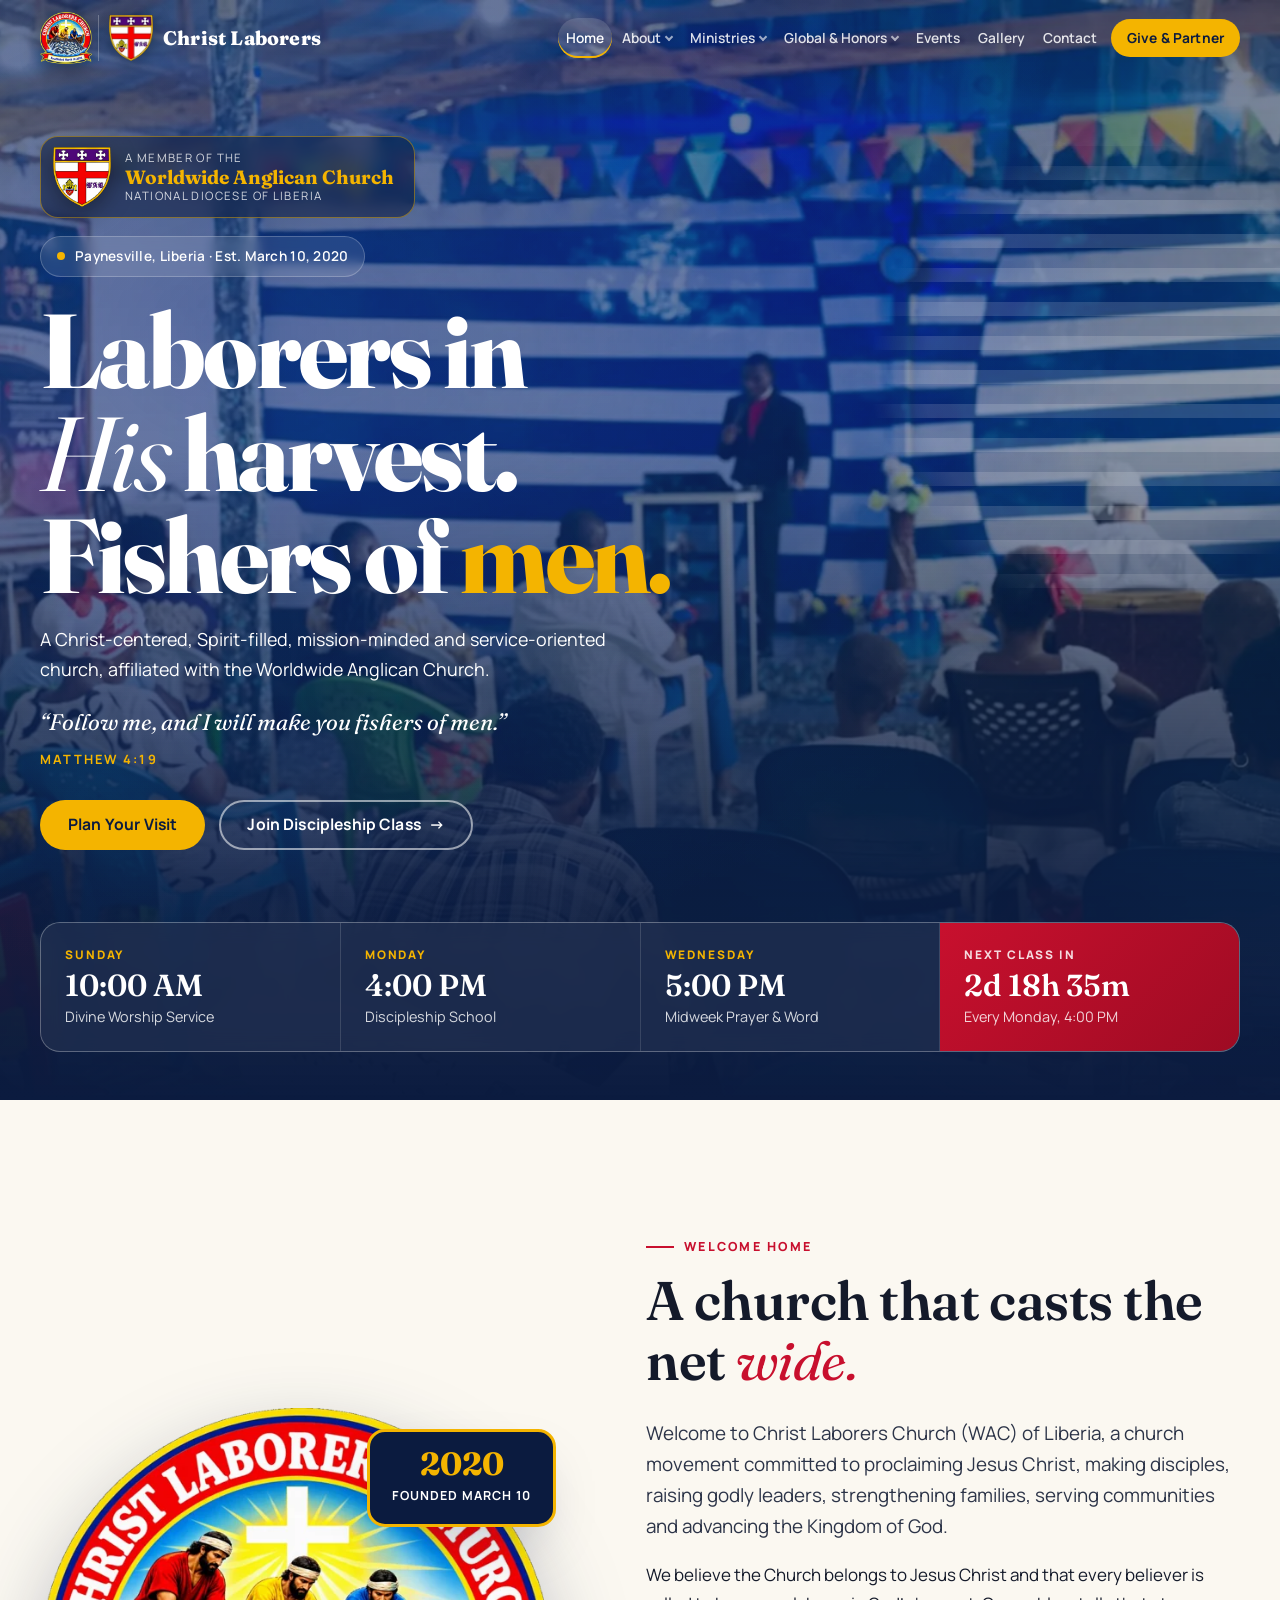
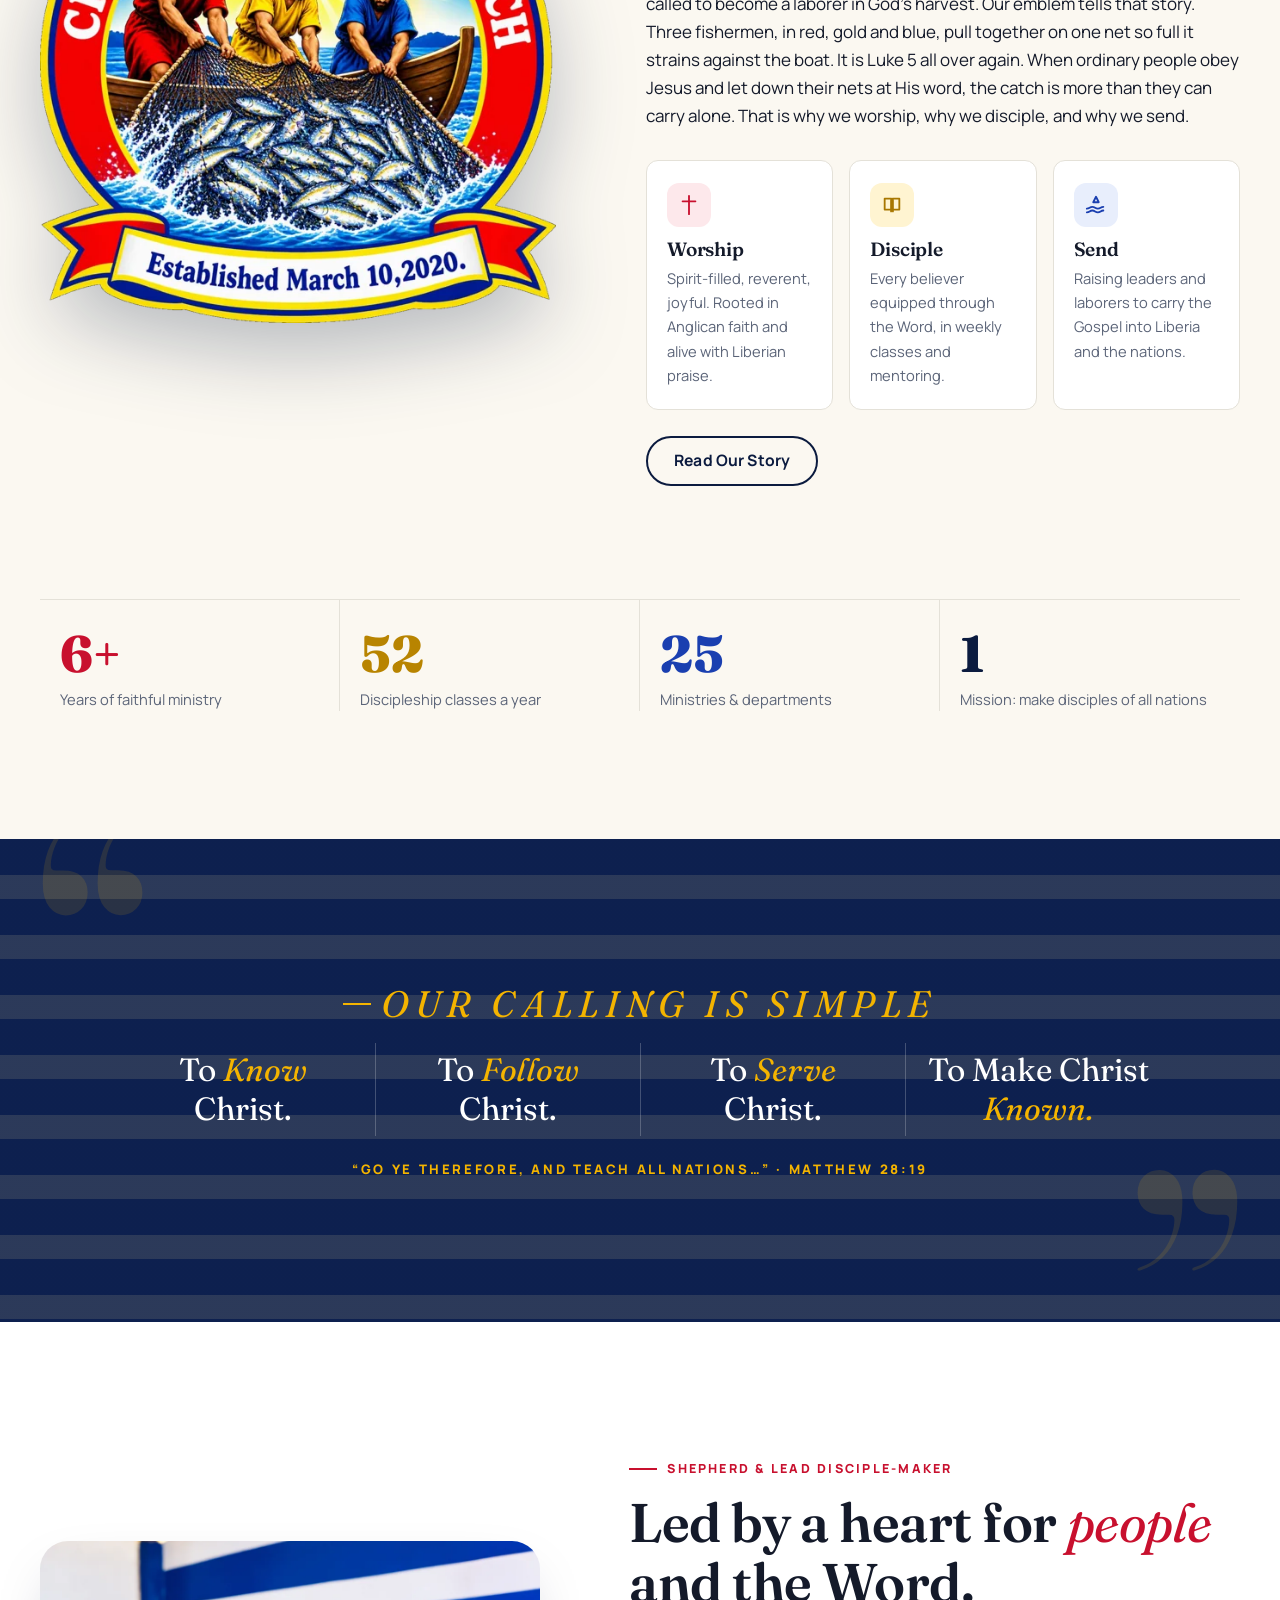
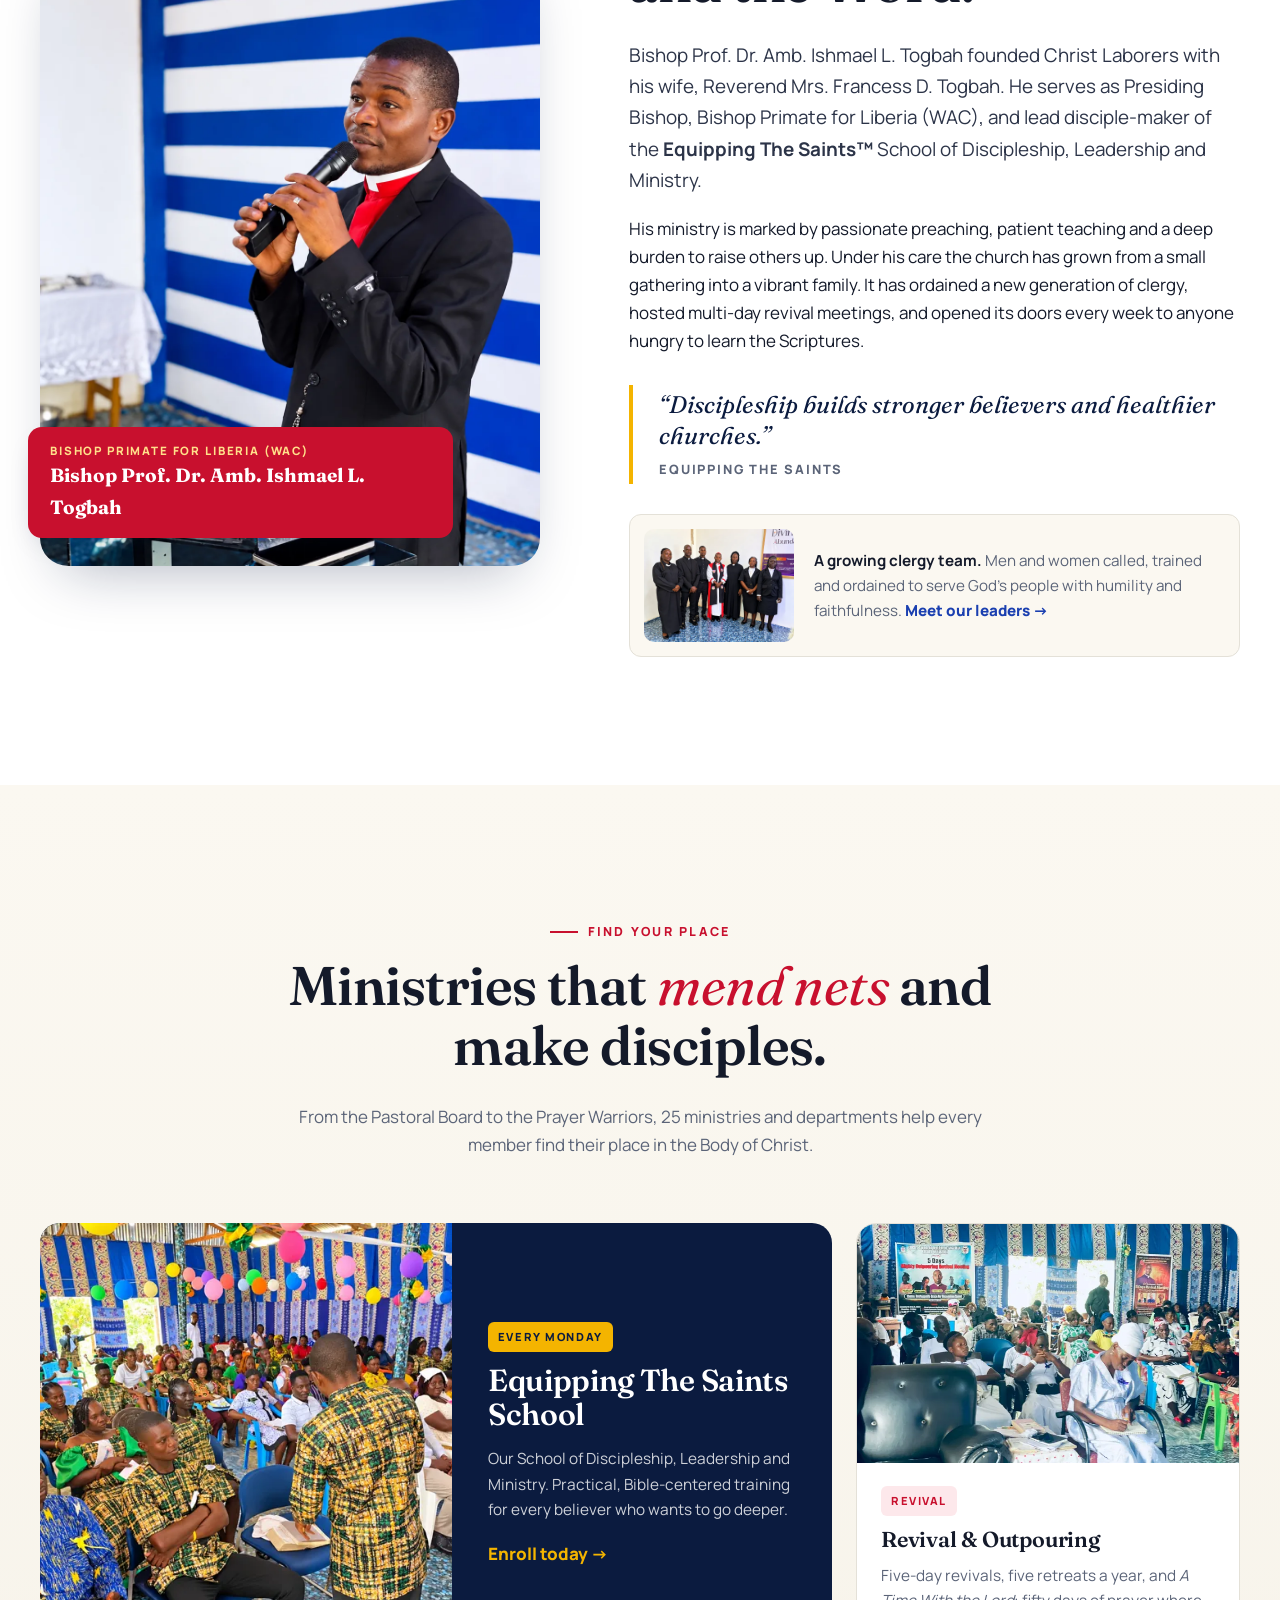
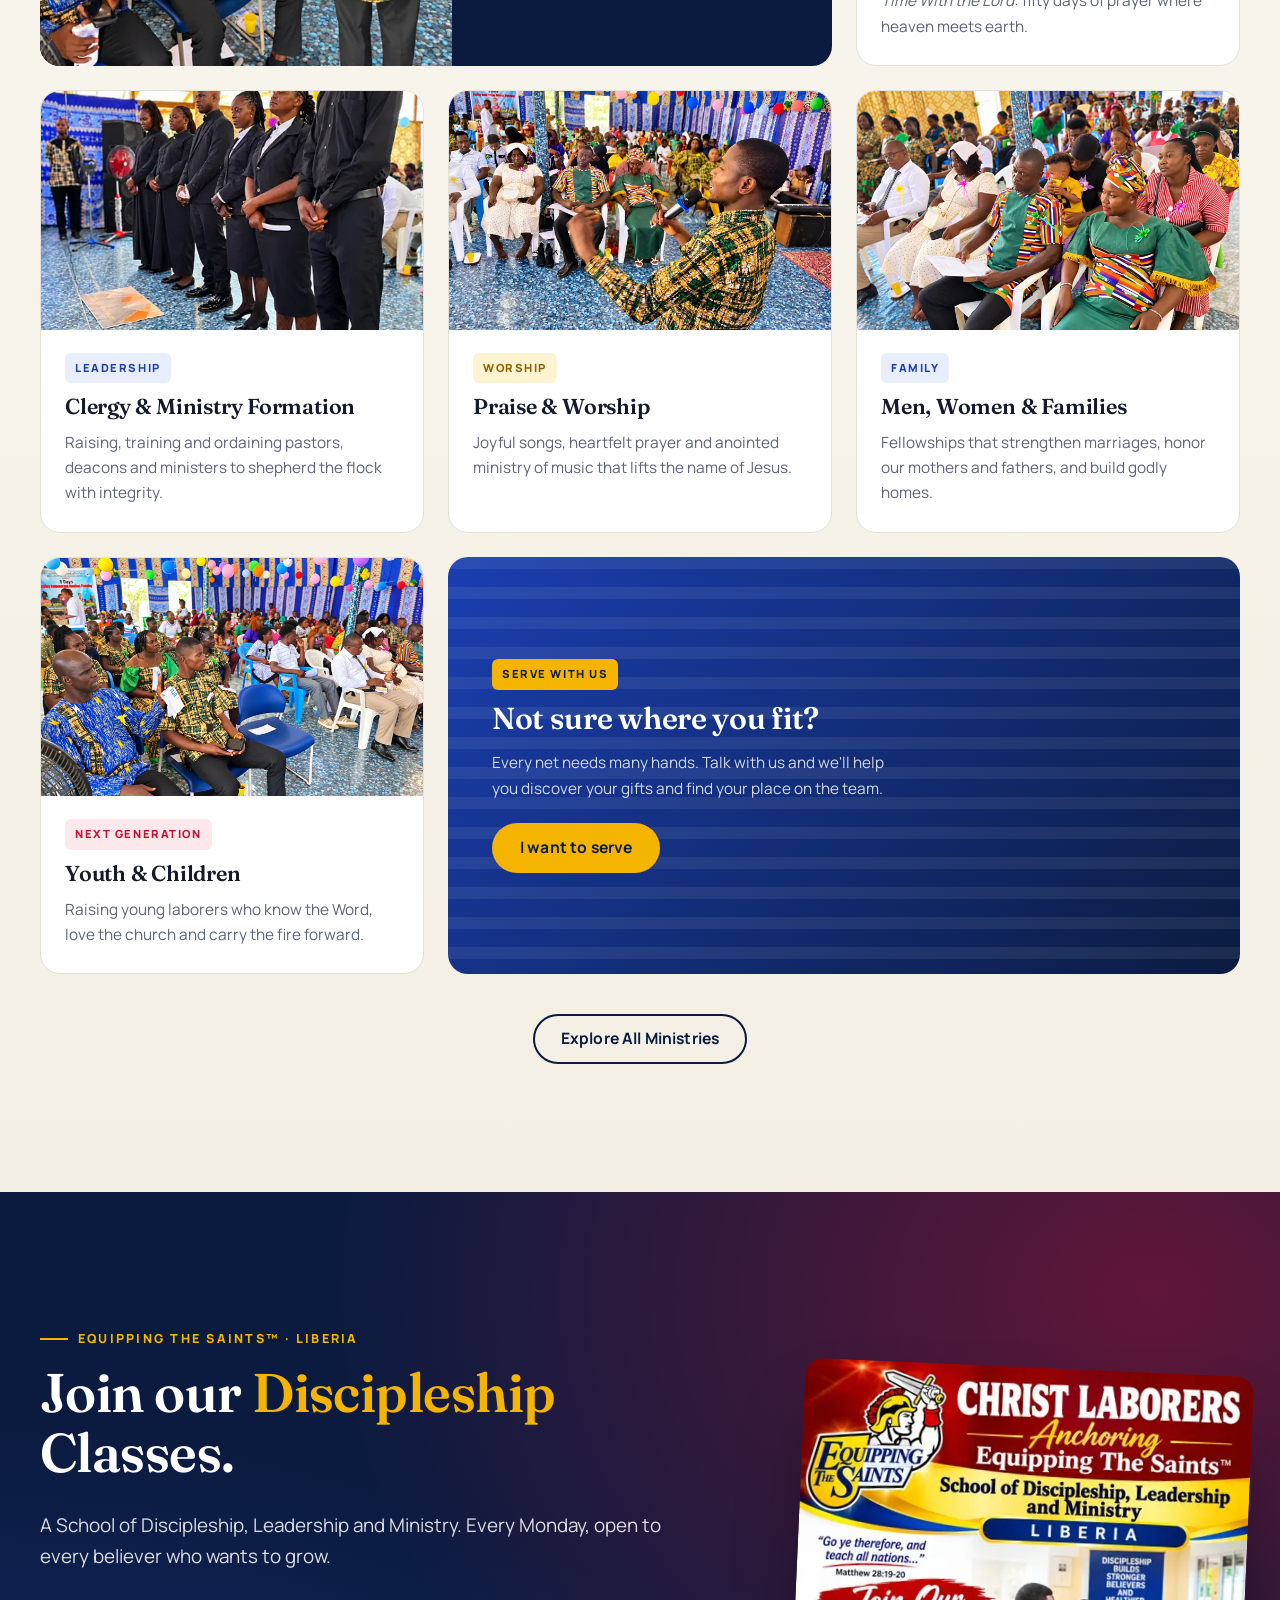
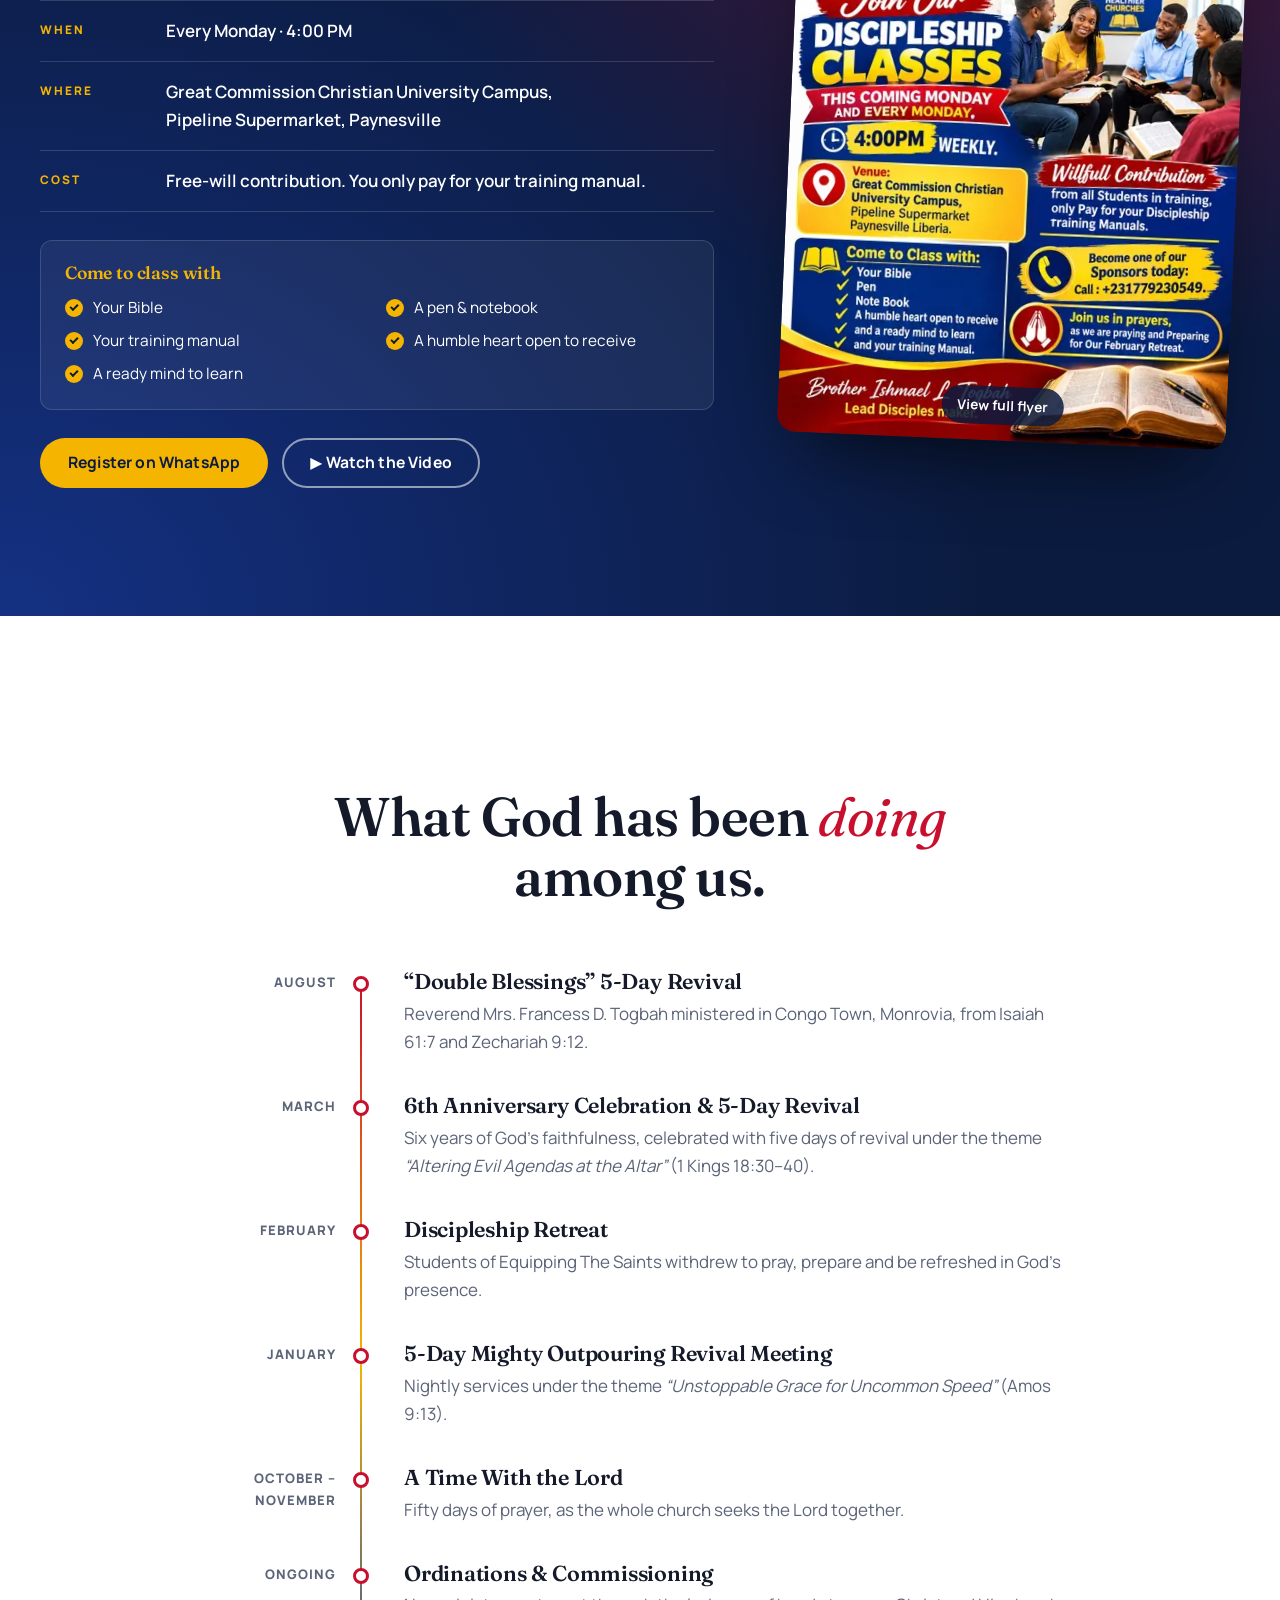
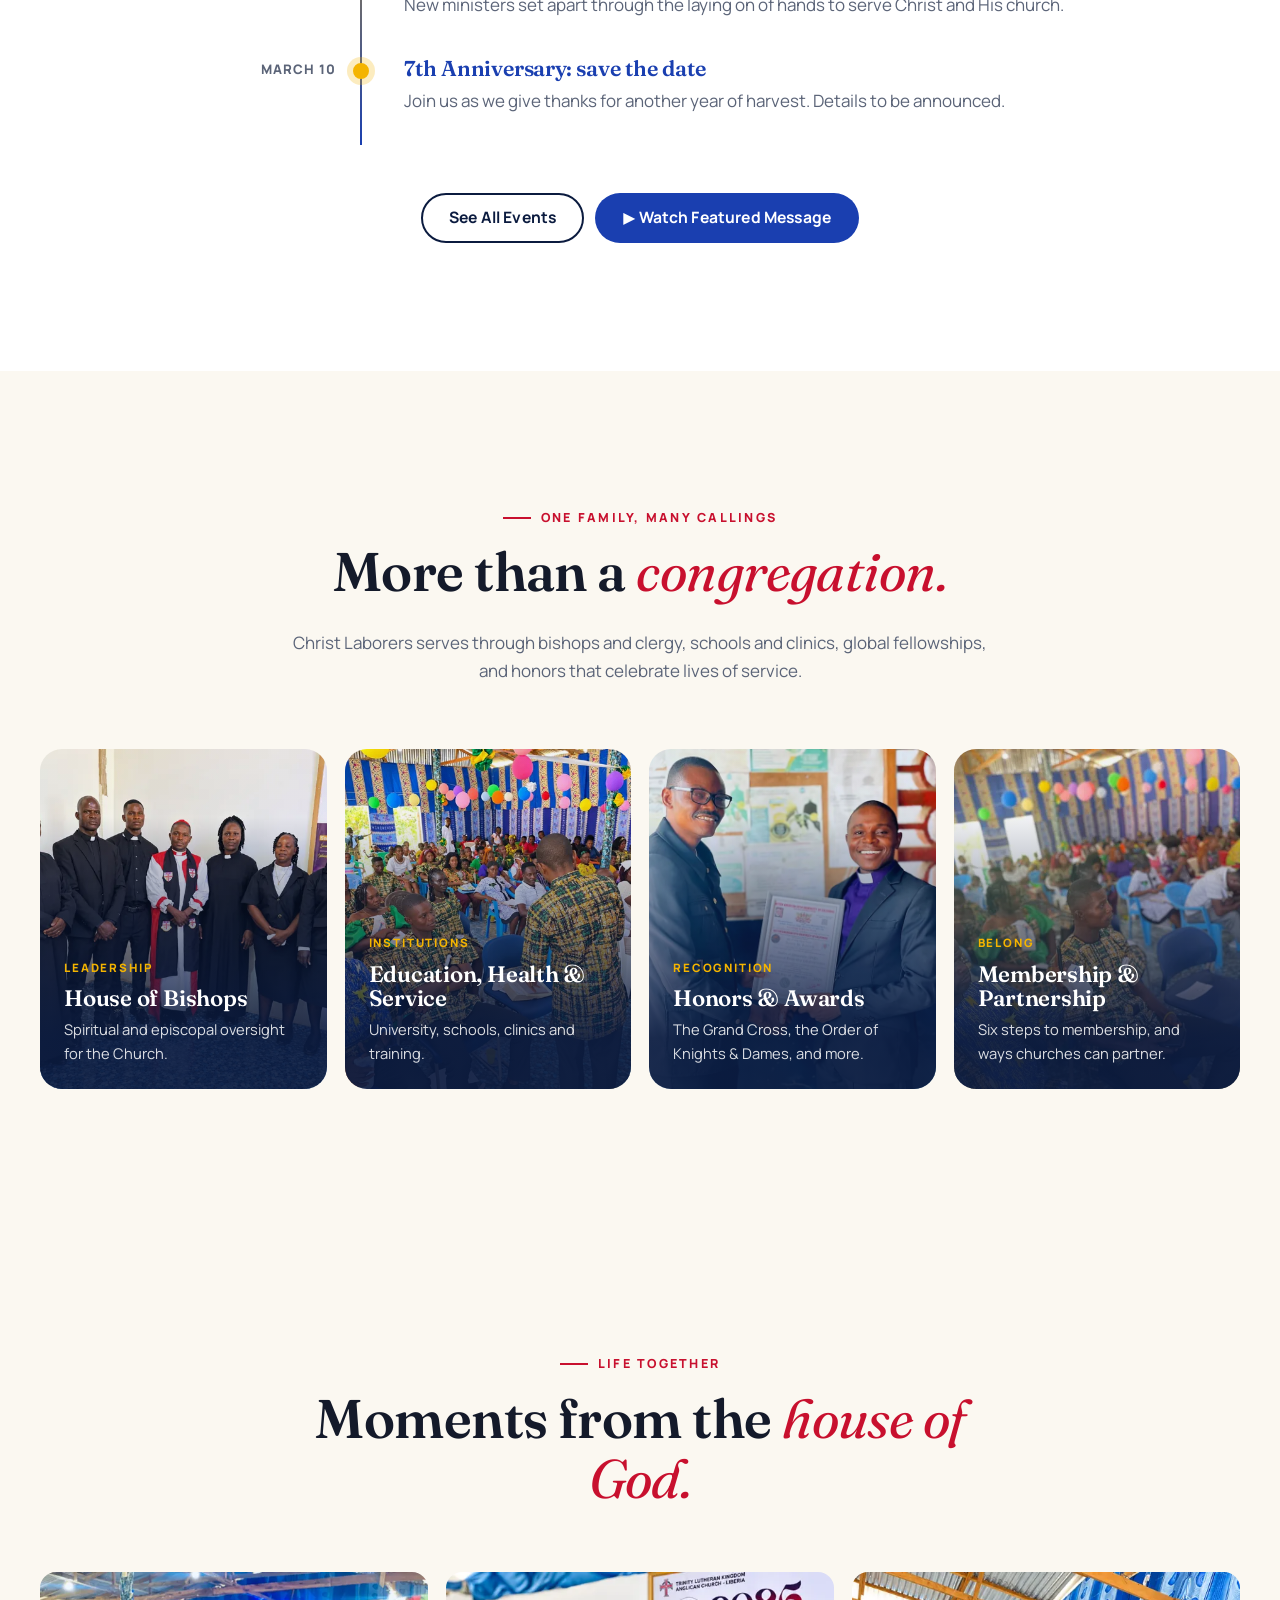
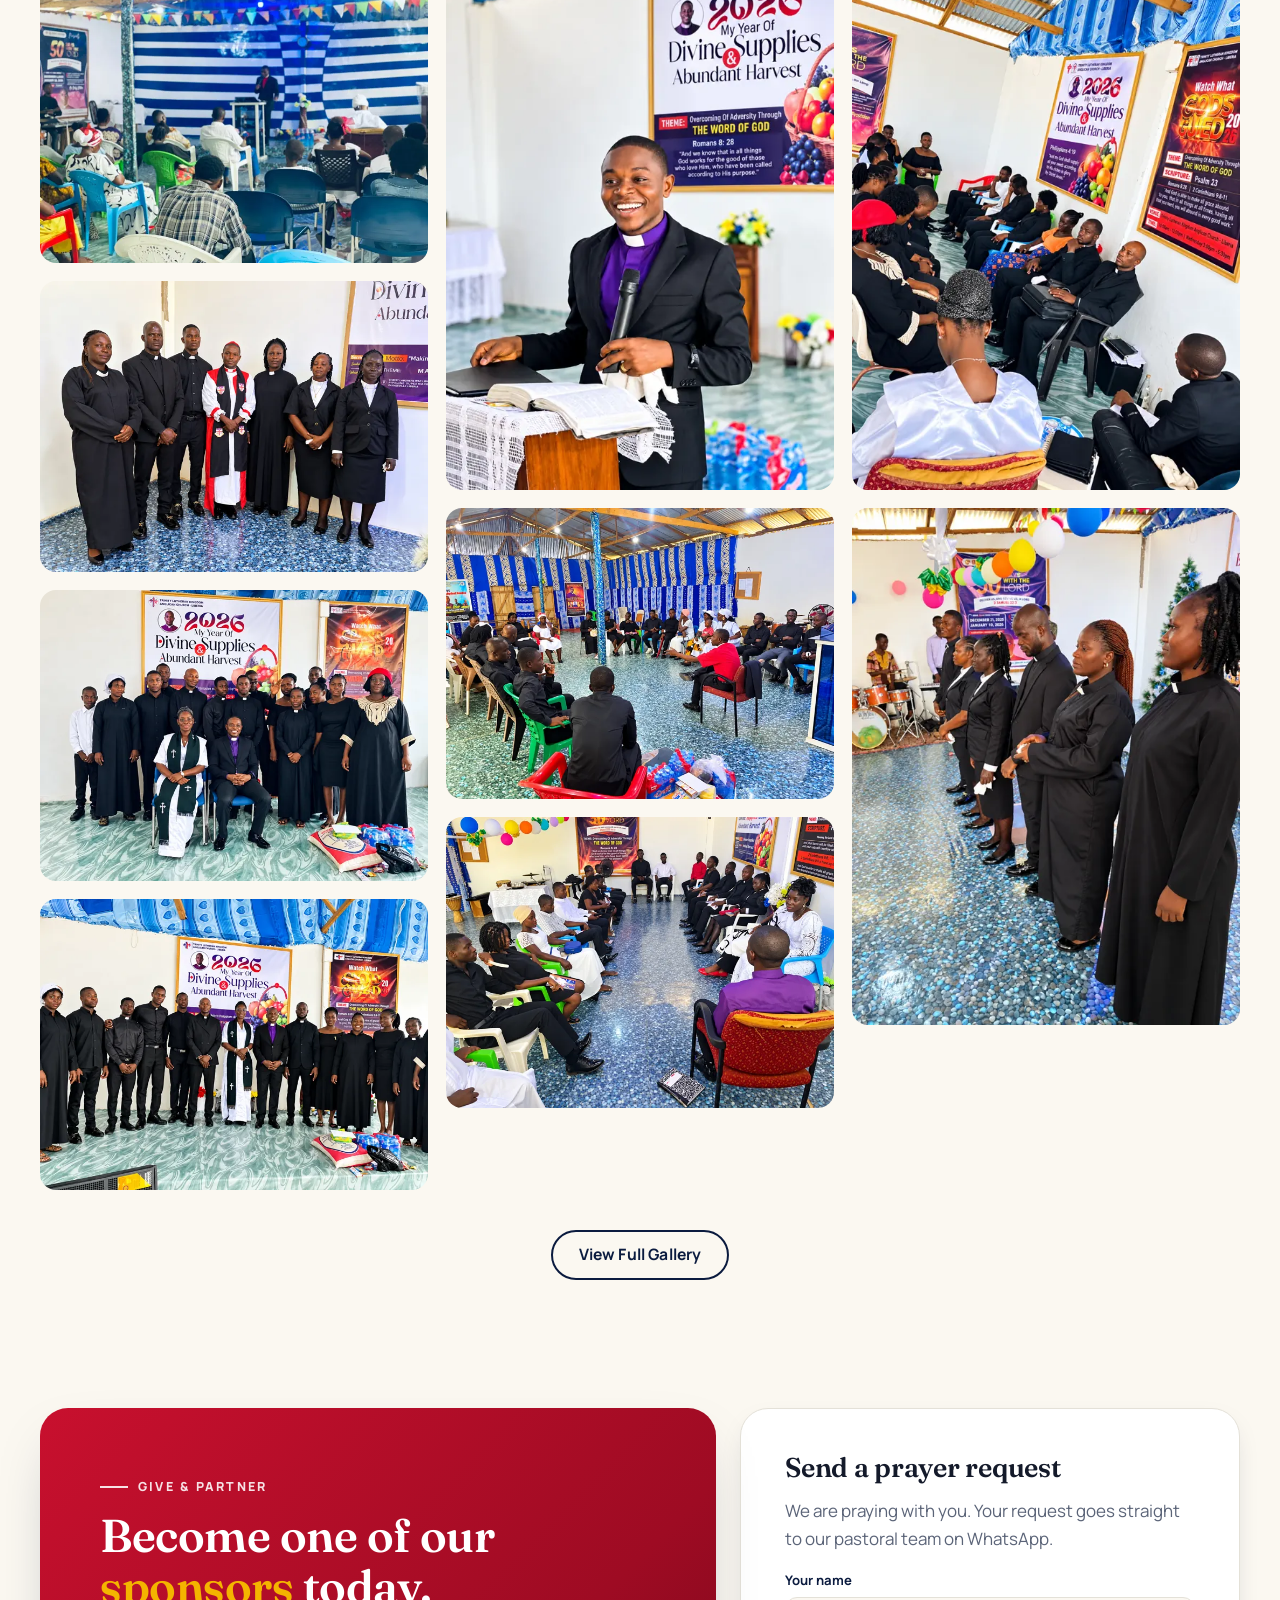
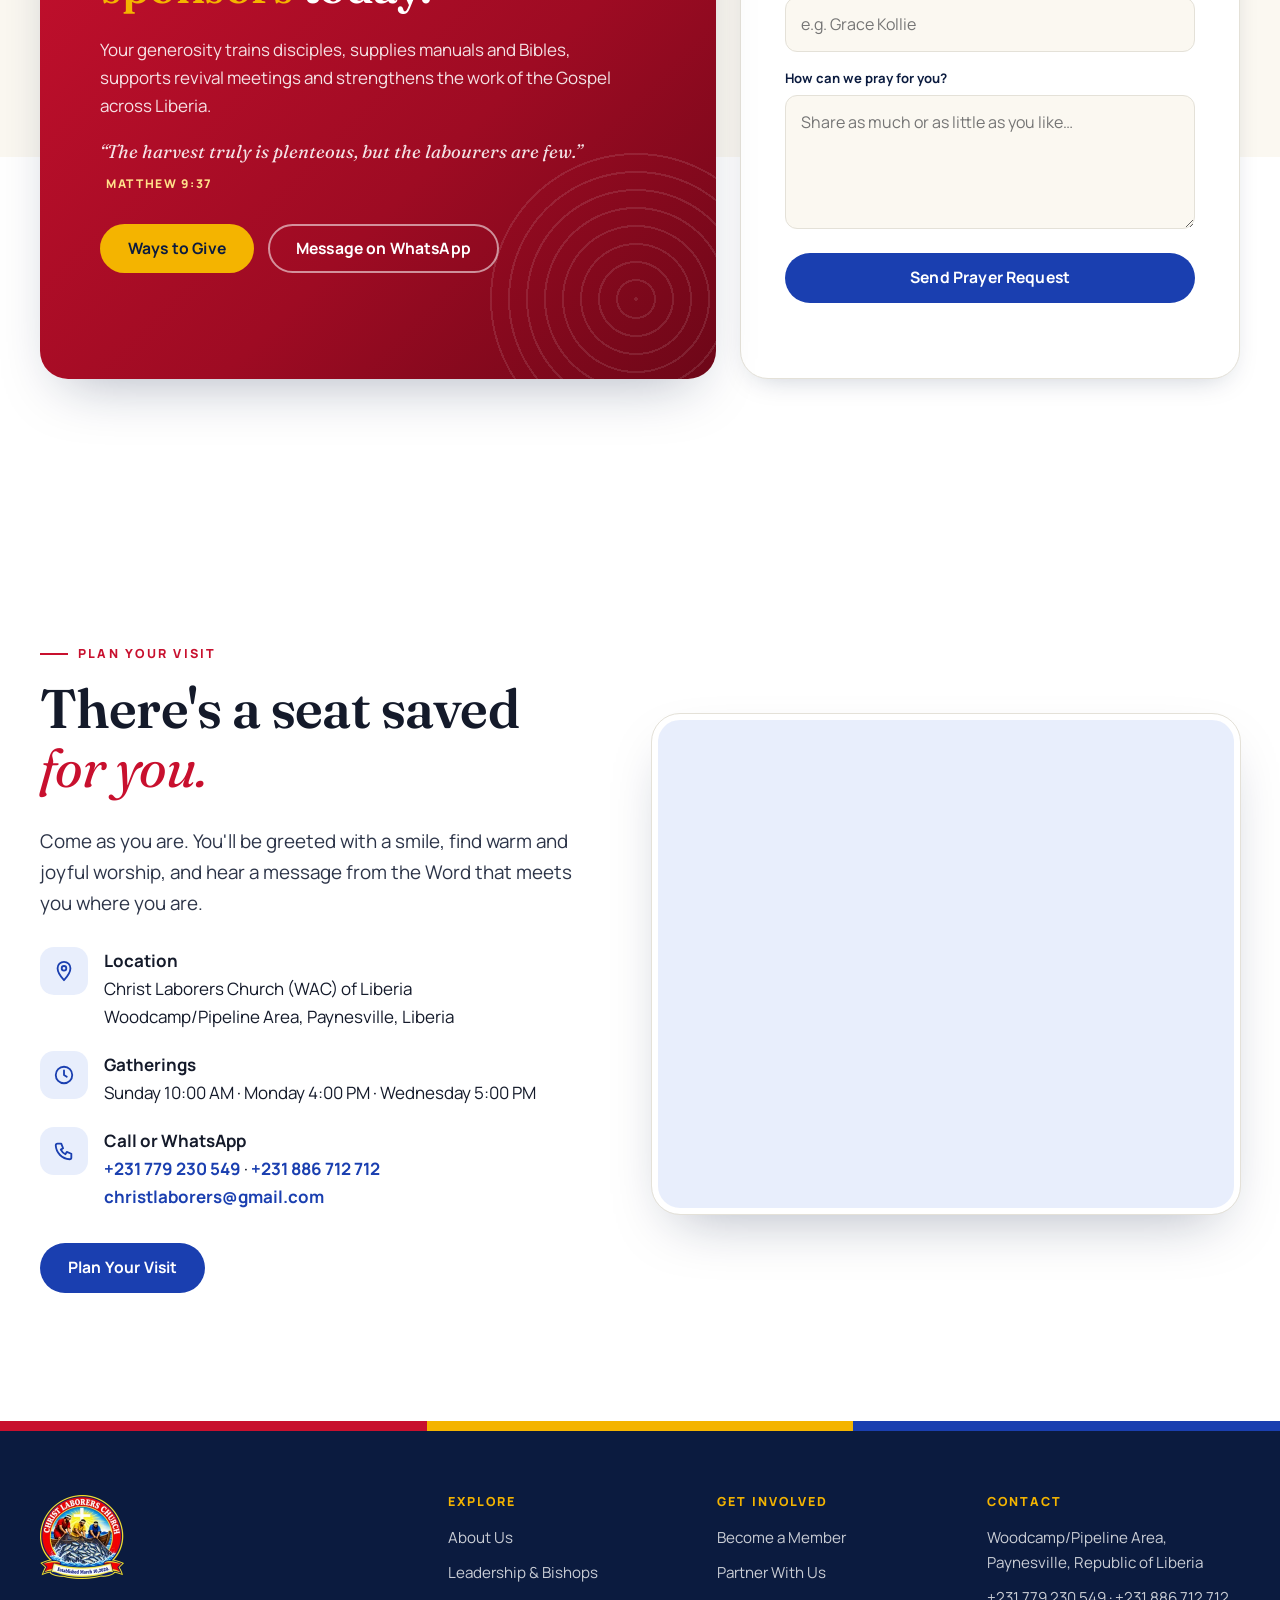
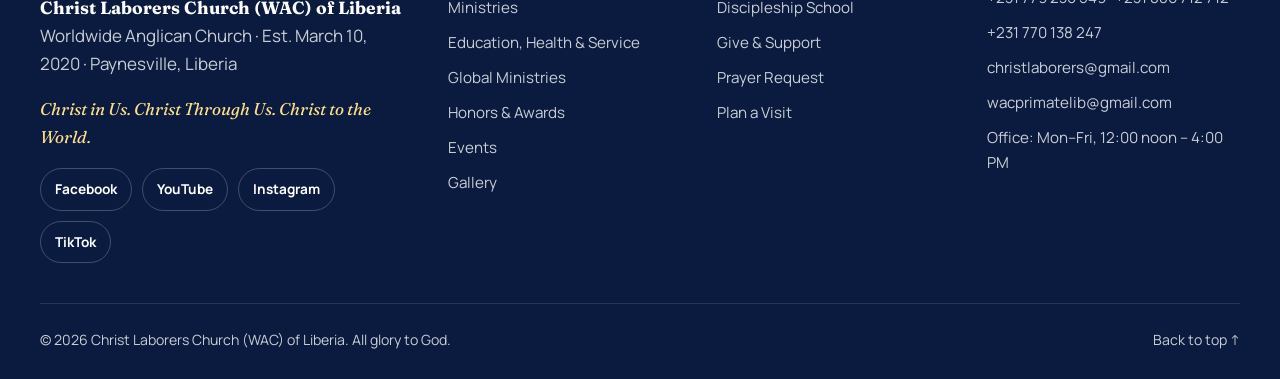
<file: index.html>
<!doctype html>
<html lang="en">
<head>
  <meta charset="utf-8">
  <meta name="viewport" content="width=device-width, initial-scale=1">
  <title>Christ Laborers Church | Paynesville, Liberia</title>
  <meta name="description" content="Christ Laborers Worldwide Anglican Church of Liberia in Paynesville. Sunday worship 10:00 AM, Equipping The Saints discipleship every Monday 4:00 PM. All are welcome.">
  <meta name="theme-color" content="#0b1b3f">
  <meta name="color-scheme" content="only light">
  <link rel="icon" type="image/png" href="assets/img/favicon.png">
  <link rel="apple-touch-icon" href="assets/img/logo-192.png">
  <meta property="og:type" content="website">
  <meta property="og:url" content="https://clwac-church.org/">
  <link rel="canonical" href="https://clwac-church.org/">
  <meta property="og:title" content="Christ Laborers Church | Paynesville, Liberia">
  <meta property="og:description" content="Fishers of men, laborers in the harvest. Join us for worship, discipleship and revival in Paynesville, Liberia.">
  <meta property="og:image" content="https://clwac-church.org/assets/img/og-image.jpg">
  <meta name="twitter:card" content="summary_large_image">
  <link rel="preconnect" href="https://fonts.googleapis.com">
  <link rel="preconnect" href="https://fonts.gstatic.com" crossorigin>
  <link href="https://fonts.googleapis.com/css2?family=Fraunces:ital,opsz,wght@0,9..144,400;0,9..144,600;0,9..144,800;1,9..144,400;1,9..144,600&family=Manrope:wght@400;500;600;700;800&display=swap" rel="stylesheet">
  <link rel="stylesheet" href="assets/css/styles.css?v=be0645e4">
  <script type="application/ld+json">
  {
    "@context": "https://schema.org",
    "@type": "Church",
    "name": "Christ Laborers Church (WAC) of Liberia",
    "alternateName": "Christ Laborers Worldwide Anglican Church of Liberia",
    "email": "christlaborers@gmail.com",
    "sameAs": ["https://www.instagram.com/christ_laborers/"],
    "foundingDate": "2020-03-10",
    "telephone": "+231779230549",
    "logo": "https://clwac-church.org/assets/img/logo.png",
    "url": "https://clwac-church.org/",
    "address": {
      "@type": "PostalAddress",
      "streetAddress": "Woodcamp/Pipeline Area",
      "addressLocality": "Paynesville",
      "addressCountry": "LR"
    }
  }
  </script>
</head>
<body>
  <a class="skip-link" href="#main">Skip to content</a>

  <!-- ============ HEADER (same on every page) ============ -->
  <header class="site-header" id="top">
    <div class="container header-inner">
      <a href="index.html" class="brand" aria-label="Christ Laborers Church (Worldwide Anglican Church) home">
        <img src="assets/img/logo-sm.webp" alt="" width="52" height="52">
        <img class="brand-shield" src="assets/img/wac-shield-sm.webp" alt="" width="50" height="52">
        <span class="brand-text">
          <strong>Christ Laborers</strong>
          <small>Worldwide Anglican Church</small>
        </span>
      </a>

      <nav class="nav" id="nav" aria-label="Main">
        <ul class="nav-links">
          <li class="nav-home"><a href="index.html" aria-current="page">Home</a></li>
          <li class="has-sub"><a href="about.html">About</a>
            <ul class="sub"><li><a href="about.html">About Us</a></li><li><a href="leadership.html">Leadership &amp; Bishops</a></li><li><a href="join.html">Membership &amp; Partnership</a></li></ul></li>
          <li class="has-sub"><a href="ministries.html">Ministries</a>
            <ul class="sub"><li><a href="ministries.html">Ministries &amp; Departments</a></li><li><a href="discipleship.html">Equipping The Saints School</a></li><li><a href="institutions.html">Education, Health &amp; Service</a></li></ul></li>
          <li class="has-sub"><a href="global.html">Global &amp; Honors</a>
            <ul class="sub"><li><a href="global.html">Global Ministries</a></li><li><a href="global.html#order">Order of Knights &amp; Dames</a></li><li><a href="global.html#honors">Honors &amp; Awards</a></li></ul></li>
          <li><a href="events.html">Events</a></li>
          <li><a href="gallery.html">Gallery</a></li>
          <li><a href="contact.html">Contact</a></li>
        </ul>
        <a href="give.html" class="btn btn-gold btn-sm nav-cta">Give &amp; Partner</a>
        <div class="nav-extra">
          <p>Sunday Worship 10:00 AM · Discipleship Mon 4:00 PM<br>Woodcamp/Pipeline Area, Paynesville</p>
          <div class="nav-extra-row">
            <a class="btn btn-ghost" href="tel:+231779230549">Call us</a>
            <a class="btn btn-ghost" href="https://wa.me/231779230549" target="_blank" rel="noopener">WhatsApp</a>
          </div>
        </div>
      </nav>

      <button class="nav-toggle" type="button" aria-controls="nav" aria-expanded="false" aria-label="Open menu">
        <span class="nt-label" aria-hidden="true"><span class="nt-open">Menu</span><span class="nt-close">Close</span></span>
        <span class="nt-icon" aria-hidden="true"><i></i><i></i><i></i></span>
      </button>
    </div>
  </header>

  <main id="main">

    <!-- ============ HERO ============ -->
    <section class="hero">
      <div class="hero-media" aria-hidden="true">
        <picture>
          <source media="(max-width: 720px)" srcset="assets/img/gallery/sanctuary-sermon-sm.webp">
          <img src="assets/img/gallery/sanctuary-sermon.webp" alt="" fetchpriority="high">
        </picture>
      </div>
      <div class="hero-stripes" aria-hidden="true"></div>

      <div class="container hero-content">
        <a class="wac-badge reveal" href="about.html">
          <img src="assets/img/wac-shield.webp" alt="Worldwide Anglican Church shield" width="72" height="75">
          <span><small>A member of the</small><strong>Worldwide Anglican Church</strong><small>National Diocese of Liberia</small></span>
        </a>
        <p class="eyebrow reveal"><span class="dot"></span> Paynesville, Liberia · Est. March 10, 2020</p>
        <h1 class="reveal">
          Laborers in <em>His</em> harvest.<br>
          Fishers of <span class="gold-text">men.</span>
        </h1>
        <p class="hero-tag reveal">A Christ-centered, Spirit-filled, mission-minded and service-oriented church, affiliated with the Worldwide Anglican Church.</p>
        <p class="hero-verse reveal">
          “Follow me, and I will make you fishers of men.”
          <cite>Matthew 4:19</cite>
        </p>
        <div class="hero-actions reveal">
          <a href="contact.html" class="btn btn-gold">Plan Your Visit</a>
          <a href="discipleship.html" class="btn btn-ghost">Join Discipleship Class <span aria-hidden="true">→</span></a>
        </div>
      </div>

      <div class="hero-times container reveal" aria-label="Weekly gatherings">
        <div class="time-card">
          <span class="time-day">Sunday</span>
          <span class="time-hour">10:00 AM</span>
          <span class="time-name">Divine Worship Service</span>
        </div>
        <div class="time-card">
          <span class="time-day">Monday</span>
          <span class="time-hour">4:00 PM</span>
          <span class="time-name">Discipleship School</span>
        </div>
        <div class="time-card">
          <span class="time-day">Wednesday</span>
          <span class="time-hour">5:00 PM</span>
          <span class="time-name">Midweek Prayer &amp; Word</span>
        </div>
        <div class="time-card time-card--live">
          <span class="time-day">Next class in</span>
          <span class="time-hour" id="countdown">—</span>
          <span class="time-name">Every Monday, 4:00 PM</span>
        </div>
      </div>
    </section>

    <!-- ============ WELCOME / ABOUT ============ -->
    <section class="section about" id="about">
      <div class="container about-grid">
        <div class="about-visual reveal">
          <img class="about-logo" src="assets/img/logo.webp" alt="Christ Laborers Church emblem: three fishermen hauling a full net beneath a radiant cross" loading="lazy" width="600" height="598">
          <div class="about-badge">
            <strong data-count="2020">2020</strong>
            <span>Founded March 10</span>
          </div>
        </div>

        <div class="about-copy">
          <p class="kicker reveal">Welcome Home</p>
          <h2 class="reveal">A church that casts the net <em>wide.</em></h2>
          <p class="lead reveal">
            Welcome to Christ Laborers Church (WAC) of Liberia, a church movement committed to proclaiming Jesus Christ,
            making disciples, raising godly leaders, strengthening families, serving communities and advancing the Kingdom of God.
          </p>
          <p class="reveal">
            We believe the Church belongs to Jesus Christ and that every believer is called to become a laborer in God's harvest.
            Our emblem tells that story. Three fishermen, in red, gold and blue, pull together on one net
            so full it strains against the boat. It is Luke 5 all over again. When ordinary people obey
            Jesus and let down their nets at His word, the catch is more than they can carry alone.
            That is why we worship, why we disciple, and why we send.
          </p>

          <div class="pillars reveal">
            <div class="pillar">
              <span class="pillar-icon" aria-hidden="true">
                <svg viewBox="0 0 24 24"><path d="M12 2v20M5 8h14" /></svg>
              </span>
              <h3>Worship</h3>
              <p>Spirit-filled, reverent, joyful. Rooted in Anglican faith and alive with Liberian praise.</p>
            </div>
            <div class="pillar">
              <span class="pillar-icon" aria-hidden="true">
                <svg viewBox="0 0 24 24"><path d="M4 5h7a2 2 0 0 1 2 2v12a2 2 0 0 0-2-2H4zM20 5h-7a2 2 0 0 0-2 2v12a2 2 0 0 1 2-2h7z" /></svg>
              </span>
              <h3>Disciple</h3>
              <p>Every believer equipped through the Word, in weekly classes and mentoring.</p>
            </div>
            <div class="pillar">
              <span class="pillar-icon" aria-hidden="true">
                <svg viewBox="0 0 24 24"><path d="M2 16c3 0 3-2 6-2s3 2 6 2 3-2 6-2M2 20c3 0 3-2 6-2s3 2 6 2 3-2 6-2M12 3l3 6H9z" /></svg>
              </span>
              <h3>Send</h3>
              <p>Raising leaders and laborers to carry the Gospel into Liberia and the nations.</p>
            </div>
          </div>
          <p class="reveal" style="margin-top:26px"><a class="btn btn-outline" href="about.html">Read Our Story</a></p>
        </div>
      </div>

      <div class="container stats reveal" aria-label="Church at a glance">
        <div class="stat"><strong><span data-count="6">6</span>+</strong><span>Years of faithful ministry</span></div>
        <div class="stat"><strong><span data-count="52">52</span></strong><span>Discipleship classes a year</span></div>
        <div class="stat"><strong><span data-count="25">25</span></strong><span>Ministries &amp; departments</span></div>
        <div class="stat"><strong>1</strong><span>Mission: make disciples of all nations</span></div>
      </div>
    </section>

    <!-- ============ STRIPE BAND / SCRIPTURE ============ -->
    <section class="scripture-band" aria-label="Our calling">
      <div class="container">
        <p class="kicker kicker-light reveal" style="justify-content:center">Our calling is simple</p>
        <div class="calling-lines reveal">
          <span>To <em>Know</em> Christ.</span><span>To <em>Follow</em> Christ.</span><span>To <em>Serve</em> Christ.</span><span>To Make Christ <em>Known.</em></span>
        </div>
        <cite class="reveal">“Go ye therefore, and teach all nations…” · Matthew 28:19</cite>
      </div>
    </section>

    <!-- ============ LEADERSHIP ============ -->
    <section class="section leadership" id="leadership">
      <div class="container leader-grid">
        <div class="leader-photo reveal">
          <img src="assets/img/gallery/bishop-preaching-hd.webp" alt="Bishop Prof. Dr. Amb. Ishmael L. Togbah preaching with a microphone before the blue-and-white sanctuary wall" loading="lazy" width="1200" height="1600">
          <div class="leader-tag">
            <span>Bishop Primate for Liberia (WAC)</span>
            <strong>Bishop Prof. Dr. Amb. Ishmael L. Togbah</strong>
          </div>
        </div>

        <div class="leader-copy">
          <p class="kicker reveal">Shepherd &amp; Lead Disciple-Maker</p>
          <h2 class="reveal">Led by a heart for <em>people</em> and the Word.</h2>
          <p class="lead reveal">
            Bishop Prof. Dr. Amb. Ishmael L. Togbah founded Christ Laborers with his wife, Reverend Mrs. Francess D. Togbah. He serves as Presiding Bishop, Bishop Primate for Liberia (WAC), and lead disciple-maker
            of the <strong>Equipping The Saints™</strong> School of Discipleship, Leadership and Ministry.
          </p>
          <p class="reveal">
            His ministry is marked by passionate preaching, patient teaching and a deep burden to raise
            others up. Under his care the church has grown from a small gathering into a vibrant family.
            It has ordained a new generation of clergy, hosted multi-day revival meetings, and opened
            its doors every week to anyone hungry to learn the Scriptures.
          </p>

          <figure class="pull-quote reveal">
            <blockquote>“Discipleship builds stronger believers and healthier churches.”</blockquote>
            <figcaption>Equipping The Saints</figcaption>
          </figure>

          <div class="clergy-strip reveal">
            <img src="assets/img/gallery/clergy-team-sm.webp" alt="The Bishop in red and white vestments standing with newly ordained clergy" loading="lazy">
            <p><strong>A growing clergy team.</strong> Men and women called, trained and ordained to serve
            God's people with humility and faithfulness. <a class="text-link" style="color:var(--blue)" href="leadership.html">Meet our leaders →</a></p>
          </div>
        </div>
      </div>
    </section>

    <!-- ============ MINISTRIES ============ -->
    <section class="section ministries" id="ministries">
      <div class="container">
        <div class="section-head">
          <p class="kicker reveal">Find Your Place</p>
          <h2 class="reveal">Ministries that <em>mend nets</em> and make disciples.</h2>
          <p class="reveal">From the Pastoral Board to the Prayer Warriors, 25 ministries and departments help every member find their place in the Body of Christ.</p>
        </div>

        <div class="ministry-grid">
          <article class="ministry-card ministry-card--feature reveal">
            <img src="assets/img/gallery/bible-teaching-hd-sm.webp" alt="A teacher with an open Bible guiding a congregation" loading="lazy">
            <div class="ministry-body">
              <span class="tag">Every Monday</span>
              <h3>Equipping The Saints School</h3>
              <p>Our School of Discipleship, Leadership and Ministry. Practical, Bible-centered training for every believer who wants to go deeper.</p>
              <a href="discipleship.html" class="text-link">Enroll today →</a>
            </div>
          </article>

          <article class="ministry-card reveal">
            <img src="assets/img/gallery/revival-congregation-sm.webp" alt="Congregation gathered for a revival meeting" loading="lazy">
            <div class="ministry-body">
              <span class="tag tag-red">Revival</span>
              <h3>Revival &amp; Outpouring</h3>
              <p>Five-day revivals, five retreats a year, and <em>A Time With the Lord</em>: fifty days of prayer where heaven meets earth.</p>
            </div>
          </article>

          <article class="ministry-card reveal">
            <img src="assets/img/gallery/ordinands-prayer-hd-sm.webp" alt="Ordinands in black standing in prayer" loading="lazy">
            <div class="ministry-body">
              <span class="tag tag-blue">Leadership</span>
              <h3>Clergy &amp; Ministry Formation</h3>
              <p>Raising, training and ordaining pastors, deacons and ministers to shepherd the flock with integrity.</p>
            </div>
          </article>

          <article class="ministry-card reveal">
            <img src="assets/img/gallery/worship-leader-hd-sm.webp" alt="A worship leader singing into a microphone before the congregation" loading="lazy">
            <div class="ministry-body">
              <span class="tag tag-gold">Worship</span>
              <h3>Praise &amp; Worship</h3>
              <p>Joyful songs, heartfelt prayer and anointed ministry of music that lifts the name of Jesus.</p>
            </div>
          </article>

          <article class="ministry-card reveal">
            <img src="assets/img/gallery/front-row-worshippers-hd-sm.webp" alt="Families seated together during a celebration service" loading="lazy">
            <div class="ministry-body">
              <span class="tag tag-blue">Family</span>
              <h3>Men, Women &amp; Families</h3>
              <p>Fellowships that strengthen marriages, honor our mothers and fathers, and build godly homes.</p>
            </div>
          </article>

          <article class="ministry-card reveal">
            <img src="assets/img/gallery/celebration-service-hd-sm.webp" alt="Young people and children at a church celebration" loading="lazy">
            <div class="ministry-body">
              <span class="tag tag-red">Next Generation</span>
              <h3>Youth &amp; Children</h3>
              <p>Raising young laborers who know the Word, love the church and carry the fire forward.</p>
            </div>
          </article>

          <article class="ministry-card ministry-card--cta reveal">
            <div class="ministry-body">
              <span class="tag">Serve With Us</span>
              <h3>Not sure where you fit?</h3>
              <p>Every net needs many hands. Talk with us and we'll help you discover your gifts and find your place on the team.</p>
              <a class="btn btn-gold" href="https://wa.me/231779230549?text=Hello%2C%20I%20would%20like%20to%20serve%20at%20Christ%20Laborers%20Church." target="_blank" rel="noopener">I want to serve</a>
            </div>
          </article>
        </div>
        <div class="section-more reveal"><a class="btn btn-outline" href="ministries.html">Explore All Ministries</a></div>
      </div>
    </section>

    <!-- ============ DISCIPLESHIP ============ -->
    <section class="section discipleship" id="discipleship">
      <div class="container disc-grid">
        <div class="disc-copy">
          <p class="kicker kicker-light reveal">Equipping The Saints™ · Liberia</p>
          <h2 class="reveal">Join our <span class="gold-text">Discipleship</span> Classes.</h2>
          <p class="lead reveal">A School of Discipleship, Leadership and Ministry. Every Monday, open to every believer who wants to grow.</p>

          <dl class="disc-facts reveal">
            <div>
              <dt>When</dt>
              <dd>Every Monday · 4:00 PM</dd>
            </div>
            <div>
              <dt>Where</dt>
              <dd>Great Commission Christian University Campus,<br>Pipeline Supermarket, Paynesville</dd>
            </div>
            <div>
              <dt>Cost</dt>
              <dd>Free-will contribution. You only pay for your training manual.</dd>
            </div>
          </dl>

          <div class="bring reveal">
            <h3>Come to class with</h3>
            <ul class="checklist">
              <li>Your Bible</li>
              <li>A pen &amp; notebook</li>
              <li>Your training manual</li>
              <li>A humble heart open to receive</li>
              <li>A ready mind to learn</li>
            </ul>
          </div>

          <div class="disc-actions reveal">
            <a class="btn btn-gold" href="https://wa.me/231779230549?text=Hello%2C%20I%20would%20like%20to%20join%20the%20Equipping%20The%20Saints%20discipleship%20class." target="_blank" rel="noopener">Register on WhatsApp</a>
            <a class="btn btn-ghost" href="discipleship.html#video">▶ Watch the Video</a>
          </div>
        </div>

        <div class="disc-flyer reveal">
          <button class="flyer-btn" data-lightbox="assets/img/gallery/discipleship-flyer.webp" data-caption="Equipping The Saints — Discipleship Classes flyer">
            <img src="assets/img/gallery/discipleship-flyer-sm.webp" alt="Flyer: Join our Discipleship Classes, every Monday at 4:00 PM, led by Ishmael L. Togbah, Lead Disciple-Maker" loading="lazy">
            <span class="flyer-zoom">View full flyer</span>
          </button>
        </div>
      </div>
    </section>

    <!-- ============ HIGHLIGHTS / EVENTS ============ -->
    <section class="section events" id="events">
      <div class="container">
        <div class="section-head">
          <p class="kicker reveal">Seasons of Grace</p>
          <h2 class="reveal">What God has been <em>doing</em> among us.</h2>
        </div>

        <ol class="timeline">
          <li class="reveal">
            <time>August</time>
            <h3>“Double Blessings” 5-Day Revival</h3>
            <p>Reverend Mrs. Francess D. Togbah ministered in Congo Town, Monrovia, from Isaiah 61:7 and Zechariah 9:12.</p>
          </li>
          <li class="reveal">
            <time>March</time>
            <h3>6th Anniversary Celebration &amp; 5-Day Revival</h3>
            <p>Six years of God's faithfulness, celebrated with five days of revival under the theme
              <em>“Altering Evil Agendas at the Altar”</em> (1 Kings 18:30–40).</p>
          </li>
          <li class="reveal">
            <time>February</time>
            <h3>Discipleship Retreat</h3>
            <p>Students of Equipping The Saints withdrew to pray, prepare and be refreshed in God's presence.</p>
          </li>
          <li class="reveal">
            <time>January</time>
            <h3>5-Day Mighty Outpouring Revival Meeting</h3>
            <p>Nightly services under the theme <em>“Unstoppable Grace for Uncommon Speed”</em> (Amos 9:13).</p>
          </li>
          <li class="reveal">
            <time>October – November</time>
            <h3>A Time With the Lord</h3>
            <p>Fifty days of prayer, as the whole church seeks the Lord together.</p>
          </li>
          <li class="reveal">
            <time>Ongoing</time>
            <h3>Ordinations &amp; Commissioning</h3>
            <p>New ministers set apart through the laying on of hands to serve Christ and His church.</p>
          </li>
          <li class="reveal is-next">
            <time>March 10</time>
            <h3>7th Anniversary: save the date</h3>
            <p>Join us as we give thanks for another year of harvest. Details to be announced.</p>
          </li>
        </ol>
        <div class="section-more reveal"><a class="btn btn-outline" href="events.html">See All Events</a> <a class="btn btn-blue" href="events.html#featured-message">▶ Watch Featured Message</a></div>
      </div>
    </section>

    <!-- ============ FAMILY OF MINISTRIES ============ -->
    <section class="section bg-ivory">
      <div class="container">
        <div class="section-head">
          <p class="kicker reveal">One Family, Many Callings</p>
          <h2 class="reveal">More than a <em>congregation.</em></h2>
          <p class="reveal">Christ Laborers serves through bishops and clergy, schools and clinics, global fellowships, and honors that celebrate lives of service.</p>
        </div>
        <div class="family-grid">
          <a class="family-card reveal" href="leadership.html#house-of-bishops"><img src="assets/img/gallery/clergy-team-sm.webp" alt="" loading="lazy"><div><span>Leadership</span><h3>House of Bishops</h3><p>Spiritual and episcopal oversight for the Church.</p></div></a>
          <a class="family-card reveal" href="institutions.html"><img src="assets/img/gallery/bible-teaching-hd-sm.webp" alt="" loading="lazy"><div><span>Institutions</span><h3>Education, Health &amp; Service</h3><p>University, schools, clinics and training.</p></div></a>
          <a class="family-card reveal" href="global.html#honors"><img src="assets/img/gallery/honorary-presentation-sm.webp" alt="" loading="lazy" style="object-position:center 20%"><div><span>Recognition</span><h3>Honors &amp; Awards</h3><p>The Grand Cross, the Order of Knights &amp; Dames, and more.</p></div></a>
          <a class="family-card reveal" href="join.html"><img src="assets/img/gallery/celebration-crowd-sm.webp" alt="" loading="lazy"><div><span>Belong</span><h3>Membership &amp; Partnership</h3><p>Six steps to membership, and ways churches can partner.</p></div></a>
        </div>
      </div>
    </section>

    <!-- ============ GALLERY ============ -->
    <section class="section gallery" id="gallery">
      <div class="container">
        <div class="section-head">
          <p class="kicker reveal">Life Together</p>
          <h2 class="reveal">Moments from the <em>house of God.</em></h2>
        </div>

        <div class="masonry" id="masonry" data-limit="9">
          <!-- Populated by main.js from the GALLERY list -->
        </div>
        <div class="section-more reveal"><a class="btn btn-outline" href="gallery.html">View Full Gallery</a></div>
      </div>
    </section>

    <!-- ============ GIVE ============ -->
    <section class="section give" id="give">
      <div class="container give-grid">
        <div class="give-card reveal">
          <p class="kicker kicker-light">Give &amp; Partner</p>
          <h2>Become one of our <span class="gold-text">sponsors</span> today.</h2>
          <p>Your generosity trains disciples, supplies manuals and Bibles, supports revival meetings
            and strengthens the work of the Gospel across Liberia.</p>
          <p class="give-verse">“The harvest truly is plenteous, but the labourers are few.” <cite>Matthew 9:37</cite></p>
          <div class="give-actions">
            <a class="btn btn-gold" href="give.html">Ways to Give</a>
            <a class="btn btn-ghost" href="https://wa.me/231779230549?text=Hello%2C%20I%20would%20like%20to%20partner%20with%20Christ%20Laborers%20Church." target="_blank" rel="noopener">Message on WhatsApp</a>
          </div>
        </div>

        <div class="prayer-card reveal" id="prayer">
          <h3>Send a prayer request</h3>
          <p>We are praying with you. Your request goes straight to our pastoral team on WhatsApp.</p>
          <form class="wa-form" data-intro="Prayer request:" novalidate>
            <label>
              <span>Your name</span>
              <input type="text" name="Name" autocomplete="name" placeholder="e.g. Grace Kollie">
            </label>
            <label>
              <span>How can we pray for you?</span>
              <textarea name="Request" rows="4" required placeholder="Share as much or as little as you like…"></textarea>
            </label>
            <button class="btn btn-blue" type="submit">Send Prayer Request</button>
            <p class="form-note" role="status" aria-live="polite"></p>
          </form>
        </div>
      </div>
    </section>

    <!-- ============ VISIT ============ -->
    <section class="section visit" id="visit">
      <div class="container visit-grid">
        <div class="visit-copy">
          <p class="kicker reveal">Plan Your Visit</p>
          <h2 class="reveal">There's a seat saved <em>for you.</em></h2>
          <p class="lead reveal">Come as you are. You'll be greeted with a smile, find warm and joyful worship, and hear a message from the Word that meets you where you are.</p>

          <ul class="visit-list reveal">
            <li>
              <span class="vi" aria-hidden="true"><svg viewBox="0 0 24 24"><path d="M12 22s7-7.5 7-13a7 7 0 1 0-14 0c0 5.5 7 13 7 13z"/><circle cx="12" cy="9" r="2.5"/></svg></span>
              <div><strong>Location</strong><br>Christ Laborers Church (WAC) of Liberia<br>Woodcamp/Pipeline Area, Paynesville, Liberia</div>
            </li>
            <li>
              <span class="vi" aria-hidden="true"><svg viewBox="0 0 24 24"><circle cx="12" cy="12" r="9"/><path d="M12 7v5l3 2"/></svg></span>
              <div><strong>Gatherings</strong><br>Sunday 10:00 AM · Monday 4:00 PM · Wednesday 5:00 PM</div>
            </li>
            <li>
              <span class="vi" aria-hidden="true"><svg viewBox="0 0 24 24"><path d="M5 4h4l2 5-2.5 1.5a11 11 0 0 0 5 5L15 13l5 2v4a2 2 0 0 1-2 2A16 16 0 0 1 3 6a2 2 0 0 1 2-2"/></svg></span>
              <div><strong>Call or WhatsApp</strong><br><a href="tel:+231779230549">+231 779 230 549</a> · <a href="tel:+231886712712">+231 886 712 712</a><br><a href="mailto:christlaborers@gmail.com">christlaborers@gmail.com</a></div>
            </li>
          </ul>

          <div class="reveal">
            <a class="btn btn-blue" href="contact.html">Plan Your Visit</a>
          </div>
        </div>

        <div class="map-wrap reveal">
          <iframe title="Map showing Pipeline Supermarket, Paynesville, Liberia" loading="lazy" referrerpolicy="no-referrer-when-downgrade"
            src="https://maps.google.com/maps?q=Pipeline%20Supermarket%20Paynesville%20Liberia&z=14&output=embed"></iframe>
        </div>
      </div>
    </section>
  </main>

  <!-- ============ FOOTER (same on every page) ============ -->
  <footer class="site-footer">
    <div class="footer-stripes" aria-hidden="true"></div>
    <div class="container footer-grid">
      <div class="footer-brand">
        <img src="assets/img/logo-sm.webp" alt="" width="84" height="84" loading="lazy">
        <p><strong>Christ Laborers Church (WAC) of Liberia</strong><br>
        Worldwide Anglican Church · Est. March 10, 2020 · Paynesville, Liberia</p>
        <p class="footer-tag">Christ in Us. Christ Through Us. Christ to the World.</p>
        <div class="social">
          <a href="https://www.facebook.com/search/top?q=Christ%20Laborers%20Worldwide%20Anglican%20Church%20of%20Liberia" target="_blank" rel="noopener">Facebook</a>
          <a href="https://www.youtube.com/results?search_query=Christ+Laborers+Church" target="_blank" rel="noopener">YouTube</a>
          <a href="https://www.instagram.com/christ_laborers/" target="_blank" rel="noopener">Instagram</a>
          <a href="https://www.tiktok.com/search?q=Christ%20Laborers" target="_blank" rel="noopener">TikTok</a>
        </div>
      </div>
      <div>
        <h4>Explore</h4>
        <ul>
          <li><a href="about.html">About Us</a></li>
          <li><a href="leadership.html">Leadership &amp; Bishops</a></li>
          <li><a href="ministries.html">Ministries</a></li>
          <li><a href="institutions.html">Education, Health &amp; Service</a></li>
          <li><a href="global.html">Global Ministries</a></li>
          <li><a href="global.html#honors">Honors &amp; Awards</a></li>
          <li><a href="events.html">Events</a></li>
          <li><a href="gallery.html">Gallery</a></li>
        </ul>
      </div>
      <div>
        <h4>Get Involved</h4>
        <ul>
          <li><a href="join.html">Become a Member</a></li>
          <li><a href="join.html#partner">Partner With Us</a></li>
          <li><a href="discipleship.html">Discipleship School</a></li>
          <li><a href="give.html">Give &amp; Support</a></li>
          <li><a href="give.html#prayer">Prayer Request</a></li>
          <li><a href="contact.html">Plan a Visit</a></li>
        </ul>
      </div>
      <div>
        <h4>Contact</h4>
        <ul>
          <li>Woodcamp/Pipeline Area, Paynesville, Republic of Liberia</li>
          <li><a href="tel:+231779230549">+231 779 230 549</a> · <a href="tel:+231886712712">+231 886 712 712</a></li>
          <li><a href="tel:+231770138247">+231 770 138 247</a></li>
          <li><a href="mailto:christlaborers@gmail.com">christlaborers@gmail.com</a></li>
          <li><a href="mailto:wacprimatelib@gmail.com">wacprimatelib@gmail.com</a></li>
          <li>Office: Mon–Fri, 12:00 noon – 4:00 PM</li>
        </ul>
      </div>
    </div>
    <div class="container footer-bottom">
      <p>© <span id="year">2026</span> Christ Laborers Church (WAC) of Liberia. All glory to God.</p>
      <a href="#top" class="to-top">Back to top ↑</a>
    </div>
  </footer>

  <!-- Lightbox -->
  <div class="lightbox" id="lightbox" role="dialog" aria-modal="true" aria-label="Image viewer" hidden>
    <button class="lb-close" aria-label="Close">×</button>
    <button class="lb-nav lb-prev" aria-label="Previous image">‹</button>
    <figure>
      <img alt="">
      <figcaption></figcaption>
    </figure>
    <button class="lb-nav lb-next" aria-label="Next image">›</button>
  </div>

  <script src="assets/js/main.js?v=4ef0c45d" defer></script>
</body>
</html>
</file>
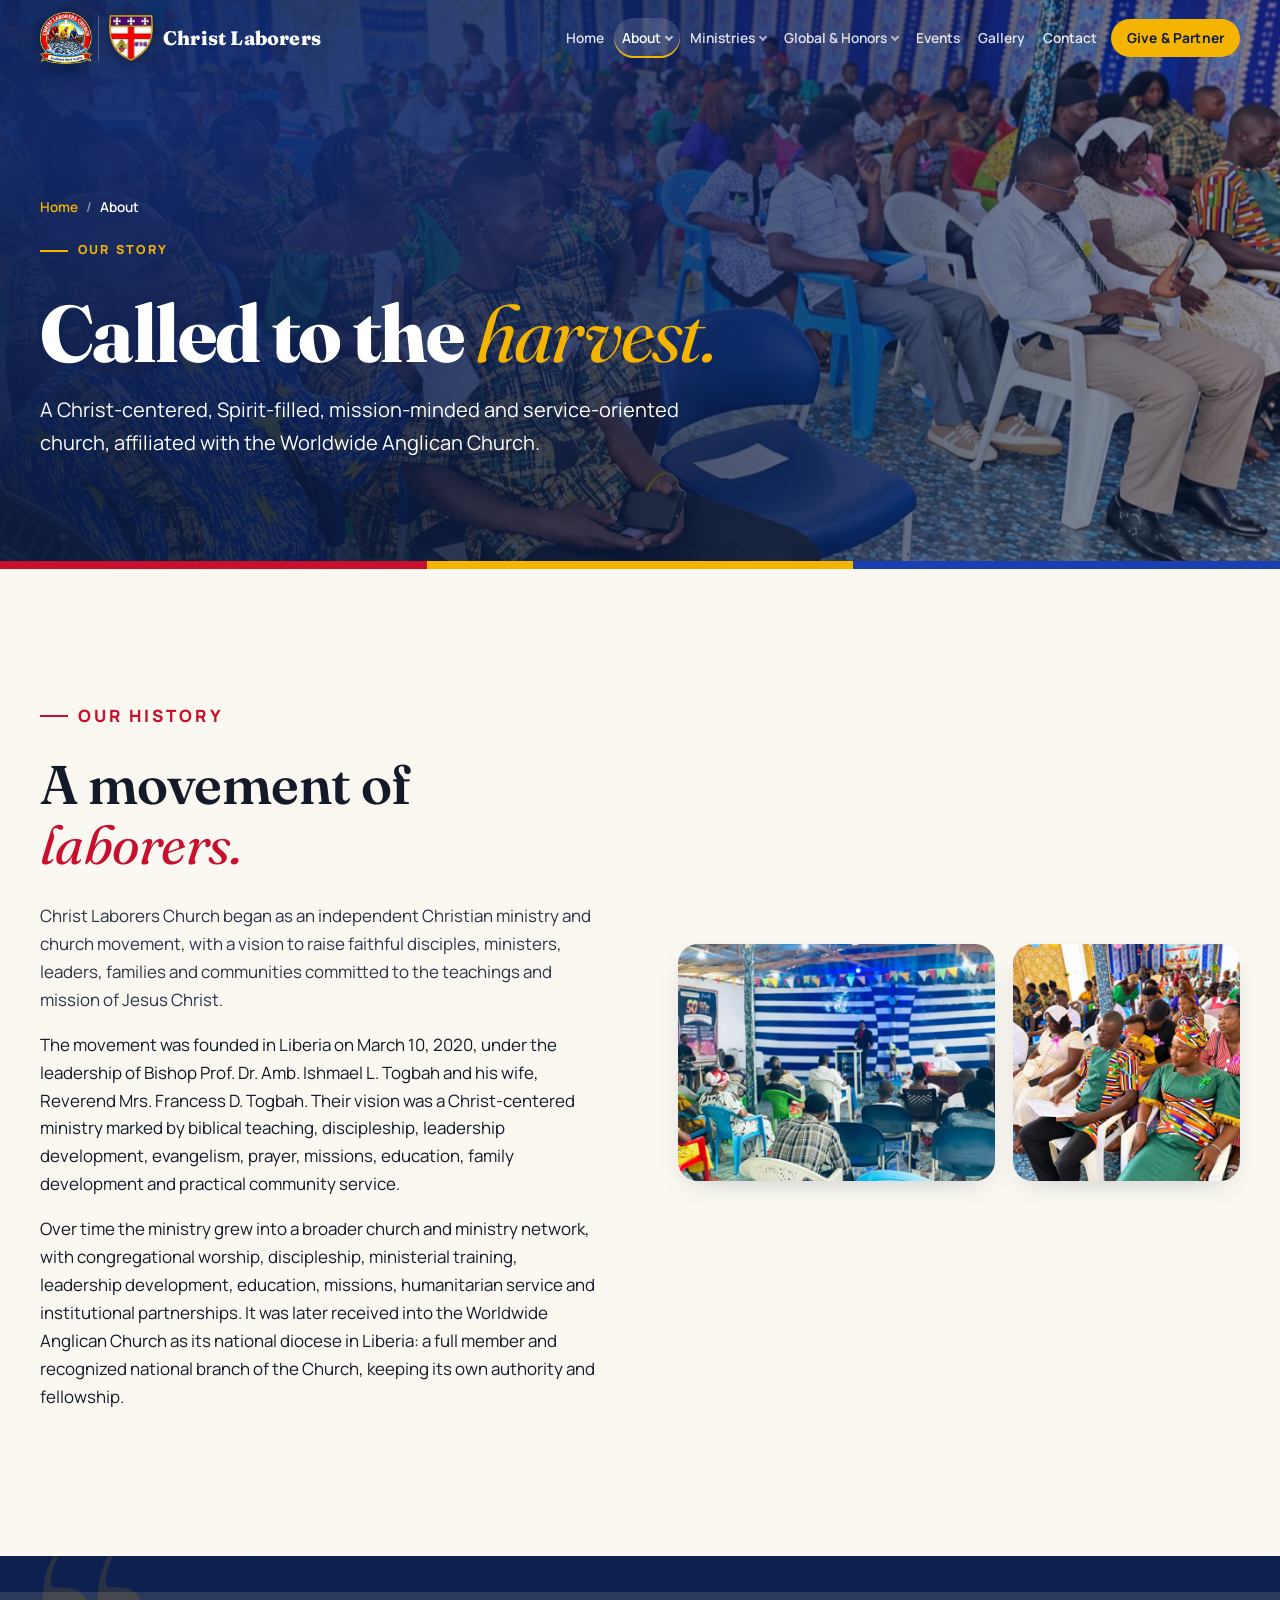
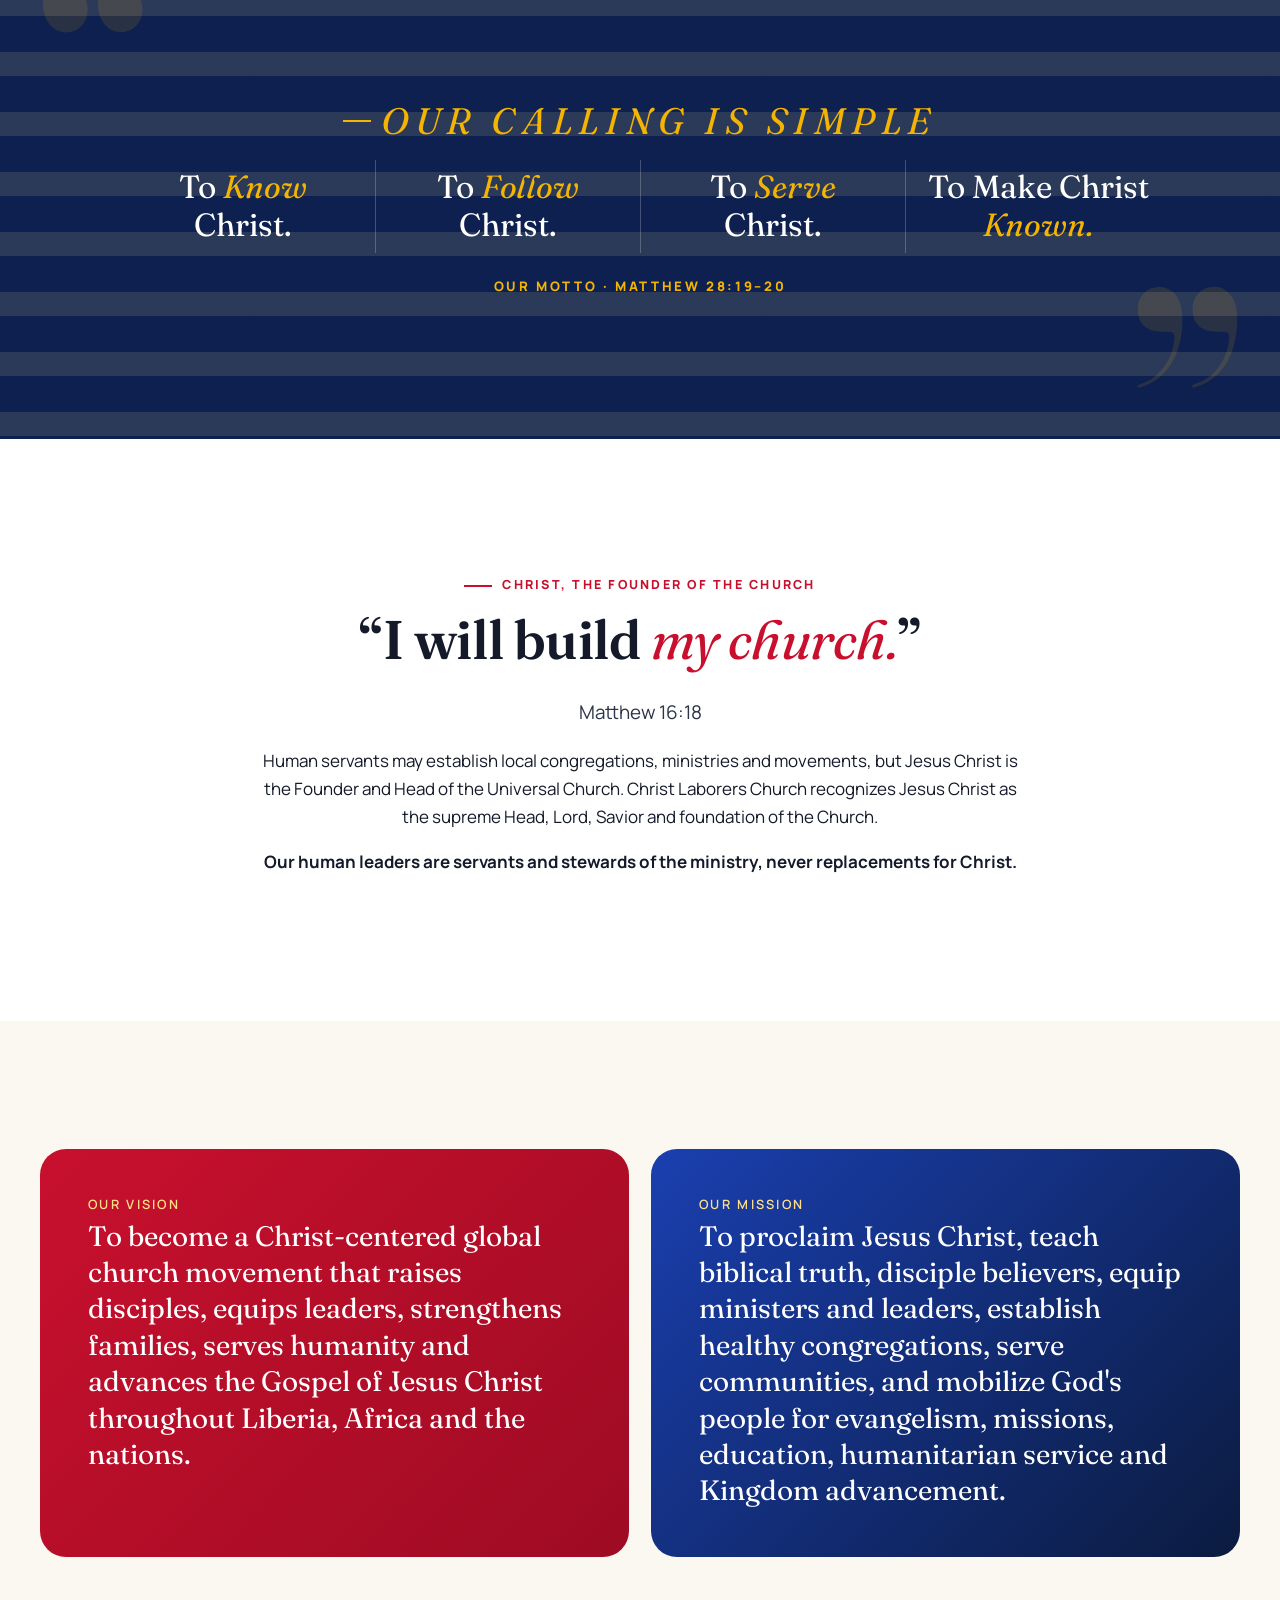
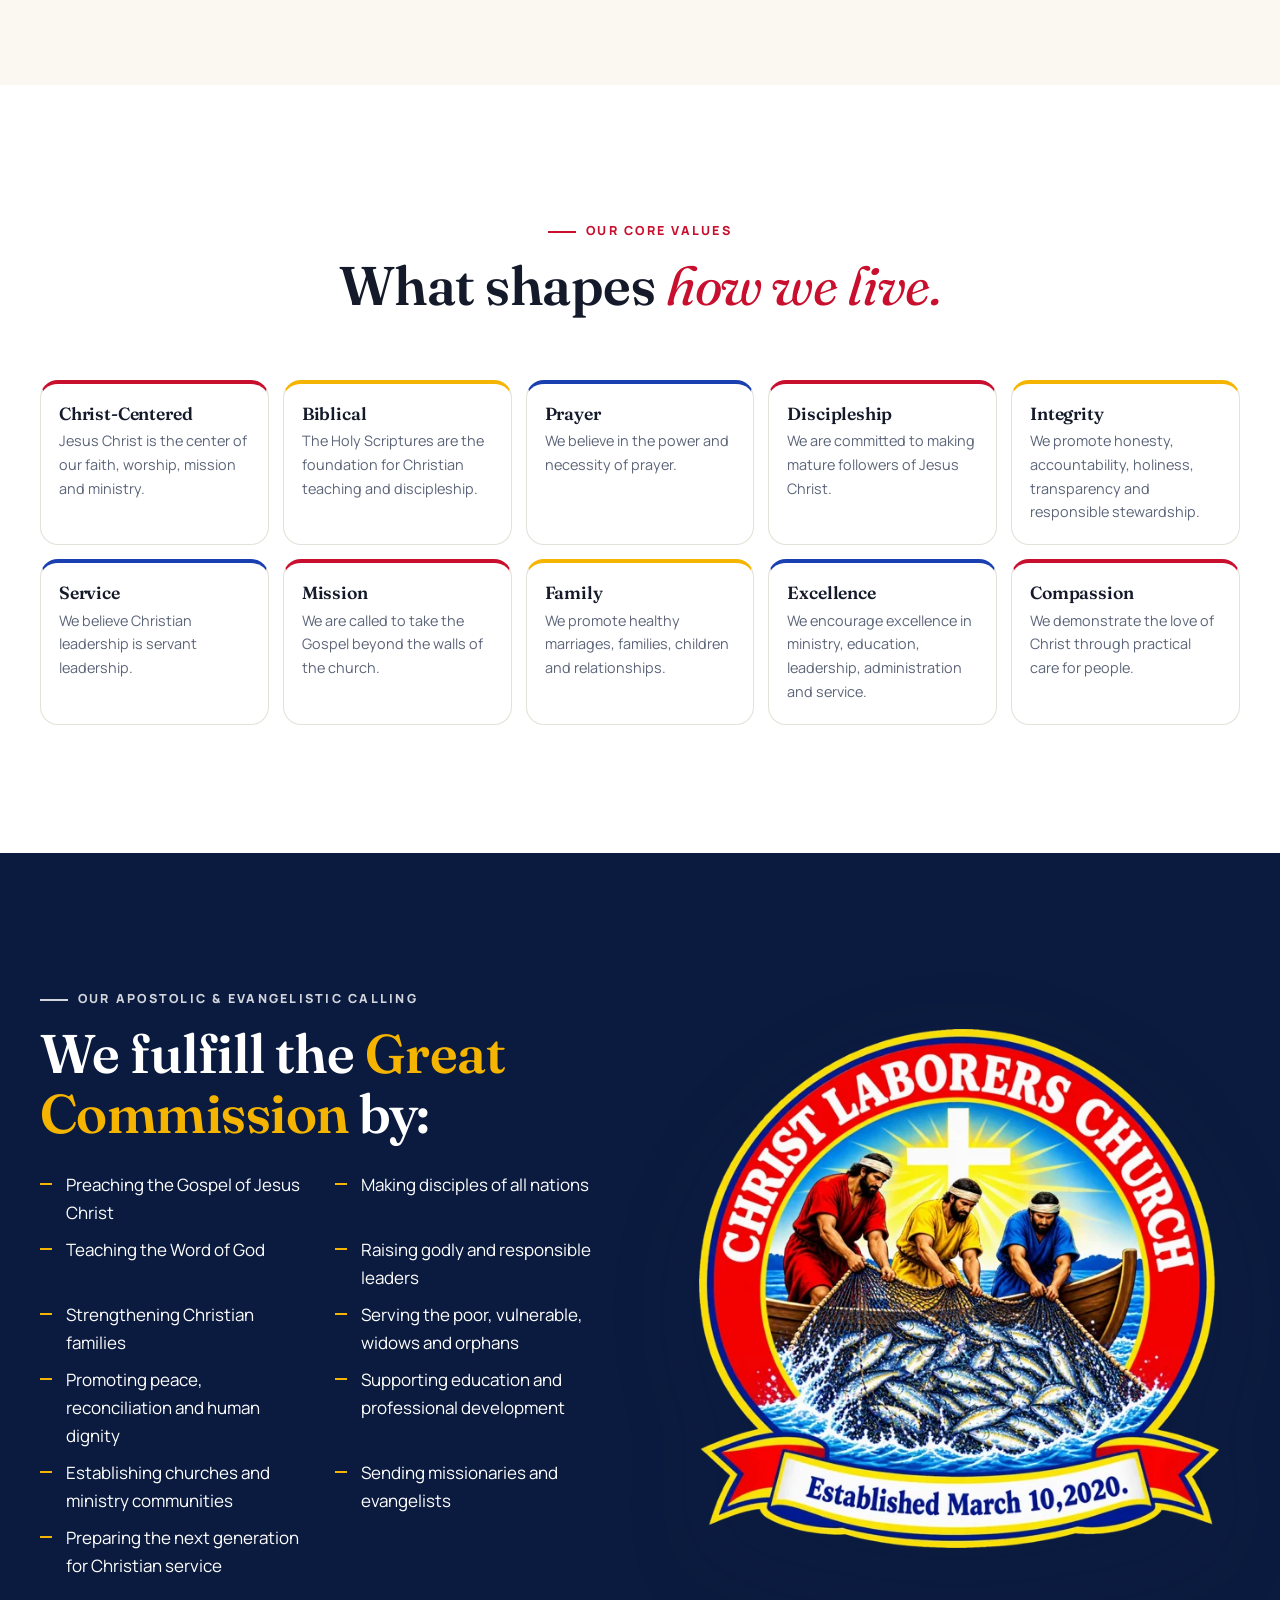
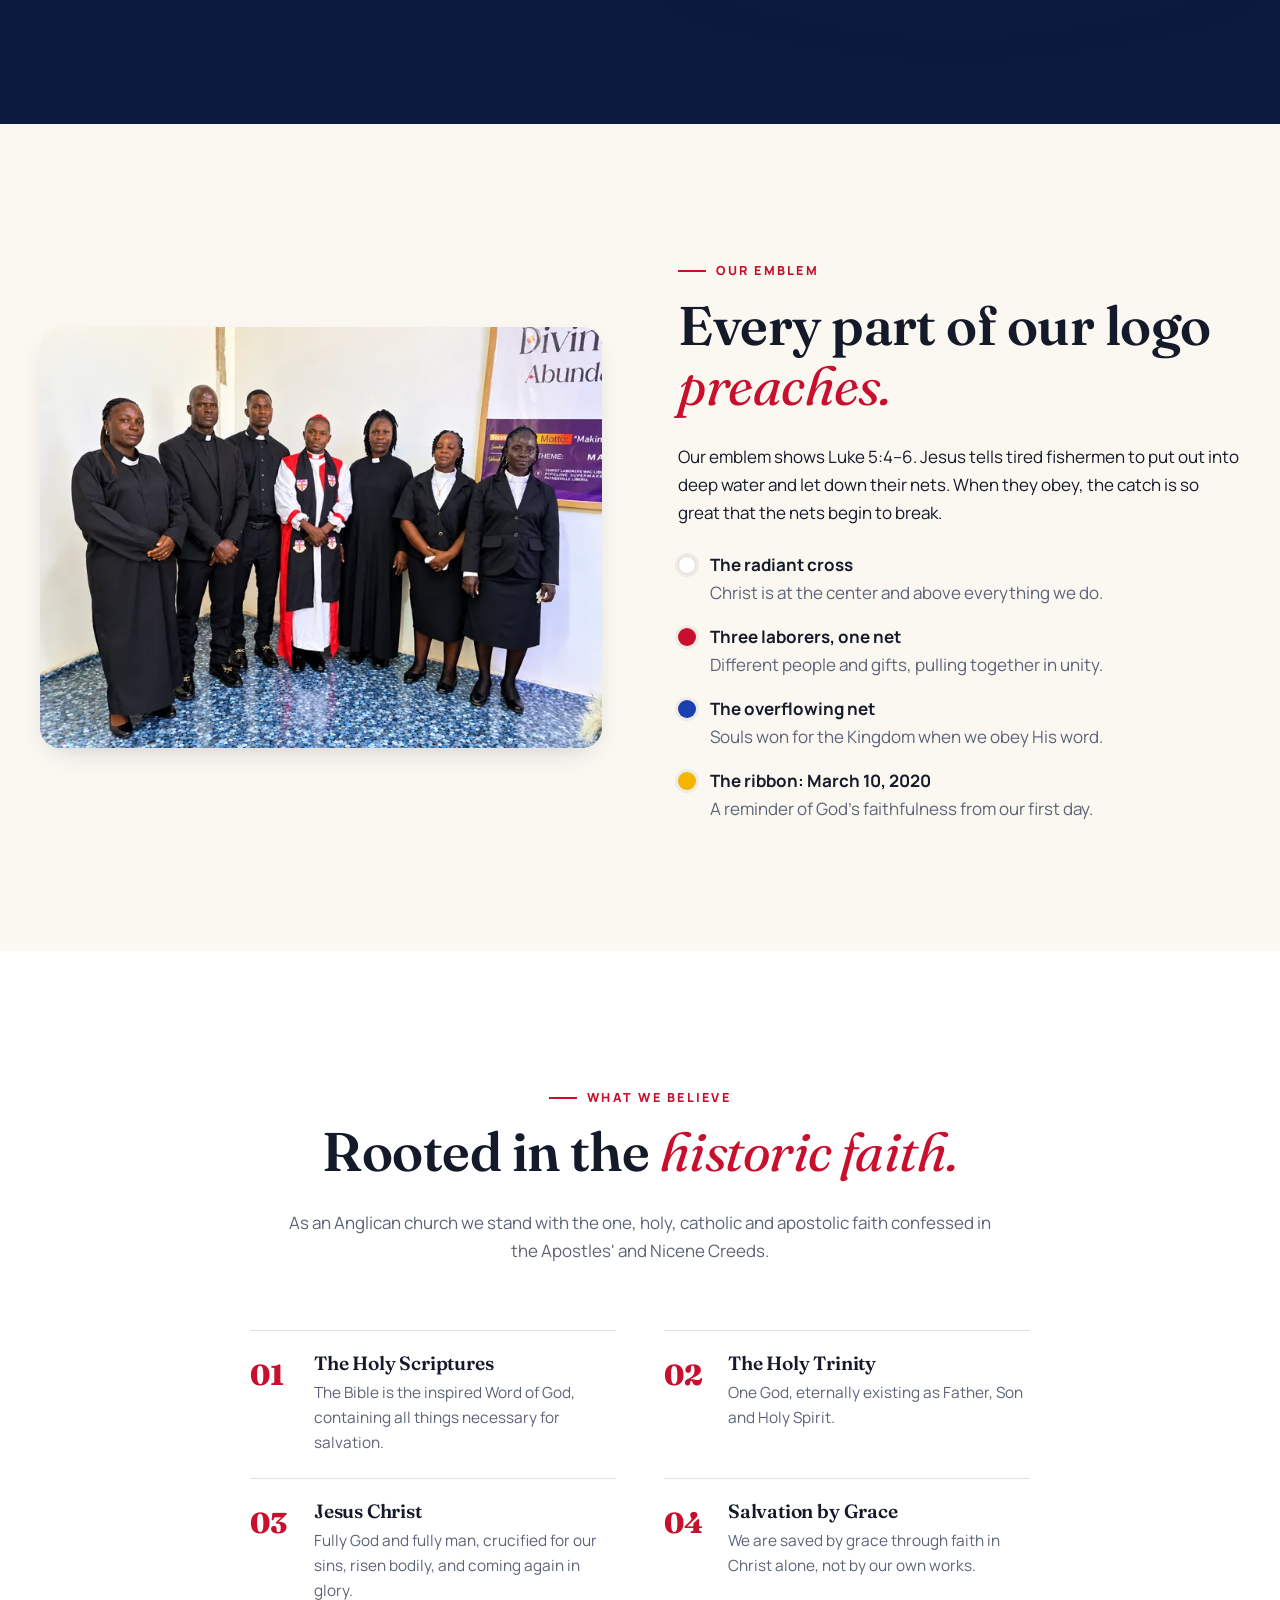
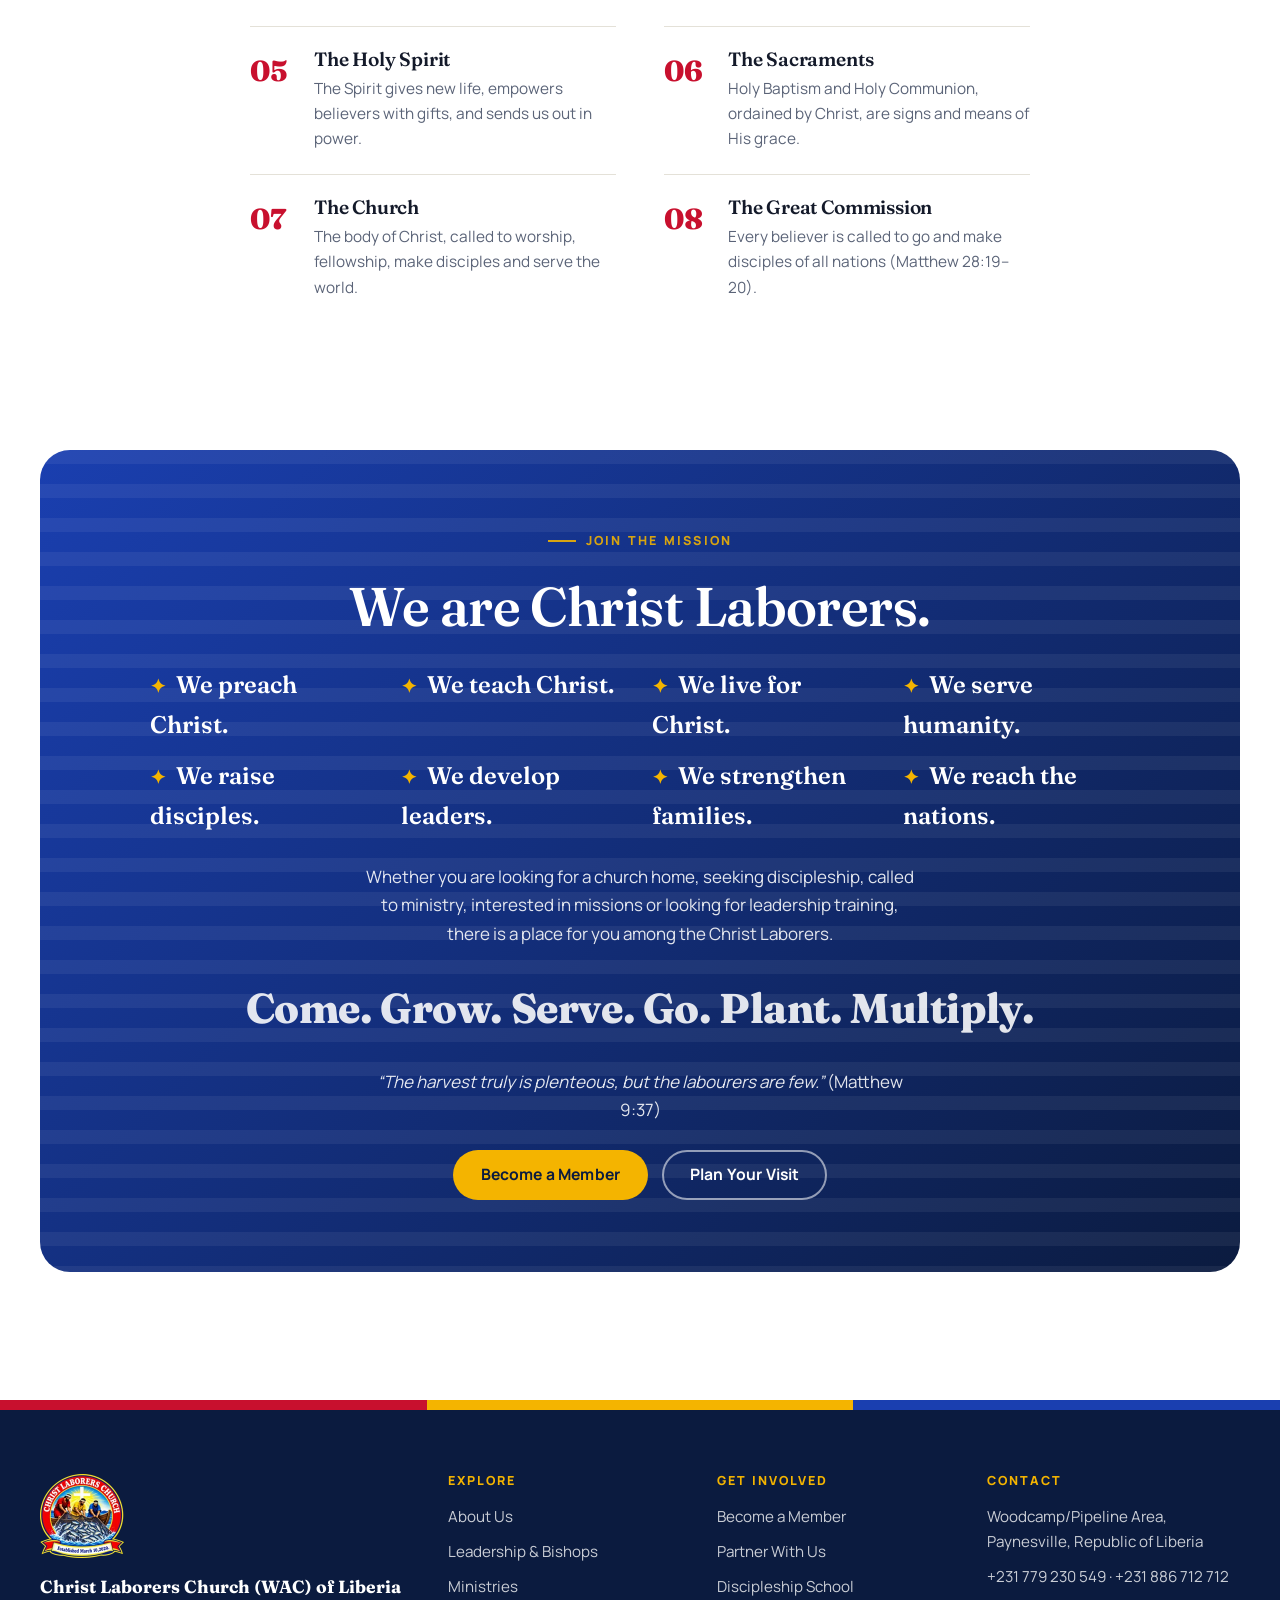
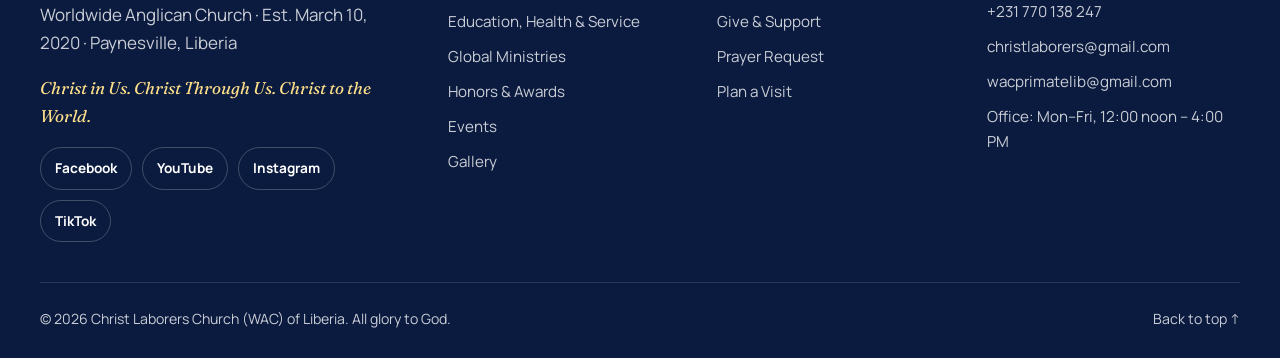
<file: about.html>
<!doctype html>
<html lang="en">
<head>
  <meta charset="utf-8">
  <meta name="viewport" content="width=device-width, initial-scale=1">
  <title>About Us | Christ Laborers Church</title>
  <meta name="description" content="The history, calling, vision, mission and core values of Christ Laborers Church (WAC) of Liberia, founded March 10, 2020 in Paynesville.">
  <meta name="theme-color" content="#0b1b3f">
  <meta name="color-scheme" content="only light">
  <link rel="icon" type="image/png" href="assets/img/favicon.png">
  <link rel="apple-touch-icon" href="assets/img/logo-192.png">
  <meta property="og:type" content="website">
  <meta property="og:url" content="https://clwac-church.org/about.html">
  <link rel="canonical" href="https://clwac-church.org/about.html">
  <meta property="og:title" content="About Us | Christ Laborers Church">
  <meta property="og:description" content="The history, calling, vision, mission and core values of Christ Laborers Church (WAC) of Liberia, founded March 10, 2020 in Paynesville.">
  <meta property="og:image" content="https://clwac-church.org/assets/img/og-image.jpg">
  <meta name="twitter:card" content="summary_large_image">
  <link rel="preconnect" href="https://fonts.googleapis.com">
  <link rel="preconnect" href="https://fonts.gstatic.com" crossorigin>
  <link href="https://fonts.googleapis.com/css2?family=Fraunces:ital,opsz,wght@0,9..144,400;0,9..144,600;0,9..144,800;1,9..144,400;1,9..144,600&family=Manrope:wght@400;500;600;700;800&display=swap" rel="stylesheet">
  <link rel="stylesheet" href="assets/css/styles.css?v=be0645e4">
</head>
<body>
  <a class="skip-link" href="#main">Skip to content</a>

  <!-- ============ HEADER (same on every page) ============ -->
  <header class="site-header" id="top">
    <div class="container header-inner">
      <a href="index.html" class="brand" aria-label="Christ Laborers Church (Worldwide Anglican Church) home">
        <img src="assets/img/logo-sm.webp" alt="" width="52" height="52">
        <img class="brand-shield" src="assets/img/wac-shield-sm.webp" alt="" width="50" height="52">
        <span class="brand-text">
          <strong>Christ Laborers</strong>
          <small>Worldwide Anglican Church</small>
        </span>
      </a>

      <nav class="nav" id="nav" aria-label="Main">
        <ul class="nav-links">
          <li class="nav-home"><a href="index.html">Home</a></li>
          <li class="has-sub"><a href="about.html" aria-current="page">About</a>
            <ul class="sub"><li><a href="about.html" aria-current="page">About Us</a></li><li><a href="leadership.html">Leadership &amp; Bishops</a></li><li><a href="join.html">Membership &amp; Partnership</a></li></ul></li>
          <li class="has-sub"><a href="ministries.html">Ministries</a>
            <ul class="sub"><li><a href="ministries.html">Ministries &amp; Departments</a></li><li><a href="discipleship.html">Equipping The Saints School</a></li><li><a href="institutions.html">Education, Health &amp; Service</a></li></ul></li>
          <li class="has-sub"><a href="global.html">Global &amp; Honors</a>
            <ul class="sub"><li><a href="global.html">Global Ministries</a></li><li><a href="global.html#order">Order of Knights &amp; Dames</a></li><li><a href="global.html#honors">Honors &amp; Awards</a></li></ul></li>
          <li><a href="events.html">Events</a></li>
          <li><a href="gallery.html">Gallery</a></li>
          <li><a href="contact.html">Contact</a></li>
        </ul>
        <a href="give.html" class="btn btn-gold btn-sm nav-cta">Give &amp; Partner</a>
        <div class="nav-extra">
          <p>Sunday Worship 10:00 AM · Discipleship Mon 4:00 PM<br>Woodcamp/Pipeline Area, Paynesville</p>
          <div class="nav-extra-row">
            <a class="btn btn-ghost" href="tel:+231779230549">Call us</a>
            <a class="btn btn-ghost" href="https://wa.me/231779230549" target="_blank" rel="noopener">WhatsApp</a>
          </div>
        </div>
      </nav>

      <button class="nav-toggle" type="button" aria-controls="nav" aria-expanded="false" aria-label="Open menu">
        <span class="nt-label" aria-hidden="true"><span class="nt-open">Menu</span><span class="nt-close">Close</span></span>
        <span class="nt-icon" aria-hidden="true"><i></i><i></i><i></i></span>
      </button>
    </div>
  </header>

  <main id="main">
    <section class="page-hero">
      <div class="page-hero-media" aria-hidden="true">
        <picture>
          <source media="(max-width: 720px)" srcset="assets/img/gallery/celebration-service-hd-sm.webp">
          <img src="assets/img/gallery/celebration-service-hd.webp" alt="" style="object-position:center" fetchpriority="high">
        </picture>
      </div>
      <div class="container">
        <ol class="breadcrumb reveal"><li><a href="index.html">Home</a></li><li>About</li></ol>
        <p class="kicker kicker-light reveal" style="margin-top:22px">Our Story</p>
        <h1 class="reveal">Called to the <em>harvest.</em></h1>
        <p class="lede reveal">A Christ-centered, Spirit-filled, mission-minded and service-oriented church, affiliated with the Worldwide Anglican Church.</p>
      </div>
    </section>

    <section class="section bg-ivory">
      <div class="container split">
        <div class="prose">
          <p class="kicker reveal">Our History</p>
          <h2 class="reveal">A movement of <em>laborers.</em></h2>
          <p class="lead reveal">Christ Laborers Church began as an independent Christian ministry and church movement, with a vision to raise faithful disciples, ministers, leaders, families and communities committed to the teachings and mission of Jesus Christ.</p>
          <p class="reveal">The movement was founded in Liberia on March 10, 2020, under the leadership of Bishop Prof. Dr. Amb. Ishmael L. Togbah and his wife, Reverend Mrs. Francess D. Togbah. Their vision was a Christ-centered ministry marked by biblical teaching, discipleship, leadership development, evangelism, prayer, missions, education, family development and practical community service.</p>
          <p class="reveal">Over time the ministry grew into a broader church and ministry network, with congregational worship, discipleship, ministerial training, leadership development, education, missions, humanitarian service and institutional partnerships. It was later received into the Worldwide Anglican Church as its national diocese in Liberia: a full member and recognized national branch of the Church, keeping its own authority and fellowship.</p>
        </div>
        <div class="photo-duo reveal">
          <img src="assets/img/gallery/sanctuary-sermon-sm.webp" alt="The congregation listening to a sermon in the blue-and-white sanctuary" loading="lazy">
          <img src="assets/img/gallery/front-row-worshippers-hd-sm.webp" alt="Worshippers seated during a celebration service" loading="lazy">
        </div>
      </div>
    </section>

    <section class="scripture-band" aria-label="Our calling">
      <div class="container">
        <p class="kicker kicker-light reveal" style="justify-content:center">Our calling is simple</p>
        <div class="calling-lines reveal">
          <span>To <em>Know</em> Christ.</span><span>To <em>Follow</em> Christ.</span><span>To <em>Serve</em> Christ.</span><span>To Make Christ <em>Known.</em></span>
        </div>
        <cite class="reveal">Our motto · Matthew 28:19–20</cite>
      </div>
    </section>

    <section class="section bg-paper">
      <div class="container narrow center">
        <p class="kicker reveal" style="justify-content:center">Christ, the Founder of the Church</p>
        <h2 class="reveal">“I will build <em>my church.</em>”</h2>
        <p class="lead reveal">Matthew 16:18</p>
        <p class="reveal">Human servants may establish local congregations, ministries and movements, but Jesus Christ is the Founder and Head of the Universal Church. Christ Laborers Church recognizes Jesus Christ as the supreme Head, Lord, Savior and foundation of the Church.</p>
        <p class="reveal"><strong>Our human leaders are servants and stewards of the ministry, never replacements for Christ.</strong></p>
      </div>
    </section>

    <section class="section bg-ivory">
      <div class="container mv">
        <div class="mv-card mv-card--red reveal">
          <h3>Our Vision</h3>
          <p>To become a Christ-centered global church movement that raises disciples, equips leaders, strengthens families, serves humanity and advances the Gospel of Jesus Christ throughout Liberia, Africa and the nations.</p>
        </div>
        <div class="mv-card mv-card--blue reveal">
          <h3>Our Mission</h3>
          <p>To proclaim Jesus Christ, teach biblical truth, disciple believers, equip ministers and leaders, establish healthy congregations, serve communities, and mobilize God's people for evangelism, missions, education, humanitarian service and Kingdom advancement.</p>
        </div>
      </div>
    </section>

    <section class="section bg-paper">
      <div class="container">
        <div class="section-head">
          <p class="kicker reveal">Our Core Values</p>
          <h2 class="reveal">What shapes <em>how we live.</em></h2>
        </div>
        <div class="values">
          <div class="value reveal"><h3>Christ-Centered</h3><p>Jesus Christ is the center of our faith, worship, mission and ministry.</p></div>
          <div class="value reveal"><h3>Biblical</h3><p>The Holy Scriptures are the foundation for Christian teaching and discipleship.</p></div>
          <div class="value reveal"><h3>Prayer</h3><p>We believe in the power and necessity of prayer.</p></div>
          <div class="value reveal"><h3>Discipleship</h3><p>We are committed to making mature followers of Jesus Christ.</p></div>
          <div class="value reveal"><h3>Integrity</h3><p>We promote honesty, accountability, holiness, transparency and responsible stewardship.</p></div>
          <div class="value reveal"><h3>Service</h3><p>We believe Christian leadership is servant leadership.</p></div>
          <div class="value reveal"><h3>Mission</h3><p>We are called to take the Gospel beyond the walls of the church.</p></div>
          <div class="value reveal"><h3>Family</h3><p>We promote healthy marriages, families, children and relationships.</p></div>
          <div class="value reveal"><h3>Excellence</h3><p>We encourage excellence in ministry, education, leadership, administration and service.</p></div>
          <div class="value reveal"><h3>Compassion</h3><p>We demonstrate the love of Christ through practical care for people.</p></div>
        </div>
      </div>
    </section>

    <section class="section bg-navy">
      <div class="container split">
        <div>
          <p class="kicker kicker-light reveal">Our Apostolic &amp; Evangelistic Calling</p>
          <h2 class="reveal">We fulfill the <span class="gold-text">Great Commission</span> by:</h2>
          <div class="reveal"><ul class="dash-list two"><li>Preaching the Gospel of Jesus Christ</li><li>Making disciples of all nations</li><li>Teaching the Word of God</li><li>Raising godly and responsible leaders</li><li>Strengthening Christian families</li><li>Serving the poor, vulnerable, widows and orphans</li><li>Promoting peace, reconciliation and human dignity</li><li>Supporting education and professional development</li><li>Establishing churches and ministry communities</li><li>Sending missionaries and evangelists</li><li>Preparing the next generation for Christian service</li></ul></div>
        </div>
        <div class="about-visual reveal">
          <img class="about-logo" src="assets/img/logo.webp" alt="Christ Laborers Church emblem" loading="lazy" width="600" height="598">
        </div>
      </div>
    </section>

    <section class="section bg-ivory">
      <div class="container split">
        <div class="photo-duo reveal" style="grid-template-columns:1fr">
          <img src="assets/img/gallery/clergy-team-sm.webp" alt="The Bishop with the clergy of Christ Laborers Church" loading="lazy">
        </div>
        <div>
          <p class="kicker reveal">Our Emblem</p>
          <h2 class="reveal">Every part of our logo <em>preaches.</em></h2>
          <p class="reveal">Our emblem shows Luke 5:4–6. Jesus tells tired fishermen to put out into deep water and let down their nets. When they obey, the catch is so great that the nets begin to break.</p>
          <ul class="emblem-points reveal">
            <li><span class="sw" style="background:#fff;border:1px solid #ddd"></span><div><strong>The radiant cross</strong><br><span class="muted">Christ is at the center and above everything we do.</span></div></li>
            <li><span class="sw" style="background:var(--red)"></span><div><strong>Three laborers, one net</strong><br><span class="muted">Different people and gifts, pulling together in unity.</span></div></li>
            <li><span class="sw" style="background:var(--blue)"></span><div><strong>The overflowing net</strong><br><span class="muted">Souls won for the Kingdom when we obey His word.</span></div></li>
            <li><span class="sw" style="background:var(--gold)"></span><div><strong>The ribbon: March 10, 2020</strong><br><span class="muted">A reminder of God's faithfulness from our first day.</span></div></li>
          </ul>
        </div>
      </div>
    </section>

    <section class="section bg-paper">
      <div class="container narrow">
        <div class="section-head">
          <p class="kicker reveal">What We Believe</p>
          <h2 class="reveal">Rooted in the <em>historic faith.</em></h2>
          <p class="reveal">As an Anglican church we stand with the one, holy, catholic and apostolic faith confessed in the Apostles' and Nicene Creeds.</p>
        </div>
        <ol class="beliefs">
          <li class="reveal"><h3>The Holy Scriptures</h3><p>The Bible is the inspired Word of God, containing all things necessary for salvation.</p></li>
          <li class="reveal"><h3>The Holy Trinity</h3><p>One God, eternally existing as Father, Son and Holy Spirit.</p></li>
          <li class="reveal"><h3>Jesus Christ</h3><p>Fully God and fully man, crucified for our sins, risen bodily, and coming again in glory.</p></li>
          <li class="reveal"><h3>Salvation by Grace</h3><p>We are saved by grace through faith in Christ alone, not by our own works.</p></li>
          <li class="reveal"><h3>The Holy Spirit</h3><p>The Spirit gives new life, empowers believers with gifts, and sends us out in power.</p></li>
          <li class="reveal"><h3>The Sacraments</h3><p>Holy Baptism and Holy Communion, ordained by Christ, are signs and means of His grace.</p></li>
          <li class="reveal"><h3>The Church</h3><p>The body of Christ, called to worship, fellowship, make disciples and serve the world.</p></li>
          <li class="reveal"><h3>The Great Commission</h3><p>Every believer is called to go and make disciples of all nations (Matthew 28:19–20).</p></li>
        </ol>
      </div>
    </section>

    <section class="section bg-paper" style="padding-top:0">
      <div class="container">
        <div class="cta-band reveal">
          <p class="kicker kicker-light" style="justify-content:center">Join the Mission</p>
          <h2>We are Christ Laborers.</h2>
          <ul class="manifesto">
            <li>We preach Christ.</li><li>We teach Christ.</li><li>We live for Christ.</li><li>We serve humanity.</li>
            <li>We raise disciples.</li><li>We develop leaders.</li><li>We strengthen families.</li><li>We reach the nations.</li>
          </ul>
          <p>Whether you are looking for a church home, seeking discipleship, called to ministry, interested in missions or looking for leadership training, there is a place for you among the Christ Laborers.</p>
          <p class="tagline-big">Come. Grow. Serve. Go. Plant. Multiply.</p>
          <p style="margin-bottom:26px"><em>“The harvest truly is plenteous, but the labourers are few.”</em> (Matthew 9:37)</p>
          <div class="btn-row">
            <a class="btn btn-gold" href="join.html">Become a Member</a>
            <a class="btn btn-ghost" href="contact.html">Plan Your Visit</a>
          </div>
        </div>
      </div>
    </section>
  </main>

  <!-- ============ FOOTER (same on every page) ============ -->
  <footer class="site-footer">
    <div class="footer-stripes" aria-hidden="true"></div>
    <div class="container footer-grid">
      <div class="footer-brand">
        <img src="assets/img/logo-sm.webp" alt="" width="84" height="84" loading="lazy">
        <p><strong>Christ Laborers Church (WAC) of Liberia</strong><br>
        Worldwide Anglican Church · Est. March 10, 2020 · Paynesville, Liberia</p>
        <p class="footer-tag">Christ in Us. Christ Through Us. Christ to the World.</p>
        <div class="social">
          <a href="https://www.facebook.com/search/top?q=Christ%20Laborers%20Worldwide%20Anglican%20Church%20of%20Liberia" target="_blank" rel="noopener">Facebook</a>
          <a href="https://www.youtube.com/results?search_query=Christ+Laborers+Church" target="_blank" rel="noopener">YouTube</a>
          <a href="https://www.instagram.com/christ_laborers/" target="_blank" rel="noopener">Instagram</a>
          <a href="https://www.tiktok.com/search?q=Christ%20Laborers" target="_blank" rel="noopener">TikTok</a>
        </div>
      </div>
      <div>
        <h4>Explore</h4>
        <ul>
          <li><a href="about.html">About Us</a></li>
          <li><a href="leadership.html">Leadership &amp; Bishops</a></li>
          <li><a href="ministries.html">Ministries</a></li>
          <li><a href="institutions.html">Education, Health &amp; Service</a></li>
          <li><a href="global.html">Global Ministries</a></li>
          <li><a href="global.html#honors">Honors &amp; Awards</a></li>
          <li><a href="events.html">Events</a></li>
          <li><a href="gallery.html">Gallery</a></li>
        </ul>
      </div>
      <div>
        <h4>Get Involved</h4>
        <ul>
          <li><a href="join.html">Become a Member</a></li>
          <li><a href="join.html#partner">Partner With Us</a></li>
          <li><a href="discipleship.html">Discipleship School</a></li>
          <li><a href="give.html">Give &amp; Support</a></li>
          <li><a href="give.html#prayer">Prayer Request</a></li>
          <li><a href="contact.html">Plan a Visit</a></li>
        </ul>
      </div>
      <div>
        <h4>Contact</h4>
        <ul>
          <li>Woodcamp/Pipeline Area, Paynesville, Republic of Liberia</li>
          <li><a href="tel:+231779230549">+231 779 230 549</a> · <a href="tel:+231886712712">+231 886 712 712</a></li>
          <li><a href="tel:+231770138247">+231 770 138 247</a></li>
          <li><a href="mailto:christlaborers@gmail.com">christlaborers@gmail.com</a></li>
          <li><a href="mailto:wacprimatelib@gmail.com">wacprimatelib@gmail.com</a></li>
          <li>Office: Mon–Fri, 12:00 noon – 4:00 PM</li>
        </ul>
      </div>
    </div>
    <div class="container footer-bottom">
      <p>© <span id="year">2026</span> Christ Laborers Church (WAC) of Liberia. All glory to God.</p>
      <a href="#top" class="to-top">Back to top ↑</a>
    </div>
  </footer>

  <!-- Lightbox -->
  <div class="lightbox" id="lightbox" role="dialog" aria-modal="true" aria-label="Image viewer" hidden>
    <button class="lb-close" aria-label="Close">×</button>
    <button class="lb-nav lb-prev" aria-label="Previous image">‹</button>
    <figure>
      <img alt="">
      <figcaption></figcaption>
    </figure>
    <button class="lb-nav lb-next" aria-label="Next image">›</button>
  </div>

  <script src="assets/js/main.js?v=4ef0c45d" defer></script>
</body>
</html>
</file>
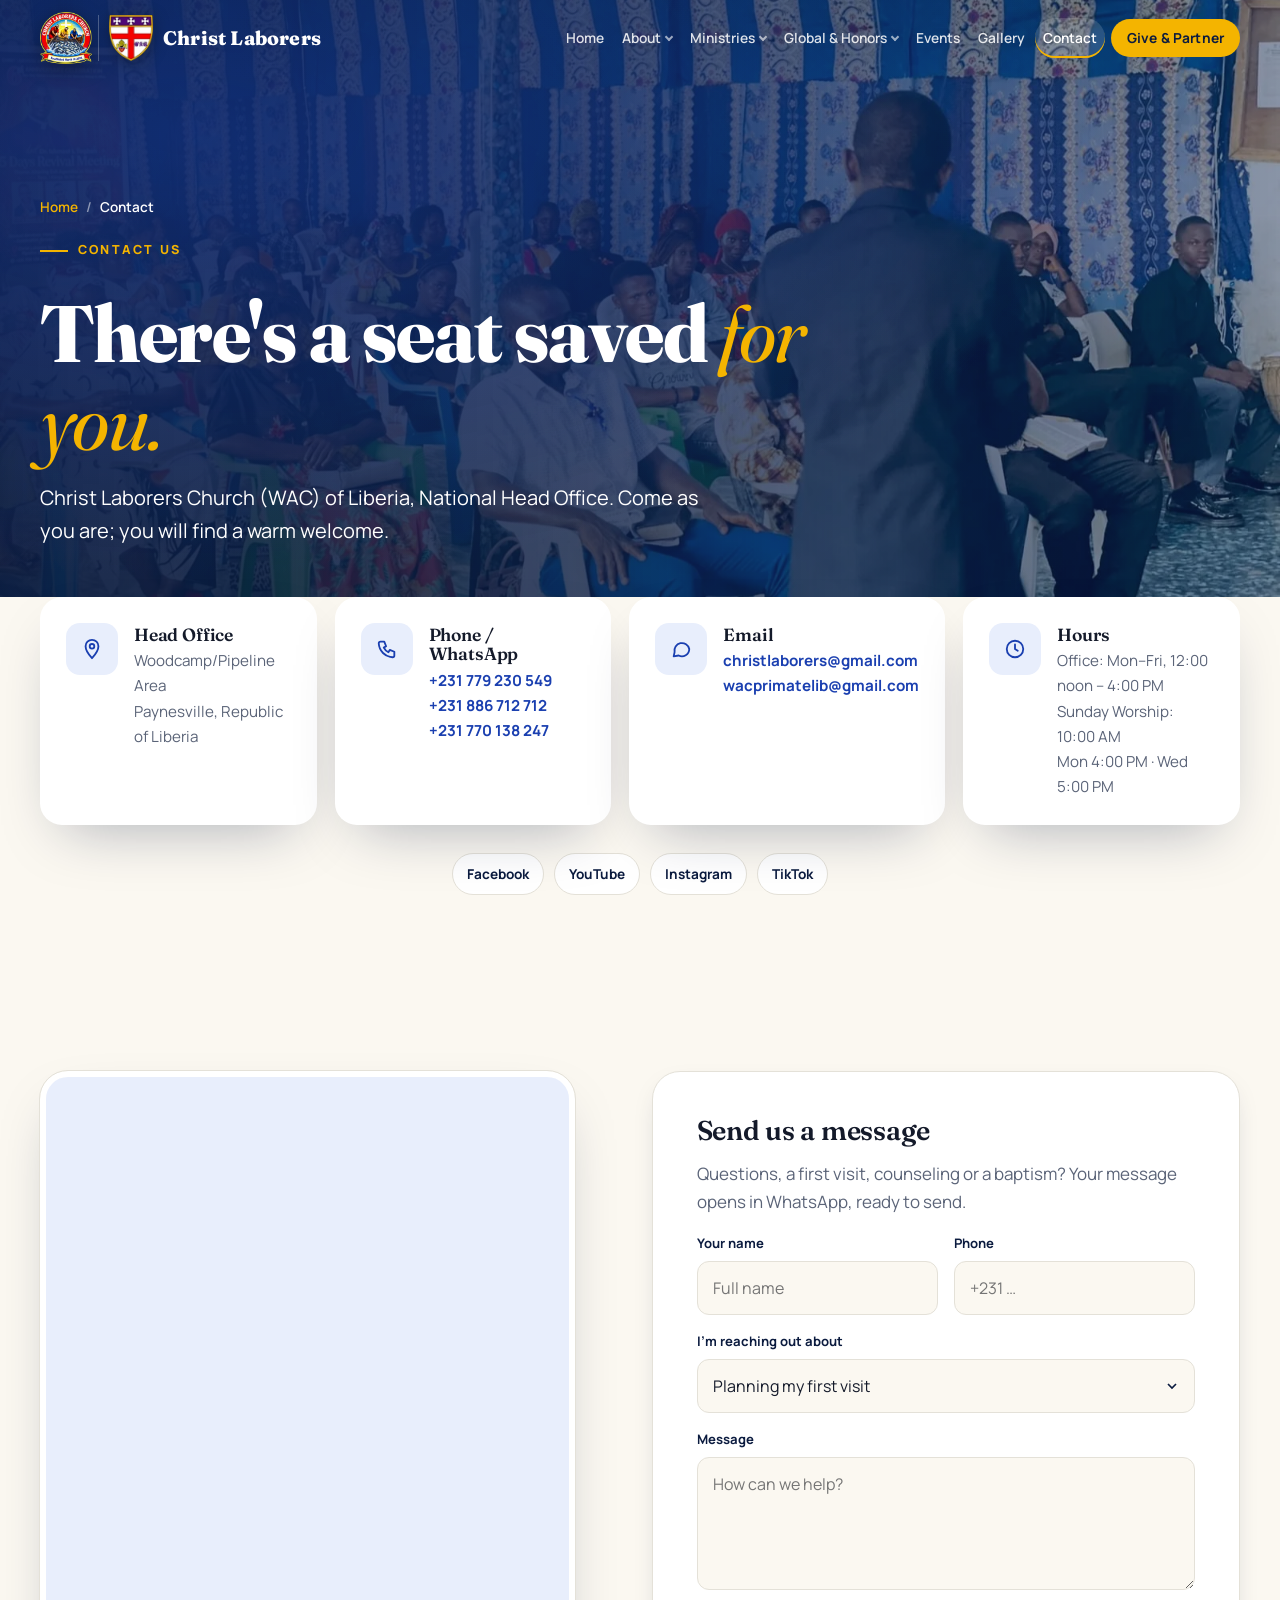
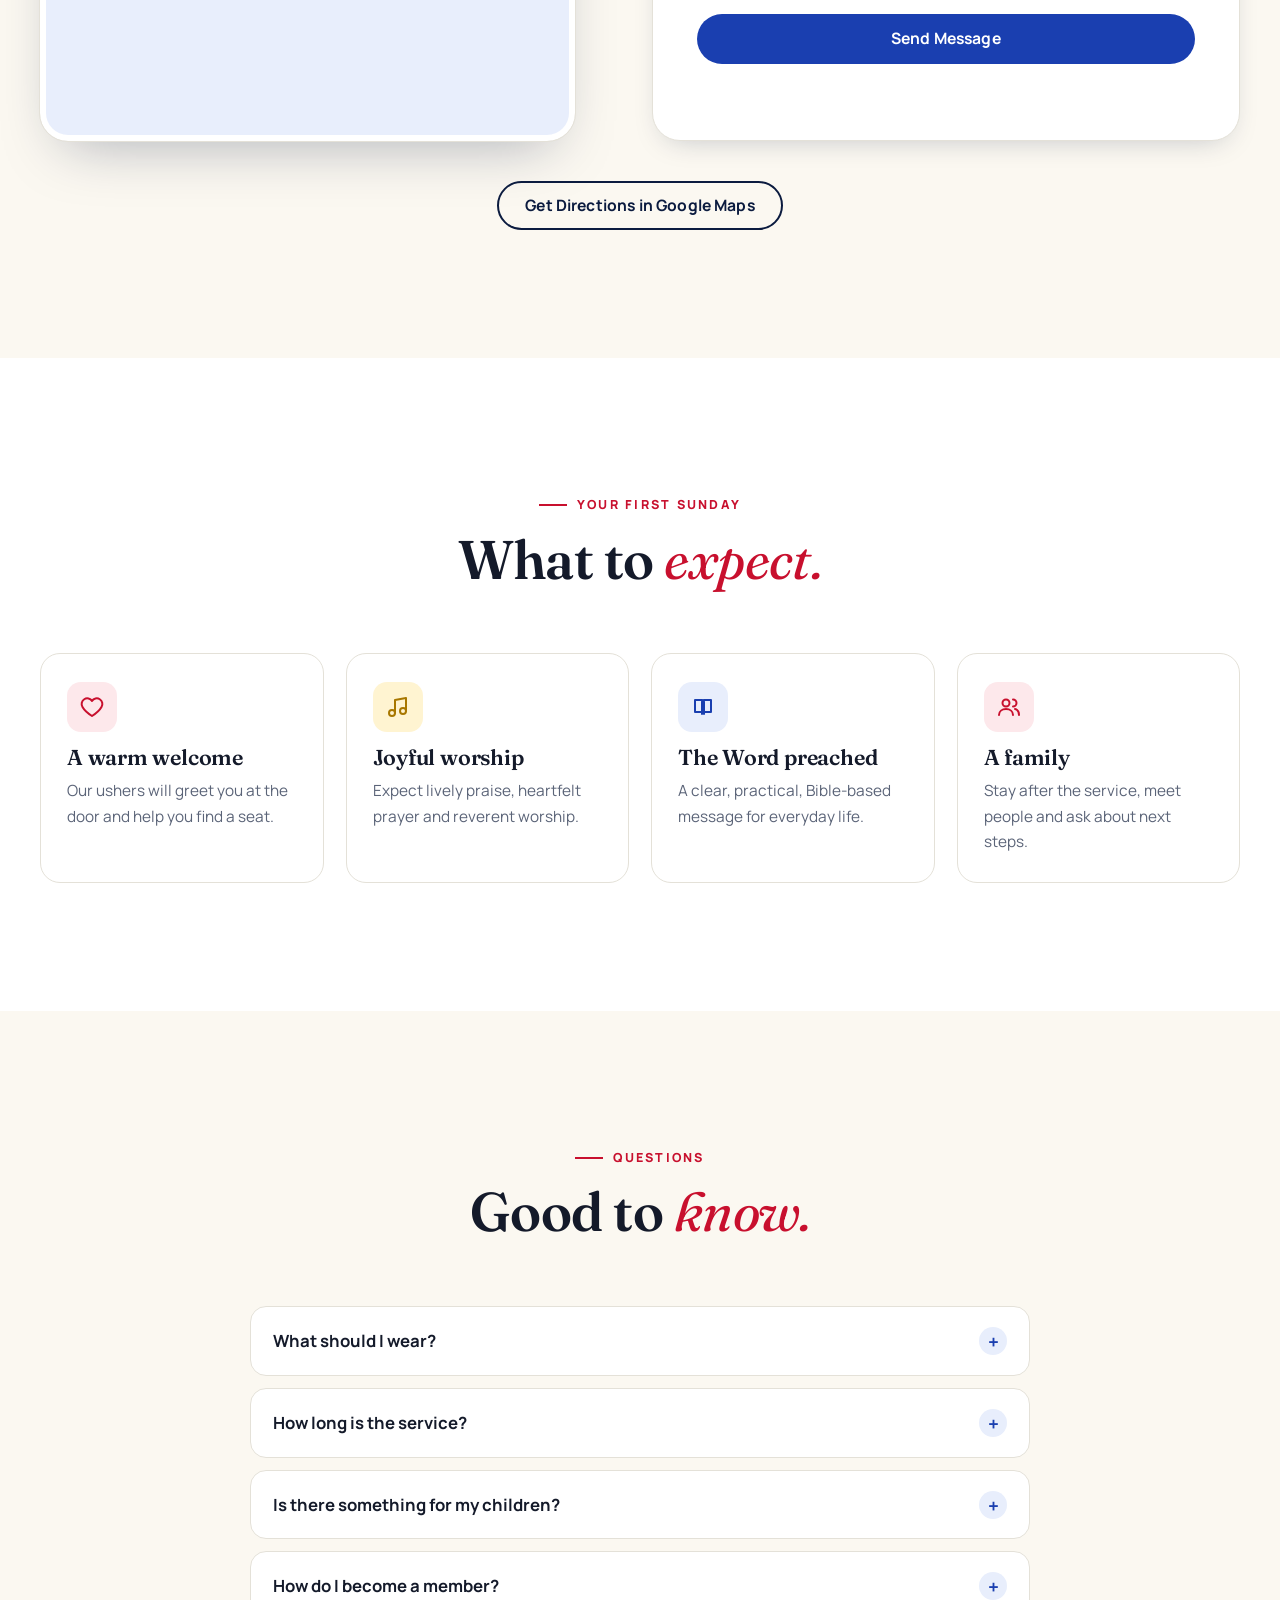
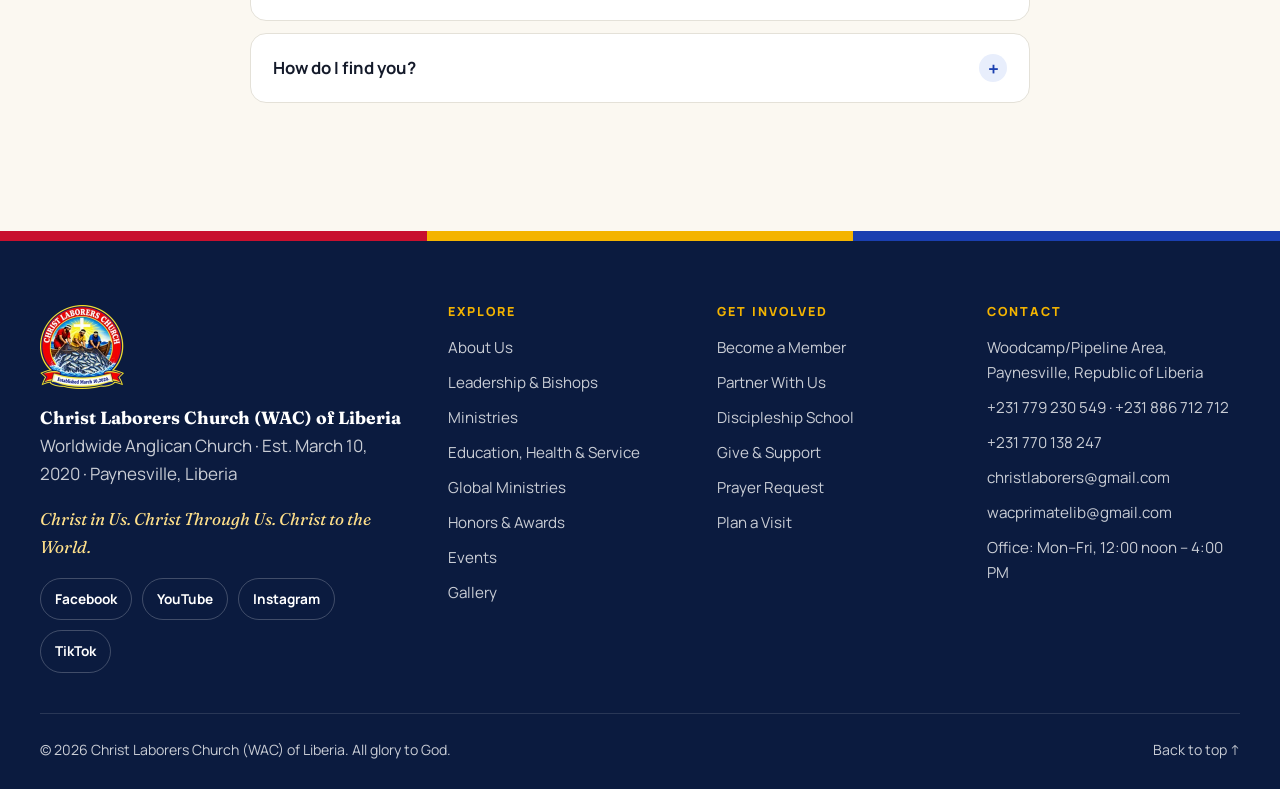
<file: contact.html>
<!doctype html>
<html lang="en">
<head>
  <meta charset="utf-8">
  <meta name="viewport" content="width=device-width, initial-scale=1">
  <title>Contact Us | Christ Laborers Church</title>
  <meta name="description" content="Contact Christ Laborers Church (WAC) of Liberia: Woodcamp/Pipeline Area, Paynesville. Phone, WhatsApp, email, office hours and service times.">
  <meta name="theme-color" content="#0b1b3f">
  <meta name="color-scheme" content="only light">
  <link rel="icon" type="image/png" href="assets/img/favicon.png">
  <link rel="apple-touch-icon" href="assets/img/logo-192.png">
  <meta property="og:type" content="website">
  <meta property="og:url" content="https://clwac-church.org/contact.html">
  <link rel="canonical" href="https://clwac-church.org/contact.html">
  <meta property="og:title" content="Contact Us | Christ Laborers Church">
  <meta property="og:description" content="Contact Christ Laborers Church (WAC) of Liberia: Woodcamp/Pipeline Area, Paynesville. Phone, WhatsApp, email, office hours and service times.">
  <meta property="og:image" content="https://clwac-church.org/assets/img/og-image.jpg">
  <meta name="twitter:card" content="summary_large_image">
  <link rel="preconnect" href="https://fonts.googleapis.com">
  <link rel="preconnect" href="https://fonts.gstatic.com" crossorigin>
  <link href="https://fonts.googleapis.com/css2?family=Fraunces:ital,opsz,wght@0,9..144,400;0,9..144,600;0,9..144,800;1,9..144,400;1,9..144,600&family=Manrope:wght@400;500;600;700;800&display=swap" rel="stylesheet">
  <link rel="stylesheet" href="assets/css/styles.css?v=be0645e4">
</head>
<body>
  <a class="skip-link" href="#main">Skip to content</a>

  <!-- ============ HEADER (same on every page) ============ -->
  <header class="site-header" id="top">
    <div class="container header-inner">
      <a href="index.html" class="brand" aria-label="Christ Laborers Church (Worldwide Anglican Church) home">
        <img src="assets/img/logo-sm.webp" alt="" width="52" height="52">
        <img class="brand-shield" src="assets/img/wac-shield-sm.webp" alt="" width="50" height="52">
        <span class="brand-text">
          <strong>Christ Laborers</strong>
          <small>Worldwide Anglican Church</small>
        </span>
      </a>

      <nav class="nav" id="nav" aria-label="Main">
        <ul class="nav-links">
          <li class="nav-home"><a href="index.html">Home</a></li>
          <li class="has-sub"><a href="about.html">About</a>
            <ul class="sub"><li><a href="about.html">About Us</a></li><li><a href="leadership.html">Leadership &amp; Bishops</a></li><li><a href="join.html">Membership &amp; Partnership</a></li></ul></li>
          <li class="has-sub"><a href="ministries.html">Ministries</a>
            <ul class="sub"><li><a href="ministries.html">Ministries &amp; Departments</a></li><li><a href="discipleship.html">Equipping The Saints School</a></li><li><a href="institutions.html">Education, Health &amp; Service</a></li></ul></li>
          <li class="has-sub"><a href="global.html">Global &amp; Honors</a>
            <ul class="sub"><li><a href="global.html">Global Ministries</a></li><li><a href="global.html#order">Order of Knights &amp; Dames</a></li><li><a href="global.html#honors">Honors &amp; Awards</a></li></ul></li>
          <li><a href="events.html">Events</a></li>
          <li><a href="gallery.html">Gallery</a></li>
          <li><a href="contact.html" aria-current="page">Contact</a></li>
        </ul>
        <a href="give.html" class="btn btn-gold btn-sm nav-cta">Give &amp; Partner</a>
        <div class="nav-extra">
          <p>Sunday Worship 10:00 AM · Discipleship Mon 4:00 PM<br>Woodcamp/Pipeline Area, Paynesville</p>
          <div class="nav-extra-row">
            <a class="btn btn-ghost" href="tel:+231779230549">Call us</a>
            <a class="btn btn-ghost" href="https://wa.me/231779230549" target="_blank" rel="noopener">WhatsApp</a>
          </div>
        </div>
      </nav>

      <button class="nav-toggle" type="button" aria-controls="nav" aria-expanded="false" aria-label="Open menu">
        <span class="nt-label" aria-hidden="true"><span class="nt-open">Menu</span><span class="nt-close">Close</span></span>
        <span class="nt-icon" aria-hidden="true"><i></i><i></i><i></i></span>
      </button>
    </div>
  </header>

  <main id="main">
    <section class="page-hero">
      <div class="page-hero-media" aria-hidden="true">
        <picture>
          <source media="(max-width: 720px)" srcset="assets/img/gallery/teaching-session-sm.webp">
          <img src="assets/img/gallery/teaching-session.webp" alt="" style="object-position:center" fetchpriority="high">
        </picture>
      </div>
      <div class="container">
        <ol class="breadcrumb reveal"><li><a href="index.html">Home</a></li><li>Contact</li></ol>
        <p class="kicker kicker-light reveal" style="margin-top:22px">Contact Us</p>
        <h1 class="reveal">There's a seat saved <em>for you.</em></h1>
        <p class="lede reveal">Christ Laborers Church (WAC) of Liberia, National Head Office. Come as you are; you will find a warm welcome.</p>
      </div>
    </section>

    <section class="section bg-ivory" style="padding-top:0">
      <div class="container">
        <div class="contact-tiles contact-tiles--4">
          <div class="contact-tile reveal"><span class="vi"><svg viewBox="0 0 24 24"><path d="M12 22s7-7.5 7-13a7 7 0 1 0-14 0c0 5.5 7 13 7 13z"/><circle cx="12" cy="9" r="2.5"/></svg></span><div><h3>Head Office</h3><p>Woodcamp/Pipeline Area<br>Paynesville, Republic of Liberia</p></div></div>
          <div class="contact-tile reveal"><span class="vi"><svg viewBox="0 0 24 24"><path d="M5 4h4l2 5-2.5 1.5a11 11 0 0 0 5 5L15 13l5 2v4a2 2 0 0 1-2 2A16 16 0 0 1 3 6a2 2 0 0 1 2-2"/></svg></span><div><h3>Phone / WhatsApp</h3><p><a href="tel:+231779230549">+231 779 230 549</a><br><a href="tel:+231886712712">+231 886 712 712</a><br><a href="tel:+231770138247">+231 770 138 247</a></p></div></div>
          <div class="contact-tile reveal"><span class="vi"><svg viewBox="0 0 24 24"><path d="M21 12a8 8 0 0 1-11.6 7.1L4 20l1-4.6A8 8 0 1 1 21 12z"/></svg></span><div><h3>Email</h3><p><a href="mailto:christlaborers@gmail.com">christlaborers@gmail.com</a><br><a href="mailto:wacprimatelib@gmail.com">wacprimatelib@gmail.com</a></p></div></div>
          <div class="contact-tile reveal"><span class="vi"><svg viewBox="0 0 24 24"><circle cx="12" cy="12" r="9"/><path d="M12 7v5l3 2"/></svg></span><div><h3>Hours</h3><p>Office: Mon–Fri, 12:00 noon – 4:00 PM<br>Sunday Worship: 10:00 AM<br>Mon 4:00 PM · Wed 5:00 PM</p></div></div>
        </div>
        <div class="social social--light reveal" style="justify-content:center;margin-top:28px">
          <a href="https://www.facebook.com/search/top?q=Christ%20Laborers%20Worldwide%20Anglican%20Church%20of%20Liberia" target="_blank" rel="noopener">Facebook</a>
          <a href="https://www.youtube.com/results?search_query=Christ+Laborers+Church" target="_blank" rel="noopener">YouTube</a>
          <a href="https://www.instagram.com/christ_laborers/" target="_blank" rel="noopener">Instagram</a>
          <a href="https://www.tiktok.com/search?q=Christ%20Laborers" target="_blank" rel="noopener">TikTok</a>
        </div>
      </div>
    </section>

    <section class="section bg-ivory" style="padding-top:clamp(24px,4vw,48px)">
      <div class="container visit-grid" style="align-items:stretch">
        <div class="map-wrap reveal" style="aspect-ratio:auto;min-height:380px">
          <iframe title="Map showing the Pipeline area of Paynesville, Liberia" loading="lazy" referrerpolicy="no-referrer-when-downgrade"
            src="https://maps.google.com/maps?q=Pipeline%20Supermarket%20Paynesville%20Liberia&z=14&output=embed"></iframe>
        </div>
        <div class="form-card reveal" id="message">
          <h3>Send us a message</h3>
          <p>Questions, a first visit, counseling or a baptism? Your message opens in WhatsApp, ready to send.</p>
          <form class="wa-form" data-intro="Hello Christ Laborers Church!" novalidate>
            <div class="form-row">
              <label><span>Your name</span><input type="text" name="Name" autocomplete="name" required placeholder="Full name"></label>
              <label><span>Phone</span><input type="tel" name="Phone" autocomplete="tel" placeholder="+231 …"></label>
            </div>
            <label><span>I'm reaching out about</span>
              <select name="Topic">
                <option>Planning my first visit</option>
                <option>Joining the church</option>
                <option>Discipleship classes</option>
                <option>Baptism or dedication</option>
                <option>Pastoral or marriage counseling</option>
                <option>Partnership</option>
                <option>Something else</option>
              </select>
            </label>
            <label><span>Message</span><textarea name="Message" rows="4" required placeholder="How can we help?"></textarea></label>
            <button class="btn btn-blue" type="submit">Send Message</button>
            <p class="form-note" role="status" aria-live="polite"></p>
          </form>
        </div>
      </div>
      <div class="container section-more reveal">
        <a class="btn btn-outline" href="https://www.google.com/maps/search/?api=1&query=Pipeline+Supermarket+Paynesville+Liberia" target="_blank" rel="noopener">Get Directions in Google Maps</a>
      </div>
    </section>

    <section class="section bg-paper">
      <div class="container">
        <div class="section-head">
          <p class="kicker reveal">Your First Sunday</p>
          <h2 class="reveal">What to <em>expect.</em></h2>
        </div>
        <div class="card-grid card-grid--4">
          <div class="card reveal"><span class="card-icon"><svg viewBox="0 0 24 24"><path d="M12 21s-7-4.5-9.5-9A5.5 5.5 0 0 1 12 6a5.5 5.5 0 0 1 9.5 6C19 16.5 12 21 12 21z"/></svg></span><h3>A warm welcome</h3><p>Our ushers will greet you at the door and help you find a seat.</p></div>
          <div class="card reveal"><span class="card-icon"><svg viewBox="0 0 24 24"><path d="M9 18V5l11-2v13"/><circle cx="6" cy="18" r="3"/><circle cx="17" cy="16" r="3"/></svg></span><h3>Joyful worship</h3><p>Expect lively praise, heartfelt prayer and reverent worship.</p></div>
          <div class="card reveal"><span class="card-icon"><svg viewBox="0 0 24 24"><path d="M4 5h7a2 2 0 0 1 2 2v12a2 2 0 0 0-2-2H4zM20 5h-7a2 2 0 0 0-2 2v12a2 2 0 0 1 2-2h7z"/></svg></span><h3>The Word preached</h3><p>A clear, practical, Bible-based message for everyday life.</p></div>
          <div class="card reveal"><span class="card-icon"><svg viewBox="0 0 24 24"><circle cx="9" cy="8" r="3.5"/><path d="M2 20c0-3.5 3-6 7-6s7 2.5 7 6"/><path d="M16 4.5a3.5 3.5 0 0 1 0 7M18 14c2.5.6 4 2.8 4 6"/></svg></span><h3>A family</h3><p>Stay after the service, meet people and ask about next steps.</p></div>
        </div>
      </div>
    </section>

    <section class="section bg-ivory">
      <div class="container narrow">
        <div class="section-head">
          <p class="kicker reveal">Questions</p>
          <h2 class="reveal">Good to <em>know.</em></h2>
        </div>
        <div class="faq reveal">
          <details><summary>What should I wear?</summary><p>Come as you are. Some people dress up in their Sunday best and others come simply. What matters is that you are here.</p></details>
          <details><summary>How long is the service?</summary><p>Our Sunday Divine Worship Service usually lasts about two and a half hours, including praise, prayer, the Word and Holy Communion.</p></details>
          <details><summary>Is there something for my children?</summary><p>Yes. Children are welcome in the service, and our Children and Youth Ministries provide Bible teaching for young people.</p></details>
          <details><summary>How do I become a member?</summary><p>See our <a href="join.html">membership steps</a>, or speak with a pastor after any service.</p></details>
          <details><summary>How do I find you?</summary><p>We are in the Woodcamp/Pipeline area of Paynesville. Use the map above, or call +231 779 230 549 and we will guide you in.</p></details>
        </div>
      </div>
    </section>
  </main>

  <!-- ============ FOOTER (same on every page) ============ -->
  <footer class="site-footer">
    <div class="footer-stripes" aria-hidden="true"></div>
    <div class="container footer-grid">
      <div class="footer-brand">
        <img src="assets/img/logo-sm.webp" alt="" width="84" height="84" loading="lazy">
        <p><strong>Christ Laborers Church (WAC) of Liberia</strong><br>
        Worldwide Anglican Church · Est. March 10, 2020 · Paynesville, Liberia</p>
        <p class="footer-tag">Christ in Us. Christ Through Us. Christ to the World.</p>
        <div class="social">
          <a href="https://www.facebook.com/search/top?q=Christ%20Laborers%20Worldwide%20Anglican%20Church%20of%20Liberia" target="_blank" rel="noopener">Facebook</a>
          <a href="https://www.youtube.com/results?search_query=Christ+Laborers+Church" target="_blank" rel="noopener">YouTube</a>
          <a href="https://www.instagram.com/christ_laborers/" target="_blank" rel="noopener">Instagram</a>
          <a href="https://www.tiktok.com/search?q=Christ%20Laborers" target="_blank" rel="noopener">TikTok</a>
        </div>
      </div>
      <div>
        <h4>Explore</h4>
        <ul>
          <li><a href="about.html">About Us</a></li>
          <li><a href="leadership.html">Leadership &amp; Bishops</a></li>
          <li><a href="ministries.html">Ministries</a></li>
          <li><a href="institutions.html">Education, Health &amp; Service</a></li>
          <li><a href="global.html">Global Ministries</a></li>
          <li><a href="global.html#honors">Honors &amp; Awards</a></li>
          <li><a href="events.html">Events</a></li>
          <li><a href="gallery.html">Gallery</a></li>
        </ul>
      </div>
      <div>
        <h4>Get Involved</h4>
        <ul>
          <li><a href="join.html">Become a Member</a></li>
          <li><a href="join.html#partner">Partner With Us</a></li>
          <li><a href="discipleship.html">Discipleship School</a></li>
          <li><a href="give.html">Give &amp; Support</a></li>
          <li><a href="give.html#prayer">Prayer Request</a></li>
          <li><a href="contact.html">Plan a Visit</a></li>
        </ul>
      </div>
      <div>
        <h4>Contact</h4>
        <ul>
          <li>Woodcamp/Pipeline Area, Paynesville, Republic of Liberia</li>
          <li><a href="tel:+231779230549">+231 779 230 549</a> · <a href="tel:+231886712712">+231 886 712 712</a></li>
          <li><a href="tel:+231770138247">+231 770 138 247</a></li>
          <li><a href="mailto:christlaborers@gmail.com">christlaborers@gmail.com</a></li>
          <li><a href="mailto:wacprimatelib@gmail.com">wacprimatelib@gmail.com</a></li>
          <li>Office: Mon–Fri, 12:00 noon – 4:00 PM</li>
        </ul>
      </div>
    </div>
    <div class="container footer-bottom">
      <p>© <span id="year">2026</span> Christ Laborers Church (WAC) of Liberia. All glory to God.</p>
      <a href="#top" class="to-top">Back to top ↑</a>
    </div>
  </footer>

  <!-- Lightbox -->
  <div class="lightbox" id="lightbox" role="dialog" aria-modal="true" aria-label="Image viewer" hidden>
    <button class="lb-close" aria-label="Close">×</button>
    <button class="lb-nav lb-prev" aria-label="Previous image">‹</button>
    <figure>
      <img alt="">
      <figcaption></figcaption>
    </figure>
    <button class="lb-nav lb-next" aria-label="Next image">›</button>
  </div>

  <script src="assets/js/main.js?v=4ef0c45d" defer></script>
</body>
</html>
</file>
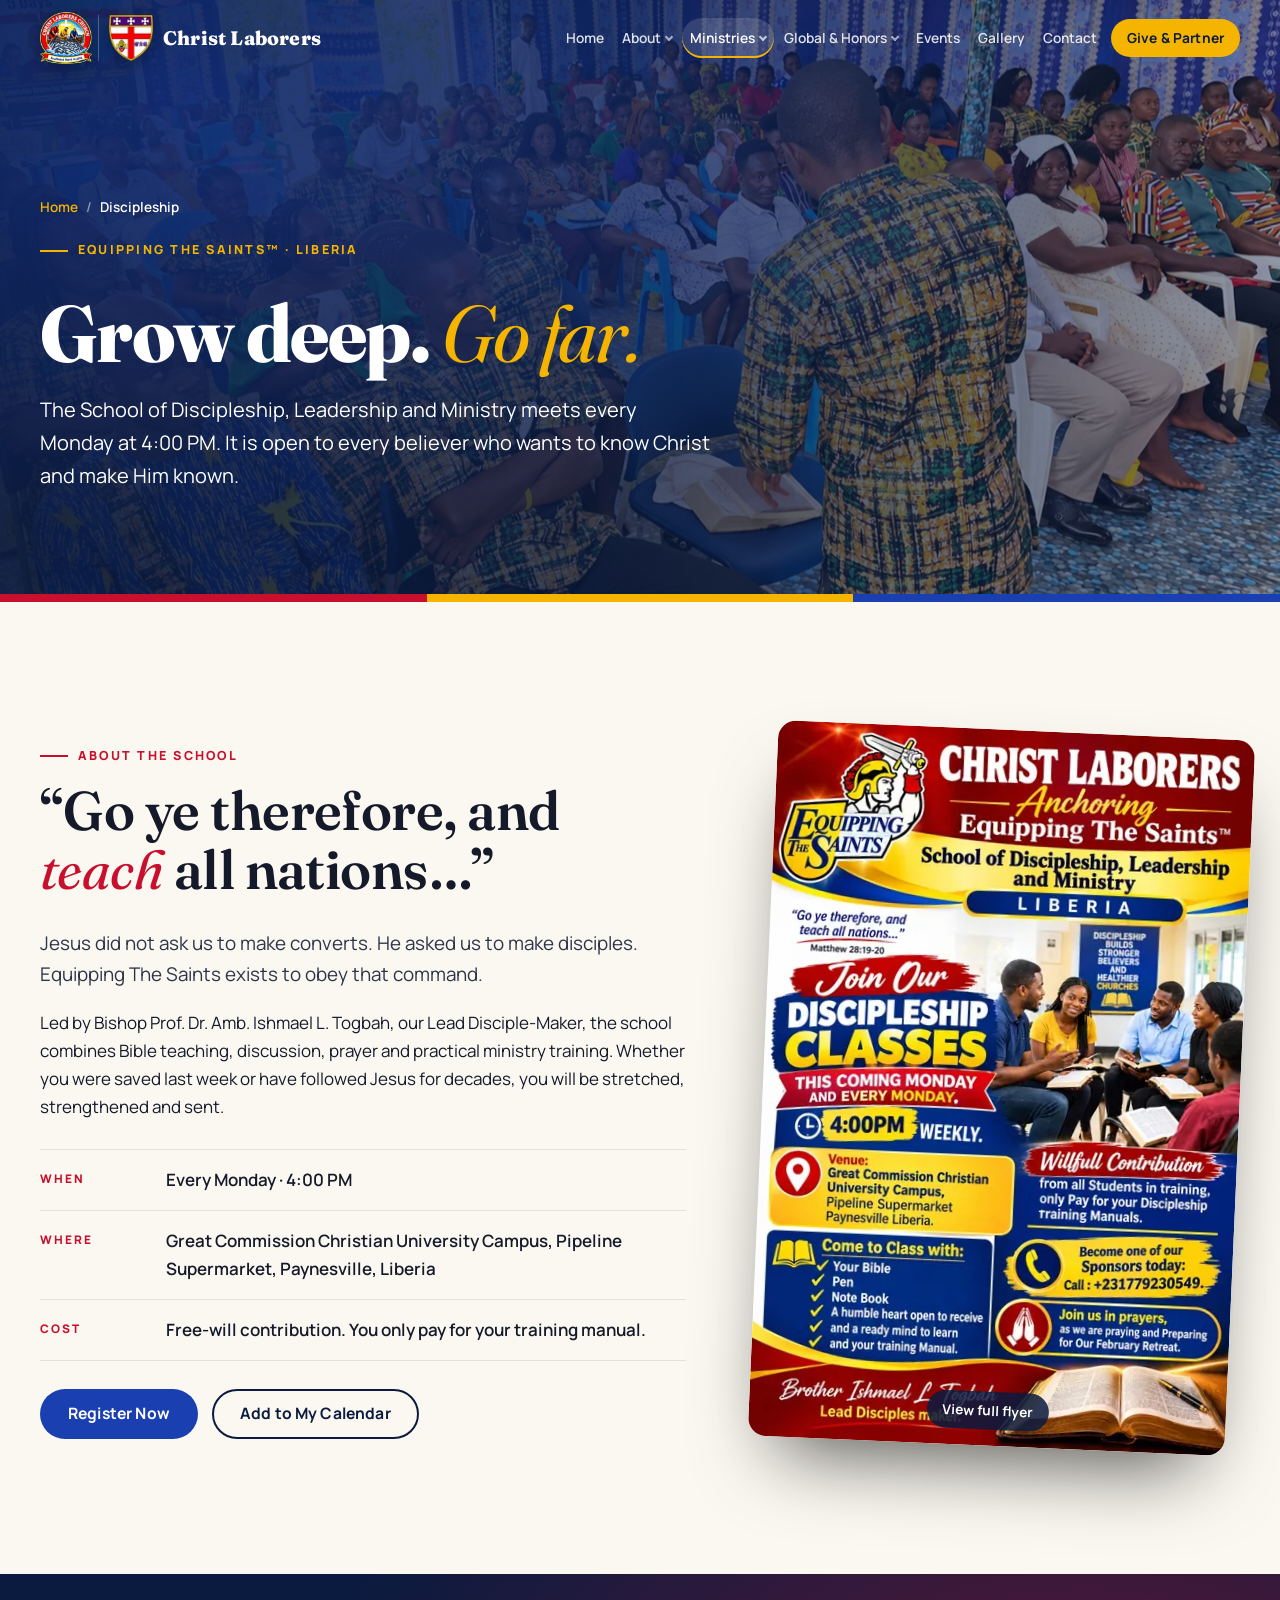
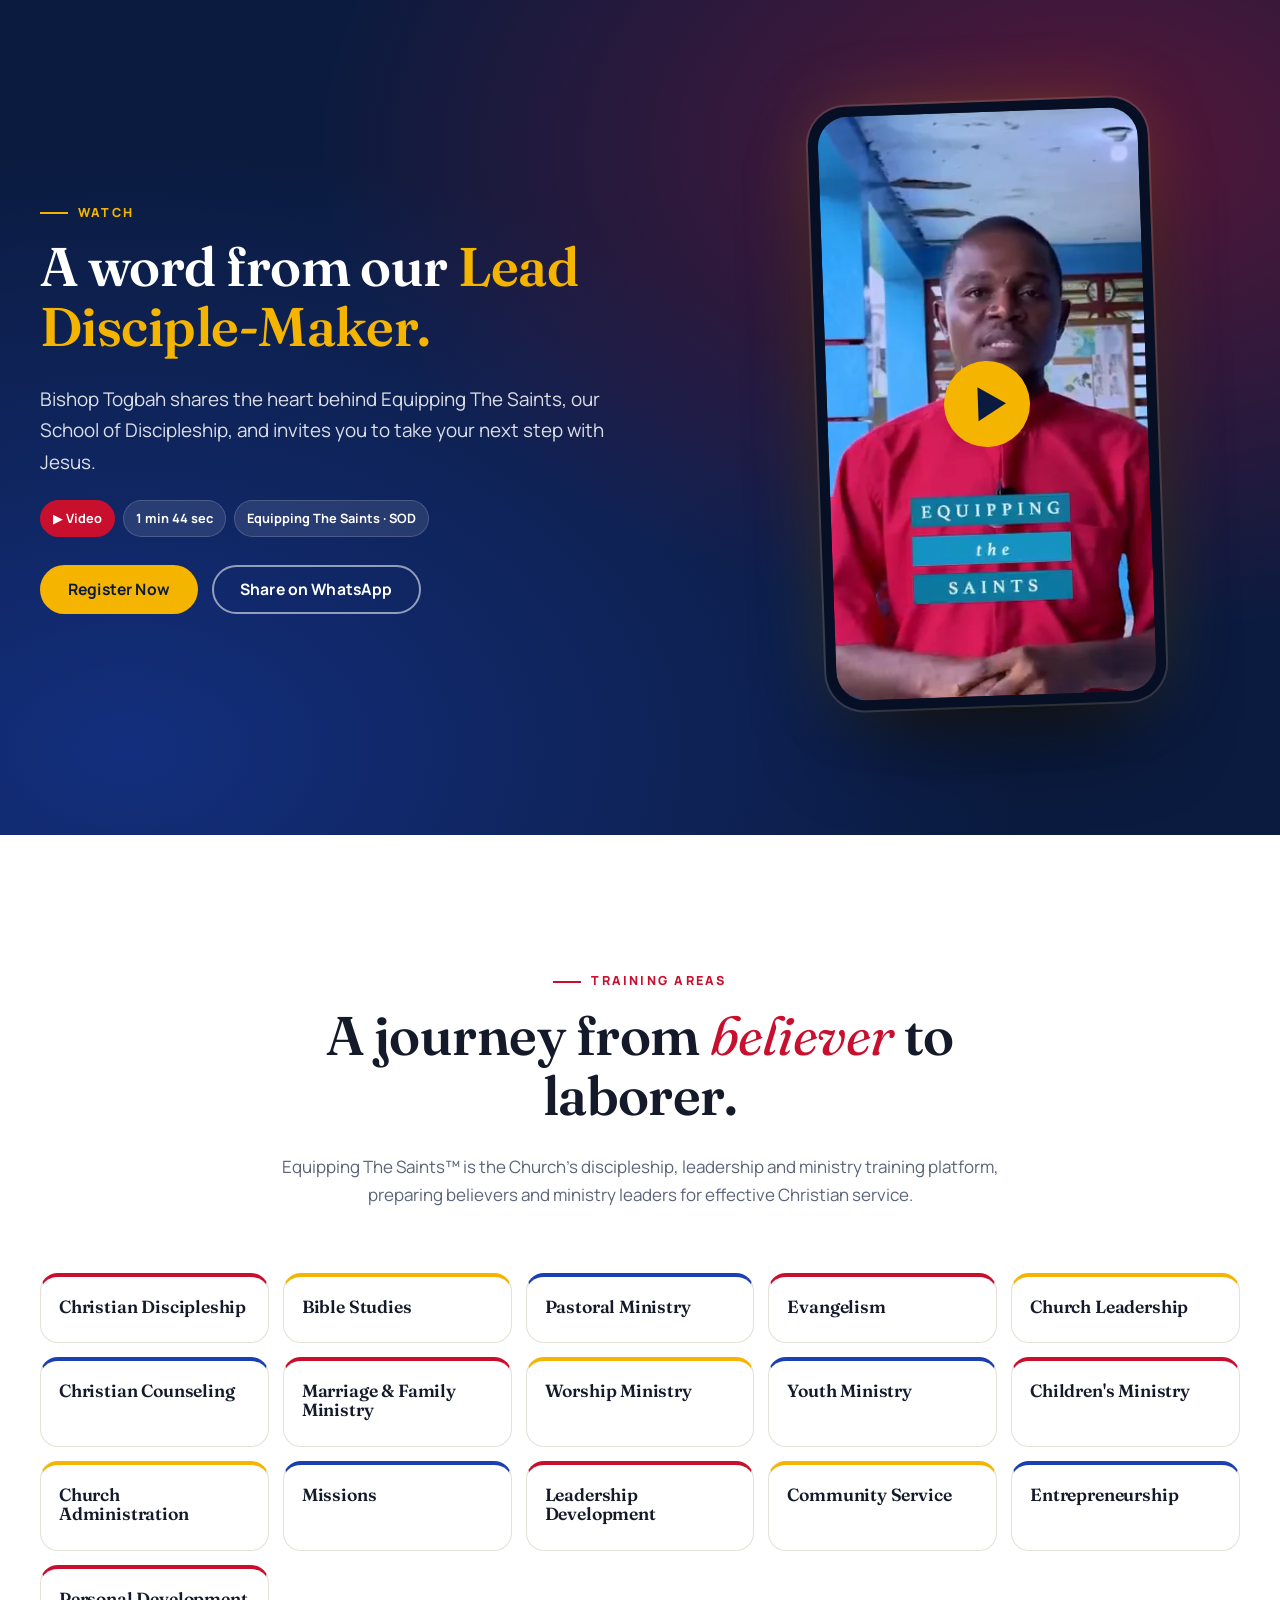
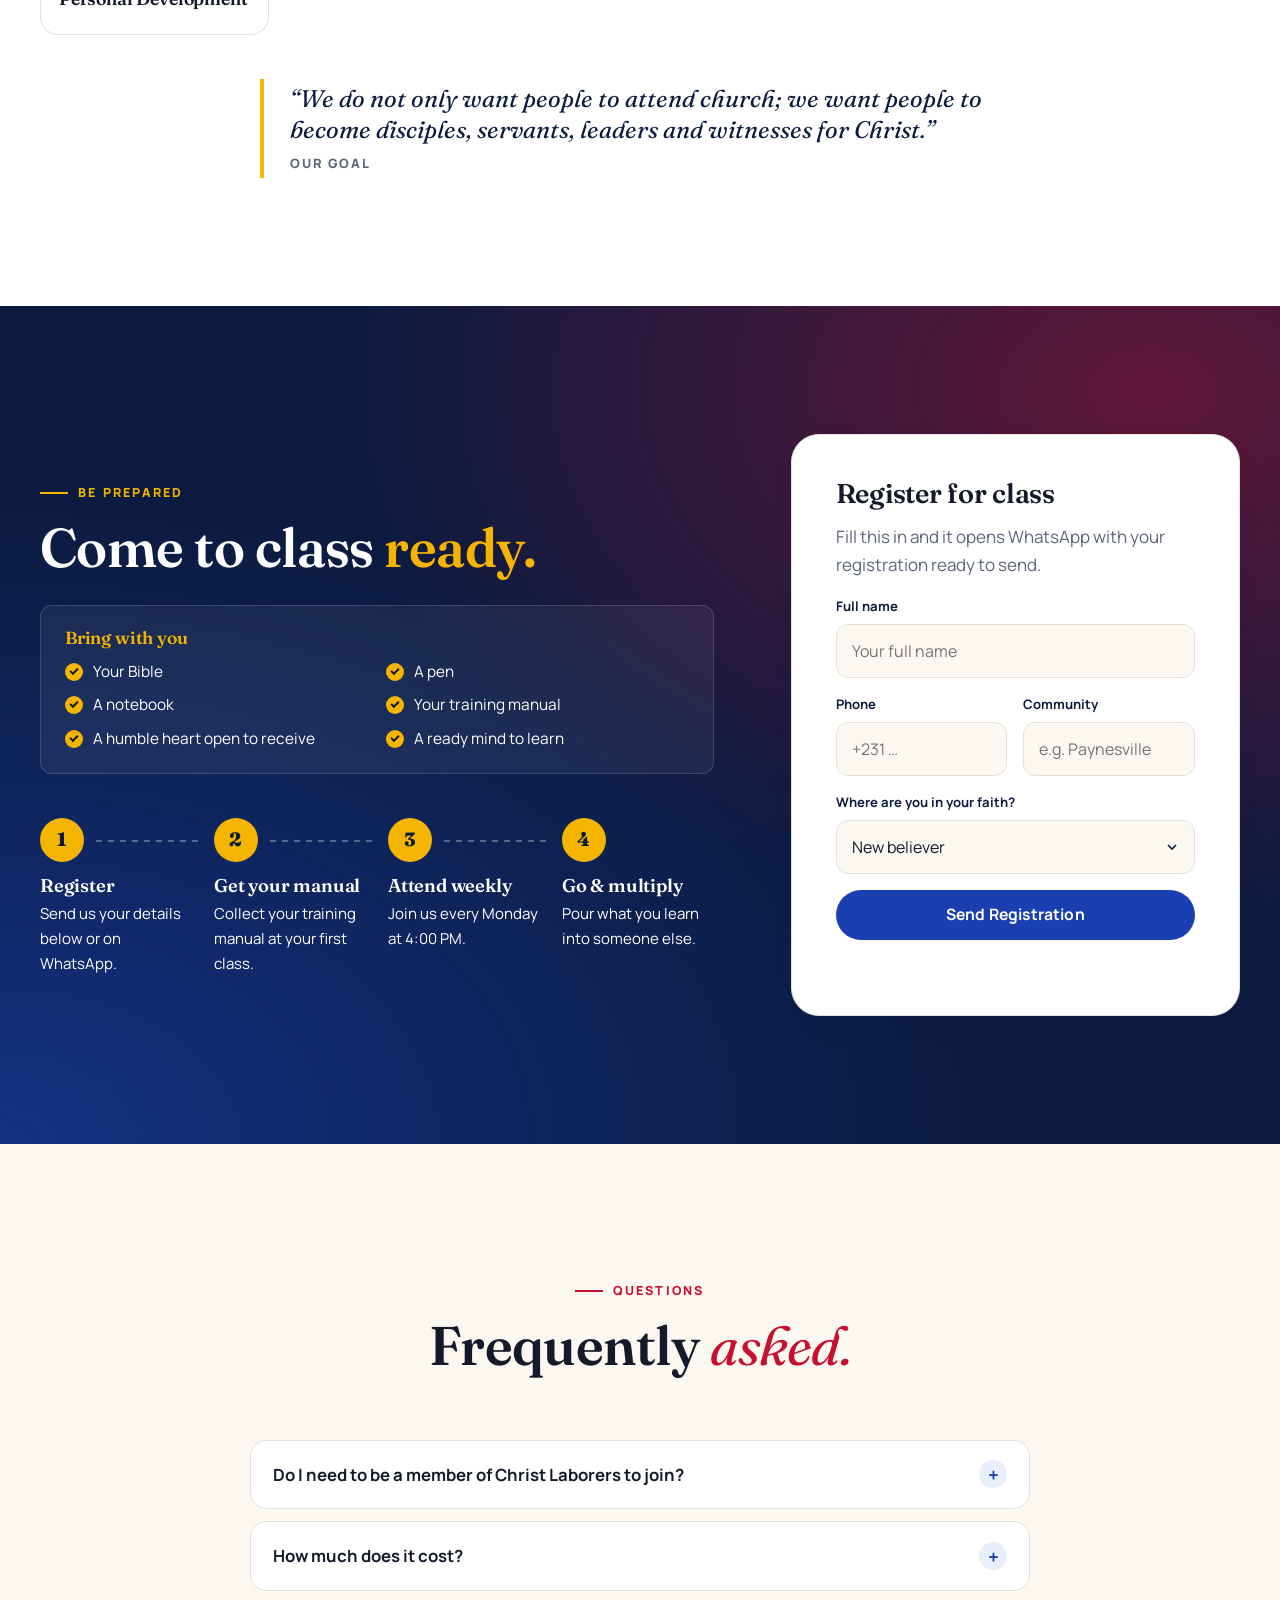
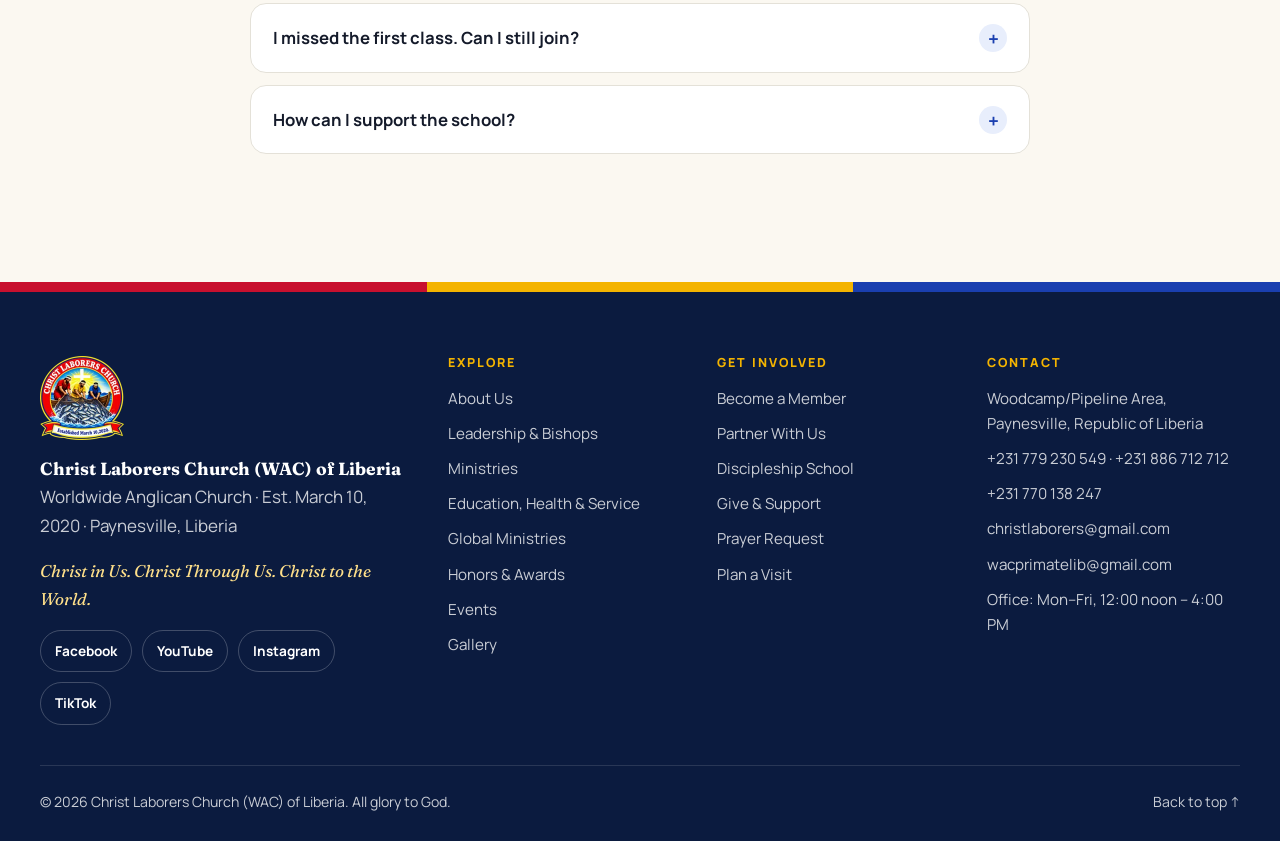
<file: discipleship.html>
<!doctype html>
<html lang="en">
<head>
  <meta charset="utf-8">
  <meta name="viewport" content="width=device-width, initial-scale=1">
  <title>Discipleship School | Christ Laborers Church</title>
  <meta name="description" content="Equipping The Saints School of Discipleship, Leadership and Ministry: every Monday at 4:00 PM, Great Commission Christian University Campus, Paynesville.">
  <meta name="theme-color" content="#0b1b3f">
  <meta name="color-scheme" content="only light">
  <link rel="icon" type="image/png" href="assets/img/favicon.png">
  <link rel="apple-touch-icon" href="assets/img/logo-192.png">
  <meta property="og:type" content="website">
  <meta property="og:url" content="https://clwac-church.org/discipleship.html">
  <link rel="canonical" href="https://clwac-church.org/discipleship.html">
  <meta property="og:title" content="Discipleship School | Christ Laborers Church">
  <meta property="og:description" content="Equipping The Saints School of Discipleship, Leadership and Ministry: every Monday at 4:00 PM, Great Commission Christian University Campus, Paynesville.">
  <meta property="og:image" content="https://clwac-church.org/assets/img/gallery/discipleship-flyer-sm.webp">
  <meta name="twitter:card" content="summary_large_image">
  <link rel="preconnect" href="https://fonts.googleapis.com">
  <link rel="preconnect" href="https://fonts.gstatic.com" crossorigin>
  <link href="https://fonts.googleapis.com/css2?family=Fraunces:ital,opsz,wght@0,9..144,400;0,9..144,600;0,9..144,800;1,9..144,400;1,9..144,600&family=Manrope:wght@400;500;600;700;800&display=swap" rel="stylesheet">
  <link rel="stylesheet" href="assets/css/styles.css?v=be0645e4">
</head>
<body>
  <a class="skip-link" href="#main">Skip to content</a>

  <!-- ============ HEADER (same on every page) ============ -->
  <header class="site-header" id="top">
    <div class="container header-inner">
      <a href="index.html" class="brand" aria-label="Christ Laborers Church (Worldwide Anglican Church) home">
        <img src="assets/img/logo-sm.webp" alt="" width="52" height="52">
        <img class="brand-shield" src="assets/img/wac-shield-sm.webp" alt="" width="50" height="52">
        <span class="brand-text">
          <strong>Christ Laborers</strong>
          <small>Worldwide Anglican Church</small>
        </span>
      </a>

      <nav class="nav" id="nav" aria-label="Main">
        <ul class="nav-links">
          <li class="nav-home"><a href="index.html">Home</a></li>
          <li class="has-sub"><a href="about.html">About</a>
            <ul class="sub"><li><a href="about.html">About Us</a></li><li><a href="leadership.html">Leadership &amp; Bishops</a></li><li><a href="join.html">Membership &amp; Partnership</a></li></ul></li>
          <li class="has-sub"><a href="ministries.html" aria-current="page">Ministries</a>
            <ul class="sub"><li><a href="ministries.html">Ministries &amp; Departments</a></li><li><a href="discipleship.html" aria-current="page">Equipping The Saints School</a></li><li><a href="institutions.html">Education, Health &amp; Service</a></li></ul></li>
          <li class="has-sub"><a href="global.html">Global &amp; Honors</a>
            <ul class="sub"><li><a href="global.html">Global Ministries</a></li><li><a href="global.html#order">Order of Knights &amp; Dames</a></li><li><a href="global.html#honors">Honors &amp; Awards</a></li></ul></li>
          <li><a href="events.html">Events</a></li>
          <li><a href="gallery.html">Gallery</a></li>
          <li><a href="contact.html">Contact</a></li>
        </ul>
        <a href="give.html" class="btn btn-gold btn-sm nav-cta">Give &amp; Partner</a>
        <div class="nav-extra">
          <p>Sunday Worship 10:00 AM · Discipleship Mon 4:00 PM<br>Woodcamp/Pipeline Area, Paynesville</p>
          <div class="nav-extra-row">
            <a class="btn btn-ghost" href="tel:+231779230549">Call us</a>
            <a class="btn btn-ghost" href="https://wa.me/231779230549" target="_blank" rel="noopener">WhatsApp</a>
          </div>
        </div>
      </nav>

      <button class="nav-toggle" type="button" aria-controls="nav" aria-expanded="false" aria-label="Open menu">
        <span class="nt-label" aria-hidden="true"><span class="nt-open">Menu</span><span class="nt-close">Close</span></span>
        <span class="nt-icon" aria-hidden="true"><i></i><i></i><i></i></span>
      </button>
    </div>
  </header>

  <main id="main">
    <section class="page-hero">
      <div class="page-hero-media" aria-hidden="true">
        <picture>
          <source media="(max-width: 720px)" srcset="assets/img/gallery/bible-teaching-hd-sm.webp">
          <img src="assets/img/gallery/bible-teaching-hd.webp" alt="" style="object-position:center" fetchpriority="high">
        </picture>
      </div>
      <div class="container">
        <ol class="breadcrumb reveal"><li><a href="index.html">Home</a></li><li>Discipleship</li></ol>
        <p class="kicker kicker-light reveal" style="margin-top:22px">Equipping The Saints™ · Liberia</p>
        <h1 class="reveal">Grow deep. <em>Go far.</em></h1>
        <p class="lede reveal">The School of Discipleship, Leadership and Ministry meets every Monday at 4:00 PM. It is open to every believer who wants to know Christ and make Him known.</p>
      </div>
    </section>

    <section class="section bg-ivory">
      <div class="container split split--wide-left">
        <div>
          <p class="kicker reveal">About the School</p>
          <h2 class="reveal">“Go ye therefore, and <em>teach</em> all nations…”</h2>
          <p class="lead reveal">Jesus did not ask us to make converts. He asked us to make disciples. Equipping The Saints exists to obey that command.</p>
          <p class="reveal">Led by Bishop Prof. Dr. Amb. Ishmael L. Togbah, our Lead Disciple-Maker, the school combines Bible teaching, discussion, prayer and practical ministry training. Whether you were saved last week or have followed Jesus for decades, you will be stretched, strengthened and sent.</p>
          <dl class="disc-facts reveal" style="border-color:var(--line)">
            <div style="border-color:var(--line)"><dt style="color:var(--red)">When</dt><dd>Every Monday · 4:00 PM</dd></div>
            <div style="border-color:var(--line)"><dt style="color:var(--red)">Where</dt><dd>Great Commission Christian University Campus, Pipeline Supermarket, Paynesville, Liberia</dd></div>
            <div style="border-color:var(--line)"><dt style="color:var(--red)">Cost</dt><dd>Free-will contribution. You only pay for your training manual.</dd></div>
          </dl>
          <div class="disc-actions reveal">
            <a class="btn btn-blue" href="#register">Register Now</a>
            <a class="btn btn-outline" href="assets/discipleship-class.ics" download>Add to My Calendar</a>
          </div>
        </div>
        <div class="disc-flyer reveal">
          <button class="flyer-btn" data-lightbox="assets/img/gallery/discipleship-flyer.webp" data-caption="Equipping The Saints: Discipleship Classes flyer">
            <img src="assets/img/gallery/discipleship-flyer-sm.webp" alt="Discipleship Classes flyer: every Monday at 4:00 PM" loading="lazy">
            <span class="flyer-zoom">View full flyer</span>
          </button>
        </div>
      </div>
    </section>

    <section class="section video-section" id="video">
      <div class="container video-grid">
        <div class="video-copy">
          <p class="kicker kicker-light reveal">Watch</p>
          <h2 class="reveal">A word from our <span class="gold-text">Lead Disciple-Maker.</span></h2>
          <p class="lead reveal">Bishop Togbah shares the heart behind Equipping The Saints, our School of Discipleship, and invites you to take your next step with Jesus.</p>
          <p class="video-meta reveal"><span>▶ Video</span><span>1 min 44 sec</span><span>Equipping The Saints · SOD</span></p>
          <div class="disc-actions reveal">
            <a class="btn btn-gold" href="#register">Register Now</a>
            <a class="btn btn-ghost" data-share="Watch this message about the Equipping The Saints School of Discipleship at Christ Laborers Church:" href="https://wa.me/?text=Equipping%20The%20Saints%20School%20of%20Discipleship%20-%20Christ%20Laborers%20Church" target="_blank" rel="noopener">Share on WhatsApp</a>
          </div>
        </div>
        <div class="reveal">
          <div class="phone-frame video-frame">
            <video src="assets/video/equipping-the-saints.mp4" poster="assets/video/equipping-the-saints-poster.webp" controls playsinline preload="none" width="360" height="640"
              aria-label="Video: Bishop Prof. Dr. Amb. Ishmael L. Togbah introduces the Equipping The Saints School of Discipleship"></video>
            <button class="play-btn" type="button" aria-label="Play video"><span></span></button>
          </div>
        </div>
      </div>
    </section>

    <section class="section bg-paper">
      <div class="container">
        <div class="section-head">
          <p class="kicker reveal">Training Areas</p>
          <h2 class="reveal">A journey from <em>believer</em> to laborer.</h2>
          <p class="reveal">Equipping The Saints™ is the Church's discipleship, leadership and ministry training platform, preparing believers and ministry leaders for effective Christian service.</p>
        </div>
        <div class="values">
          <div class="value reveal"><h3>Christian Discipleship</h3></div>
          <div class="value reveal"><h3>Bible Studies</h3></div>
          <div class="value reveal"><h3>Pastoral Ministry</h3></div>
          <div class="value reveal"><h3>Evangelism</h3></div>
          <div class="value reveal"><h3>Church Leadership</h3></div>
          <div class="value reveal"><h3>Christian Counseling</h3></div>
          <div class="value reveal"><h3>Marriage &amp; Family Ministry</h3></div>
          <div class="value reveal"><h3>Worship Ministry</h3></div>
          <div class="value reveal"><h3>Youth Ministry</h3></div>
          <div class="value reveal"><h3>Children's Ministry</h3></div>
          <div class="value reveal"><h3>Church Administration</h3></div>
          <div class="value reveal"><h3>Missions</h3></div>
          <div class="value reveal"><h3>Leadership Development</h3></div>
          <div class="value reveal"><h3>Community Service</h3></div>
          <div class="value reveal"><h3>Entrepreneurship</h3></div>
          <div class="value reveal"><h3>Personal Development</h3></div>
        </div>
        <figure class="pull-quote reveal" style="max-width:760px;margin:44px auto 0">
          <blockquote>“We do not only want people to attend church; we want people to become disciples, servants, leaders and witnesses for Christ.”</blockquote>
          <figcaption>Our goal</figcaption>
        </figure>
      </div>
    </section>

    <section class="section discipleship">
      <div class="container disc-grid">
        <div>
          <p class="kicker kicker-light reveal">Be Prepared</p>
          <h2 class="reveal">Come to class <span class="gold-text">ready.</span></h2>
          <div class="bring reveal" style="margin-top:24px">
            <h3>Bring with you</h3>
            <ul class="checklist">
              <li>Your Bible</li>
              <li>A pen</li>
              <li>A notebook</li>
              <li>Your training manual</li>
              <li>A humble heart open to receive</li>
              <li>A ready mind to learn</li>
            </ul>
          </div>
          <ol class="steps reveal" style="margin-top:44px">
            <li><h3>Register</h3><p>Send us your details below or on WhatsApp.</p></li>
            <li><h3>Get your manual</h3><p>Collect your training manual at your first class.</p></li>
            <li><h3>Attend weekly</h3><p>Join us every Monday at 4:00 PM.</p></li>
            <li><h3>Go &amp; multiply</h3><p>Pour what you learn into someone else.</p></li>
          </ol>
        </div>

        <div class="form-card reveal" id="register">
          <h3>Register for class</h3>
          <p>Fill this in and it opens WhatsApp with your registration ready to send.</p>
          <form class="wa-form" data-intro="Hello! I would like to register for the Equipping The Saints discipleship class." novalidate>
            <label><span>Full name</span><input type="text" name="Name" autocomplete="name" required placeholder="Your full name"></label>
            <div class="form-row">
              <label><span>Phone</span><input type="tel" name="Phone" autocomplete="tel" placeholder="+231 …"></label>
              <label><span>Community</span><input type="text" name="Community" placeholder="e.g. Paynesville"></label>
            </div>
            <label><span>Where are you in your faith?</span>
              <select name="Faith journey">
                <option>New believer</option>
                <option>Growing believer</option>
                <option>Serving in ministry</option>
                <option>Exploring faith</option>
              </select>
            </label>
            <button class="btn btn-blue" type="submit">Send Registration</button>
            <p class="form-note" role="status" aria-live="polite"></p>
          </form>
        </div>
      </div>
    </section>

    <section class="section bg-ivory">
      <div class="container narrow">
        <div class="section-head">
          <p class="kicker reveal">Questions</p>
          <h2 class="reveal">Frequently <em>asked.</em></h2>
        </div>
        <div class="faq reveal">
          <details><summary>Do I need to be a member of Christ Laborers to join?</summary><p>No. The school is open to every believer, whatever church you attend. Come and grow with us.</p></details>
          <details><summary>How much does it cost?</summary><p>There are no tuition fees. Students give a free-will contribution and pay only for their discipleship training manual.</p></details>
          <details><summary>I missed the first class. Can I still join?</summary><p>Yes. Classes run every week, so come this Monday. We will help you catch up with your manual.</p></details>
          <details><summary>How can I support the school?</summary><p>You can become a sponsor to help provide manuals, Bibles and materials for students. Call +231 779 230 549 or visit our <a href="give.html">Give &amp; Support</a> page.</p></details>
        </div>
      </div>
    </section>
  </main>

  <!-- ============ FOOTER (same on every page) ============ -->
  <footer class="site-footer">
    <div class="footer-stripes" aria-hidden="true"></div>
    <div class="container footer-grid">
      <div class="footer-brand">
        <img src="assets/img/logo-sm.webp" alt="" width="84" height="84" loading="lazy">
        <p><strong>Christ Laborers Church (WAC) of Liberia</strong><br>
        Worldwide Anglican Church · Est. March 10, 2020 · Paynesville, Liberia</p>
        <p class="footer-tag">Christ in Us. Christ Through Us. Christ to the World.</p>
        <div class="social">
          <a href="https://www.facebook.com/search/top?q=Christ%20Laborers%20Worldwide%20Anglican%20Church%20of%20Liberia" target="_blank" rel="noopener">Facebook</a>
          <a href="https://www.youtube.com/results?search_query=Christ+Laborers+Church" target="_blank" rel="noopener">YouTube</a>
          <a href="https://www.instagram.com/christ_laborers/" target="_blank" rel="noopener">Instagram</a>
          <a href="https://www.tiktok.com/search?q=Christ%20Laborers" target="_blank" rel="noopener">TikTok</a>
        </div>
      </div>
      <div>
        <h4>Explore</h4>
        <ul>
          <li><a href="about.html">About Us</a></li>
          <li><a href="leadership.html">Leadership &amp; Bishops</a></li>
          <li><a href="ministries.html">Ministries</a></li>
          <li><a href="institutions.html">Education, Health &amp; Service</a></li>
          <li><a href="global.html">Global Ministries</a></li>
          <li><a href="global.html#honors">Honors &amp; Awards</a></li>
          <li><a href="events.html">Events</a></li>
          <li><a href="gallery.html">Gallery</a></li>
        </ul>
      </div>
      <div>
        <h4>Get Involved</h4>
        <ul>
          <li><a href="join.html">Become a Member</a></li>
          <li><a href="join.html#partner">Partner With Us</a></li>
          <li><a href="discipleship.html">Discipleship School</a></li>
          <li><a href="give.html">Give &amp; Support</a></li>
          <li><a href="give.html#prayer">Prayer Request</a></li>
          <li><a href="contact.html">Plan a Visit</a></li>
        </ul>
      </div>
      <div>
        <h4>Contact</h4>
        <ul>
          <li>Woodcamp/Pipeline Area, Paynesville, Republic of Liberia</li>
          <li><a href="tel:+231779230549">+231 779 230 549</a> · <a href="tel:+231886712712">+231 886 712 712</a></li>
          <li><a href="tel:+231770138247">+231 770 138 247</a></li>
          <li><a href="mailto:christlaborers@gmail.com">christlaborers@gmail.com</a></li>
          <li><a href="mailto:wacprimatelib@gmail.com">wacprimatelib@gmail.com</a></li>
          <li>Office: Mon–Fri, 12:00 noon – 4:00 PM</li>
        </ul>
      </div>
    </div>
    <div class="container footer-bottom">
      <p>© <span id="year">2026</span> Christ Laborers Church (WAC) of Liberia. All glory to God.</p>
      <a href="#top" class="to-top">Back to top ↑</a>
    </div>
  </footer>

  <!-- Lightbox -->
  <div class="lightbox" id="lightbox" role="dialog" aria-modal="true" aria-label="Image viewer" hidden>
    <button class="lb-close" aria-label="Close">×</button>
    <button class="lb-nav lb-prev" aria-label="Previous image">‹</button>
    <figure>
      <img alt="">
      <figcaption></figcaption>
    </figure>
    <button class="lb-nav lb-next" aria-label="Next image">›</button>
  </div>

  <script src="assets/js/main.js?v=4ef0c45d" defer></script>
</body>
</html>
</file>
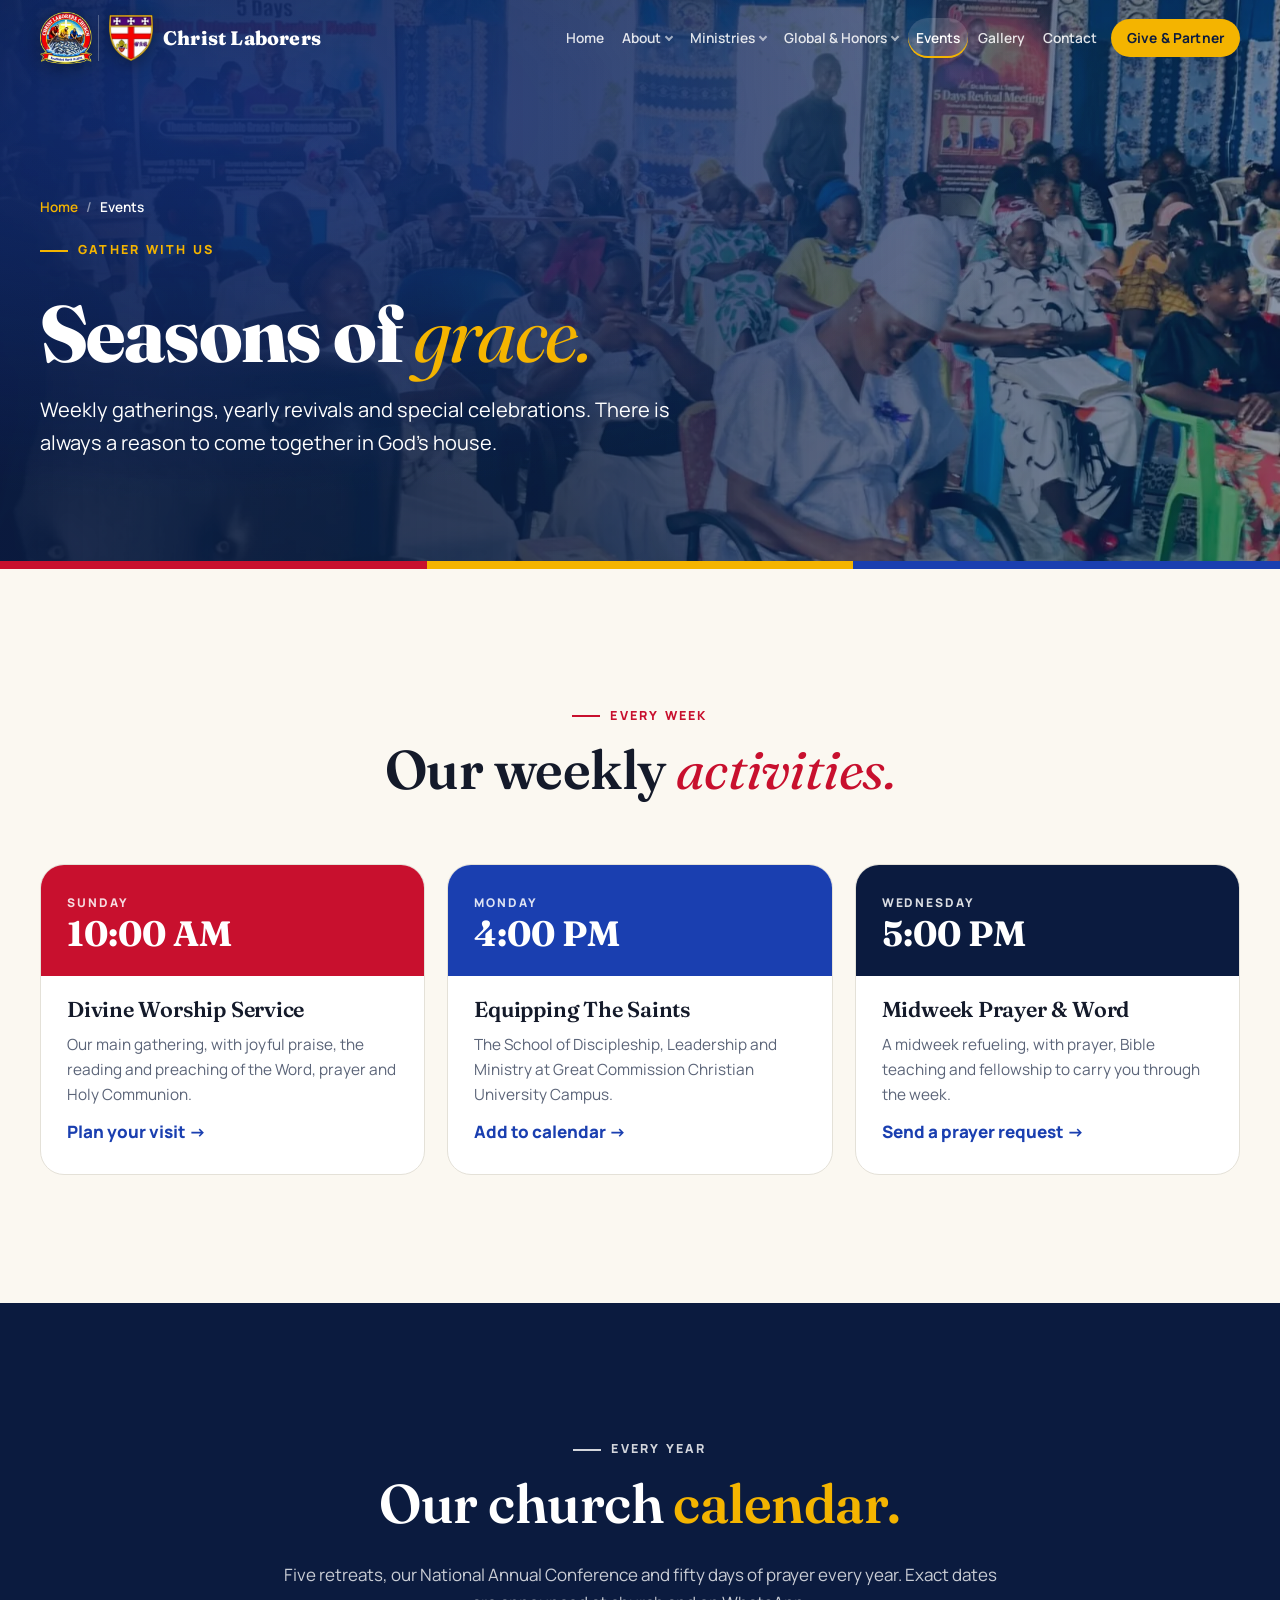
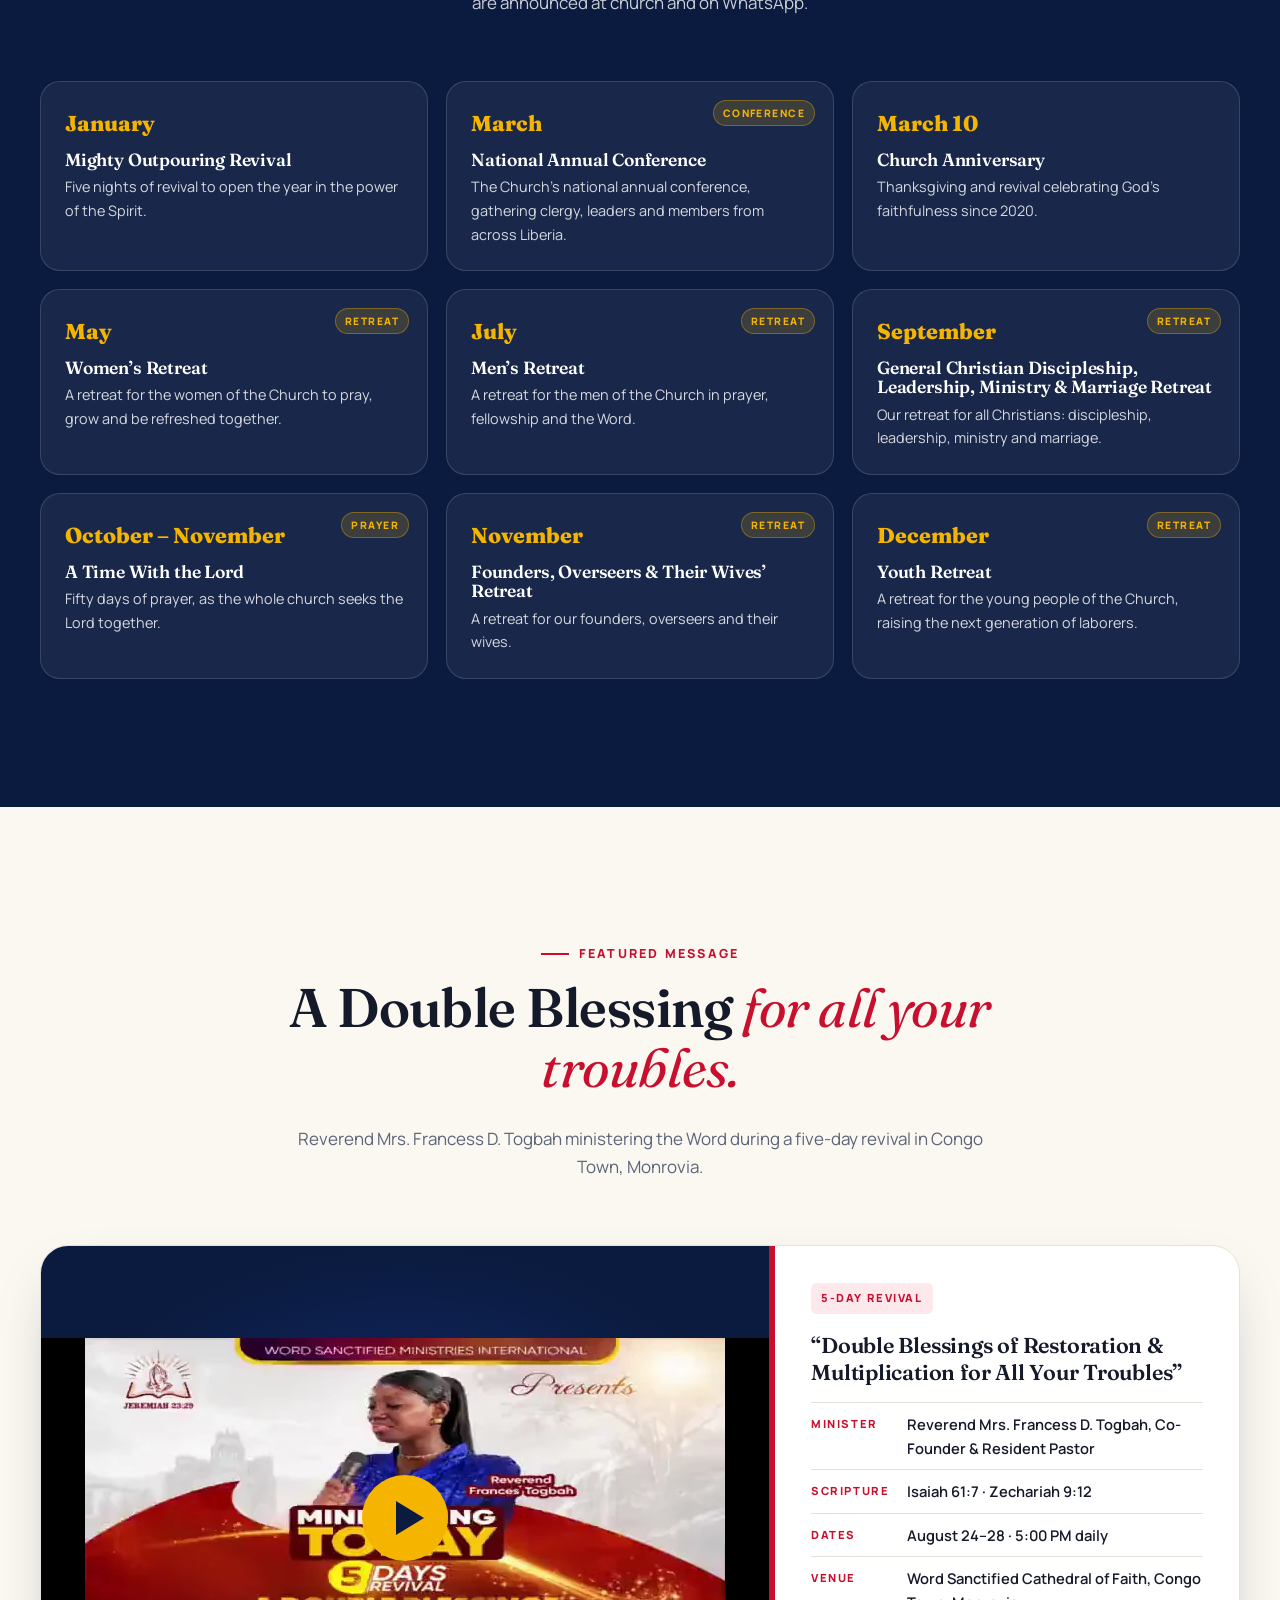
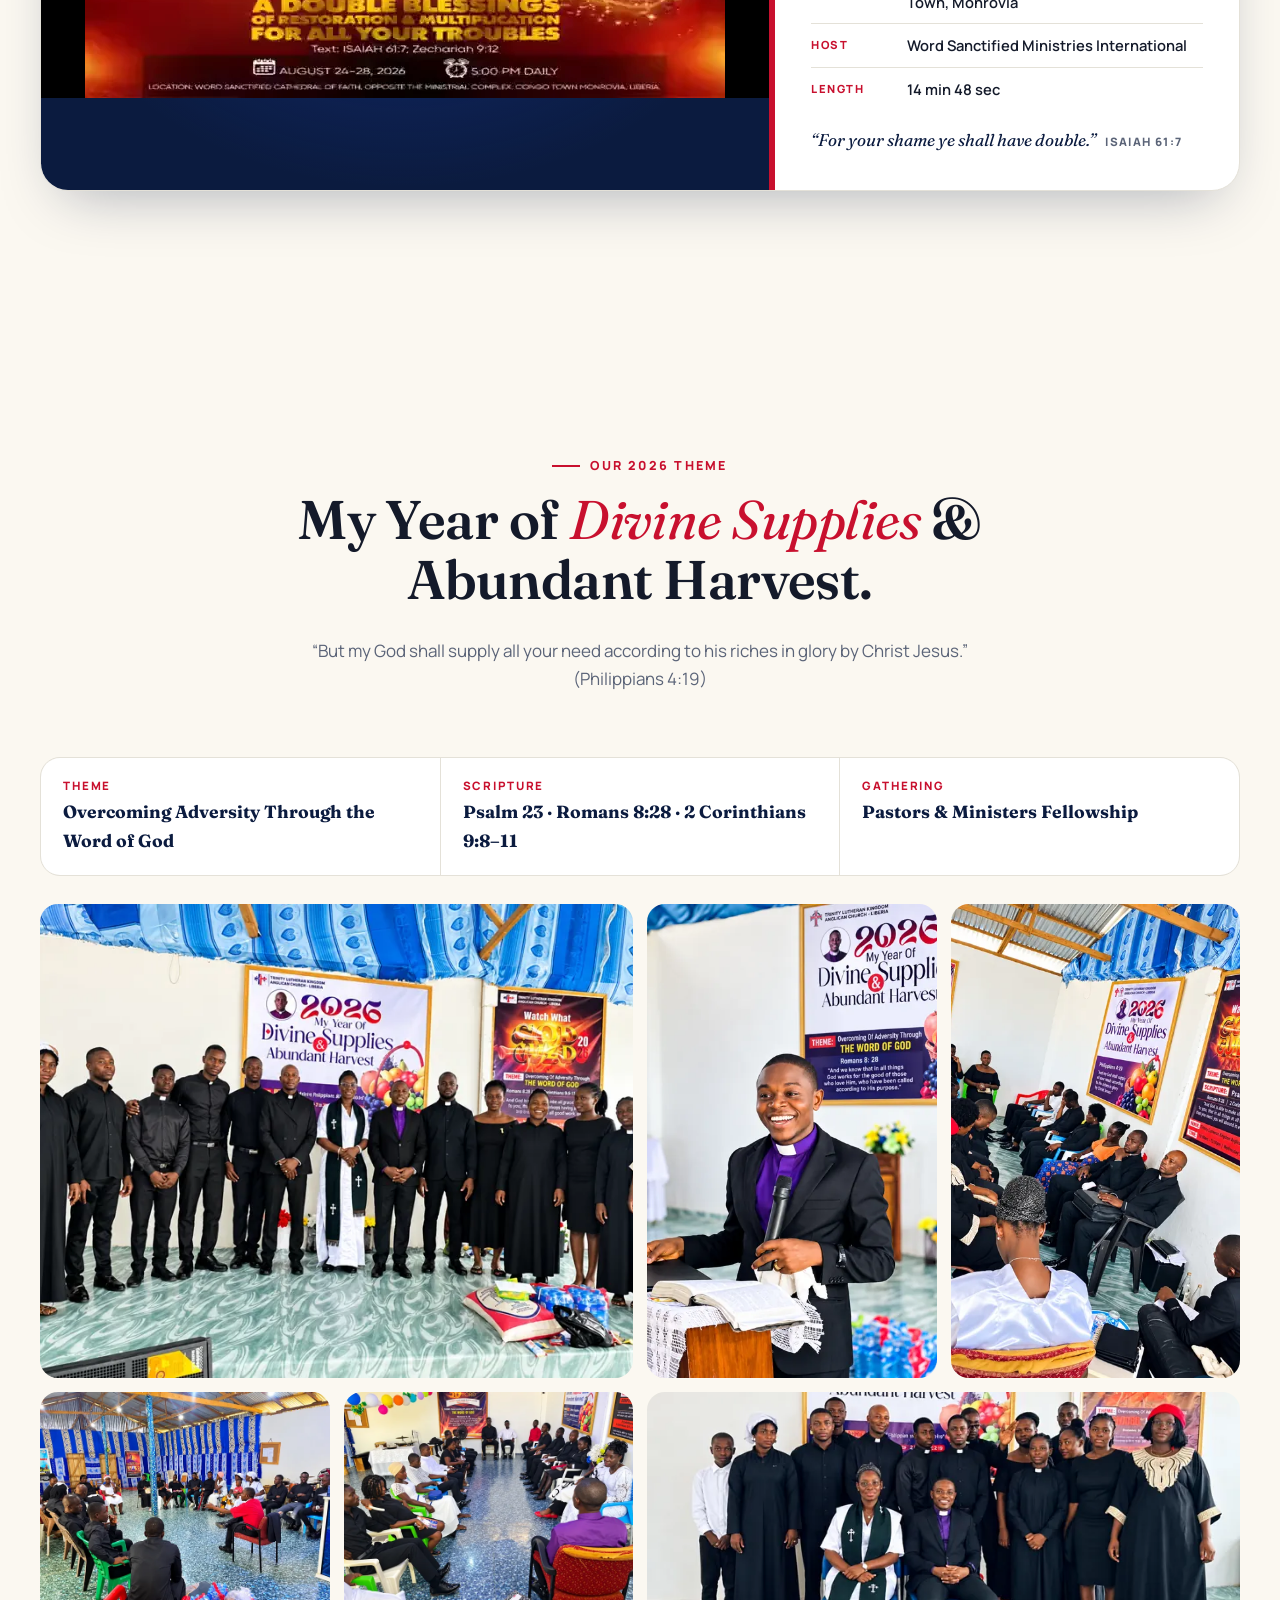
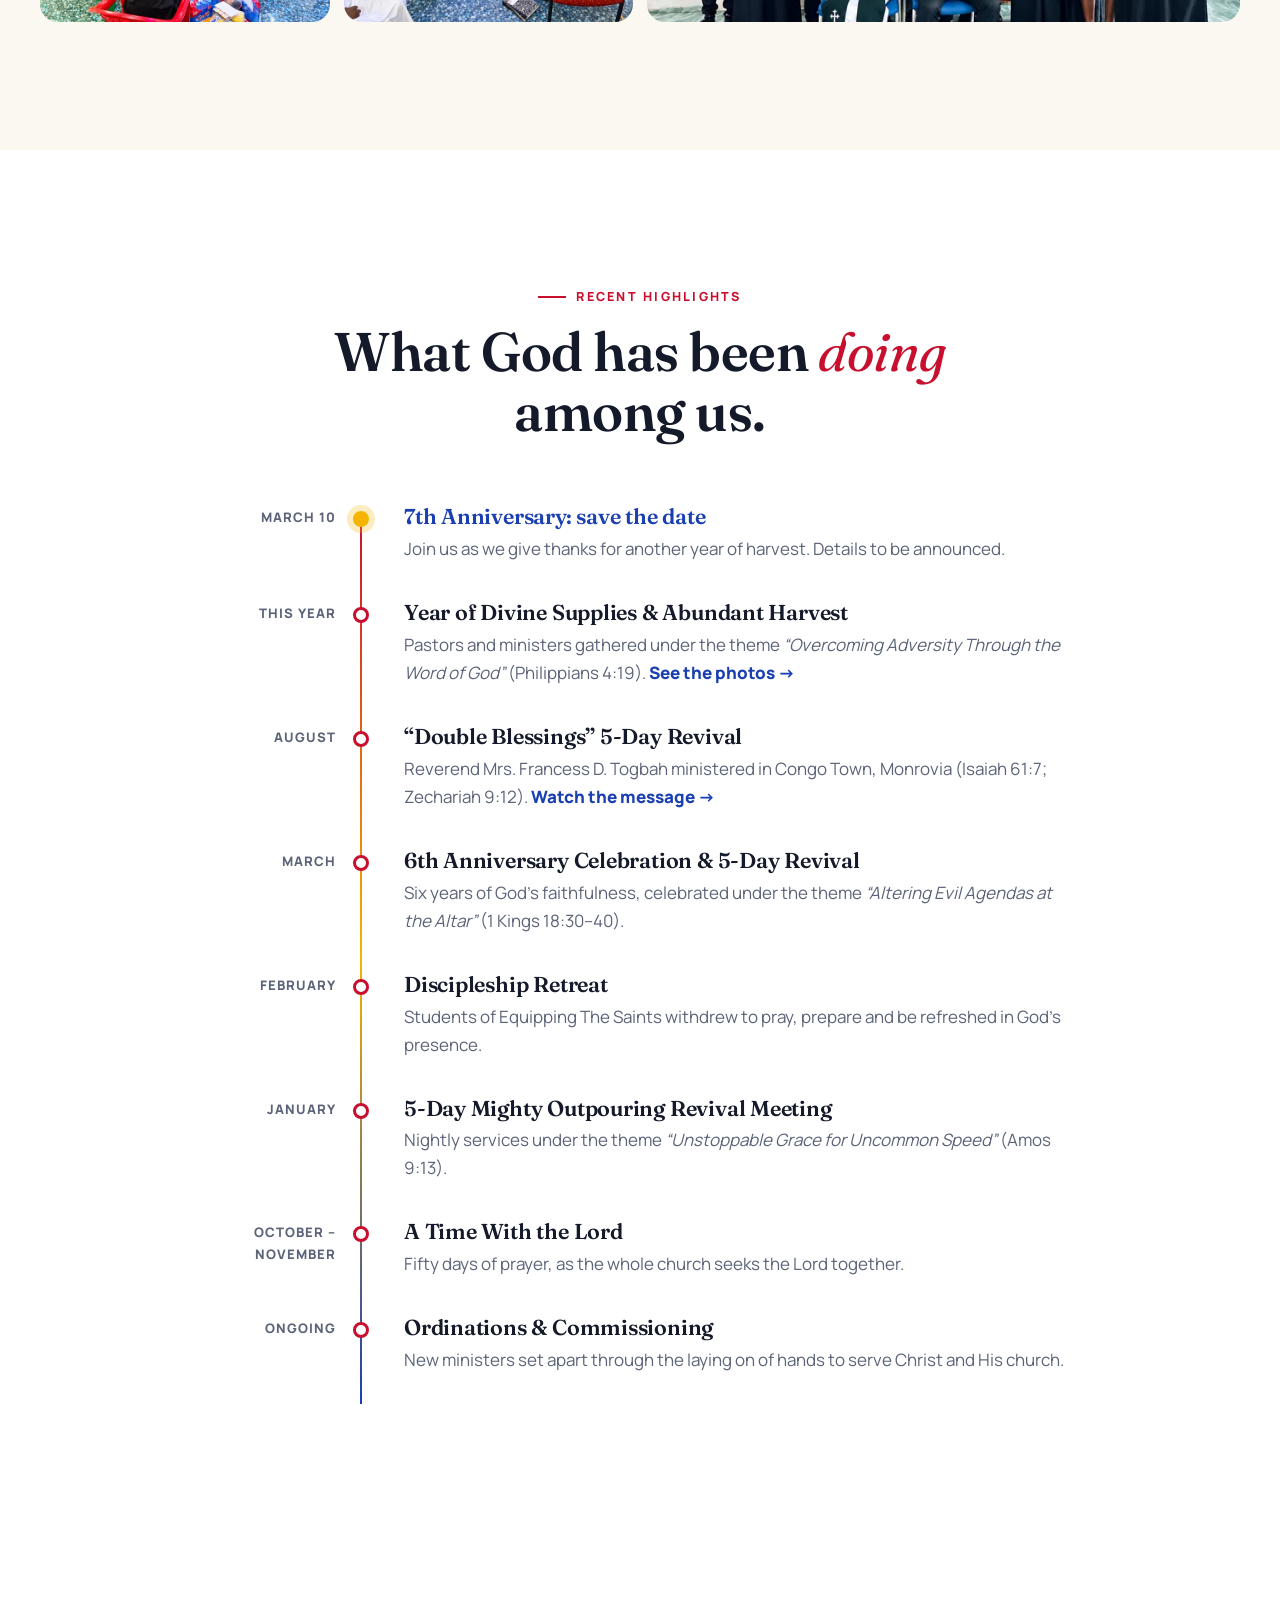
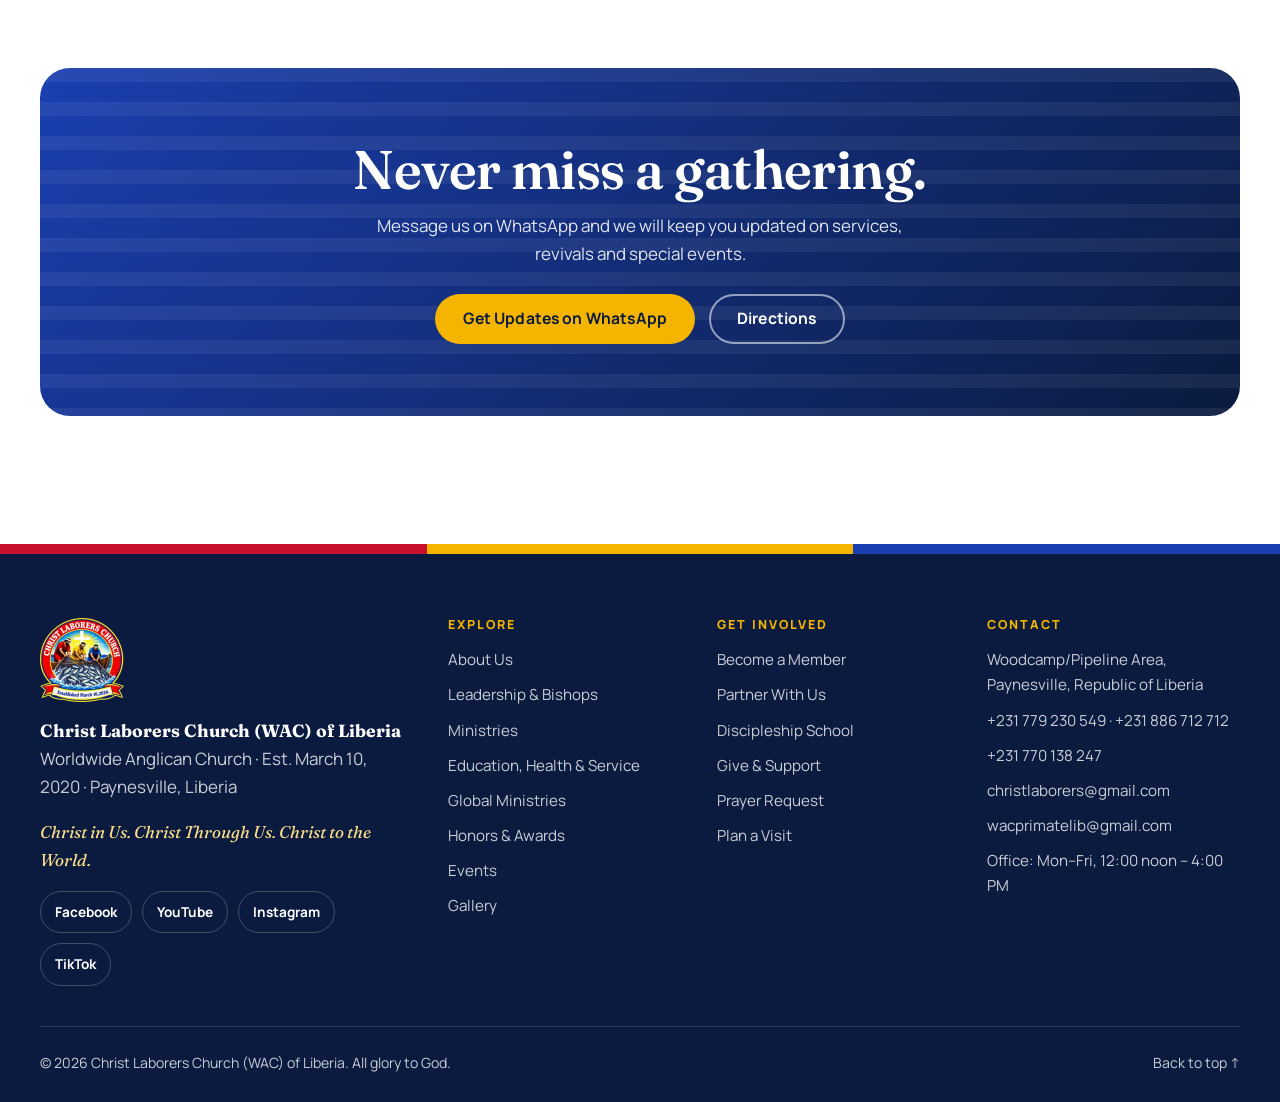
<file: events.html>
<!doctype html>
<html lang="en">
<head>
  <meta charset="utf-8">
  <meta name="viewport" content="width=device-width, initial-scale=1">
  <title>Events | Christ Laborers Church</title>
  <meta name="description" content="Weekly services, annual revivals, the church anniversary and recent highlights at Christ Laborers Church, Paynesville, Liberia.">
  <meta name="theme-color" content="#0b1b3f">
  <meta name="color-scheme" content="only light">
  <link rel="icon" type="image/png" href="assets/img/favicon.png">
  <link rel="apple-touch-icon" href="assets/img/logo-192.png">
  <meta property="og:type" content="website">
  <meta property="og:url" content="https://clwac-church.org/events.html">
  <link rel="canonical" href="https://clwac-church.org/events.html">
  <meta property="og:title" content="Events | Christ Laborers Church">
  <meta property="og:description" content="Weekly services, annual revivals, the church anniversary and recent highlights at Christ Laborers Church, Paynesville, Liberia.">
  <meta property="og:image" content="https://clwac-church.org/assets/img/og-image.jpg">
  <meta name="twitter:card" content="summary_large_image">
  <link rel="preconnect" href="https://fonts.googleapis.com">
  <link rel="preconnect" href="https://fonts.gstatic.com" crossorigin>
  <link href="https://fonts.googleapis.com/css2?family=Fraunces:ital,opsz,wght@0,9..144,400;0,9..144,600;0,9..144,800;1,9..144,400;1,9..144,600&family=Manrope:wght@400;500;600;700;800&display=swap" rel="stylesheet">
  <link rel="stylesheet" href="assets/css/styles.css?v=be0645e4">
</head>
<body>
  <a class="skip-link" href="#main">Skip to content</a>

  <!-- ============ HEADER (same on every page) ============ -->
  <header class="site-header" id="top">
    <div class="container header-inner">
      <a href="index.html" class="brand" aria-label="Christ Laborers Church (Worldwide Anglican Church) home">
        <img src="assets/img/logo-sm.webp" alt="" width="52" height="52">
        <img class="brand-shield" src="assets/img/wac-shield-sm.webp" alt="" width="50" height="52">
        <span class="brand-text">
          <strong>Christ Laborers</strong>
          <small>Worldwide Anglican Church</small>
        </span>
      </a>

      <nav class="nav" id="nav" aria-label="Main">
        <ul class="nav-links">
          <li class="nav-home"><a href="index.html">Home</a></li>
          <li class="has-sub"><a href="about.html">About</a>
            <ul class="sub"><li><a href="about.html">About Us</a></li><li><a href="leadership.html">Leadership &amp; Bishops</a></li><li><a href="join.html">Membership &amp; Partnership</a></li></ul></li>
          <li class="has-sub"><a href="ministries.html">Ministries</a>
            <ul class="sub"><li><a href="ministries.html">Ministries &amp; Departments</a></li><li><a href="discipleship.html">Equipping The Saints School</a></li><li><a href="institutions.html">Education, Health &amp; Service</a></li></ul></li>
          <li class="has-sub"><a href="global.html">Global &amp; Honors</a>
            <ul class="sub"><li><a href="global.html">Global Ministries</a></li><li><a href="global.html#order">Order of Knights &amp; Dames</a></li><li><a href="global.html#honors">Honors &amp; Awards</a></li></ul></li>
          <li><a href="events.html" aria-current="page">Events</a></li>
          <li><a href="gallery.html">Gallery</a></li>
          <li><a href="contact.html">Contact</a></li>
        </ul>
        <a href="give.html" class="btn btn-gold btn-sm nav-cta">Give &amp; Partner</a>
        <div class="nav-extra">
          <p>Sunday Worship 10:00 AM · Discipleship Mon 4:00 PM<br>Woodcamp/Pipeline Area, Paynesville</p>
          <div class="nav-extra-row">
            <a class="btn btn-ghost" href="tel:+231779230549">Call us</a>
            <a class="btn btn-ghost" href="https://wa.me/231779230549" target="_blank" rel="noopener">WhatsApp</a>
          </div>
        </div>
      </nav>

      <button class="nav-toggle" type="button" aria-controls="nav" aria-expanded="false" aria-label="Open menu">
        <span class="nt-label" aria-hidden="true"><span class="nt-open">Menu</span><span class="nt-close">Close</span></span>
        <span class="nt-icon" aria-hidden="true"><i></i><i></i><i></i></span>
      </button>
    </div>
  </header>

  <main id="main">
    <section class="page-hero">
      <div class="page-hero-media" aria-hidden="true">
        <picture>
          <source media="(max-width: 720px)" srcset="assets/img/gallery/revival-congregation-sm.webp">
          <img src="assets/img/gallery/revival-congregation.webp" alt="" style="object-position:center" fetchpriority="high">
        </picture>
      </div>
      <div class="container">
        <ol class="breadcrumb reveal"><li><a href="index.html">Home</a></li><li>Events</li></ol>
        <p class="kicker kicker-light reveal" style="margin-top:22px">Gather With Us</p>
        <h1 class="reveal">Seasons of <em>grace.</em></h1>
        <p class="lede reveal">Weekly gatherings, yearly revivals and special celebrations. There is always a reason to come together in God's house.</p>
      </div>
    </section>

    <section class="section bg-ivory">
      <div class="container">
        <div class="section-head">
          <p class="kicker reveal">Every Week</p>
          <h2 class="reveal">Our weekly <em>activities.</em></h2>
        </div>
        <div class="week">
          <article class="day-card reveal">
            <header><span>Sunday</span><strong>10:00 AM</strong></header>
            <div class="day-body"><h3>Divine Worship Service</h3><p>Our main gathering, with joyful praise, the reading and preaching of the Word, prayer and Holy Communion.</p><a class="text-link" href="contact.html">Plan your visit →</a></div>
          </article>
          <article class="day-card reveal">
            <header><span>Monday</span><strong>4:00 PM</strong></header>
            <div class="day-body"><h3>Equipping The Saints</h3><p>The School of Discipleship, Leadership and Ministry at Great Commission Christian University Campus.</p><a class="text-link" href="assets/discipleship-class.ics" download>Add to calendar →</a></div>
          </article>
          <article class="day-card reveal">
            <header><span>Wednesday</span><strong>5:00 PM</strong></header>
            <div class="day-body"><h3>Midweek Prayer &amp; Word</h3><p>A midweek refueling, with prayer, Bible teaching and fellowship to carry you through the week.</p><a class="text-link" href="give.html#prayer">Send a prayer request →</a></div>
          </article>
        </div>
      </div>
    </section>

    <section class="section bg-navy">
      <div class="container">
        <div class="section-head">
          <p class="kicker kicker-light reveal">Every Year</p>
          <h2 class="reveal">Our church <span class="gold-text">calendar.</span></h2>
          <p class="reveal">Five retreats, our National Annual Conference and fifty days of prayer every year. Exact dates are announced at church and on WhatsApp.</p>
        </div>
        <div class="annual annual--full">
          <div class="month reveal"><time>January</time><h3>Mighty Outpouring Revival</h3><p>Five nights of revival to open the year in the power of the Spirit.</p></div>
          <div class="month reveal"><span class="month-tag">Conference</span><time>March</time><h3>National Annual Conference</h3><p>The Church’s national annual conference, gathering clergy, leaders and members from across Liberia.</p></div>
          <div class="month reveal"><time>March 10</time><h3>Church Anniversary</h3><p>Thanksgiving and revival celebrating God’s faithfulness since 2020.</p></div>
          <div class="month reveal"><span class="month-tag">Retreat</span><time>May</time><h3>Women’s Retreat</h3><p>A retreat for the women of the Church to pray, grow and be refreshed together.</p></div>
          <div class="month reveal"><span class="month-tag">Retreat</span><time>July</time><h3>Men’s Retreat</h3><p>A retreat for the men of the Church in prayer, fellowship and the Word.</p></div>
          <div class="month reveal"><span class="month-tag">Retreat</span><time>September</time><h3>General Christian Discipleship, Leadership, Ministry &amp; Marriage Retreat</h3><p>Our retreat for all Christians: discipleship, leadership, ministry and marriage.</p></div>
          <div class="month reveal"><span class="month-tag">Prayer</span><time>October – November</time><h3>A Time With the Lord</h3><p>Fifty days of prayer, as the whole church seeks the Lord together.</p></div>
          <div class="month reveal"><span class="month-tag">Retreat</span><time>November</time><h3>Founders, Overseers &amp; Their Wives’ Retreat</h3><p>A retreat for our founders, overseers and their wives.</p></div>
          <div class="month reveal"><span class="month-tag">Retreat</span><time>December</time><h3>Youth Retreat</h3><p>A retreat for the young people of the Church, raising the next generation of laborers.</p></div>
        </div>
      </div>
    </section>

    <section class="section bg-ivory" id="featured-message">
      <div class="container">
        <div class="section-head">
          <p class="kicker reveal">Featured Message</p>
          <h2 class="reveal">A Double Blessing <em>for all your troubles.</em></h2>
          <p class="reveal">Reverend Mrs. Francess D. Togbah ministering the Word during a five-day revival in Congo Town, Monrovia.</p>
        </div>
        <div class="message-card reveal">
          <div class="wide-frame video-frame">
            <video src="assets/video/double-blessings-revival.mp4" poster="assets/video/double-blessings-revival-poster.webp" controls playsinline preload="none" width="640" height="360"
              aria-label="Video: Reverend Mrs. Francess D. Togbah ministering at the Double Blessings five-day revival"></video>
            <button class="play-btn" type="button" aria-label="Play message"><span></span></button>
          </div>
          <div class="message-info">
            <span class="tag tag-red">5-Day Revival</span>
            <h3>“Double Blessings of Restoration &amp; Multiplication for All Your Troubles”</h3>
            <dl>
              <div><dt>Minister</dt><dd>Reverend Mrs. Francess D. Togbah, Co-Founder &amp; Resident Pastor</dd></div>
              <div><dt>Scripture</dt><dd>Isaiah 61:7 · Zechariah 9:12</dd></div>
              <div><dt>Dates</dt><dd>August 24–28 · 5:00 PM daily</dd></div>
              <div><dt>Venue</dt><dd>Word Sanctified Cathedral of Faith, Congo Town, Monrovia</dd></div>
              <div><dt>Host</dt><dd>Word Sanctified Ministries International</dd></div>
              <div><dt>Length</dt><dd>14 min 48 sec</dd></div>
            </dl>
            <p class="message-verse">“For your shame ye shall have double.” <cite>Isaiah 61:7</cite></p>
          </div>
        </div>
      </div>
    </section>

    <section class="section bg-ivory" id="year-2026">
      <div class="container">
        <div class="section-head">
          <p class="kicker reveal">Our 2026 Theme</p>
          <h2 class="reveal">My Year of <em>Divine Supplies</em> &amp; Abundant Harvest.</h2>
          <p class="reveal">“But my God shall supply all your need according to his riches in glory by Christ Jesus.” (Philippians 4:19)</p>
        </div>
        <div class="theme-strip reveal">
          <div><span>Theme</span><strong>Overcoming Adversity Through the Word of God</strong></div>
          <div><span>Scripture</span><strong>Psalm 23 · Romans 8:28 · 2 Corinthians 9:8–11</strong></div>
          <div><span>Gathering</span><strong>Pastors &amp; Ministers Fellowship</strong></div>
        </div>
        <div class="story-grid">
          <button type="button" class="story-tile wide reveal" style="grid-area:a" data-lightbox="assets/img/gallery/ministers-standing.webp" data-caption="Our pastors and ministers gathered for the 2026 theme"><img src="assets/img/gallery/ministers-standing-sm.webp" alt="Our pastors and ministers gathered for the 2026 theme" loading="lazy"><span>Our pastors and ministers gathered for the 2026 theme</span></button>
          <button type="button" class="story-tile tall reveal" style="grid-area:b" data-lightbox="assets/img/gallery/divine-supplies-preaching.webp" data-caption="Ministering the Word: Overcoming Adversity Through the Word of God"><img src="assets/img/gallery/divine-supplies-preaching-sm.webp" alt="Ministering the Word: Overcoming Adversity Through the Word of God" loading="lazy"><span>Ministering the Word: Overcoming Adversity Through the Word of God</span></button>
          <button type="button" class="story-tile  reveal" style="grid-area:c" data-lightbox="assets/img/gallery/ministers-circle.webp" data-caption="Pastors and ministers in fellowship and teaching"><img src="assets/img/gallery/ministers-circle-sm.webp" alt="Pastors and ministers in fellowship and teaching" loading="lazy"><span>Pastors and ministers in fellowship and teaching</span></button>
          <button type="button" class="story-tile  reveal" style="grid-area:d" data-lightbox="assets/img/gallery/ministers-fellowship.webp" data-caption="Sharing and prayer among ministers"><img src="assets/img/gallery/ministers-fellowship-sm.webp" alt="Sharing and prayer among ministers" loading="lazy"><span>Sharing and prayer among ministers</span></button>
          <button type="button" class="story-tile tall reveal" style="grid-area:e" data-lightbox="assets/img/gallery/ministers-meeting.webp" data-caption="Ministers in session beneath the 2026 theme banners"><img src="assets/img/gallery/ministers-meeting-sm.webp" alt="Ministers in session beneath the 2026 theme banners" loading="lazy"><span>Ministers in session beneath the 2026 theme banners</span></button>
          <button type="button" class="story-tile wide reveal" style="grid-area:f" data-lightbox="assets/img/gallery/pastors-ministers.webp" data-caption="Our Pastors and Ministers"><img src="assets/img/gallery/pastors-ministers-sm.webp" alt="Our Pastors and Ministers" loading="lazy"><span>Our Pastors and Ministers</span></button>
        </div>
      </div>
    </section>

    <section class="section bg-paper">
      <div class="container">
        <div class="section-head">
          <p class="kicker reveal">Recent Highlights</p>
          <h2 class="reveal">What God has been <em>doing</em> among us.</h2>
        </div>
        <ol class="timeline">
          <li class="reveal is-next"><time>March 10</time><h3>7th Anniversary: save the date</h3><p>Join us as we give thanks for another year of harvest. Details to be announced.</p></li>
          <li class="reveal"><time>This Year</time><h3>Year of Divine Supplies &amp; Abundant Harvest</h3><p>Pastors and ministers gathered under the theme <em>“Overcoming Adversity Through the Word of God”</em> (Philippians 4:19). <a class="text-link" style="color:var(--blue)" href="#year-2026">See the photos →</a></p></li>
          <li class="reveal"><time>August</time><h3>“Double Blessings” 5-Day Revival</h3><p>Reverend Mrs. Francess D. Togbah ministered in Congo Town, Monrovia (Isaiah 61:7; Zechariah 9:12). <a class="text-link" style="color:var(--blue)" href="#featured-message">Watch the message →</a></p></li>
          <li class="reveal"><time>March</time><h3>6th Anniversary Celebration &amp; 5-Day Revival</h3><p>Six years of God's faithfulness, celebrated under the theme <em>“Altering Evil Agendas at the Altar”</em> (1 Kings 18:30–40).</p></li>
          <li class="reveal"><time>February</time><h3>Discipleship Retreat</h3><p>Students of Equipping The Saints withdrew to pray, prepare and be refreshed in God's presence.</p></li>
          <li class="reveal"><time>January</time><h3>5-Day Mighty Outpouring Revival Meeting</h3><p>Nightly services under the theme <em>“Unstoppable Grace for Uncommon Speed”</em> (Amos 9:13).</p></li>
          <li class="reveal"><time>October – November</time><h3>A Time With the Lord</h3><p>Fifty days of prayer, as the whole church seeks the Lord together.</p></li>
          <li class="reveal"><time>Ongoing</time><h3>Ordinations &amp; Commissioning</h3><p>New ministers set apart through the laying on of hands to serve Christ and His church.</p></li>
        </ol>
      </div>
    </section>
    <section class="section bg-paper">
      <div class="container">
        <div class="cta-band reveal">
          <h2>Never miss a gathering.</h2>
          <p>Message us on WhatsApp and we will keep you updated on services, revivals and special events.</p>
          <div class="btn-row">
            <a class="btn btn-gold" href="https://wa.me/231779230549?text=Hello%2C%20please%20keep%20me%20updated%20on%20Christ%20Laborers%20Church%20events.">Get Updates on WhatsApp</a>
            <a class="btn btn-ghost" href="contact.html">Directions</a>
          </div>
        </div>
      </div>
    </section>
  </main>

  <!-- ============ FOOTER (same on every page) ============ -->
  <footer class="site-footer">
    <div class="footer-stripes" aria-hidden="true"></div>
    <div class="container footer-grid">
      <div class="footer-brand">
        <img src="assets/img/logo-sm.webp" alt="" width="84" height="84" loading="lazy">
        <p><strong>Christ Laborers Church (WAC) of Liberia</strong><br>
        Worldwide Anglican Church · Est. March 10, 2020 · Paynesville, Liberia</p>
        <p class="footer-tag">Christ in Us. Christ Through Us. Christ to the World.</p>
        <div class="social">
          <a href="https://www.facebook.com/search/top?q=Christ%20Laborers%20Worldwide%20Anglican%20Church%20of%20Liberia" target="_blank" rel="noopener">Facebook</a>
          <a href="https://www.youtube.com/results?search_query=Christ+Laborers+Church" target="_blank" rel="noopener">YouTube</a>
          <a href="https://www.instagram.com/christ_laborers/" target="_blank" rel="noopener">Instagram</a>
          <a href="https://www.tiktok.com/search?q=Christ%20Laborers" target="_blank" rel="noopener">TikTok</a>
        </div>
      </div>
      <div>
        <h4>Explore</h4>
        <ul>
          <li><a href="about.html">About Us</a></li>
          <li><a href="leadership.html">Leadership &amp; Bishops</a></li>
          <li><a href="ministries.html">Ministries</a></li>
          <li><a href="institutions.html">Education, Health &amp; Service</a></li>
          <li><a href="global.html">Global Ministries</a></li>
          <li><a href="global.html#honors">Honors &amp; Awards</a></li>
          <li><a href="events.html">Events</a></li>
          <li><a href="gallery.html">Gallery</a></li>
        </ul>
      </div>
      <div>
        <h4>Get Involved</h4>
        <ul>
          <li><a href="join.html">Become a Member</a></li>
          <li><a href="join.html#partner">Partner With Us</a></li>
          <li><a href="discipleship.html">Discipleship School</a></li>
          <li><a href="give.html">Give &amp; Support</a></li>
          <li><a href="give.html#prayer">Prayer Request</a></li>
          <li><a href="contact.html">Plan a Visit</a></li>
        </ul>
      </div>
      <div>
        <h4>Contact</h4>
        <ul>
          <li>Woodcamp/Pipeline Area, Paynesville, Republic of Liberia</li>
          <li><a href="tel:+231779230549">+231 779 230 549</a> · <a href="tel:+231886712712">+231 886 712 712</a></li>
          <li><a href="tel:+231770138247">+231 770 138 247</a></li>
          <li><a href="mailto:christlaborers@gmail.com">christlaborers@gmail.com</a></li>
          <li><a href="mailto:wacprimatelib@gmail.com">wacprimatelib@gmail.com</a></li>
          <li>Office: Mon–Fri, 12:00 noon – 4:00 PM</li>
        </ul>
      </div>
    </div>
    <div class="container footer-bottom">
      <p>© <span id="year">2026</span> Christ Laborers Church (WAC) of Liberia. All glory to God.</p>
      <a href="#top" class="to-top">Back to top ↑</a>
    </div>
  </footer>

  <!-- Lightbox -->
  <div class="lightbox" id="lightbox" role="dialog" aria-modal="true" aria-label="Image viewer" hidden>
    <button class="lb-close" aria-label="Close">×</button>
    <button class="lb-nav lb-prev" aria-label="Previous image">‹</button>
    <figure>
      <img alt="">
      <figcaption></figcaption>
    </figure>
    <button class="lb-nav lb-next" aria-label="Next image">›</button>
  </div>

  <script src="assets/js/main.js?v=4ef0c45d" defer></script>
</body>
</html>
</file>
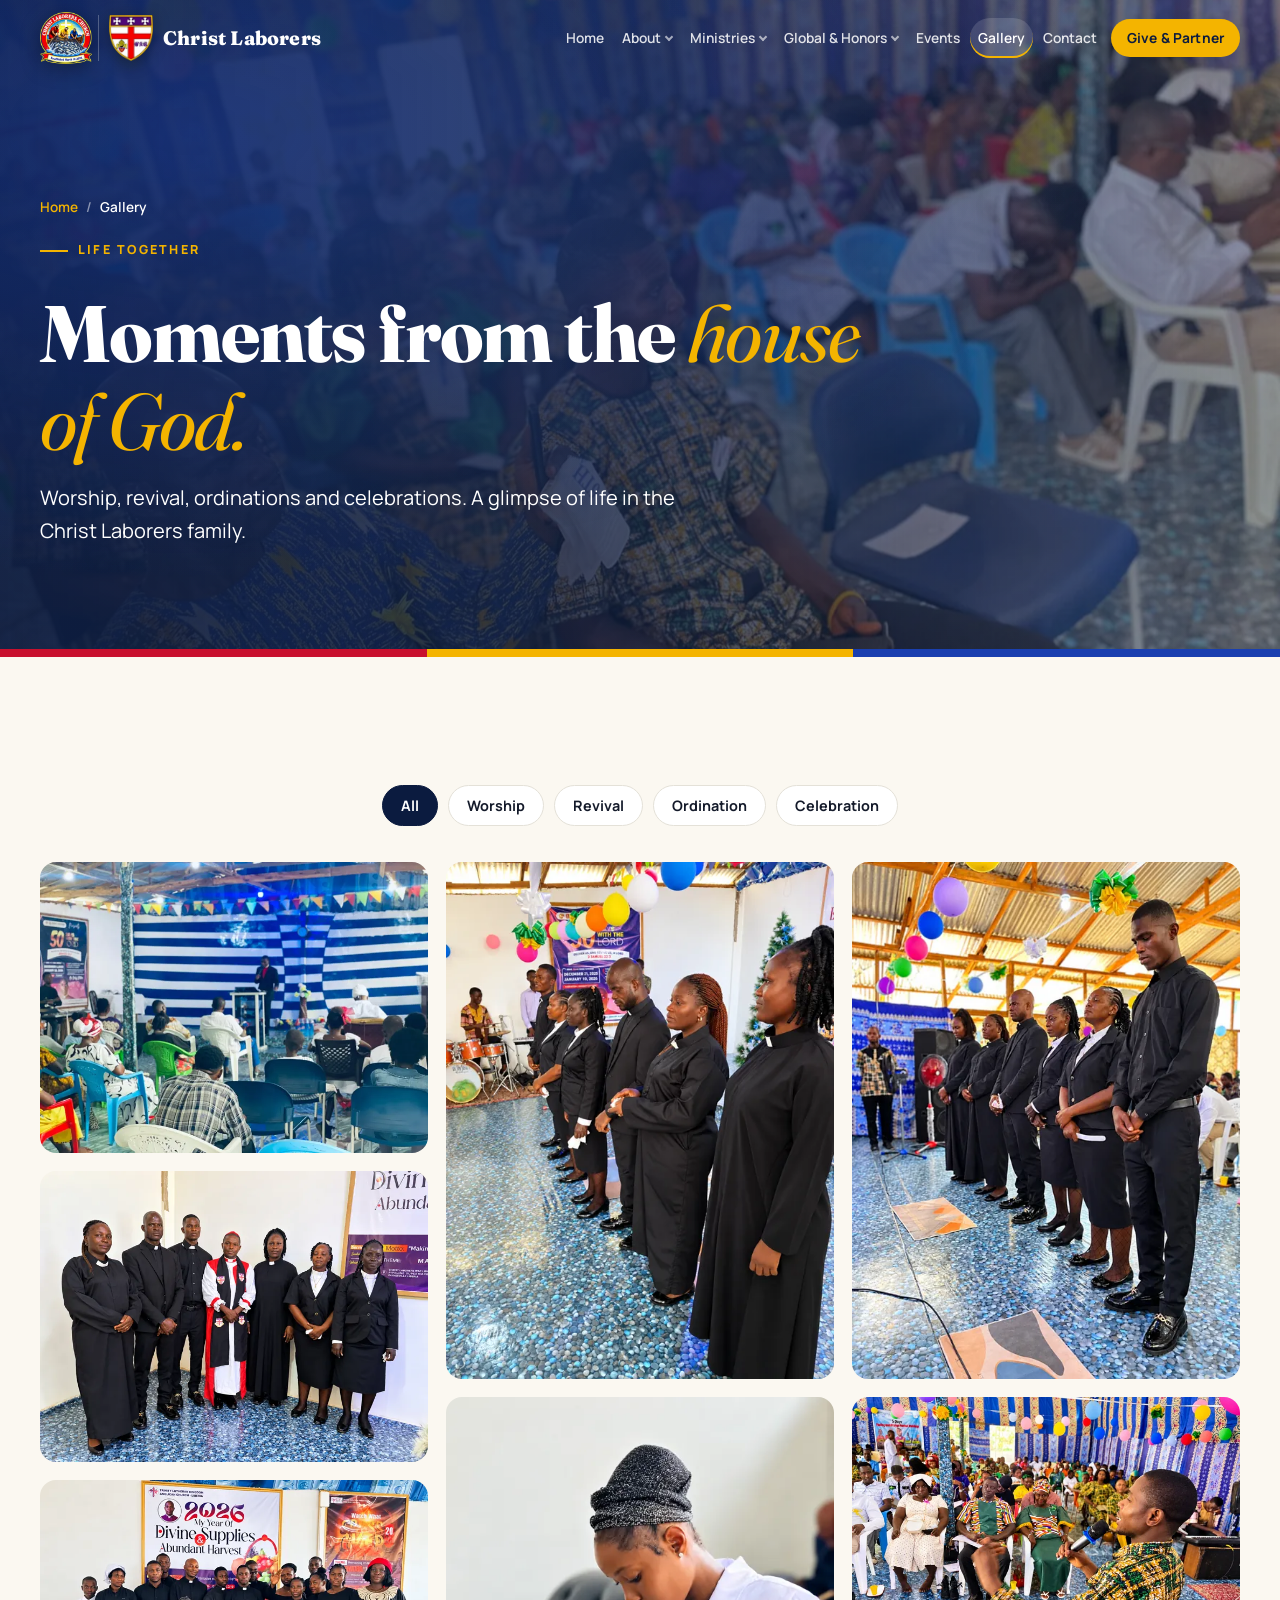
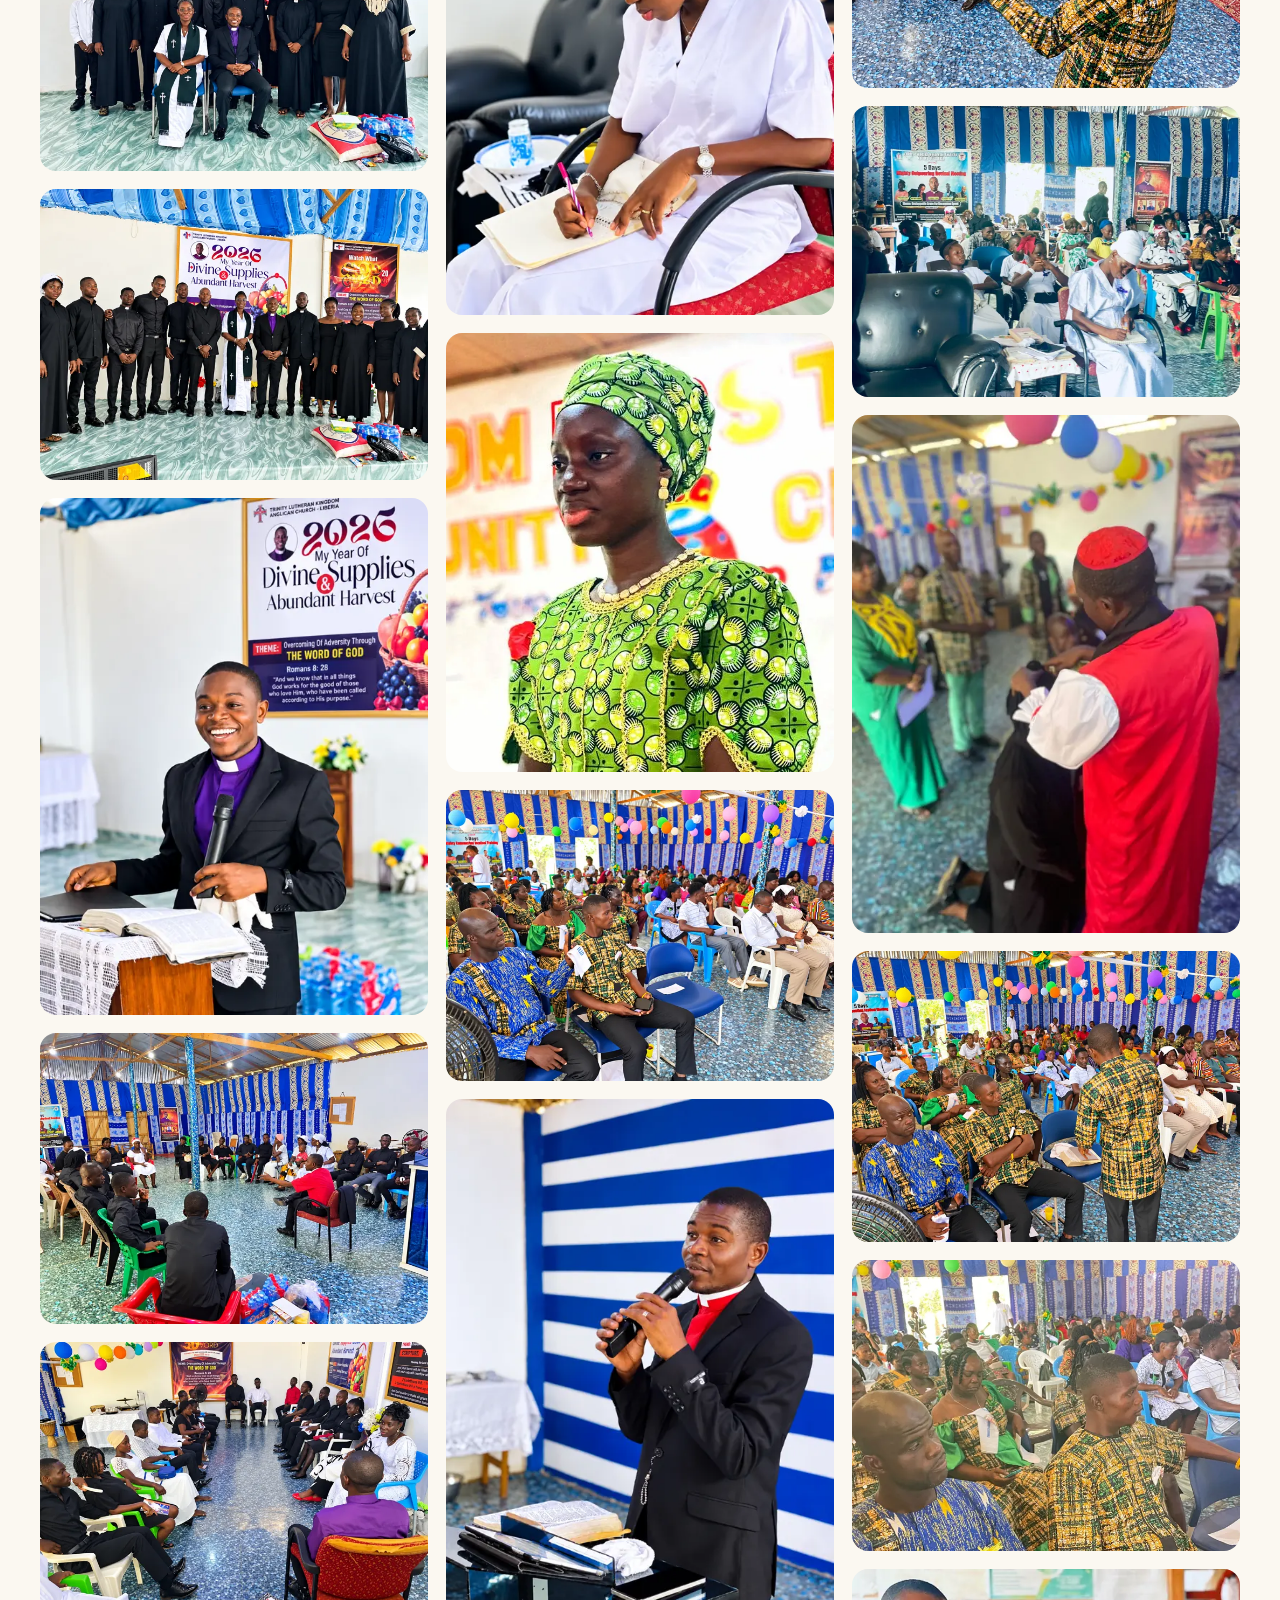
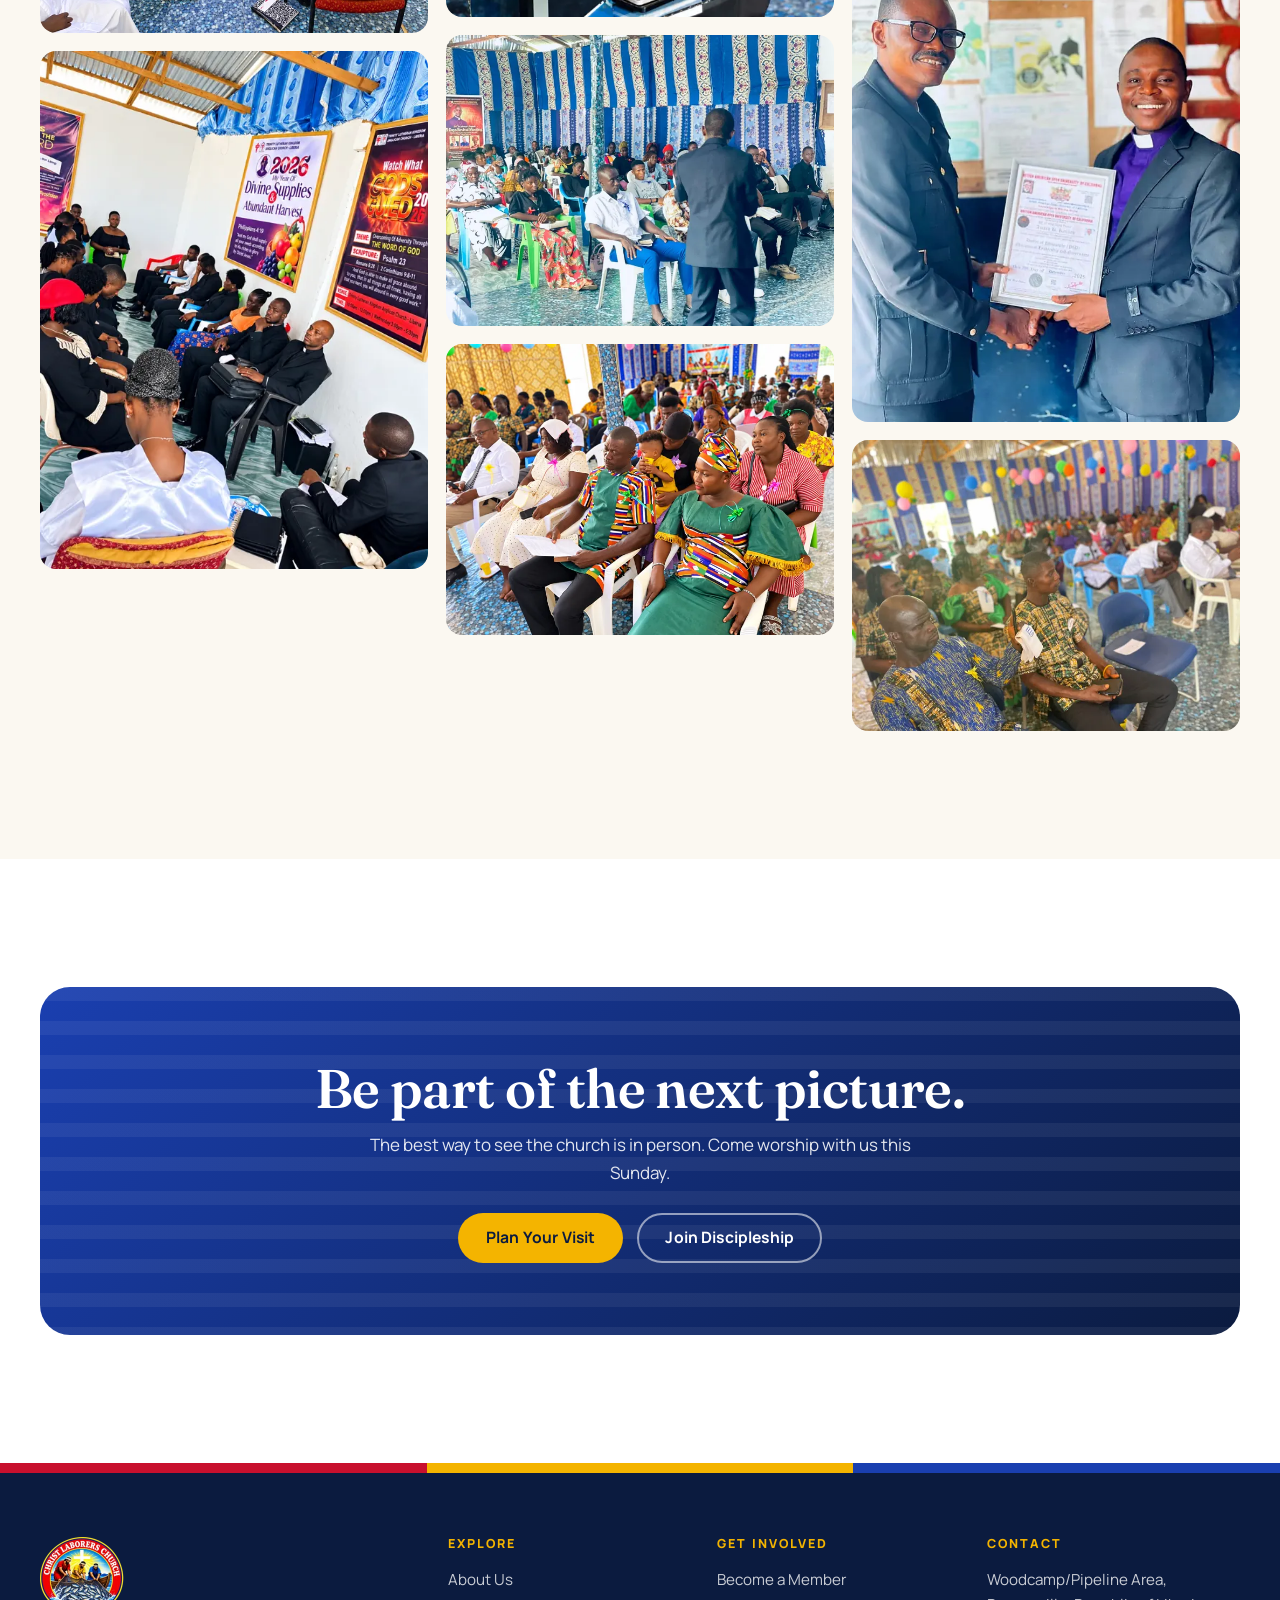
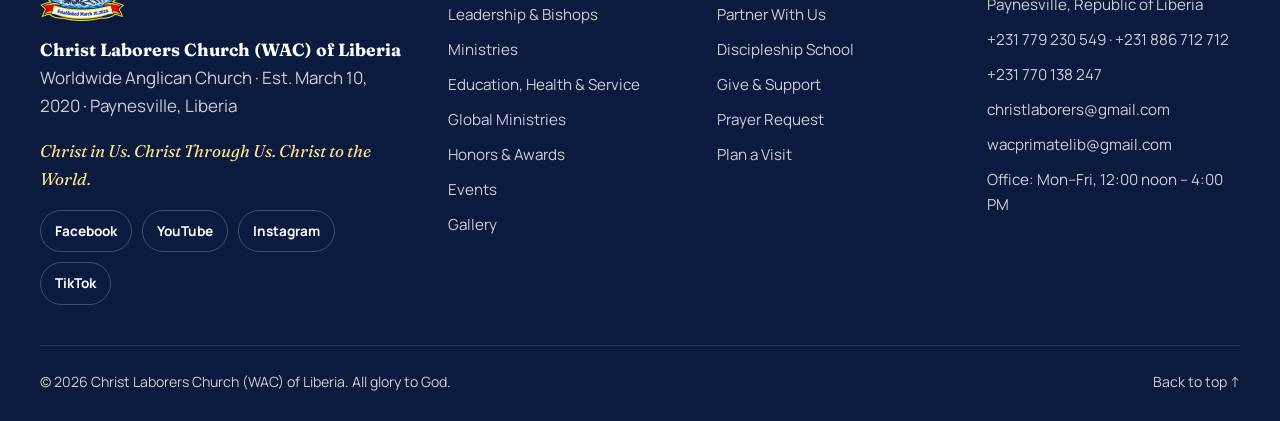
<file: gallery.html>
<!doctype html>
<html lang="en">
<head>
  <meta charset="utf-8">
  <meta name="viewport" content="width=device-width, initial-scale=1">
  <title>Gallery | Christ Laborers Church</title>
  <meta name="description" content="Photos of worship, revival meetings, ordinations and celebrations at Christ Laborers Church, Paynesville, Liberia.">
  <meta name="theme-color" content="#0b1b3f">
  <meta name="color-scheme" content="only light">
  <link rel="icon" type="image/png" href="assets/img/favicon.png">
  <link rel="apple-touch-icon" href="assets/img/logo-192.png">
  <meta property="og:type" content="website">
  <meta property="og:url" content="https://clwac-church.org/gallery.html">
  <link rel="canonical" href="https://clwac-church.org/gallery.html">
  <meta property="og:title" content="Gallery | Christ Laborers Church">
  <meta property="og:description" content="Photos of worship, revival meetings, ordinations and celebrations at Christ Laborers Church, Paynesville, Liberia.">
  <meta property="og:image" content="https://clwac-church.org/assets/img/og-image.jpg">
  <meta name="twitter:card" content="summary_large_image">
  <link rel="preconnect" href="https://fonts.googleapis.com">
  <link rel="preconnect" href="https://fonts.gstatic.com" crossorigin>
  <link href="https://fonts.googleapis.com/css2?family=Fraunces:ital,opsz,wght@0,9..144,400;0,9..144,600;0,9..144,800;1,9..144,400;1,9..144,600&family=Manrope:wght@400;500;600;700;800&display=swap" rel="stylesheet">
  <link rel="stylesheet" href="assets/css/styles.css?v=be0645e4">
</head>
<body>
  <a class="skip-link" href="#main">Skip to content</a>

  <!-- ============ HEADER (same on every page) ============ -->
  <header class="site-header" id="top">
    <div class="container header-inner">
      <a href="index.html" class="brand" aria-label="Christ Laborers Church (Worldwide Anglican Church) home">
        <img src="assets/img/logo-sm.webp" alt="" width="52" height="52">
        <img class="brand-shield" src="assets/img/wac-shield-sm.webp" alt="" width="50" height="52">
        <span class="brand-text">
          <strong>Christ Laborers</strong>
          <small>Worldwide Anglican Church</small>
        </span>
      </a>

      <nav class="nav" id="nav" aria-label="Main">
        <ul class="nav-links">
          <li class="nav-home"><a href="index.html">Home</a></li>
          <li class="has-sub"><a href="about.html">About</a>
            <ul class="sub"><li><a href="about.html">About Us</a></li><li><a href="leadership.html">Leadership &amp; Bishops</a></li><li><a href="join.html">Membership &amp; Partnership</a></li></ul></li>
          <li class="has-sub"><a href="ministries.html">Ministries</a>
            <ul class="sub"><li><a href="ministries.html">Ministries &amp; Departments</a></li><li><a href="discipleship.html">Equipping The Saints School</a></li><li><a href="institutions.html">Education, Health &amp; Service</a></li></ul></li>
          <li class="has-sub"><a href="global.html">Global &amp; Honors</a>
            <ul class="sub"><li><a href="global.html">Global Ministries</a></li><li><a href="global.html#order">Order of Knights &amp; Dames</a></li><li><a href="global.html#honors">Honors &amp; Awards</a></li></ul></li>
          <li><a href="events.html">Events</a></li>
          <li><a href="gallery.html" aria-current="page">Gallery</a></li>
          <li><a href="contact.html">Contact</a></li>
        </ul>
        <a href="give.html" class="btn btn-gold btn-sm nav-cta">Give &amp; Partner</a>
        <div class="nav-extra">
          <p>Sunday Worship 10:00 AM · Discipleship Mon 4:00 PM<br>Woodcamp/Pipeline Area, Paynesville</p>
          <div class="nav-extra-row">
            <a class="btn btn-ghost" href="tel:+231779230549">Call us</a>
            <a class="btn btn-ghost" href="https://wa.me/231779230549" target="_blank" rel="noopener">WhatsApp</a>
          </div>
        </div>
      </nav>

      <button class="nav-toggle" type="button" aria-controls="nav" aria-expanded="false" aria-label="Open menu">
        <span class="nt-label" aria-hidden="true"><span class="nt-open">Menu</span><span class="nt-close">Close</span></span>
        <span class="nt-icon" aria-hidden="true"><i></i><i></i><i></i></span>
      </button>
    </div>
  </header>

  <main id="main">
    <section class="page-hero">
      <div class="page-hero-media" aria-hidden="true">
        <picture>
          <source media="(max-width: 720px)" srcset="assets/img/gallery/celebration-crowd-sm.webp">
          <img src="assets/img/gallery/celebration-crowd.webp" alt="" style="object-position:center" fetchpriority="high">
        </picture>
      </div>
      <div class="container">
        <ol class="breadcrumb reveal"><li><a href="index.html">Home</a></li><li>Gallery</li></ol>
        <p class="kicker kicker-light reveal" style="margin-top:22px">Life Together</p>
        <h1 class="reveal">Moments from the <em>house of God.</em></h1>
        <p class="lede reveal">Worship, revival, ordinations and celebrations. A glimpse of life in the Christ Laborers family.</p>
      </div>
    </section>

    <section class="section bg-ivory">
      <div class="container">
        <div class="filters reveal" role="group" aria-label="Filter photos">
          <button type="button" data-filter="all" aria-pressed="true">All</button>
          <button type="button" data-filter="worship" aria-pressed="false">Worship</button>
          <button type="button" data-filter="revival" aria-pressed="false">Revival</button>
          <button type="button" data-filter="ordination" aria-pressed="false">Ordination</button>
          <button type="button" data-filter="celebration" aria-pressed="false">Celebration</button>
        </div>
        <div class="masonry" id="masonry" data-gallery="all"></div>
      </div>
    </section>
    <section class="section bg-paper">
      <div class="container">
        <div class="cta-band reveal">
          <h2>Be part of the next picture.</h2>
          <p>The best way to see the church is in person. Come worship with us this Sunday.</p>
          <div class="btn-row">
            <a class="btn btn-gold" href="contact.html">Plan Your Visit</a>
            <a class="btn btn-ghost" href="discipleship.html">Join Discipleship</a>
          </div>
        </div>
      </div>
    </section>
  </main>

  <!-- ============ FOOTER (same on every page) ============ -->
  <footer class="site-footer">
    <div class="footer-stripes" aria-hidden="true"></div>
    <div class="container footer-grid">
      <div class="footer-brand">
        <img src="assets/img/logo-sm.webp" alt="" width="84" height="84" loading="lazy">
        <p><strong>Christ Laborers Church (WAC) of Liberia</strong><br>
        Worldwide Anglican Church · Est. March 10, 2020 · Paynesville, Liberia</p>
        <p class="footer-tag">Christ in Us. Christ Through Us. Christ to the World.</p>
        <div class="social">
          <a href="https://www.facebook.com/search/top?q=Christ%20Laborers%20Worldwide%20Anglican%20Church%20of%20Liberia" target="_blank" rel="noopener">Facebook</a>
          <a href="https://www.youtube.com/results?search_query=Christ+Laborers+Church" target="_blank" rel="noopener">YouTube</a>
          <a href="https://www.instagram.com/christ_laborers/" target="_blank" rel="noopener">Instagram</a>
          <a href="https://www.tiktok.com/search?q=Christ%20Laborers" target="_blank" rel="noopener">TikTok</a>
        </div>
      </div>
      <div>
        <h4>Explore</h4>
        <ul>
          <li><a href="about.html">About Us</a></li>
          <li><a href="leadership.html">Leadership &amp; Bishops</a></li>
          <li><a href="ministries.html">Ministries</a></li>
          <li><a href="institutions.html">Education, Health &amp; Service</a></li>
          <li><a href="global.html">Global Ministries</a></li>
          <li><a href="global.html#honors">Honors &amp; Awards</a></li>
          <li><a href="events.html">Events</a></li>
          <li><a href="gallery.html">Gallery</a></li>
        </ul>
      </div>
      <div>
        <h4>Get Involved</h4>
        <ul>
          <li><a href="join.html">Become a Member</a></li>
          <li><a href="join.html#partner">Partner With Us</a></li>
          <li><a href="discipleship.html">Discipleship School</a></li>
          <li><a href="give.html">Give &amp; Support</a></li>
          <li><a href="give.html#prayer">Prayer Request</a></li>
          <li><a href="contact.html">Plan a Visit</a></li>
        </ul>
      </div>
      <div>
        <h4>Contact</h4>
        <ul>
          <li>Woodcamp/Pipeline Area, Paynesville, Republic of Liberia</li>
          <li><a href="tel:+231779230549">+231 779 230 549</a> · <a href="tel:+231886712712">+231 886 712 712</a></li>
          <li><a href="tel:+231770138247">+231 770 138 247</a></li>
          <li><a href="mailto:christlaborers@gmail.com">christlaborers@gmail.com</a></li>
          <li><a href="mailto:wacprimatelib@gmail.com">wacprimatelib@gmail.com</a></li>
          <li>Office: Mon–Fri, 12:00 noon – 4:00 PM</li>
        </ul>
      </div>
    </div>
    <div class="container footer-bottom">
      <p>© <span id="year">2026</span> Christ Laborers Church (WAC) of Liberia. All glory to God.</p>
      <a href="#top" class="to-top">Back to top ↑</a>
    </div>
  </footer>

  <!-- Lightbox -->
  <div class="lightbox" id="lightbox" role="dialog" aria-modal="true" aria-label="Image viewer" hidden>
    <button class="lb-close" aria-label="Close">×</button>
    <button class="lb-nav lb-prev" aria-label="Previous image">‹</button>
    <figure>
      <img alt="">
      <figcaption></figcaption>
    </figure>
    <button class="lb-nav lb-next" aria-label="Next image">›</button>
  </div>

  <script src="assets/js/main.js?v=4ef0c45d" defer></script>
</body>
</html>
</file>
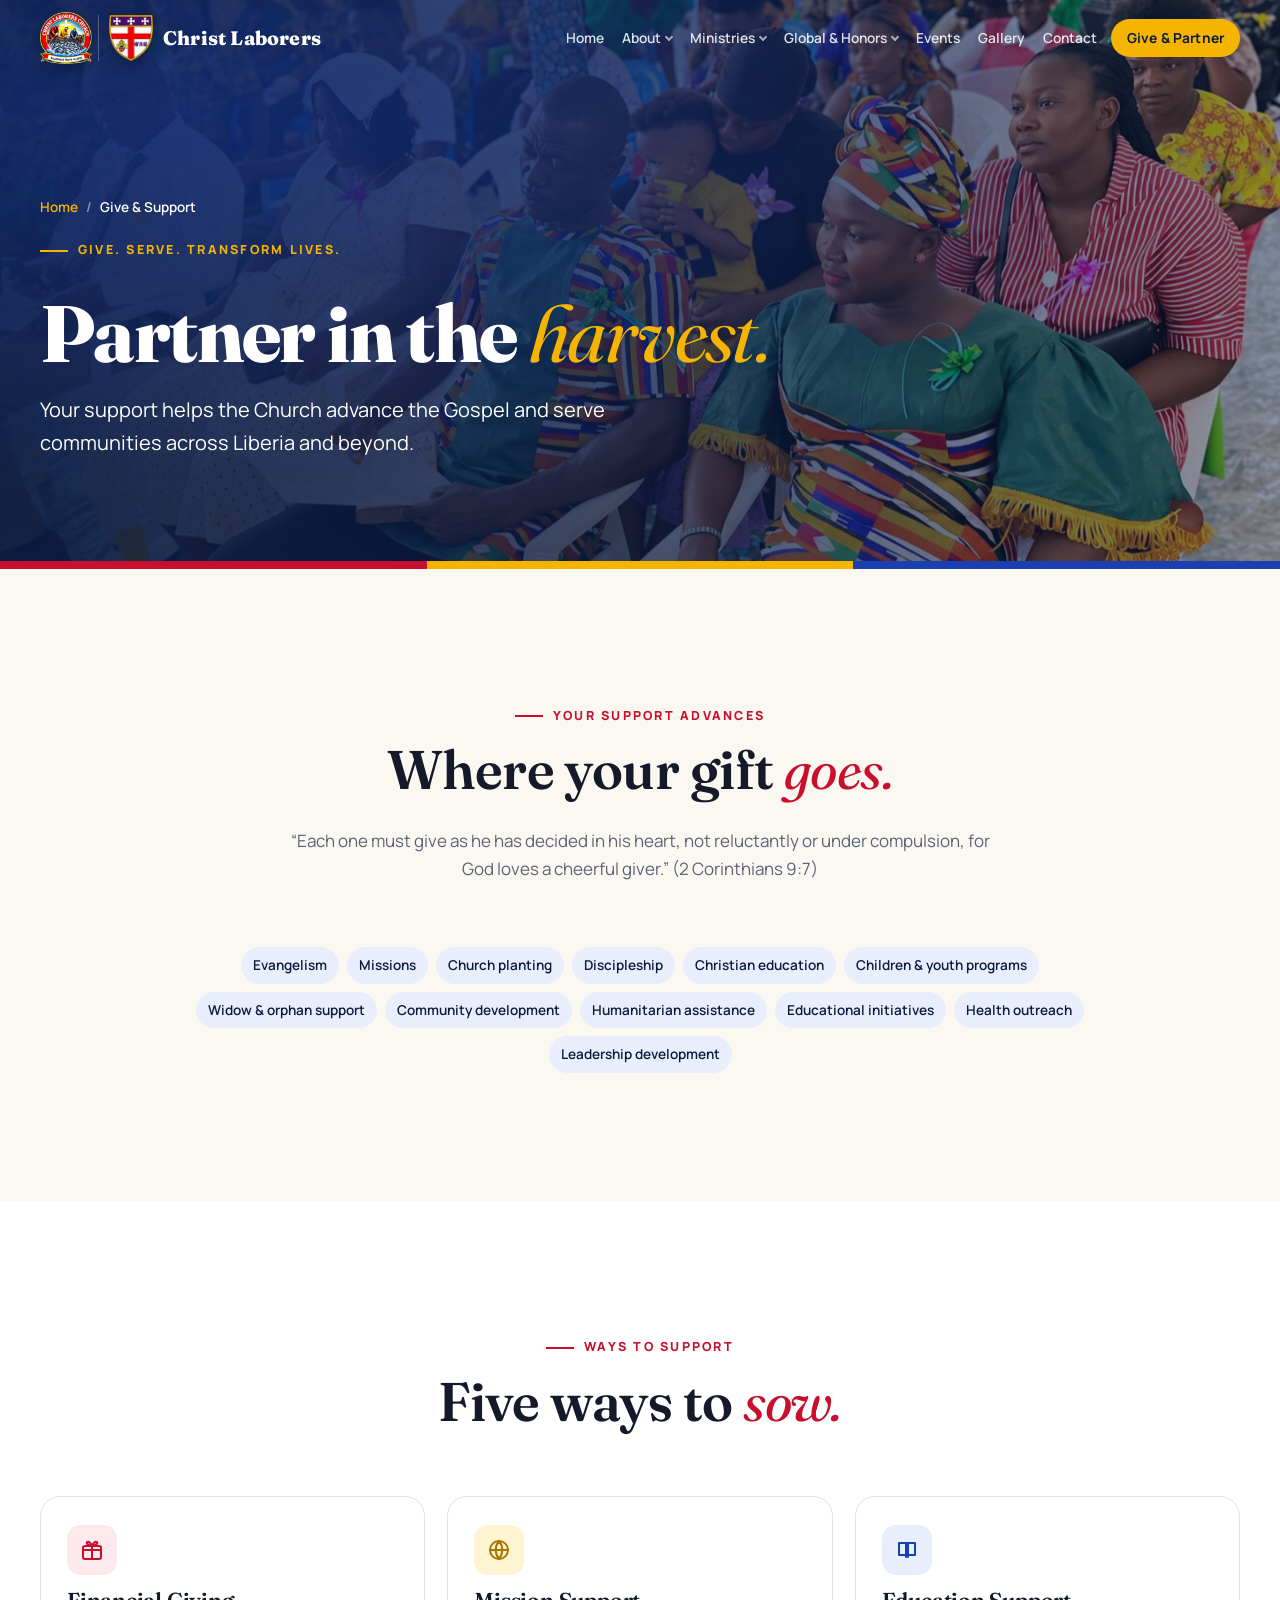
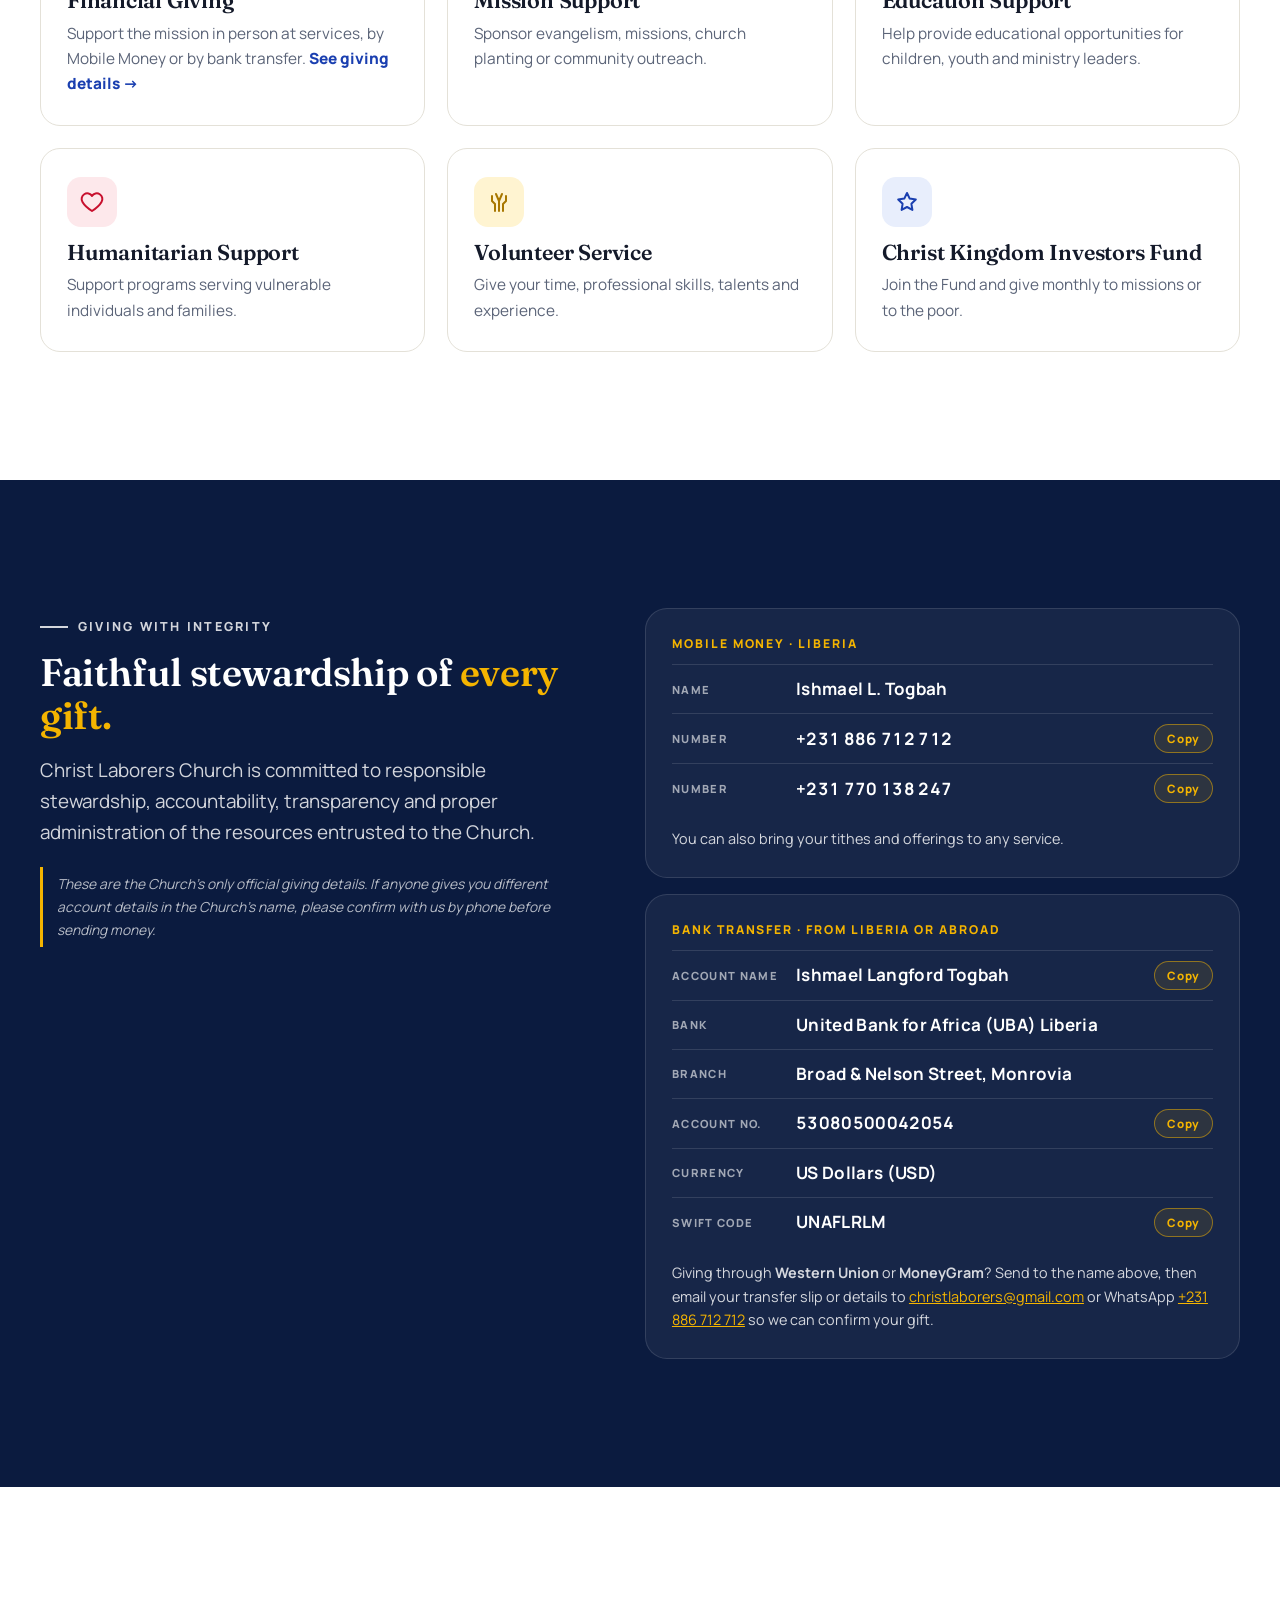
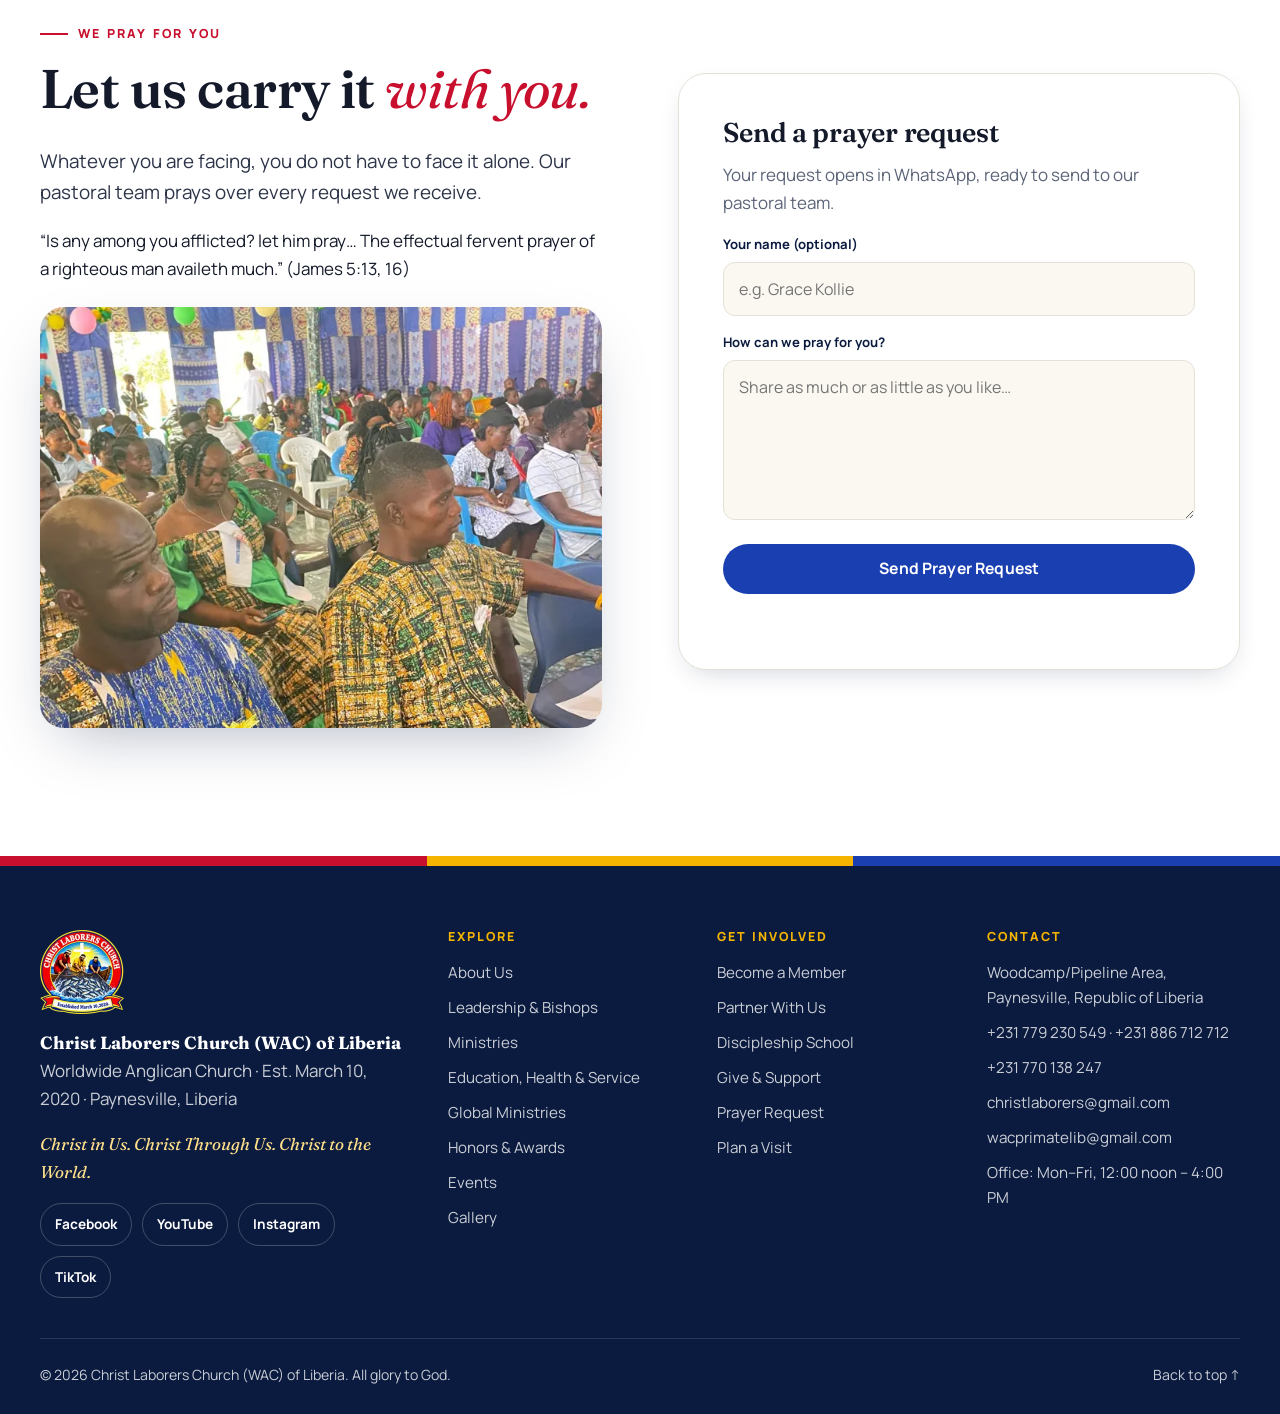
<file: give.html>
<!doctype html>
<html lang="en">
<head>
  <meta charset="utf-8">
  <meta name="viewport" content="width=device-width, initial-scale=1">
  <title>Give & Support | Christ Laborers Church</title>
  <meta name="description" content="Give to Christ Laborers Church (WAC) of Liberia: missions, education, humanitarian support, the Christ Kingdom Investors Fund, and giving from abroad.">
  <meta name="theme-color" content="#0b1b3f">
  <meta name="color-scheme" content="only light">
  <link rel="icon" type="image/png" href="assets/img/favicon.png">
  <link rel="apple-touch-icon" href="assets/img/logo-192.png">
  <meta property="og:type" content="website">
  <meta property="og:url" content="https://clwac-church.org/give.html">
  <link rel="canonical" href="https://clwac-church.org/give.html">
  <meta property="og:title" content="Give & Support | Christ Laborers Church">
  <meta property="og:description" content="Give to Christ Laborers Church (WAC) of Liberia: missions, education, humanitarian support, the Christ Kingdom Investors Fund, and giving from abroad.">
  <meta property="og:image" content="https://clwac-church.org/assets/img/og-image.jpg">
  <meta name="twitter:card" content="summary_large_image">
  <link rel="preconnect" href="https://fonts.googleapis.com">
  <link rel="preconnect" href="https://fonts.gstatic.com" crossorigin>
  <link href="https://fonts.googleapis.com/css2?family=Fraunces:ital,opsz,wght@0,9..144,400;0,9..144,600;0,9..144,800;1,9..144,400;1,9..144,600&family=Manrope:wght@400;500;600;700;800&display=swap" rel="stylesheet">
  <link rel="stylesheet" href="assets/css/styles.css?v=be0645e4">
</head>
<body>
  <a class="skip-link" href="#main">Skip to content</a>

  <!-- ============ HEADER (same on every page) ============ -->
  <header class="site-header" id="top">
    <div class="container header-inner">
      <a href="index.html" class="brand" aria-label="Christ Laborers Church (Worldwide Anglican Church) home">
        <img src="assets/img/logo-sm.webp" alt="" width="52" height="52">
        <img class="brand-shield" src="assets/img/wac-shield-sm.webp" alt="" width="50" height="52">
        <span class="brand-text">
          <strong>Christ Laborers</strong>
          <small>Worldwide Anglican Church</small>
        </span>
      </a>

      <nav class="nav" id="nav" aria-label="Main">
        <ul class="nav-links">
          <li class="nav-home"><a href="index.html">Home</a></li>
          <li class="has-sub"><a href="about.html">About</a>
            <ul class="sub"><li><a href="about.html">About Us</a></li><li><a href="leadership.html">Leadership &amp; Bishops</a></li><li><a href="join.html">Membership &amp; Partnership</a></li></ul></li>
          <li class="has-sub"><a href="ministries.html">Ministries</a>
            <ul class="sub"><li><a href="ministries.html">Ministries &amp; Departments</a></li><li><a href="discipleship.html">Equipping The Saints School</a></li><li><a href="institutions.html">Education, Health &amp; Service</a></li></ul></li>
          <li class="has-sub"><a href="global.html">Global &amp; Honors</a>
            <ul class="sub"><li><a href="global.html">Global Ministries</a></li><li><a href="global.html#order">Order of Knights &amp; Dames</a></li><li><a href="global.html#honors">Honors &amp; Awards</a></li></ul></li>
          <li><a href="events.html">Events</a></li>
          <li><a href="gallery.html">Gallery</a></li>
          <li><a href="contact.html">Contact</a></li>
        </ul>
        <a href="give.html" class="btn btn-gold btn-sm nav-cta" aria-current="page">Give &amp; Partner</a>
        <div class="nav-extra">
          <p>Sunday Worship 10:00 AM · Discipleship Mon 4:00 PM<br>Woodcamp/Pipeline Area, Paynesville</p>
          <div class="nav-extra-row">
            <a class="btn btn-ghost" href="tel:+231779230549">Call us</a>
            <a class="btn btn-ghost" href="https://wa.me/231779230549" target="_blank" rel="noopener">WhatsApp</a>
          </div>
        </div>
      </nav>

      <button class="nav-toggle" type="button" aria-controls="nav" aria-expanded="false" aria-label="Open menu">
        <span class="nt-label" aria-hidden="true"><span class="nt-open">Menu</span><span class="nt-close">Close</span></span>
        <span class="nt-icon" aria-hidden="true"><i></i><i></i><i></i></span>
      </button>
    </div>
  </header>

  <main id="main">
    <section class="page-hero">
      <div class="page-hero-media" aria-hidden="true">
        <picture>
          <source media="(max-width: 720px)" srcset="assets/img/gallery/front-row-worshippers-hd-sm.webp">
          <img src="assets/img/gallery/front-row-worshippers-hd.webp" alt="" style="object-position:center" fetchpriority="high">
        </picture>
      </div>
      <div class="container">
        <ol class="breadcrumb reveal"><li><a href="index.html">Home</a></li><li>Give &amp; Support</li></ol>
        <p class="kicker kicker-light reveal" style="margin-top:22px">Give. Serve. Transform Lives.</p>
        <h1 class="reveal">Partner in the <em>harvest.</em></h1>
        <p class="lede reveal">Your support helps the Church advance the Gospel and serve communities across Liberia and beyond.</p>
      </div>
    </section>

    <section class="section bg-ivory">
      <div class="container">
        <div class="section-head">
          <p class="kicker reveal">Your Support Advances</p>
          <h2 class="reveal">Where your gift <em>goes.</em></h2>
          <p class="reveal">“Each one must give as he has decided in his heart, not reluctantly or under compulsion, for God loves a cheerful giver.” (2 Corinthians 9:7)</p>
        </div>
        <div class="reveal" style="max-width:900px;margin:0 auto;text-align:center"><ul class="chips" style="justify-content:center"><li>Evangelism</li><li>Missions</li><li>Church planting</li><li>Discipleship</li><li>Christian education</li><li>Children &amp; youth programs</li><li>Widow &amp; orphan support</li><li>Community development</li><li>Humanitarian assistance</li><li>Educational initiatives</li><li>Health outreach</li><li>Leadership development</li></ul></div>
      </div>
    </section>

    <section class="section bg-paper">
      <div class="container">
        <div class="section-head">
          <p class="kicker reveal">Ways to Support</p>
          <h2 class="reveal">Five ways to <em>sow.</em></h2>
        </div>
        <div class="card-grid">
          <div class="card reveal"><span class="card-icon"><svg viewBox="0 0 24 24"><rect x="3" y="8" width="18" height="13" rx="2"/><path d="M12 8v13M3 12h18M12 8S10 3 7.5 4 9 8 12 8zm0 0s2-5 4.5-4S15 8 12 8z"/></svg></span><h3>Financial Giving</h3><p>Support the mission in person at services, by Mobile Money or by bank transfer. <a class="text-link" style="color:var(--blue)" href="#giving-details">See giving details →</a></p></div>
          <div class="card reveal"><span class="card-icon"><svg viewBox="0 0 24 24"><circle cx="12" cy="12" r="9"/><path d="M3 12h18M12 3a14 14 0 0 1 0 18M12 3a14 14 0 0 0 0 18"/></svg></span><h3>Mission Support</h3><p>Sponsor evangelism, missions, church planting or community outreach.</p></div>
          <div class="card reveal"><span class="card-icon"><svg viewBox="0 0 24 24"><path d="M4 5h7a2 2 0 0 1 2 2v12a2 2 0 0 0-2-2H4zM20 5h-7a2 2 0 0 0-2 2v12a2 2 0 0 1 2-2h7z"/></svg></span><h3>Education Support</h3><p>Help provide educational opportunities for children, youth and ministry leaders.</p></div>
          <div class="card reveal"><span class="card-icon"><svg viewBox="0 0 24 24"><path d="M12 21s-7-4.5-9.5-9A5.5 5.5 0 0 1 12 6a5.5 5.5 0 0 1 9.5 6C19 16.5 12 21 12 21z"/></svg></span><h3>Humanitarian Support</h3><p>Support programs serving vulnerable individuals and families.</p></div>
          <div class="card reveal"><span class="card-icon"><svg viewBox="0 0 24 24"><path d="M12 21V11M8 21v-7l-3-3V6M16 21v-7l3-3V6M12 11 9 4M12 11l3-7"/></svg></span><h3>Volunteer Service</h3><p>Give your time, professional skills, talents and experience.</p></div>
          <div class="card reveal"><span class="card-icon"><svg viewBox="0 0 24 24"><path d="M12 3l2.7 5.6 6.1.9-4.4 4.3 1 6.1L12 17l-5.4 2.9 1-6.1L3.2 9.5l6.1-.9z"/></svg></span><h3>Christ Kingdom Investors Fund</h3><p>Join the Fund and give monthly to missions or to the poor.</p></div>
        </div>
      </div>
    </section>

    <section class="section bg-navy">
      <div class="container inst">
        <div>
          <p class="kicker kicker-light reveal">Giving With Integrity</p>
          <h2 class="reveal">Faithful stewardship of <span class="gold-text">every gift.</span></h2>
          <p class="lead reveal">Christ Laborers Church is committed to responsible stewardship, accountability, transparency and proper administration of the resources entrusted to the Church.</p>
          <p class="note reveal">These are the Church's only official giving details. If anyone gives you different account details in the Church's name, please confirm with us by phone before sending money.</p>
        </div>
        <div id="giving-details">
          <div class="panel reveal"><h3>Mobile Money · Liberia</h3>
            <dl class="give-details">
              <div class="gd-row"><dt>Name</dt><dd><span>Ishmael L. Togbah</span></dd></div>
              <div class="gd-row"><dt>Number</dt><dd><span>+231 886 712 712</span><button type="button" class="copy-btn" data-copy="+231886712712" aria-label="Copy Number">Copy</button></dd></div>
              <div class="gd-row"><dt>Number</dt><dd><span>+231 770 138 247</span><button type="button" class="copy-btn" data-copy="+231770138247" aria-label="Copy Number">Copy</button></dd></div>
            </dl>
            <p class="gd-note">You can also bring your tithes and offerings to any service.</p></div>
          <div class="panel reveal"><h3>Bank Transfer · From Liberia or Abroad</h3>
            <dl class="give-details">
              <div class="gd-row"><dt>Account name</dt><dd><span>Ishmael Langford Togbah</span><button type="button" class="copy-btn" data-copy="Ishmael Langford Togbah" aria-label="Copy Account name">Copy</button></dd></div>
              <div class="gd-row"><dt>Bank</dt><dd><span>United Bank for Africa (UBA) Liberia</span></dd></div>
              <div class="gd-row"><dt>Branch</dt><dd><span>Broad &amp; Nelson Street, Monrovia</span></dd></div>
              <div class="gd-row"><dt>Account no.</dt><dd><span>53080500042054</span><button type="button" class="copy-btn" data-copy="53080500042054" aria-label="Copy Account no.">Copy</button></dd></div>
              <div class="gd-row"><dt>Currency</dt><dd><span>US Dollars (USD)</span></dd></div>
              <div class="gd-row"><dt>SWIFT code</dt><dd><span>UNAFLRLM</span><button type="button" class="copy-btn" data-copy="UNAFLRLM" aria-label="Copy SWIFT code">Copy</button></dd></div>
            </dl>
            <p class="gd-note">Giving through <strong>Western Union</strong> or <strong>MoneyGram</strong>? Send to the name above, then email your transfer slip or details to <a href="mailto:christlaborers@gmail.com" style="color:var(--gold)">christlaborers@gmail.com</a> or WhatsApp <a href="https://wa.me/231886712712" target="_blank" rel="noopener" style="color:var(--gold)">+231 886 712 712</a> so we can confirm your gift.</p></div>
        </div>
      </div>
    </section>

    <section class="section bg-paper" id="prayer">
      <div class="container split">
        <div>
          <p class="kicker reveal">We Pray For You</p>
          <h2 class="reveal">Let us carry it <em>with you.</em></h2>
          <p class="lead reveal">Whatever you are facing, you do not have to face it alone. Our pastoral team prays over every request we receive.</p>
          <p class="reveal">“Is any among you afflicted? let him pray… The effectual fervent prayer of a righteous man availeth much.” (James 5:13, 16)</p>
          <img class="rounded ratio-4-3 reveal" src="assets/img/gallery/congregation-listening-sm.webp" alt="Congregation attentive in worship" loading="lazy" style="margin-top:24px">
        </div>
        <div class="form-card reveal">
          <h3>Send a prayer request</h3>
          <p>Your request opens in WhatsApp, ready to send to our pastoral team.</p>
          <form class="wa-form" data-intro="Prayer request:" novalidate>
            <label><span>Your name (optional)</span><input type="text" name="Name" autocomplete="name" placeholder="e.g. Grace Kollie"></label>
            <label><span>How can we pray for you?</span><textarea name="Request" rows="5" required placeholder="Share as much or as little as you like…"></textarea></label>
            <button class="btn btn-blue" type="submit">Send Prayer Request</button>
            <p class="form-note" role="status" aria-live="polite"></p>
          </form>
        </div>
      </div>
    </section>
  </main>

  <!-- ============ FOOTER (same on every page) ============ -->
  <footer class="site-footer">
    <div class="footer-stripes" aria-hidden="true"></div>
    <div class="container footer-grid">
      <div class="footer-brand">
        <img src="assets/img/logo-sm.webp" alt="" width="84" height="84" loading="lazy">
        <p><strong>Christ Laborers Church (WAC) of Liberia</strong><br>
        Worldwide Anglican Church · Est. March 10, 2020 · Paynesville, Liberia</p>
        <p class="footer-tag">Christ in Us. Christ Through Us. Christ to the World.</p>
        <div class="social">
          <a href="https://www.facebook.com/search/top?q=Christ%20Laborers%20Worldwide%20Anglican%20Church%20of%20Liberia" target="_blank" rel="noopener">Facebook</a>
          <a href="https://www.youtube.com/results?search_query=Christ+Laborers+Church" target="_blank" rel="noopener">YouTube</a>
          <a href="https://www.instagram.com/christ_laborers/" target="_blank" rel="noopener">Instagram</a>
          <a href="https://www.tiktok.com/search?q=Christ%20Laborers" target="_blank" rel="noopener">TikTok</a>
        </div>
      </div>
      <div>
        <h4>Explore</h4>
        <ul>
          <li><a href="about.html">About Us</a></li>
          <li><a href="leadership.html">Leadership &amp; Bishops</a></li>
          <li><a href="ministries.html">Ministries</a></li>
          <li><a href="institutions.html">Education, Health &amp; Service</a></li>
          <li><a href="global.html">Global Ministries</a></li>
          <li><a href="global.html#honors">Honors &amp; Awards</a></li>
          <li><a href="events.html">Events</a></li>
          <li><a href="gallery.html">Gallery</a></li>
        </ul>
      </div>
      <div>
        <h4>Get Involved</h4>
        <ul>
          <li><a href="join.html">Become a Member</a></li>
          <li><a href="join.html#partner">Partner With Us</a></li>
          <li><a href="discipleship.html">Discipleship School</a></li>
          <li><a href="give.html">Give &amp; Support</a></li>
          <li><a href="give.html#prayer">Prayer Request</a></li>
          <li><a href="contact.html">Plan a Visit</a></li>
        </ul>
      </div>
      <div>
        <h4>Contact</h4>
        <ul>
          <li>Woodcamp/Pipeline Area, Paynesville, Republic of Liberia</li>
          <li><a href="tel:+231779230549">+231 779 230 549</a> · <a href="tel:+231886712712">+231 886 712 712</a></li>
          <li><a href="tel:+231770138247">+231 770 138 247</a></li>
          <li><a href="mailto:christlaborers@gmail.com">christlaborers@gmail.com</a></li>
          <li><a href="mailto:wacprimatelib@gmail.com">wacprimatelib@gmail.com</a></li>
          <li>Office: Mon–Fri, 12:00 noon – 4:00 PM</li>
        </ul>
      </div>
    </div>
    <div class="container footer-bottom">
      <p>© <span id="year">2026</span> Christ Laborers Church (WAC) of Liberia. All glory to God.</p>
      <a href="#top" class="to-top">Back to top ↑</a>
    </div>
  </footer>

  <!-- Lightbox -->
  <div class="lightbox" id="lightbox" role="dialog" aria-modal="true" aria-label="Image viewer" hidden>
    <button class="lb-close" aria-label="Close">×</button>
    <button class="lb-nav lb-prev" aria-label="Previous image">‹</button>
    <figure>
      <img alt="">
      <figcaption></figcaption>
    </figure>
    <button class="lb-nav lb-next" aria-label="Next image">›</button>
  </div>

  <script src="assets/js/main.js?v=4ef0c45d" defer></script>
</body>
</html>
</file>
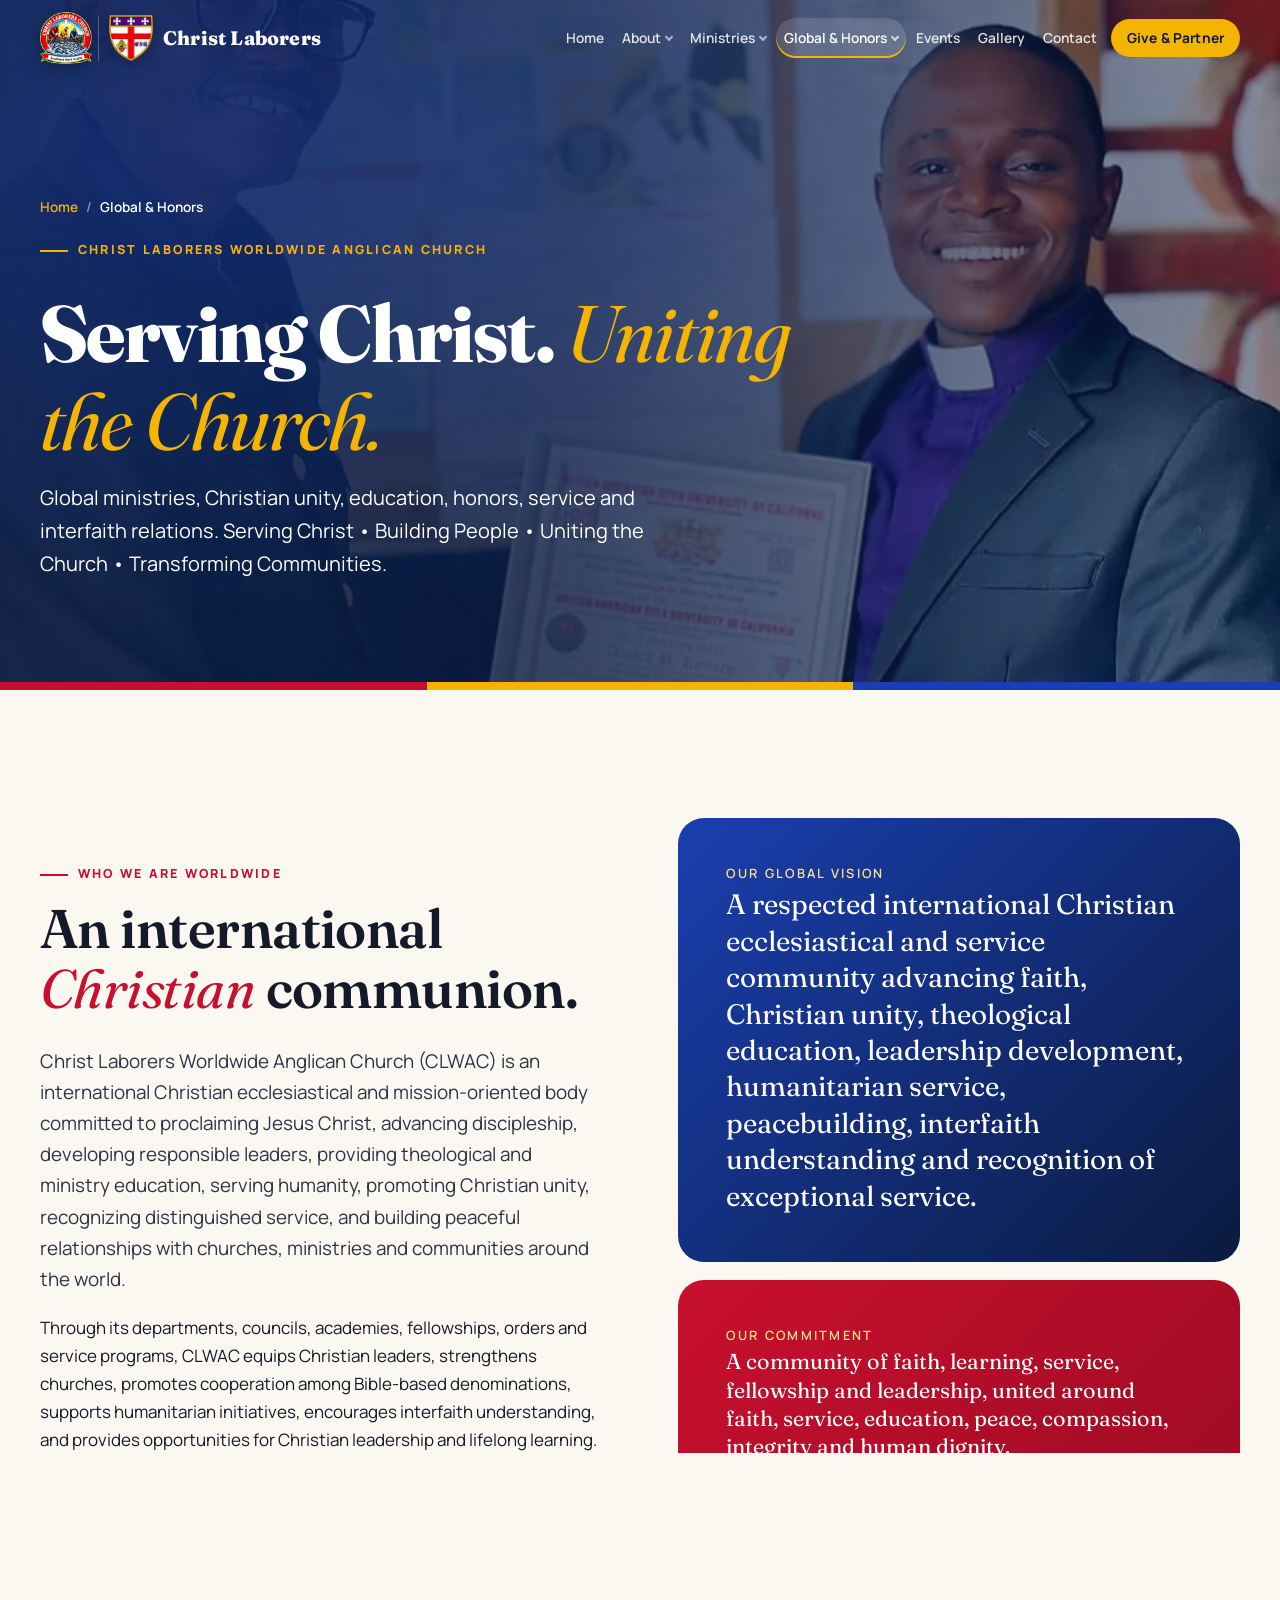
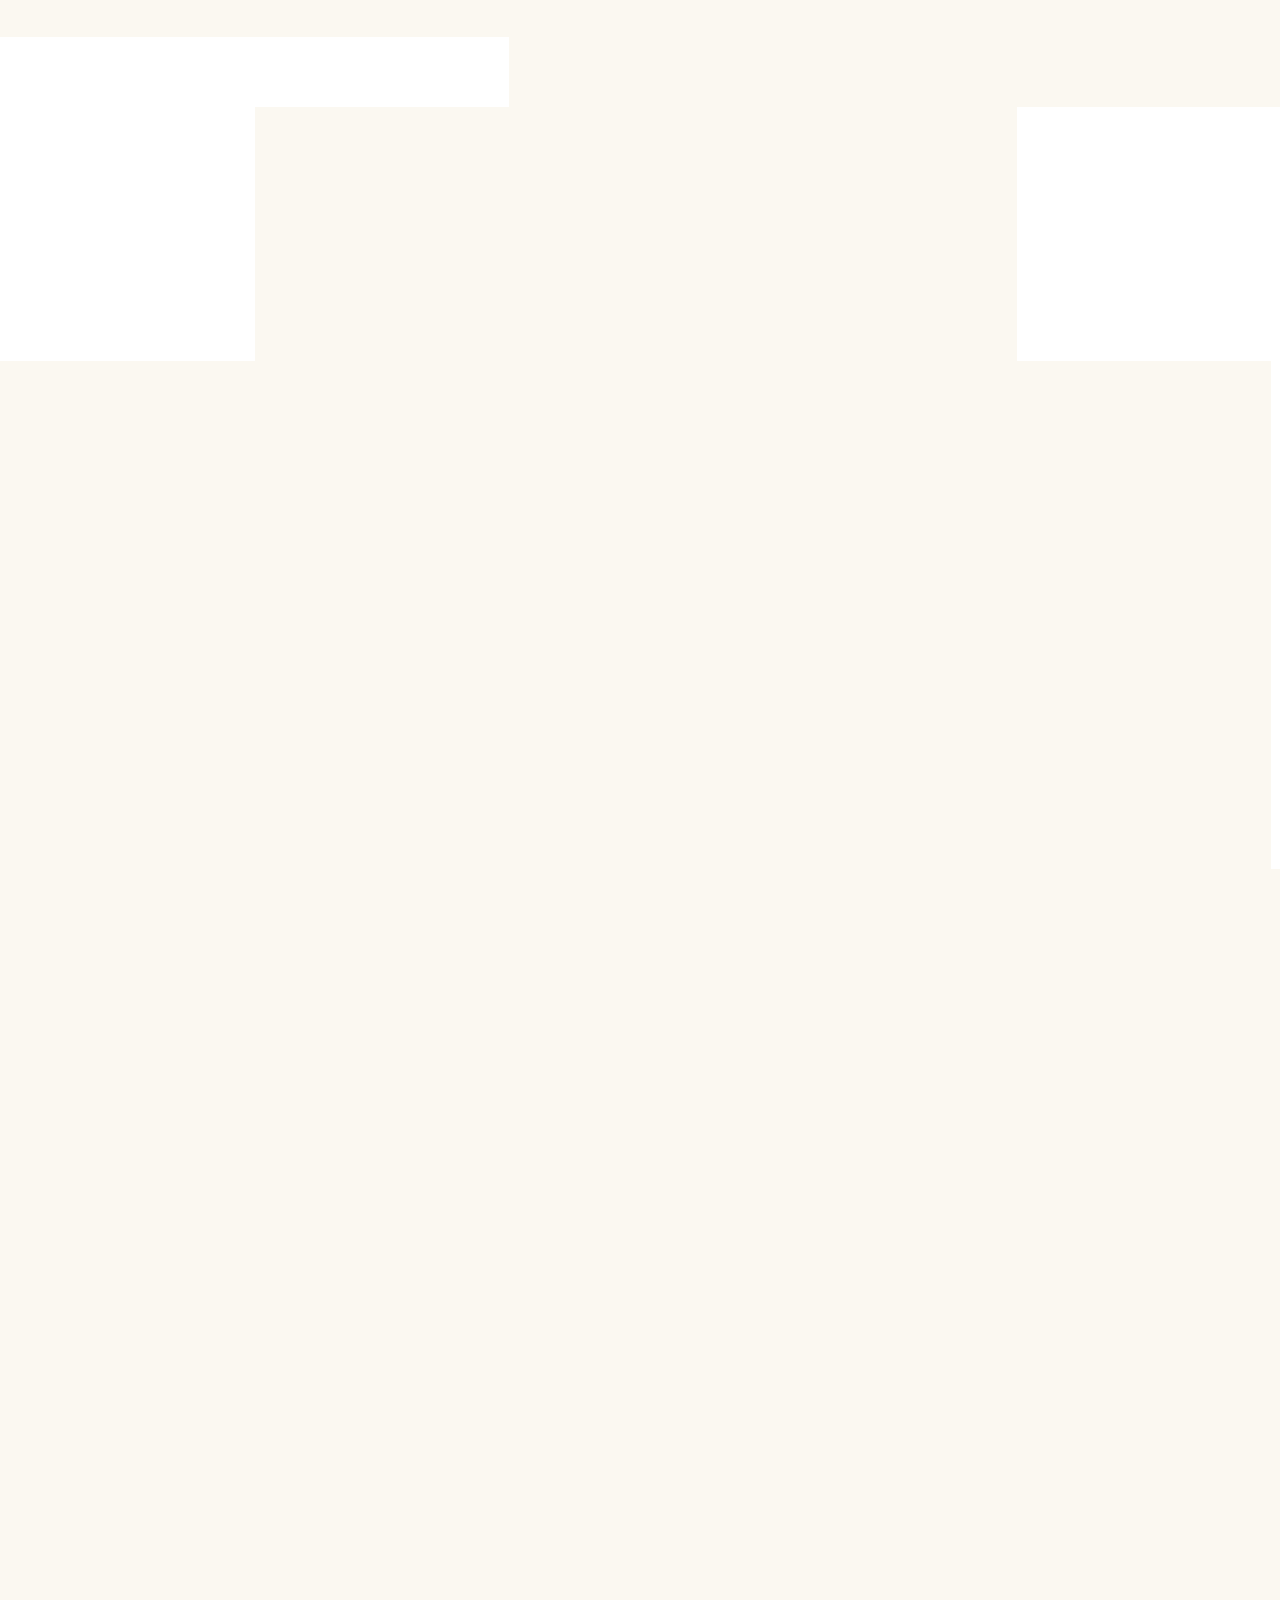
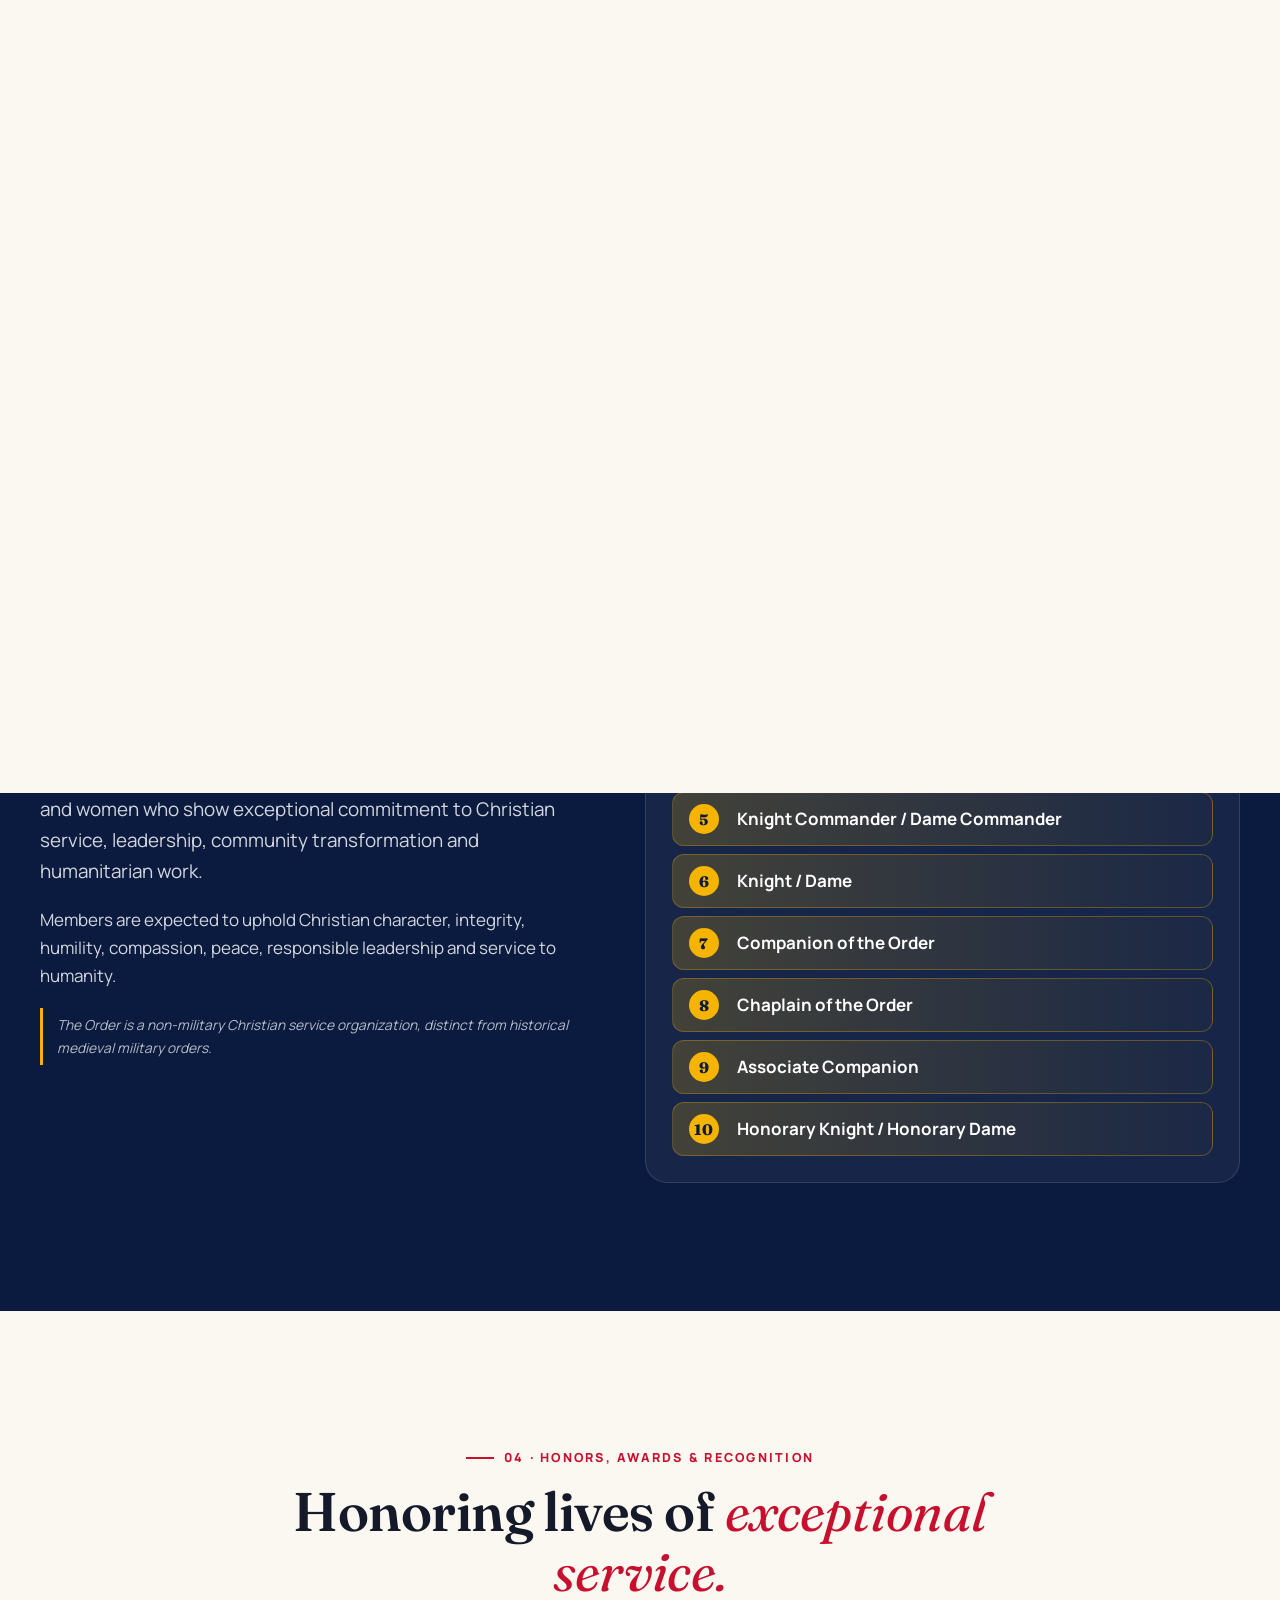
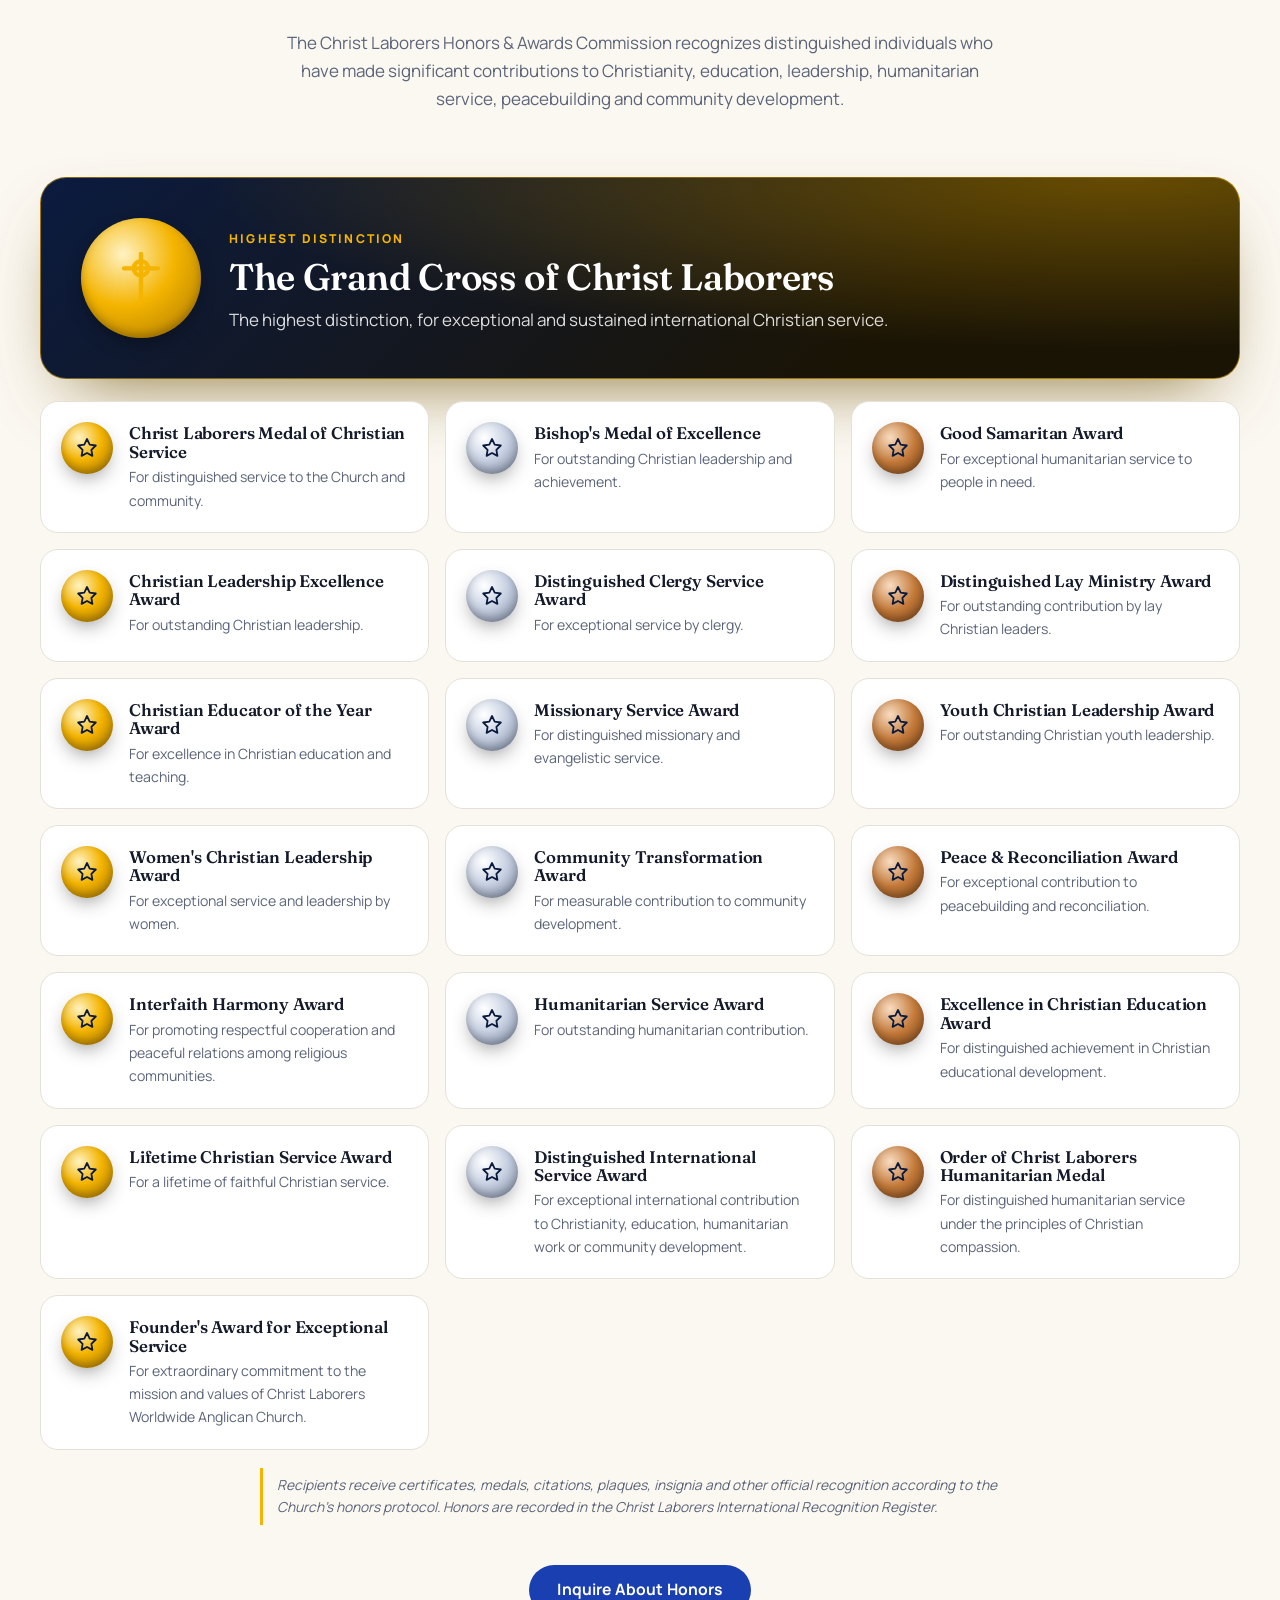
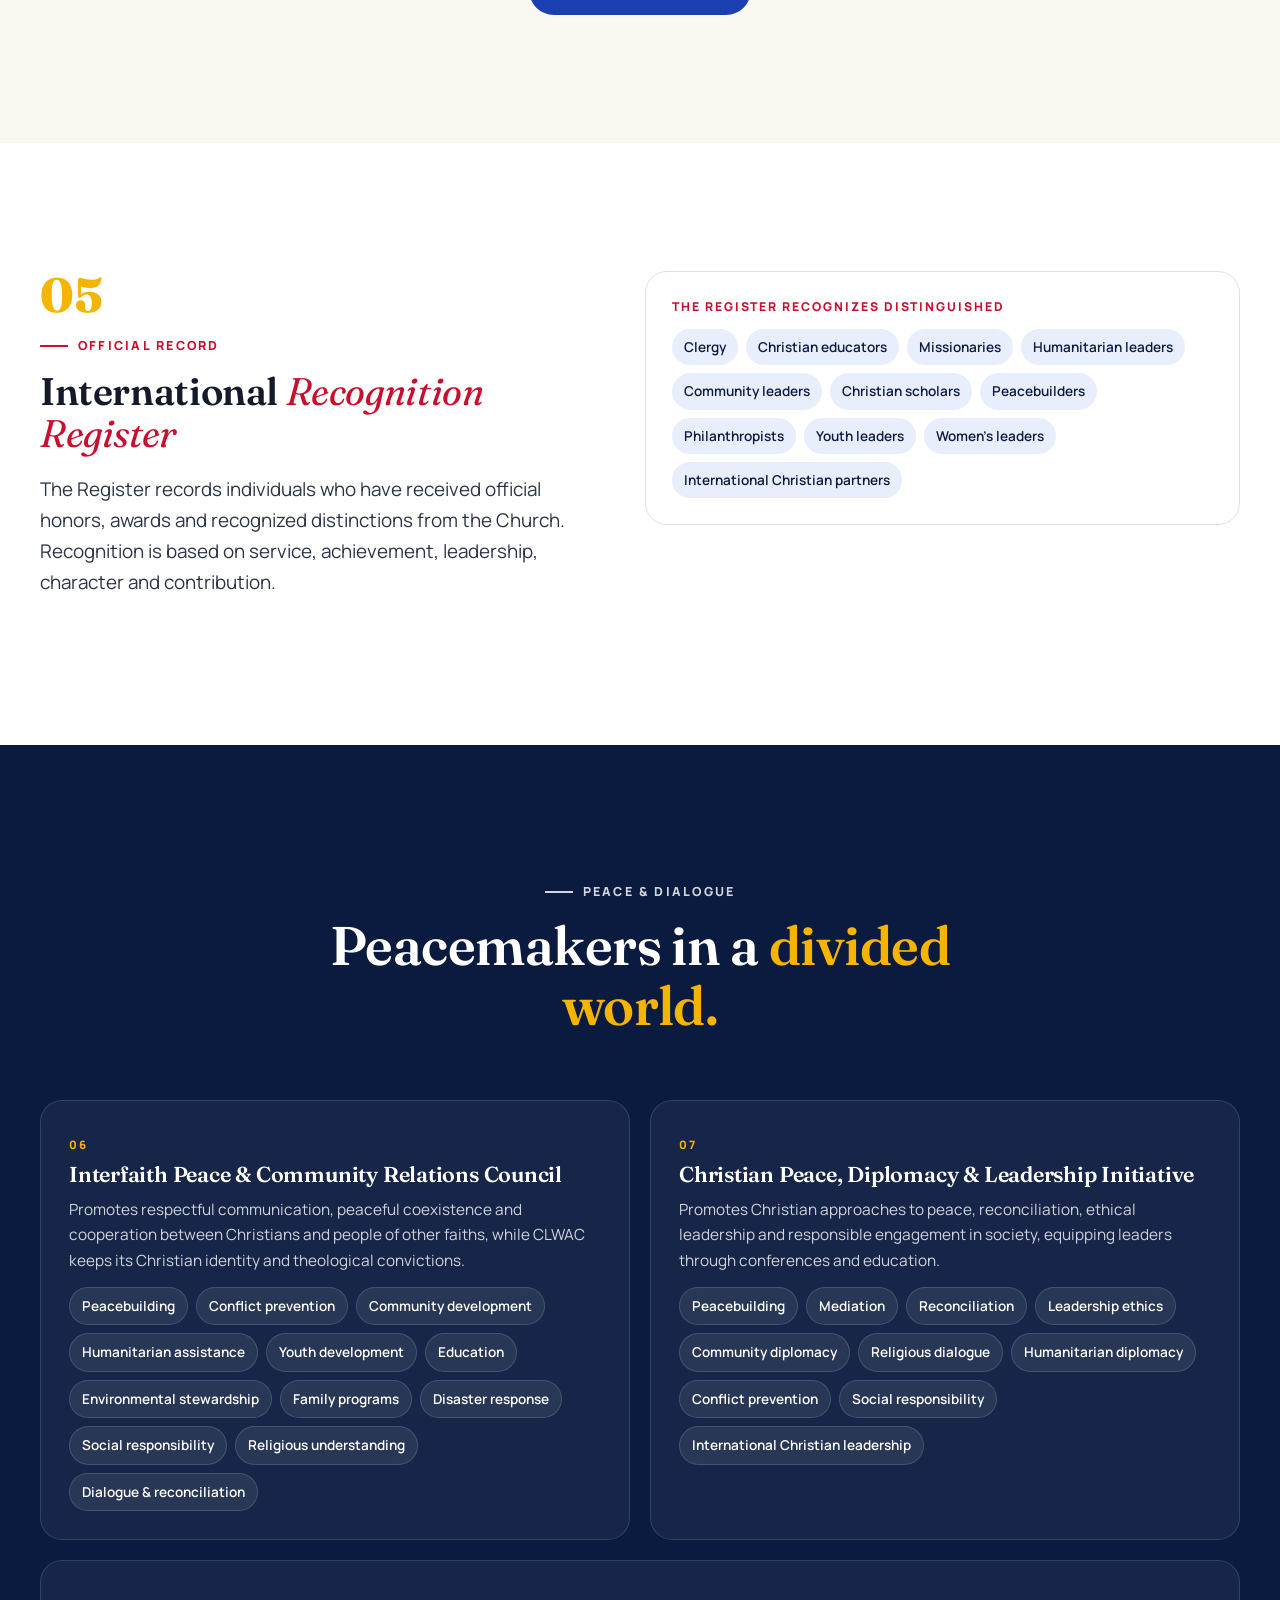
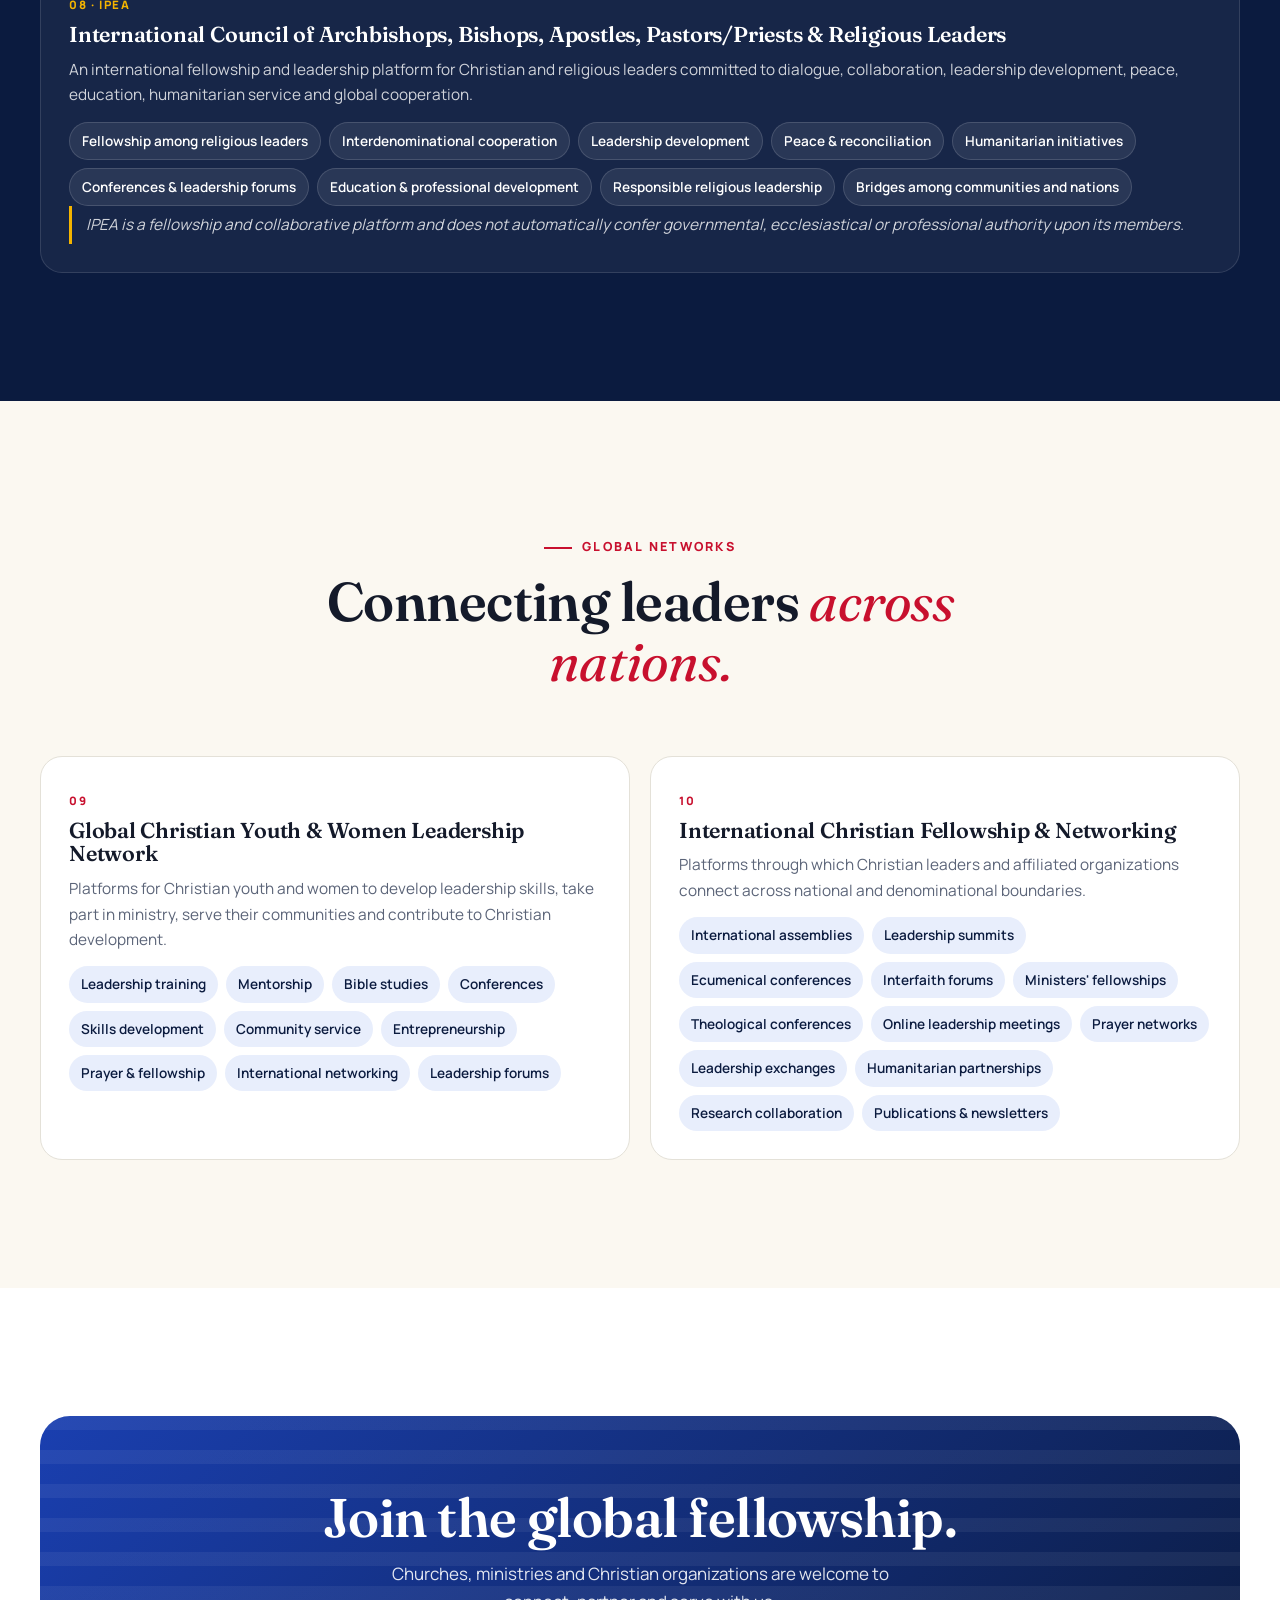
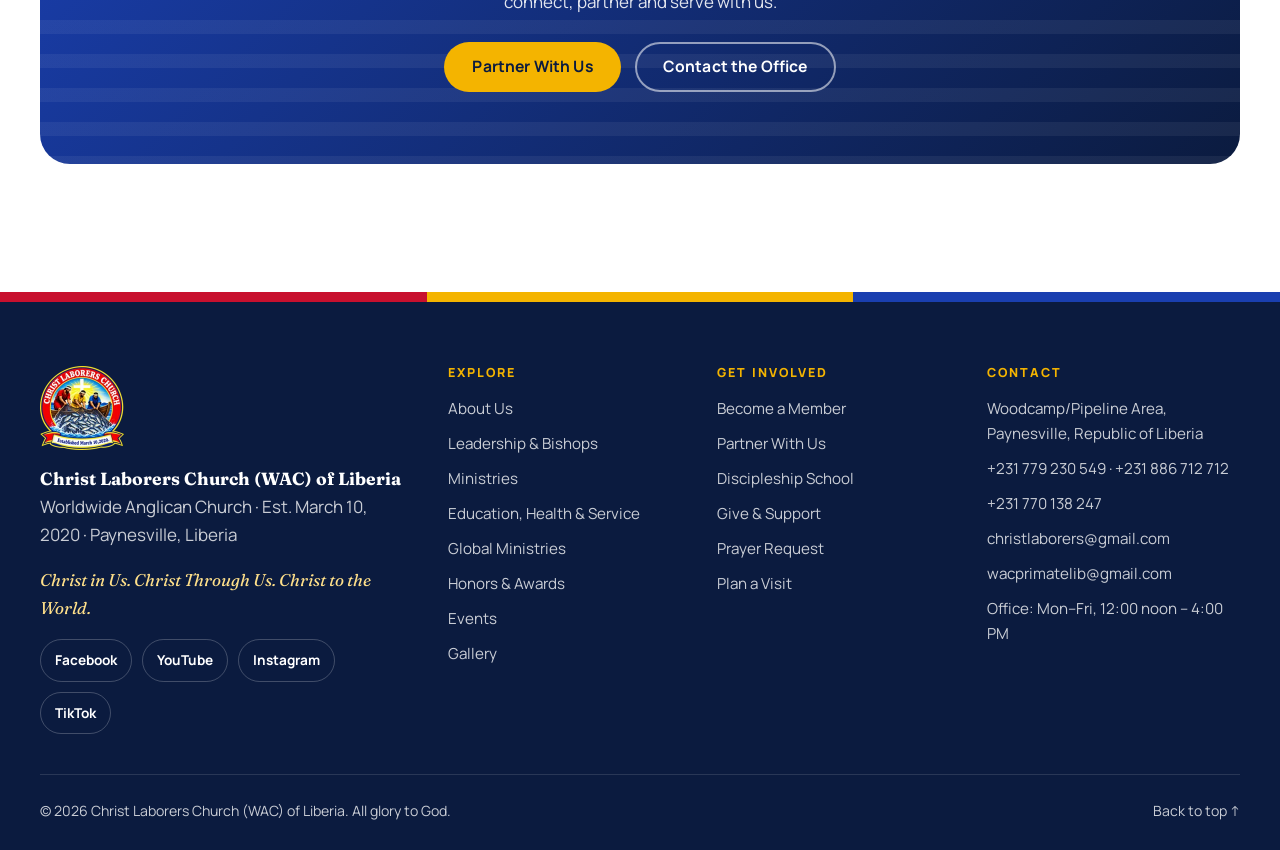
<file: global.html>
<!doctype html>
<html lang="en">
<head>
  <meta charset="utf-8">
  <meta name="viewport" content="width=device-width, initial-scale=1">
  <title>Global Ministries & Honors | Christ Laborers Church</title>
  <meta name="description" content="Christian unity, the Order of Christ Laborers Knights & Dames, honors and awards, interfaith peace, IPEA and global networks of Christ Laborers Worldwide Anglican Church.">
  <meta name="theme-color" content="#0b1b3f">
  <meta name="color-scheme" content="only light">
  <link rel="icon" type="image/png" href="assets/img/favicon.png">
  <link rel="apple-touch-icon" href="assets/img/logo-192.png">
  <meta property="og:type" content="website">
  <meta property="og:url" content="https://clwac-church.org/global.html">
  <link rel="canonical" href="https://clwac-church.org/global.html">
  <meta property="og:title" content="Global Ministries & Honors | Christ Laborers Church">
  <meta property="og:description" content="Christian unity, the Order of Christ Laborers Knights & Dames, honors and awards, interfaith peace, IPEA and global networks of Christ Laborers Worldwide Anglican Church.">
  <meta property="og:image" content="https://clwac-church.org/assets/img/gallery/honorary-presentation-sm.webp">
  <meta name="twitter:card" content="summary_large_image">
  <link rel="preconnect" href="https://fonts.googleapis.com">
  <link rel="preconnect" href="https://fonts.gstatic.com" crossorigin>
  <link href="https://fonts.googleapis.com/css2?family=Fraunces:ital,opsz,wght@0,9..144,400;0,9..144,600;0,9..144,800;1,9..144,400;1,9..144,600&family=Manrope:wght@400;500;600;700;800&display=swap" rel="stylesheet">
  <link rel="stylesheet" href="assets/css/styles.css?v=be0645e4">
</head>
<body>
  <a class="skip-link" href="#main">Skip to content</a>

  <!-- ============ HEADER (same on every page) ============ -->
  <header class="site-header" id="top">
    <div class="container header-inner">
      <a href="index.html" class="brand" aria-label="Christ Laborers Church (Worldwide Anglican Church) home">
        <img src="assets/img/logo-sm.webp" alt="" width="52" height="52">
        <img class="brand-shield" src="assets/img/wac-shield-sm.webp" alt="" width="50" height="52">
        <span class="brand-text">
          <strong>Christ Laborers</strong>
          <small>Worldwide Anglican Church</small>
        </span>
      </a>

      <nav class="nav" id="nav" aria-label="Main">
        <ul class="nav-links">
          <li class="nav-home"><a href="index.html">Home</a></li>
          <li class="has-sub"><a href="about.html">About</a>
            <ul class="sub"><li><a href="about.html">About Us</a></li><li><a href="leadership.html">Leadership &amp; Bishops</a></li><li><a href="join.html">Membership &amp; Partnership</a></li></ul></li>
          <li class="has-sub"><a href="ministries.html">Ministries</a>
            <ul class="sub"><li><a href="ministries.html">Ministries &amp; Departments</a></li><li><a href="discipleship.html">Equipping The Saints School</a></li><li><a href="institutions.html">Education, Health &amp; Service</a></li></ul></li>
          <li class="has-sub"><a href="global.html" aria-current="page">Global &amp; Honors</a>
            <ul class="sub"><li><a href="global.html" aria-current="page">Global Ministries</a></li><li><a href="global.html#order">Order of Knights &amp; Dames</a></li><li><a href="global.html#honors">Honors &amp; Awards</a></li></ul></li>
          <li><a href="events.html">Events</a></li>
          <li><a href="gallery.html">Gallery</a></li>
          <li><a href="contact.html">Contact</a></li>
        </ul>
        <a href="give.html" class="btn btn-gold btn-sm nav-cta">Give &amp; Partner</a>
        <div class="nav-extra">
          <p>Sunday Worship 10:00 AM · Discipleship Mon 4:00 PM<br>Woodcamp/Pipeline Area, Paynesville</p>
          <div class="nav-extra-row">
            <a class="btn btn-ghost" href="tel:+231779230549">Call us</a>
            <a class="btn btn-ghost" href="https://wa.me/231779230549" target="_blank" rel="noopener">WhatsApp</a>
          </div>
        </div>
      </nav>

      <button class="nav-toggle" type="button" aria-controls="nav" aria-expanded="false" aria-label="Open menu">
        <span class="nt-label" aria-hidden="true"><span class="nt-open">Menu</span><span class="nt-close">Close</span></span>
        <span class="nt-icon" aria-hidden="true"><i></i><i></i><i></i></span>
      </button>
    </div>
  </header>

  <main id="main">
    <section class="page-hero">
      <div class="page-hero-media" aria-hidden="true">
        <picture>
          <source media="(max-width: 720px)" srcset="assets/img/gallery/honorary-presentation-sm.webp">
          <img src="assets/img/gallery/honorary-presentation.webp" alt="" style="object-position:center 25%" fetchpriority="high">
        </picture>
      </div>
      <div class="container">
        <ol class="breadcrumb reveal"><li><a href="index.html">Home</a></li><li>Global &amp; Honors</li></ol>
        <p class="kicker kicker-light reveal" style="margin-top:22px">Christ Laborers Worldwide Anglican Church</p>
        <h1 class="reveal">Serving Christ. <em>Uniting the Church.</em></h1>
        <p class="lede reveal">Global ministries, Christian unity, education, honors, service and interfaith relations. Serving Christ • Building People • Uniting the Church • Transforming Communities.</p>
      </div>
    </section>

    <section class="section bg-ivory">
      <div class="container split">
        <div>
          <p class="kicker reveal">Who We Are Worldwide</p>
          <h2 class="reveal">An international <em>Christian</em> communion.</h2>
          <p class="lead reveal">Christ Laborers Worldwide Anglican Church (CLWAC) is an international Christian ecclesiastical and mission-oriented body committed to proclaiming Jesus Christ, advancing discipleship, developing responsible leaders, providing theological and ministry education, serving humanity, promoting Christian unity, recognizing distinguished service, and building peaceful relationships with churches, ministries and communities around the world.</p>
          <p class="reveal">Through its departments, councils, academies, fellowships, orders and service programs, CLWAC equips Christian leaders, strengthens churches, promotes cooperation among Bible-based denominations, supports humanitarian initiatives, encourages interfaith understanding, and provides opportunities for Christian leadership and lifelong learning.</p>
        </div>
        <div>
          <div class="mv-card mv-card--blue reveal"><h3>Our Global Vision</h3><p>A respected international Christian ecclesiastical and service community advancing faith, Christian unity, theological education, leadership development, humanitarian service, peacebuilding, interfaith understanding and recognition of exceptional service.</p></div>
          <div class="mv-card mv-card--red reveal" style="margin-top:18px"><h3>Our Commitment</h3><p style="font-size:clamp(1.1rem,1.8vw,1.35rem)">A community of faith, learning, service, fellowship and leadership, united around faith, service, education, peace, compassion, integrity and human dignity.</p></div>
        </div>
      </div>
    </section>

    <section class="section bg-paper">
      <div class="container">
        <div class="section-head">
          <p class="kicker reveal">Our Guiding Principles</p>
          <h2 class="reveal">Ten principles that <em>guide our work.</em></h2>
          <p class="reveal">Our global mission: to proclaim Christ, equip God's people, strengthen Christian leaders, promote unity among believers, provide accessible Christian education, serve humanity, encourage peaceful relationships among religious communities, and recognize lives of exceptional service.</p>
        </div>
        <div class="values">
          <div class="value reveal"><h3>Faith</h3><p>We remain committed to Jesus Christ and the Christian faith.</p></div>
          <div class="value reveal"><h3>Truth</h3><p>We promote integrity, honesty, transparency and responsible leadership.</p></div>
          <div class="value reveal"><h3>Service</h3><p>We demonstrate our faith through service to God and humanity.</p></div>
          <div class="value reveal"><h3>Unity</h3><p>We encourage cooperation and fellowship among Christians.</p></div>
          <div class="value reveal"><h3>Respect</h3><p>We treat people of different traditions and communities with dignity.</p></div>
          <div class="value reveal"><h3>Peace</h3><p>We promote reconciliation, peaceful coexistence and responsible dialogue.</p></div>
          <div class="value reveal"><h3>Education</h3><p>We equip people with knowledge, wisdom and practical leadership skills.</p></div>
          <div class="value reveal"><h3>Excellence</h3><p>We pursue high standards in ministry, education and service.</p></div>
          <div class="value reveal"><h3>Compassion</h3><p>We stand with vulnerable people and communities.</p></div>
          <div class="value reveal"><h3>Accountability</h3><p>We promote ethical governance and responsible stewardship.</p></div>
        </div>
      </div>
    </section>

    <section class="section bg-ivory">
      <div class="container">
        <div class="section-head">
          <p class="kicker reveal">Christian Unity</p>
          <h2 class="reveal">Building bridges <em>across the Body of Christ.</em></h2>
        </div>
        <div class="programs">
          <div class="program reveal"><span class="num">01</span><h3>Office of Christian Unity &amp; Ecumenical Relations</h3>
            <p>Coordinates the Church's relationships with Christian churches, denominations, ministries, seminaries, Bible colleges and faith-based organizations in different countries.</p>
            <ul class="chips"><li>Christian unity &amp; fellowship</li><li>Ecumenical dialogue</li><li>Joint prayer &amp; worship</li><li>Leadership conferences</li><li>Evangelism &amp; discipleship</li><li>Theological dialogue</li><li>Clergy development</li><li>Youth &amp; women's cooperation</li><li>Humanitarian projects</li><li>Community development</li><li>Peacebuilding</li><li>Christian education</li><li>Research &amp; publications</li><li>Resource exchange</li><li>International partnerships</li></ul></div>
          <div class="program reveal"><span class="num">02</span><h3>Global Christian Churches &amp; Ministries Fellowship</h3>
            <p>Brings together churches, denominations, ministries, missions, seminaries and Christian organizations seeking greater cooperation. The Fellowship respects different Christian traditions while encouraging a common calling to serve Christ and humanity.</p>
            <ul class="chips"><li>International fellowship</li><li>Leadership networking</li><li>Ministry collaboration</li><li>Joint conferences</li><li>Christian education</li><li>Missions cooperation</li><li>Humanitarian service</li><li>Youth development</li><li>Women's leadership</li><li>Evangelistic initiatives</li><li>Theological dialogue</li><li>Resource exchange</li></ul></div>
        </div>
      </div>
    </section>

    <section class="section bg-navy" id="order">
      <div class="container inst">
        <div>
          <span class="inst-num reveal">03</span>
          <p class="kicker kicker-light reveal">Christian Chivalric &amp; Charitable Order</p>
          <h2 class="reveal">Order of Christ Laborers: <span class="gold-text">Knights &amp; Dames</span> of Christian Service</h2>
          <p class="lead reveal">Dedicated to faith, integrity, leadership, charity, peace, education and humanitarian service, the Order honors men and women who show exceptional commitment to Christian service, leadership, community transformation and humanitarian work.</p>
          <p class="reveal">Members are expected to uphold Christian character, integrity, humility, compassion, peace, responsible leadership and service to humanity.</p>
          <p class="note reveal">The Order is a non-military Christian service organization, distinct from historical medieval military orders.</p>
        </div>
        <div class="panel reveal">
          <h3>Ranks &amp; distinctions</h3>
          <ol class="ranks" style="margin-top:14px">
            <li>Grand Patron</li><li>Grand Prior</li><li>Grand Chancellor</li><li>Grand Knight / Grand Dame</li><li>Knight Commander / Dame Commander</li>
            <li>Knight / Dame</li><li>Companion of the Order</li><li>Chaplain of the Order</li><li>Associate Companion</li><li>Honorary Knight / Honorary Dame</li>
          </ol>
        </div>
      </div>
    </section>

    <section class="section bg-ivory" id="honors">
      <div class="container">
        <div class="section-head">
          <p class="kicker reveal">04 · Honors, Awards &amp; Recognition</p>
          <h2 class="reveal">Honoring lives of <em>exceptional service.</em></h2>
          <p class="reveal">The Christ Laborers Honors &amp; Awards Commission recognizes distinguished individuals who have made significant contributions to Christianity, education, leadership, humanitarian service, peacebuilding and community development.</p>
        </div>
        <div class="grand-cross reveal">
          <span class="medal" aria-hidden="true"><svg viewBox="0 0 24 24"><path d="M12 2v20M5 8h14"/><circle cx="12" cy="8" r="3"/></svg></span>
          <div><span>Highest distinction</span><h3>The Grand Cross of Christ Laborers</h3><p>The highest distinction, for exceptional and sustained international Christian service.</p></div>
        </div>
        <div class="awards">
          <div class="award reveal"><span class="medal" aria-hidden="true"><svg viewBox="0 0 24 24"><path d="M12 3l2.7 5.6 6.1.9-4.4 4.3 1 6.1L12 17l-5.4 2.9 1-6.1L3.2 9.5l6.1-.9z"/></svg></span><div><h3>Christ Laborers Medal of Christian Service</h3><p>For distinguished service to the Church and community.</p></div></div>
          <div class="award reveal"><span class="medal" aria-hidden="true"><svg viewBox="0 0 24 24"><path d="M12 3l2.7 5.6 6.1.9-4.4 4.3 1 6.1L12 17l-5.4 2.9 1-6.1L3.2 9.5l6.1-.9z"/></svg></span><div><h3>Bishop's Medal of Excellence</h3><p>For outstanding Christian leadership and achievement.</p></div></div>
          <div class="award reveal"><span class="medal" aria-hidden="true"><svg viewBox="0 0 24 24"><path d="M12 3l2.7 5.6 6.1.9-4.4 4.3 1 6.1L12 17l-5.4 2.9 1-6.1L3.2 9.5l6.1-.9z"/></svg></span><div><h3>Good Samaritan Award</h3><p>For exceptional humanitarian service to people in need.</p></div></div>
          <div class="award reveal"><span class="medal" aria-hidden="true"><svg viewBox="0 0 24 24"><path d="M12 3l2.7 5.6 6.1.9-4.4 4.3 1 6.1L12 17l-5.4 2.9 1-6.1L3.2 9.5l6.1-.9z"/></svg></span><div><h3>Christian Leadership Excellence Award</h3><p>For outstanding Christian leadership.</p></div></div>
          <div class="award reveal"><span class="medal" aria-hidden="true"><svg viewBox="0 0 24 24"><path d="M12 3l2.7 5.6 6.1.9-4.4 4.3 1 6.1L12 17l-5.4 2.9 1-6.1L3.2 9.5l6.1-.9z"/></svg></span><div><h3>Distinguished Clergy Service Award</h3><p>For exceptional service by clergy.</p></div></div>
          <div class="award reveal"><span class="medal" aria-hidden="true"><svg viewBox="0 0 24 24"><path d="M12 3l2.7 5.6 6.1.9-4.4 4.3 1 6.1L12 17l-5.4 2.9 1-6.1L3.2 9.5l6.1-.9z"/></svg></span><div><h3>Distinguished Lay Ministry Award</h3><p>For outstanding contribution by lay Christian leaders.</p></div></div>
          <div class="award reveal"><span class="medal" aria-hidden="true"><svg viewBox="0 0 24 24"><path d="M12 3l2.7 5.6 6.1.9-4.4 4.3 1 6.1L12 17l-5.4 2.9 1-6.1L3.2 9.5l6.1-.9z"/></svg></span><div><h3>Christian Educator of the Year Award</h3><p>For excellence in Christian education and teaching.</p></div></div>
          <div class="award reveal"><span class="medal" aria-hidden="true"><svg viewBox="0 0 24 24"><path d="M12 3l2.7 5.6 6.1.9-4.4 4.3 1 6.1L12 17l-5.4 2.9 1-6.1L3.2 9.5l6.1-.9z"/></svg></span><div><h3>Missionary Service Award</h3><p>For distinguished missionary and evangelistic service.</p></div></div>
          <div class="award reveal"><span class="medal" aria-hidden="true"><svg viewBox="0 0 24 24"><path d="M12 3l2.7 5.6 6.1.9-4.4 4.3 1 6.1L12 17l-5.4 2.9 1-6.1L3.2 9.5l6.1-.9z"/></svg></span><div><h3>Youth Christian Leadership Award</h3><p>For outstanding Christian youth leadership.</p></div></div>
          <div class="award reveal"><span class="medal" aria-hidden="true"><svg viewBox="0 0 24 24"><path d="M12 3l2.7 5.6 6.1.9-4.4 4.3 1 6.1L12 17l-5.4 2.9 1-6.1L3.2 9.5l6.1-.9z"/></svg></span><div><h3>Women's Christian Leadership Award</h3><p>For exceptional service and leadership by women.</p></div></div>
          <div class="award reveal"><span class="medal" aria-hidden="true"><svg viewBox="0 0 24 24"><path d="M12 3l2.7 5.6 6.1.9-4.4 4.3 1 6.1L12 17l-5.4 2.9 1-6.1L3.2 9.5l6.1-.9z"/></svg></span><div><h3>Community Transformation Award</h3><p>For measurable contribution to community development.</p></div></div>
          <div class="award reveal"><span class="medal" aria-hidden="true"><svg viewBox="0 0 24 24"><path d="M12 3l2.7 5.6 6.1.9-4.4 4.3 1 6.1L12 17l-5.4 2.9 1-6.1L3.2 9.5l6.1-.9z"/></svg></span><div><h3>Peace &amp; Reconciliation Award</h3><p>For exceptional contribution to peacebuilding and reconciliation.</p></div></div>
          <div class="award reveal"><span class="medal" aria-hidden="true"><svg viewBox="0 0 24 24"><path d="M12 3l2.7 5.6 6.1.9-4.4 4.3 1 6.1L12 17l-5.4 2.9 1-6.1L3.2 9.5l6.1-.9z"/></svg></span><div><h3>Interfaith Harmony Award</h3><p>For promoting respectful cooperation and peaceful relations among religious communities.</p></div></div>
          <div class="award reveal"><span class="medal" aria-hidden="true"><svg viewBox="0 0 24 24"><path d="M12 3l2.7 5.6 6.1.9-4.4 4.3 1 6.1L12 17l-5.4 2.9 1-6.1L3.2 9.5l6.1-.9z"/></svg></span><div><h3>Humanitarian Service Award</h3><p>For outstanding humanitarian contribution.</p></div></div>
          <div class="award reveal"><span class="medal" aria-hidden="true"><svg viewBox="0 0 24 24"><path d="M12 3l2.7 5.6 6.1.9-4.4 4.3 1 6.1L12 17l-5.4 2.9 1-6.1L3.2 9.5l6.1-.9z"/></svg></span><div><h3>Excellence in Christian Education Award</h3><p>For distinguished achievement in Christian educational development.</p></div></div>
          <div class="award reveal"><span class="medal" aria-hidden="true"><svg viewBox="0 0 24 24"><path d="M12 3l2.7 5.6 6.1.9-4.4 4.3 1 6.1L12 17l-5.4 2.9 1-6.1L3.2 9.5l6.1-.9z"/></svg></span><div><h3>Lifetime Christian Service Award</h3><p>For a lifetime of faithful Christian service.</p></div></div>
          <div class="award reveal"><span class="medal" aria-hidden="true"><svg viewBox="0 0 24 24"><path d="M12 3l2.7 5.6 6.1.9-4.4 4.3 1 6.1L12 17l-5.4 2.9 1-6.1L3.2 9.5l6.1-.9z"/></svg></span><div><h3>Distinguished International Service Award</h3><p>For exceptional international contribution to Christianity, education, humanitarian work or community development.</p></div></div>
          <div class="award reveal"><span class="medal" aria-hidden="true"><svg viewBox="0 0 24 24"><path d="M12 3l2.7 5.6 6.1.9-4.4 4.3 1 6.1L12 17l-5.4 2.9 1-6.1L3.2 9.5l6.1-.9z"/></svg></span><div><h3>Order of Christ Laborers Humanitarian Medal</h3><p>For distinguished humanitarian service under the principles of Christian compassion.</p></div></div>
          <div class="award reveal"><span class="medal" aria-hidden="true"><svg viewBox="0 0 24 24"><path d="M12 3l2.7 5.6 6.1.9-4.4 4.3 1 6.1L12 17l-5.4 2.9 1-6.1L3.2 9.5l6.1-.9z"/></svg></span><div><h3>Founder's Award for Exceptional Service</h3><p>For extraordinary commitment to the mission and values of Christ Laborers Worldwide Anglican Church.</p></div></div>
        </div>
        <p class="note reveal" style="max-width:760px;margin-inline:auto">Recipients receive certificates, medals, citations, plaques, insignia and other official recognition according to the Church's honors protocol. Honors are recorded in the Christ Laborers International Recognition Register.</p>
        <div class="section-more reveal"><a class="btn btn-blue" href="mailto:wacprimatelib@gmail.com?subject=Honors%20%26%20Awards%20enquiry">Inquire About Honors</a></div>
      </div>
    </section>

    <section class="section bg-paper">
      <div class="container inst">
        <div>
          <span class="inst-num reveal">05</span>
          <p class="kicker reveal">Official Record</p>
          <h2 class="reveal">International <em>Recognition Register</em></h2>
          <p class="lead reveal">The Register records individuals who have received official honors, awards and recognized distinctions from the Church. Recognition is based on service, achievement, leadership, character and contribution.</p>
        </div>
        <div class="panel reveal"><h3>The Register recognizes distinguished</h3><ul class="chips"><li>Clergy</li><li>Christian educators</li><li>Missionaries</li><li>Humanitarian leaders</li><li>Community leaders</li><li>Christian scholars</li><li>Peacebuilders</li><li>Philanthropists</li><li>Youth leaders</li><li>Women's leaders</li><li>International Christian partners</li></ul></div>
      </div>
    </section>

    <section class="section bg-navy">
      <div class="container">
        <div class="section-head">
          <p class="kicker kicker-light reveal">Peace &amp; Dialogue</p>
          <h2 class="reveal">Peacemakers in a <span class='gold-text'>divided world.</span></h2>
        </div>
        <div class="programs">
          <div class="program reveal"><span class="num">06</span><h3>Interfaith Peace &amp; Community Relations Council</h3>
            <p>Promotes respectful communication, peaceful coexistence and cooperation between Christians and people of other faiths, while CLWAC keeps its Christian identity and theological convictions.</p>
            <ul class="chips"><li>Peacebuilding</li><li>Conflict prevention</li><li>Community development</li><li>Humanitarian assistance</li><li>Youth development</li><li>Education</li><li>Environmental stewardship</li><li>Family programs</li><li>Disaster response</li><li>Social responsibility</li><li>Religious understanding</li><li>Dialogue &amp; reconciliation</li></ul></div>
          <div class="program reveal"><span class="num">07</span><h3>Christian Peace, Diplomacy &amp; Leadership Initiative</h3>
            <p>Promotes Christian approaches to peace, reconciliation, ethical leadership and responsible engagement in society, equipping leaders through conferences and education.</p>
            <ul class="chips"><li>Peacebuilding</li><li>Mediation</li><li>Reconciliation</li><li>Leadership ethics</li><li>Community diplomacy</li><li>Religious dialogue</li><li>Humanitarian diplomacy</li><li>Conflict prevention</li><li>Social responsibility</li><li>International Christian leadership</li></ul></div>
          <div class="program reveal" style="grid-column:1/-1"><span class="num">08 · IPEA</span><h3>International Council of Archbishops, Bishops, Apostles, Pastors/Priests &amp; Religious Leaders</h3>
            <p>An international fellowship and leadership platform for Christian and religious leaders committed to dialogue, collaboration, leadership development, peace, education, humanitarian service and global cooperation.</p>
            <ul class="chips"><li>Fellowship among religious leaders</li><li>Interdenominational cooperation</li><li>Leadership development</li><li>Peace &amp; reconciliation</li><li>Humanitarian initiatives</li><li>Conferences &amp; leadership forums</li><li>Education &amp; professional development</li><li>Responsible religious leadership</li><li>Bridges among communities and nations</li></ul>
            <p class="note">IPEA is a fellowship and collaborative platform and does not automatically confer governmental, ecclesiastical or professional authority upon its members.</p></div>
        </div>
      </div>
    </section>

    <section class="section bg-ivory">
      <div class="container">
        <div class="section-head">
          <p class="kicker reveal">Global Networks</p>
          <h2 class="reveal">Connecting leaders <em>across nations.</em></h2>
        </div>
        <div class="programs">
          <div class="program reveal"><span class="num">09</span><h3>Global Christian Youth &amp; Women Leadership Network</h3>
            <p>Platforms for Christian youth and women to develop leadership skills, take part in ministry, serve their communities and contribute to Christian development.</p>
            <ul class="chips"><li>Leadership training</li><li>Mentorship</li><li>Bible studies</li><li>Conferences</li><li>Skills development</li><li>Community service</li><li>Entrepreneurship</li><li>Prayer &amp; fellowship</li><li>International networking</li><li>Leadership forums</li></ul></div>
          <div class="program reveal"><span class="num">10</span><h3>International Christian Fellowship &amp; Networking</h3>
            <p>Platforms through which Christian leaders and affiliated organizations connect across national and denominational boundaries.</p>
            <ul class="chips"><li>International assemblies</li><li>Leadership summits</li><li>Ecumenical conferences</li><li>Interfaith forums</li><li>Ministers' fellowships</li><li>Theological conferences</li><li>Online leadership meetings</li><li>Prayer networks</li><li>Leadership exchanges</li><li>Humanitarian partnerships</li><li>Research collaboration</li><li>Publications &amp; newsletters</li></ul></div>
        </div>
      </div>
    </section>
    <section class="section bg-paper">
      <div class="container">
        <div class="cta-band reveal">
          <h2>Join the global fellowship.</h2>
          <p>Churches, ministries and Christian organizations are welcome to connect, partner and serve with us.</p>
          <div class="btn-row">
            <a class="btn btn-gold" href="join.html#partner">Partner With Us</a>
            <a class="btn btn-ghost" href="contact.html">Contact the Office</a>
          </div>
        </div>
      </div>
    </section>
  </main>

  <!-- ============ FOOTER (same on every page) ============ -->
  <footer class="site-footer">
    <div class="footer-stripes" aria-hidden="true"></div>
    <div class="container footer-grid">
      <div class="footer-brand">
        <img src="assets/img/logo-sm.webp" alt="" width="84" height="84" loading="lazy">
        <p><strong>Christ Laborers Church (WAC) of Liberia</strong><br>
        Worldwide Anglican Church · Est. March 10, 2020 · Paynesville, Liberia</p>
        <p class="footer-tag">Christ in Us. Christ Through Us. Christ to the World.</p>
        <div class="social">
          <a href="https://www.facebook.com/search/top?q=Christ%20Laborers%20Worldwide%20Anglican%20Church%20of%20Liberia" target="_blank" rel="noopener">Facebook</a>
          <a href="https://www.youtube.com/results?search_query=Christ+Laborers+Church" target="_blank" rel="noopener">YouTube</a>
          <a href="https://www.instagram.com/christ_laborers/" target="_blank" rel="noopener">Instagram</a>
          <a href="https://www.tiktok.com/search?q=Christ%20Laborers" target="_blank" rel="noopener">TikTok</a>
        </div>
      </div>
      <div>
        <h4>Explore</h4>
        <ul>
          <li><a href="about.html">About Us</a></li>
          <li><a href="leadership.html">Leadership &amp; Bishops</a></li>
          <li><a href="ministries.html">Ministries</a></li>
          <li><a href="institutions.html">Education, Health &amp; Service</a></li>
          <li><a href="global.html">Global Ministries</a></li>
          <li><a href="global.html#honors">Honors &amp; Awards</a></li>
          <li><a href="events.html">Events</a></li>
          <li><a href="gallery.html">Gallery</a></li>
        </ul>
      </div>
      <div>
        <h4>Get Involved</h4>
        <ul>
          <li><a href="join.html">Become a Member</a></li>
          <li><a href="join.html#partner">Partner With Us</a></li>
          <li><a href="discipleship.html">Discipleship School</a></li>
          <li><a href="give.html">Give &amp; Support</a></li>
          <li><a href="give.html#prayer">Prayer Request</a></li>
          <li><a href="contact.html">Plan a Visit</a></li>
        </ul>
      </div>
      <div>
        <h4>Contact</h4>
        <ul>
          <li>Woodcamp/Pipeline Area, Paynesville, Republic of Liberia</li>
          <li><a href="tel:+231779230549">+231 779 230 549</a> · <a href="tel:+231886712712">+231 886 712 712</a></li>
          <li><a href="tel:+231770138247">+231 770 138 247</a></li>
          <li><a href="mailto:christlaborers@gmail.com">christlaborers@gmail.com</a></li>
          <li><a href="mailto:wacprimatelib@gmail.com">wacprimatelib@gmail.com</a></li>
          <li>Office: Mon–Fri, 12:00 noon – 4:00 PM</li>
        </ul>
      </div>
    </div>
    <div class="container footer-bottom">
      <p>© <span id="year">2026</span> Christ Laborers Church (WAC) of Liberia. All glory to God.</p>
      <a href="#top" class="to-top">Back to top ↑</a>
    </div>
  </footer>

  <!-- Lightbox -->
  <div class="lightbox" id="lightbox" role="dialog" aria-modal="true" aria-label="Image viewer" hidden>
    <button class="lb-close" aria-label="Close">×</button>
    <button class="lb-nav lb-prev" aria-label="Previous image">‹</button>
    <figure>
      <img alt="">
      <figcaption></figcaption>
    </figure>
    <button class="lb-nav lb-next" aria-label="Next image">›</button>
  </div>

  <script src="assets/js/main.js?v=4ef0c45d" defer></script>
</body>
</html>
</file>
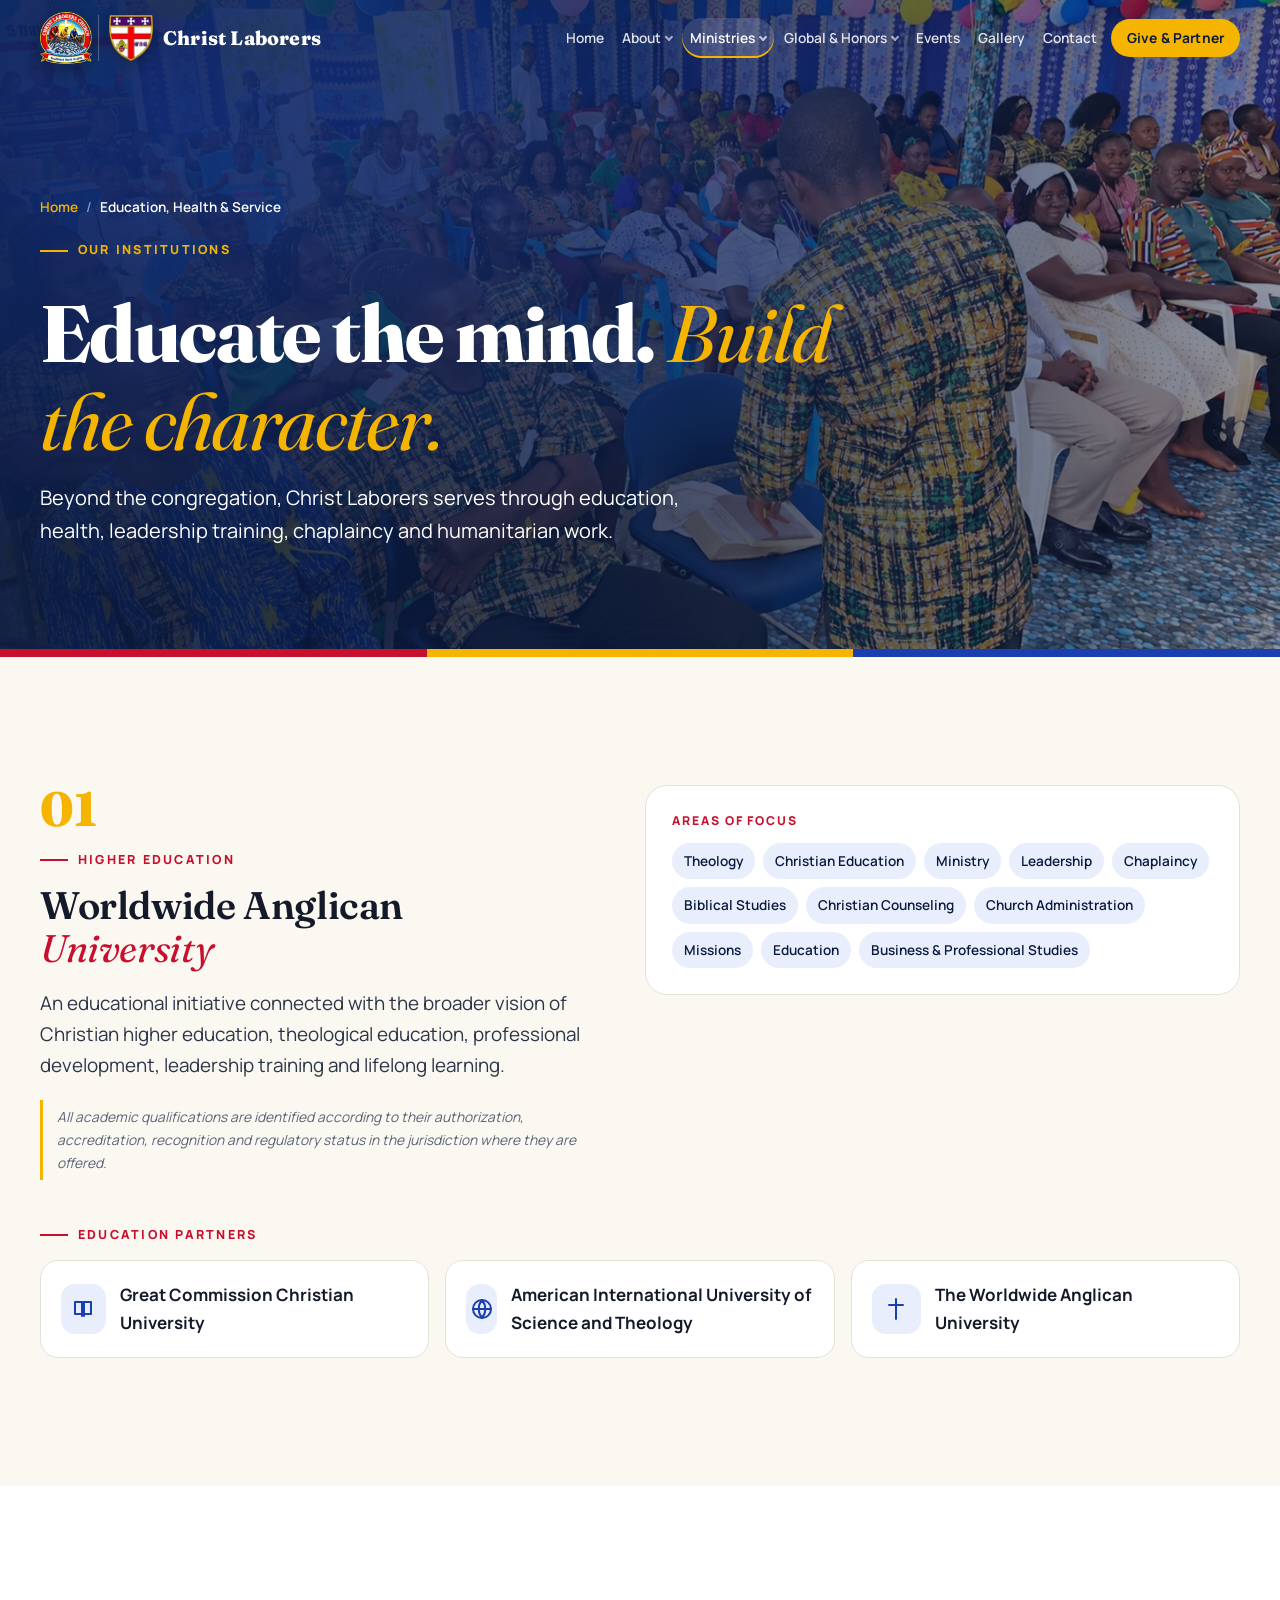
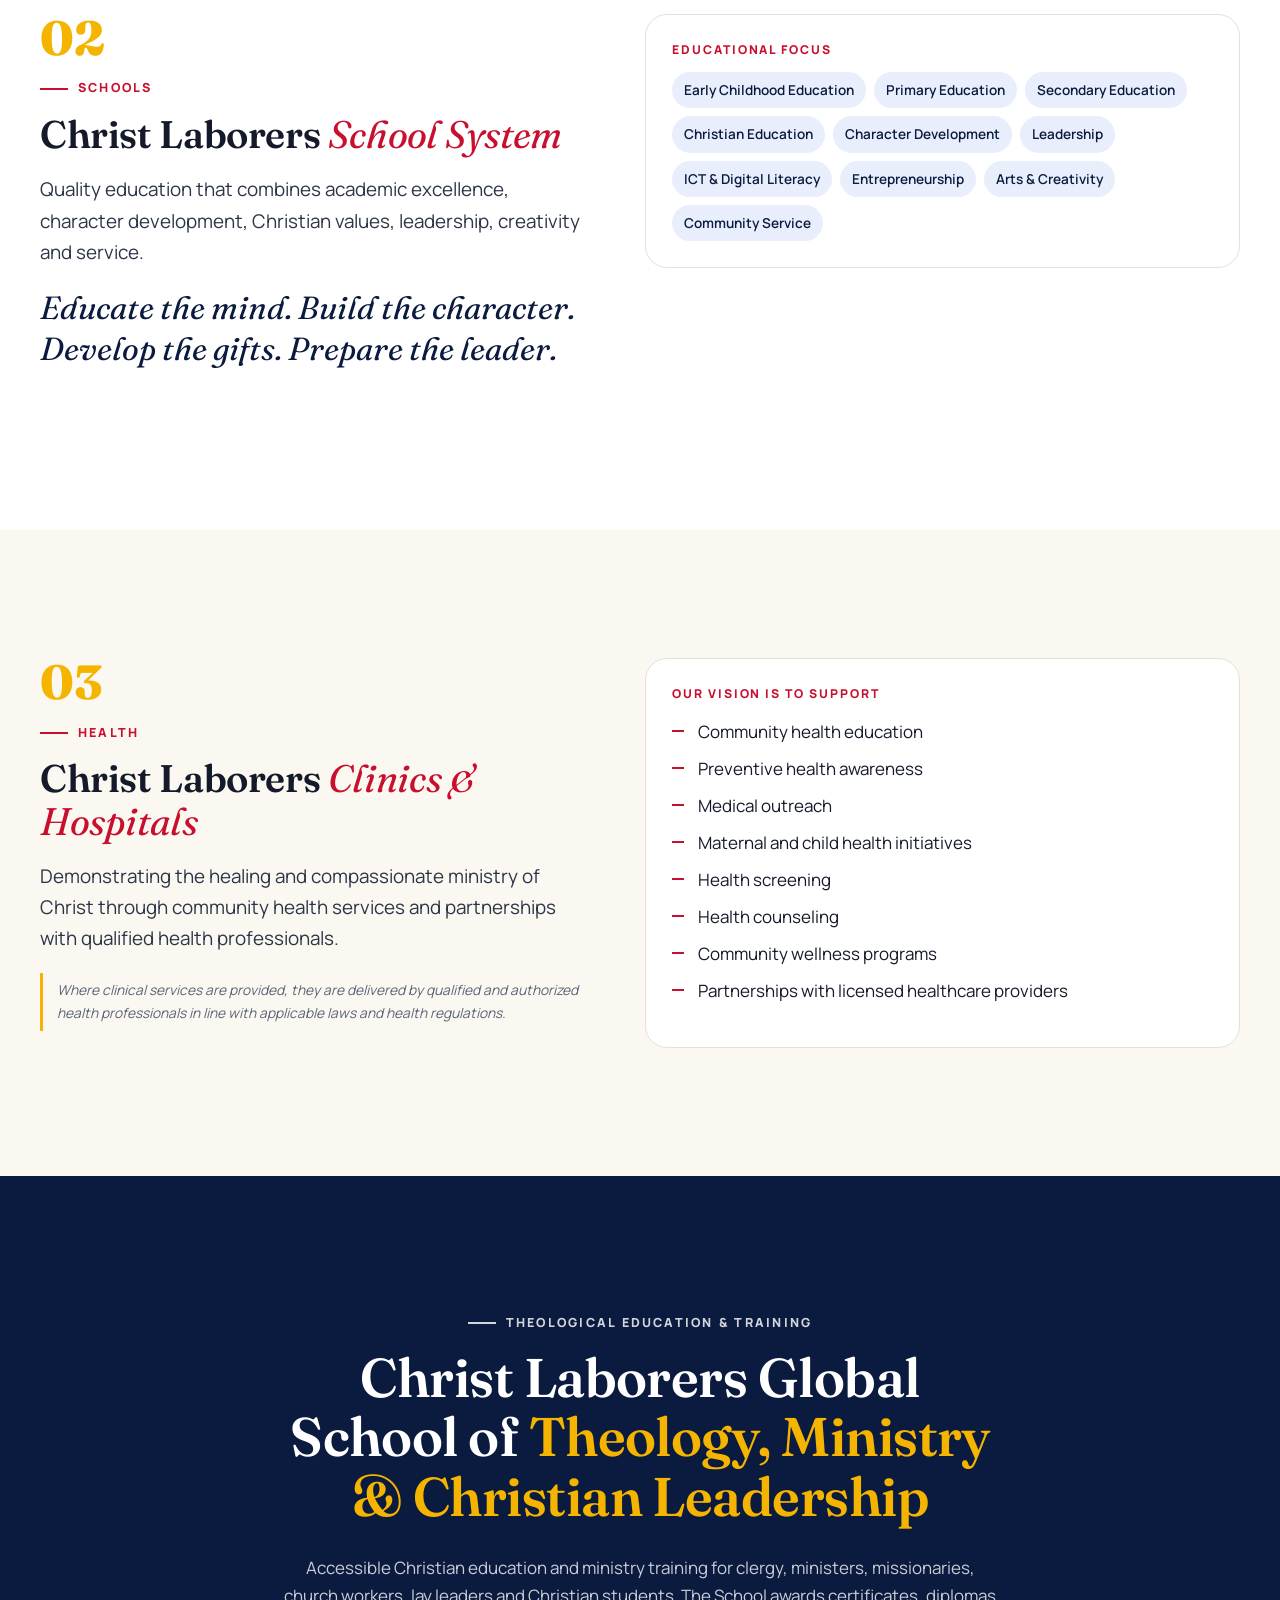
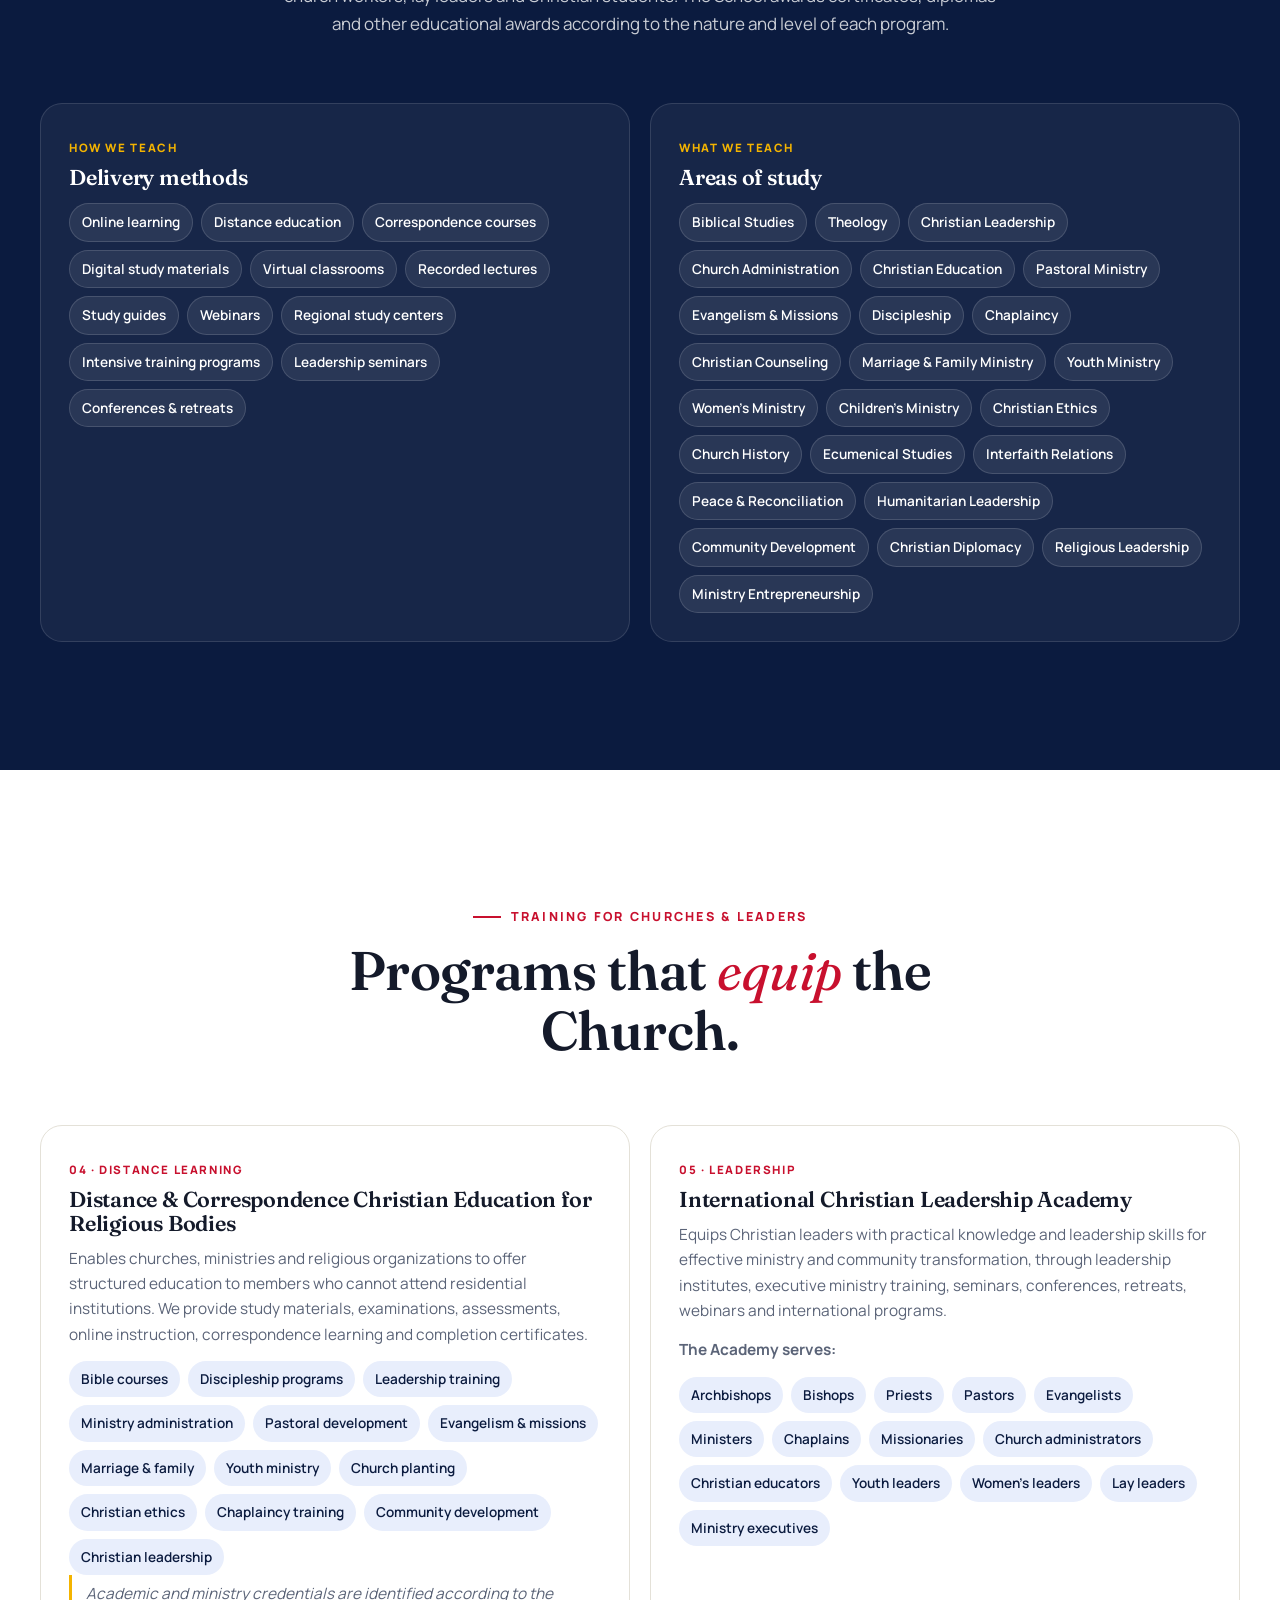
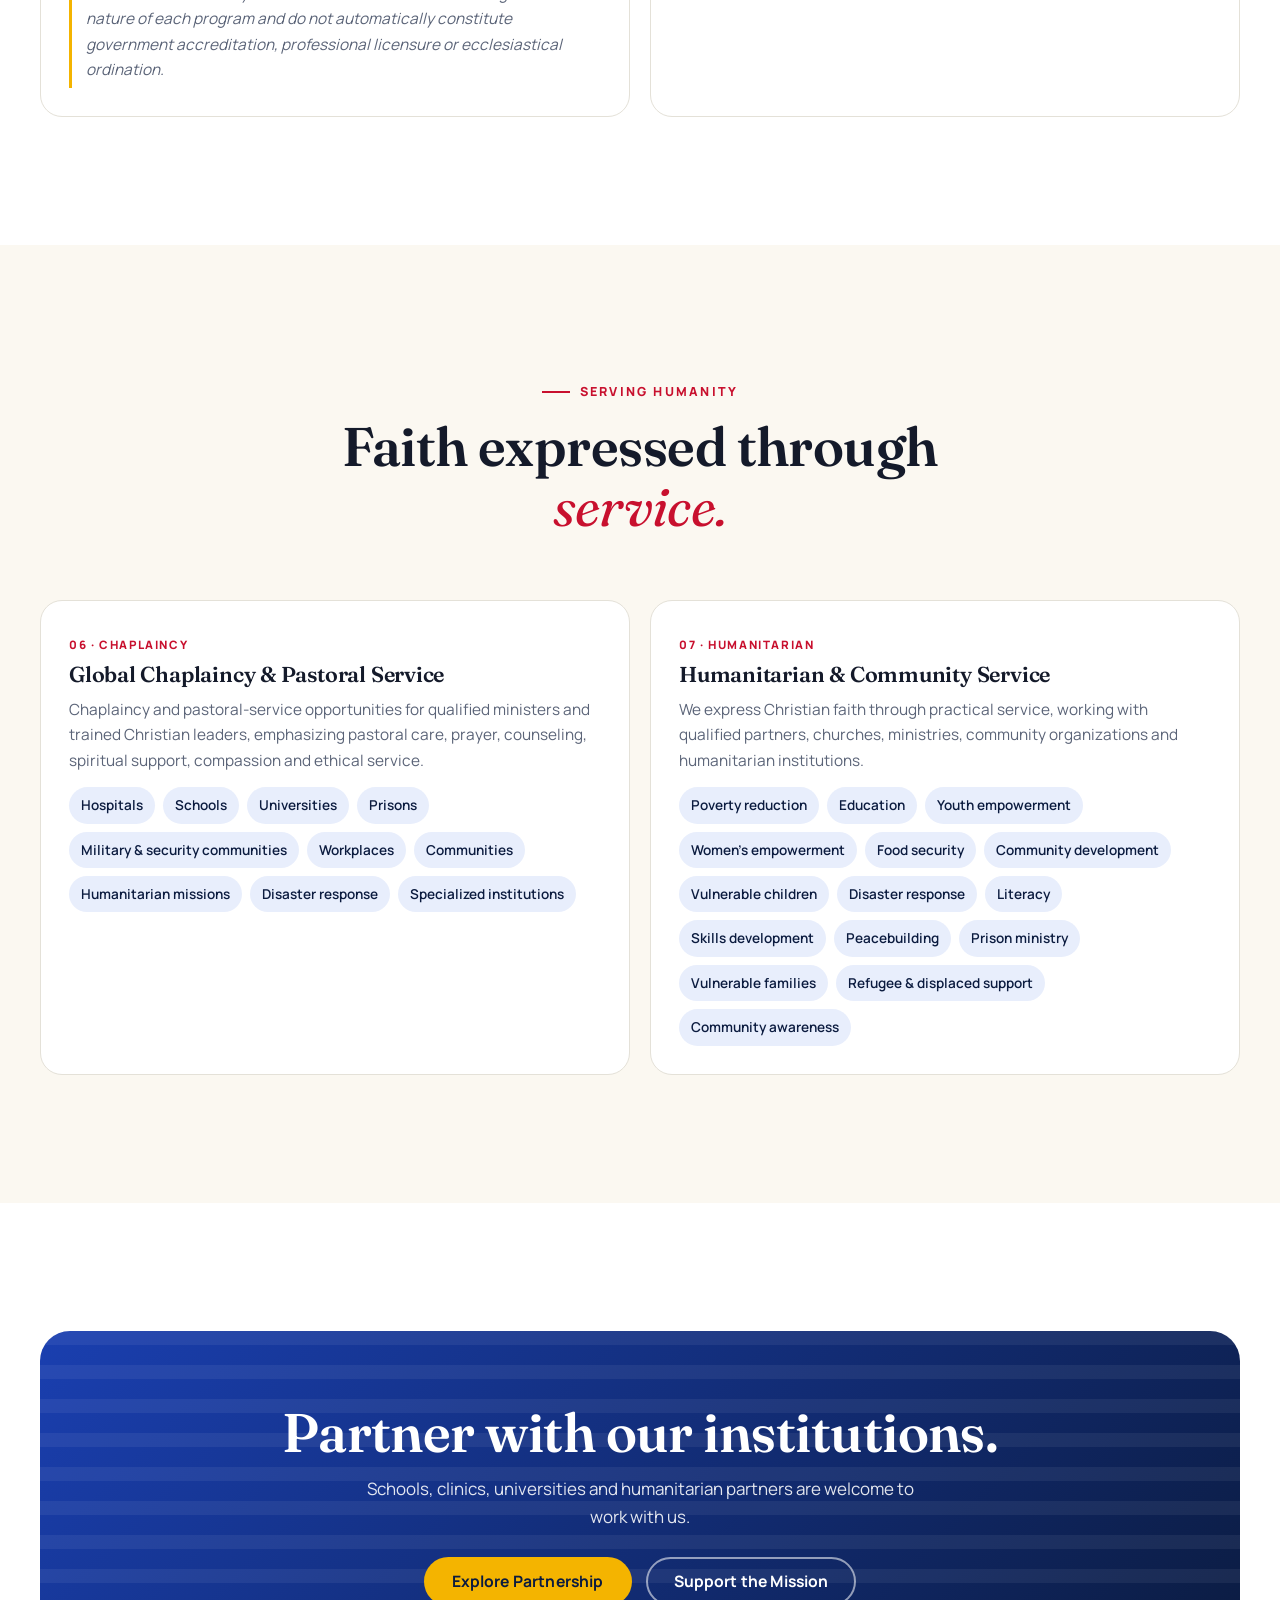
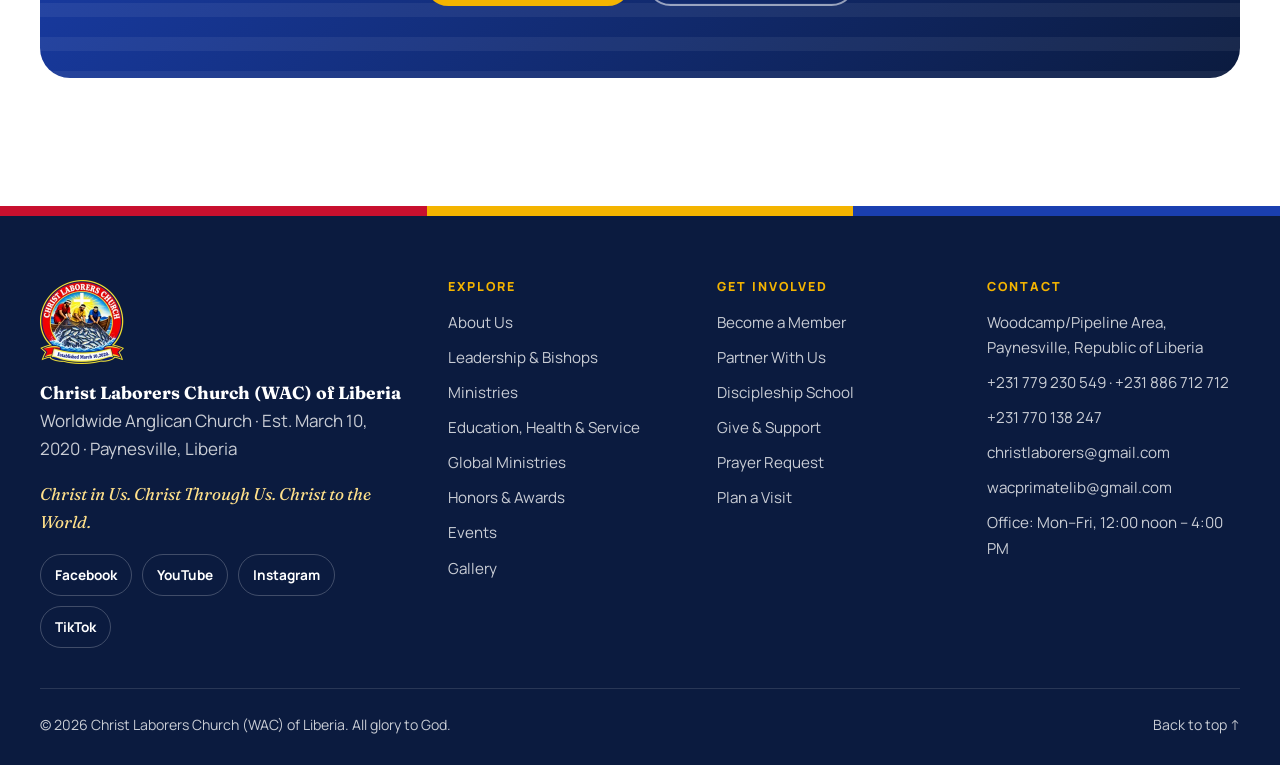
<file: institutions.html>
<!doctype html>
<html lang="en">
<head>
  <meta charset="utf-8">
  <meta name="viewport" content="width=device-width, initial-scale=1">
  <title>Education, Health & Service | Christ Laborers Church</title>
  <meta name="description" content="The Worldwide Anglican University, Christ Laborers School System, clinics, Global School of Theology, Leadership Academy, chaplaincy and humanitarian service.">
  <meta name="theme-color" content="#0b1b3f">
  <meta name="color-scheme" content="only light">
  <link rel="icon" type="image/png" href="assets/img/favicon.png">
  <link rel="apple-touch-icon" href="assets/img/logo-192.png">
  <meta property="og:type" content="website">
  <meta property="og:url" content="https://clwac-church.org/institutions.html">
  <link rel="canonical" href="https://clwac-church.org/institutions.html">
  <meta property="og:title" content="Education, Health & Service | Christ Laborers Church">
  <meta property="og:description" content="The Worldwide Anglican University, Christ Laborers School System, clinics, Global School of Theology, Leadership Academy, chaplaincy and humanitarian service.">
  <meta property="og:image" content="https://clwac-church.org/assets/img/og-image.jpg">
  <meta name="twitter:card" content="summary_large_image">
  <link rel="preconnect" href="https://fonts.googleapis.com">
  <link rel="preconnect" href="https://fonts.gstatic.com" crossorigin>
  <link href="https://fonts.googleapis.com/css2?family=Fraunces:ital,opsz,wght@0,9..144,400;0,9..144,600;0,9..144,800;1,9..144,400;1,9..144,600&family=Manrope:wght@400;500;600;700;800&display=swap" rel="stylesheet">
  <link rel="stylesheet" href="assets/css/styles.css?v=be0645e4">
</head>
<body>
  <a class="skip-link" href="#main">Skip to content</a>

  <!-- ============ HEADER (same on every page) ============ -->
  <header class="site-header" id="top">
    <div class="container header-inner">
      <a href="index.html" class="brand" aria-label="Christ Laborers Church (Worldwide Anglican Church) home">
        <img src="assets/img/logo-sm.webp" alt="" width="52" height="52">
        <img class="brand-shield" src="assets/img/wac-shield-sm.webp" alt="" width="50" height="52">
        <span class="brand-text">
          <strong>Christ Laborers</strong>
          <small>Worldwide Anglican Church</small>
        </span>
      </a>

      <nav class="nav" id="nav" aria-label="Main">
        <ul class="nav-links">
          <li class="nav-home"><a href="index.html">Home</a></li>
          <li class="has-sub"><a href="about.html">About</a>
            <ul class="sub"><li><a href="about.html">About Us</a></li><li><a href="leadership.html">Leadership &amp; Bishops</a></li><li><a href="join.html">Membership &amp; Partnership</a></li></ul></li>
          <li class="has-sub"><a href="ministries.html" aria-current="page">Ministries</a>
            <ul class="sub"><li><a href="ministries.html">Ministries &amp; Departments</a></li><li><a href="discipleship.html">Equipping The Saints School</a></li><li><a href="institutions.html" aria-current="page">Education, Health &amp; Service</a></li></ul></li>
          <li class="has-sub"><a href="global.html">Global &amp; Honors</a>
            <ul class="sub"><li><a href="global.html">Global Ministries</a></li><li><a href="global.html#order">Order of Knights &amp; Dames</a></li><li><a href="global.html#honors">Honors &amp; Awards</a></li></ul></li>
          <li><a href="events.html">Events</a></li>
          <li><a href="gallery.html">Gallery</a></li>
          <li><a href="contact.html">Contact</a></li>
        </ul>
        <a href="give.html" class="btn btn-gold btn-sm nav-cta">Give &amp; Partner</a>
        <div class="nav-extra">
          <p>Sunday Worship 10:00 AM · Discipleship Mon 4:00 PM<br>Woodcamp/Pipeline Area, Paynesville</p>
          <div class="nav-extra-row">
            <a class="btn btn-ghost" href="tel:+231779230549">Call us</a>
            <a class="btn btn-ghost" href="https://wa.me/231779230549" target="_blank" rel="noopener">WhatsApp</a>
          </div>
        </div>
      </nav>

      <button class="nav-toggle" type="button" aria-controls="nav" aria-expanded="false" aria-label="Open menu">
        <span class="nt-label" aria-hidden="true"><span class="nt-open">Menu</span><span class="nt-close">Close</span></span>
        <span class="nt-icon" aria-hidden="true"><i></i><i></i><i></i></span>
      </button>
    </div>
  </header>

  <main id="main">
    <section class="page-hero">
      <div class="page-hero-media" aria-hidden="true">
        <picture>
          <source media="(max-width: 720px)" srcset="assets/img/gallery/bible-teaching-hd-sm.webp">
          <img src="assets/img/gallery/bible-teaching-hd.webp" alt="" style="object-position:center" fetchpriority="high">
        </picture>
      </div>
      <div class="container">
        <ol class="breadcrumb reveal"><li><a href="index.html">Home</a></li><li>Education, Health &amp; Service</li></ol>
        <p class="kicker kicker-light reveal" style="margin-top:22px">Our Institutions</p>
        <h1 class="reveal">Educate the mind. <em>Build the character.</em></h1>
        <p class="lede reveal">Beyond the congregation, Christ Laborers serves through education, health, leadership training, chaplaincy and humanitarian work.</p>
      </div>
    </section>

    <section class="section bg-ivory">
      <div class="container inst">
        <div>
          <span class="inst-num reveal">01</span>
          <p class="kicker reveal">Higher Education</p>
          <h2 class="reveal">Worldwide Anglican <em>University</em></h2>
          <p class="lead reveal">An educational initiative connected with the broader vision of Christian higher education, theological education, professional development, leadership training and lifelong learning.</p>
          <p class="note reveal">All academic qualifications are identified according to their authorization, accreditation, recognition and regulatory status in the jurisdiction where they are offered.</p>
        </div>
        <div class="panel reveal"><h3>Areas of focus</h3><ul class="chips"><li>Theology</li><li>Christian Education</li><li>Ministry</li><li>Leadership</li><li>Chaplaincy</li><li>Biblical Studies</li><li>Christian Counseling</li><li>Church Administration</li><li>Missions</li><li>Education</li><li>Business &amp; Professional Studies</li></ul></div>
      </div>
      <div class="container" style="margin-top:36px">
        <p class="kicker reveal">Education partners</p>
        <div class="partners">
          <div class="partner reveal"><span class="card-icon"><svg viewBox="0 0 24 24"><path d="M4 5h7a2 2 0 0 1 2 2v12a2 2 0 0 0-2-2H4zM20 5h-7a2 2 0 0 0-2 2v12a2 2 0 0 1 2-2h7z"/></svg></span>Great Commission Christian University</div>
          <div class="partner reveal"><span class="card-icon"><svg viewBox="0 0 24 24"><circle cx="12" cy="12" r="9"/><path d="M3 12h18M12 3a14 14 0 0 1 0 18M12 3a14 14 0 0 0 0 18"/></svg></span>American International University of Science and Theology</div>
          <div class="partner reveal"><span class="card-icon"><svg viewBox="0 0 24 24"><path d="M12 2v20M5 8h14"/></svg></span>The Worldwide Anglican University</div>
        </div>
      </div>
    </section>

    <section class="section bg-paper">
      <div class="container inst">
        <div>
          <span class="inst-num reveal">02</span>
          <p class="kicker reveal">Schools</p>
          <h2 class="reveal">Christ Laborers <em>School System</em></h2>
          <p class="lead reveal">Quality education that combines academic excellence, character development, Christian values, leadership, creativity and service.</p>
          <p class="big-motto reveal">Educate the mind. Build the character. Develop the gifts. Prepare the leader.</p>
        </div>
        <div class="panel reveal"><h3>Educational focus</h3><ul class="chips"><li>Early Childhood Education</li><li>Primary Education</li><li>Secondary Education</li><li>Christian Education</li><li>Character Development</li><li>Leadership</li><li>ICT &amp; Digital Literacy</li><li>Entrepreneurship</li><li>Arts &amp; Creativity</li><li>Community Service</li></ul></div>
      </div>
    </section>

    <section class="section bg-ivory">
      <div class="container inst">
        <div>
          <span class="inst-num reveal">03</span>
          <p class="kicker reveal">Health</p>
          <h2 class="reveal">Christ Laborers <em>Clinics &amp; Hospitals</em></h2>
          <p class="lead reveal">Demonstrating the healing and compassionate ministry of Christ through community health services and partnerships with qualified health professionals.</p>
          <p class="note reveal">Where clinical services are provided, they are delivered by qualified and authorized health professionals in line with applicable laws and health regulations.</p>
        </div>
        <div class="panel reveal"><h3>Our vision is to support</h3><ul class="dash-list"><li>Community health education</li><li>Preventive health awareness</li><li>Medical outreach</li><li>Maternal and child health initiatives</li><li>Health screening</li><li>Health counseling</li><li>Community wellness programs</li><li>Partnerships with licensed healthcare providers</li></ul></div>
      </div>
    </section>

    <section class="section bg-navy">
      <div class="container">
        <div class="section-head">
          <p class="kicker kicker-light reveal">Theological Education &amp; Training</p>
          <h2 class="reveal">Christ Laborers Global School of <span class='gold-text'>Theology, Ministry &amp; Christian Leadership</span></h2>
          <p class="reveal">Accessible Christian education and ministry training for clergy, ministers, missionaries, church workers, lay leaders and Christian students. The School awards certificates, diplomas and other educational awards according to the nature and level of each program.</p>
        </div>
        <div class="programs">
          <div class="program reveal"><span class="num">How we teach</span><h3>Delivery methods</h3><ul class="chips"><li>Online learning</li><li>Distance education</li><li>Correspondence courses</li><li>Digital study materials</li><li>Virtual classrooms</li><li>Recorded lectures</li><li>Study guides</li><li>Webinars</li><li>Regional study centers</li><li>Intensive training programs</li><li>Leadership seminars</li><li>Conferences &amp; retreats</li></ul></div>
          <div class="program reveal"><span class="num">What we teach</span><h3>Areas of study</h3><ul class="chips"><li>Biblical Studies</li><li>Theology</li><li>Christian Leadership</li><li>Church Administration</li><li>Christian Education</li><li>Pastoral Ministry</li><li>Evangelism &amp; Missions</li><li>Discipleship</li><li>Chaplaincy</li><li>Christian Counseling</li><li>Marriage &amp; Family Ministry</li><li>Youth Ministry</li><li>Women's Ministry</li><li>Children's Ministry</li><li>Christian Ethics</li><li>Church History</li><li>Ecumenical Studies</li><li>Interfaith Relations</li><li>Peace &amp; Reconciliation</li><li>Humanitarian Leadership</li><li>Community Development</li><li>Christian Diplomacy</li><li>Religious Leadership</li><li>Ministry Entrepreneurship</li></ul></div>
        </div>
      </div>
    </section>

    <section class="section bg-paper">
      <div class="container">
        <div class="section-head">
          <p class="kicker reveal">Training for Churches &amp; Leaders</p>
          <h2 class="reveal">Programs that <em>equip</em> the Church.</h2>
        </div>
        <div class="programs">
          <div class="program reveal"><span class="num">04 · Distance learning</span><h3>Distance &amp; Correspondence Christian Education for Religious Bodies</h3>
            <p>Enables churches, ministries and religious organizations to offer structured education to members who cannot attend residential institutions. We provide study materials, examinations, assessments, online instruction, correspondence learning and completion certificates.</p>
            <ul class="chips"><li>Bible courses</li><li>Discipleship programs</li><li>Leadership training</li><li>Ministry administration</li><li>Pastoral development</li><li>Evangelism &amp; missions</li><li>Marriage &amp; family</li><li>Youth ministry</li><li>Church planting</li><li>Christian ethics</li><li>Chaplaincy training</li><li>Community development</li><li>Christian leadership</li></ul>
            <p class="note">Academic and ministry credentials are identified according to the nature of each program and do not automatically constitute government accreditation, professional licensure or ecclesiastical ordination.</p></div>
          <div class="program reveal"><span class="num">05 · Leadership</span><h3>International Christian Leadership Academy</h3>
            <p>Equips Christian leaders with practical knowledge and leadership skills for effective ministry and community transformation, through leadership institutes, executive ministry training, seminars, conferences, retreats, webinars and international programs.</p>
            <p style="margin-top:14px;font-weight:700">The Academy serves:</p>
            <ul class="chips"><li>Archbishops</li><li>Bishops</li><li>Priests</li><li>Pastors</li><li>Evangelists</li><li>Ministers</li><li>Chaplains</li><li>Missionaries</li><li>Church administrators</li><li>Christian educators</li><li>Youth leaders</li><li>Women's leaders</li><li>Lay leaders</li><li>Ministry executives</li></ul></div>
        </div>
      </div>
    </section>

    <section class="section bg-ivory">
      <div class="container">
        <div class="section-head">
          <p class="kicker reveal">Serving Humanity</p>
          <h2 class="reveal">Faith expressed through <em>service.</em></h2>
        </div>
        <div class="programs">
          <div class="program reveal"><span class="num">06 · Chaplaincy</span><h3>Global Chaplaincy &amp; Pastoral Service</h3>
            <p>Chaplaincy and pastoral-service opportunities for qualified ministers and trained Christian leaders, emphasizing pastoral care, prayer, counseling, spiritual support, compassion and ethical service.</p>
            <ul class="chips"><li>Hospitals</li><li>Schools</li><li>Universities</li><li>Prisons</li><li>Military &amp; security communities</li><li>Workplaces</li><li>Communities</li><li>Humanitarian missions</li><li>Disaster response</li><li>Specialized institutions</li></ul></div>
          <div class="program reveal"><span class="num">07 · Humanitarian</span><h3>Humanitarian &amp; Community Service</h3>
            <p>We express Christian faith through practical service, working with qualified partners, churches, ministries, community organizations and humanitarian institutions.</p>
            <ul class="chips"><li>Poverty reduction</li><li>Education</li><li>Youth empowerment</li><li>Women's empowerment</li><li>Food security</li><li>Community development</li><li>Vulnerable children</li><li>Disaster response</li><li>Literacy</li><li>Skills development</li><li>Peacebuilding</li><li>Prison ministry</li><li>Vulnerable families</li><li>Refugee &amp; displaced support</li><li>Community awareness</li></ul></div>
        </div>
      </div>
    </section>
    <section class="section bg-paper">
      <div class="container">
        <div class="cta-band reveal">
          <h2>Partner with our institutions.</h2>
          <p>Schools, clinics, universities and humanitarian partners are welcome to work with us.</p>
          <div class="btn-row">
            <a class="btn btn-gold" href="join.html#partner">Explore Partnership</a>
            <a class="btn btn-ghost" href="give.html">Support the Mission</a>
          </div>
        </div>
      </div>
    </section>
  </main>

  <!-- ============ FOOTER (same on every page) ============ -->
  <footer class="site-footer">
    <div class="footer-stripes" aria-hidden="true"></div>
    <div class="container footer-grid">
      <div class="footer-brand">
        <img src="assets/img/logo-sm.webp" alt="" width="84" height="84" loading="lazy">
        <p><strong>Christ Laborers Church (WAC) of Liberia</strong><br>
        Worldwide Anglican Church · Est. March 10, 2020 · Paynesville, Liberia</p>
        <p class="footer-tag">Christ in Us. Christ Through Us. Christ to the World.</p>
        <div class="social">
          <a href="https://www.facebook.com/search/top?q=Christ%20Laborers%20Worldwide%20Anglican%20Church%20of%20Liberia" target="_blank" rel="noopener">Facebook</a>
          <a href="https://www.youtube.com/results?search_query=Christ+Laborers+Church" target="_blank" rel="noopener">YouTube</a>
          <a href="https://www.instagram.com/christ_laborers/" target="_blank" rel="noopener">Instagram</a>
          <a href="https://www.tiktok.com/search?q=Christ%20Laborers" target="_blank" rel="noopener">TikTok</a>
        </div>
      </div>
      <div>
        <h4>Explore</h4>
        <ul>
          <li><a href="about.html">About Us</a></li>
          <li><a href="leadership.html">Leadership &amp; Bishops</a></li>
          <li><a href="ministries.html">Ministries</a></li>
          <li><a href="institutions.html">Education, Health &amp; Service</a></li>
          <li><a href="global.html">Global Ministries</a></li>
          <li><a href="global.html#honors">Honors &amp; Awards</a></li>
          <li><a href="events.html">Events</a></li>
          <li><a href="gallery.html">Gallery</a></li>
        </ul>
      </div>
      <div>
        <h4>Get Involved</h4>
        <ul>
          <li><a href="join.html">Become a Member</a></li>
          <li><a href="join.html#partner">Partner With Us</a></li>
          <li><a href="discipleship.html">Discipleship School</a></li>
          <li><a href="give.html">Give &amp; Support</a></li>
          <li><a href="give.html#prayer">Prayer Request</a></li>
          <li><a href="contact.html">Plan a Visit</a></li>
        </ul>
      </div>
      <div>
        <h4>Contact</h4>
        <ul>
          <li>Woodcamp/Pipeline Area, Paynesville, Republic of Liberia</li>
          <li><a href="tel:+231779230549">+231 779 230 549</a> · <a href="tel:+231886712712">+231 886 712 712</a></li>
          <li><a href="tel:+231770138247">+231 770 138 247</a></li>
          <li><a href="mailto:christlaborers@gmail.com">christlaborers@gmail.com</a></li>
          <li><a href="mailto:wacprimatelib@gmail.com">wacprimatelib@gmail.com</a></li>
          <li>Office: Mon–Fri, 12:00 noon – 4:00 PM</li>
        </ul>
      </div>
    </div>
    <div class="container footer-bottom">
      <p>© <span id="year">2026</span> Christ Laborers Church (WAC) of Liberia. All glory to God.</p>
      <a href="#top" class="to-top">Back to top ↑</a>
    </div>
  </footer>

  <!-- Lightbox -->
  <div class="lightbox" id="lightbox" role="dialog" aria-modal="true" aria-label="Image viewer" hidden>
    <button class="lb-close" aria-label="Close">×</button>
    <button class="lb-nav lb-prev" aria-label="Previous image">‹</button>
    <figure>
      <img alt="">
      <figcaption></figcaption>
    </figure>
    <button class="lb-nav lb-next" aria-label="Next image">›</button>
  </div>

  <script src="assets/js/main.js?v=4ef0c45d" defer></script>
</body>
</html>
</file>
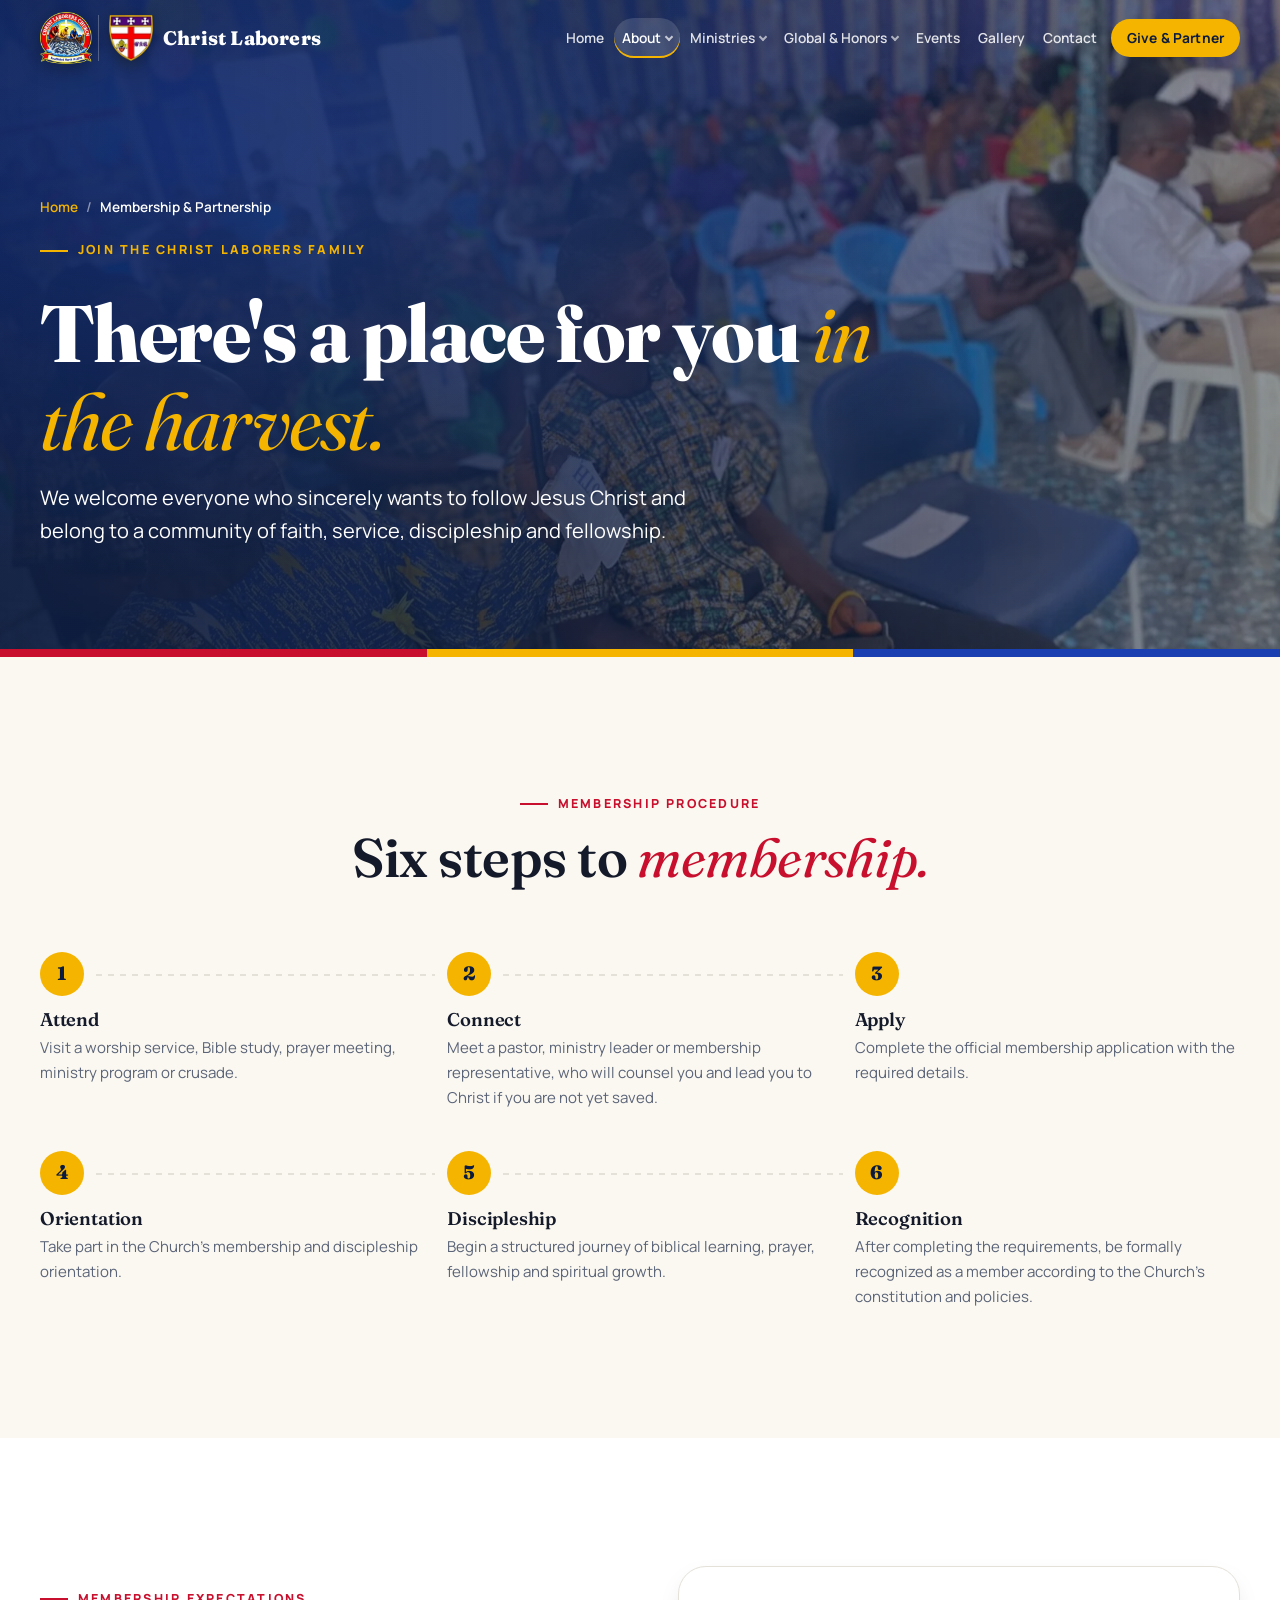
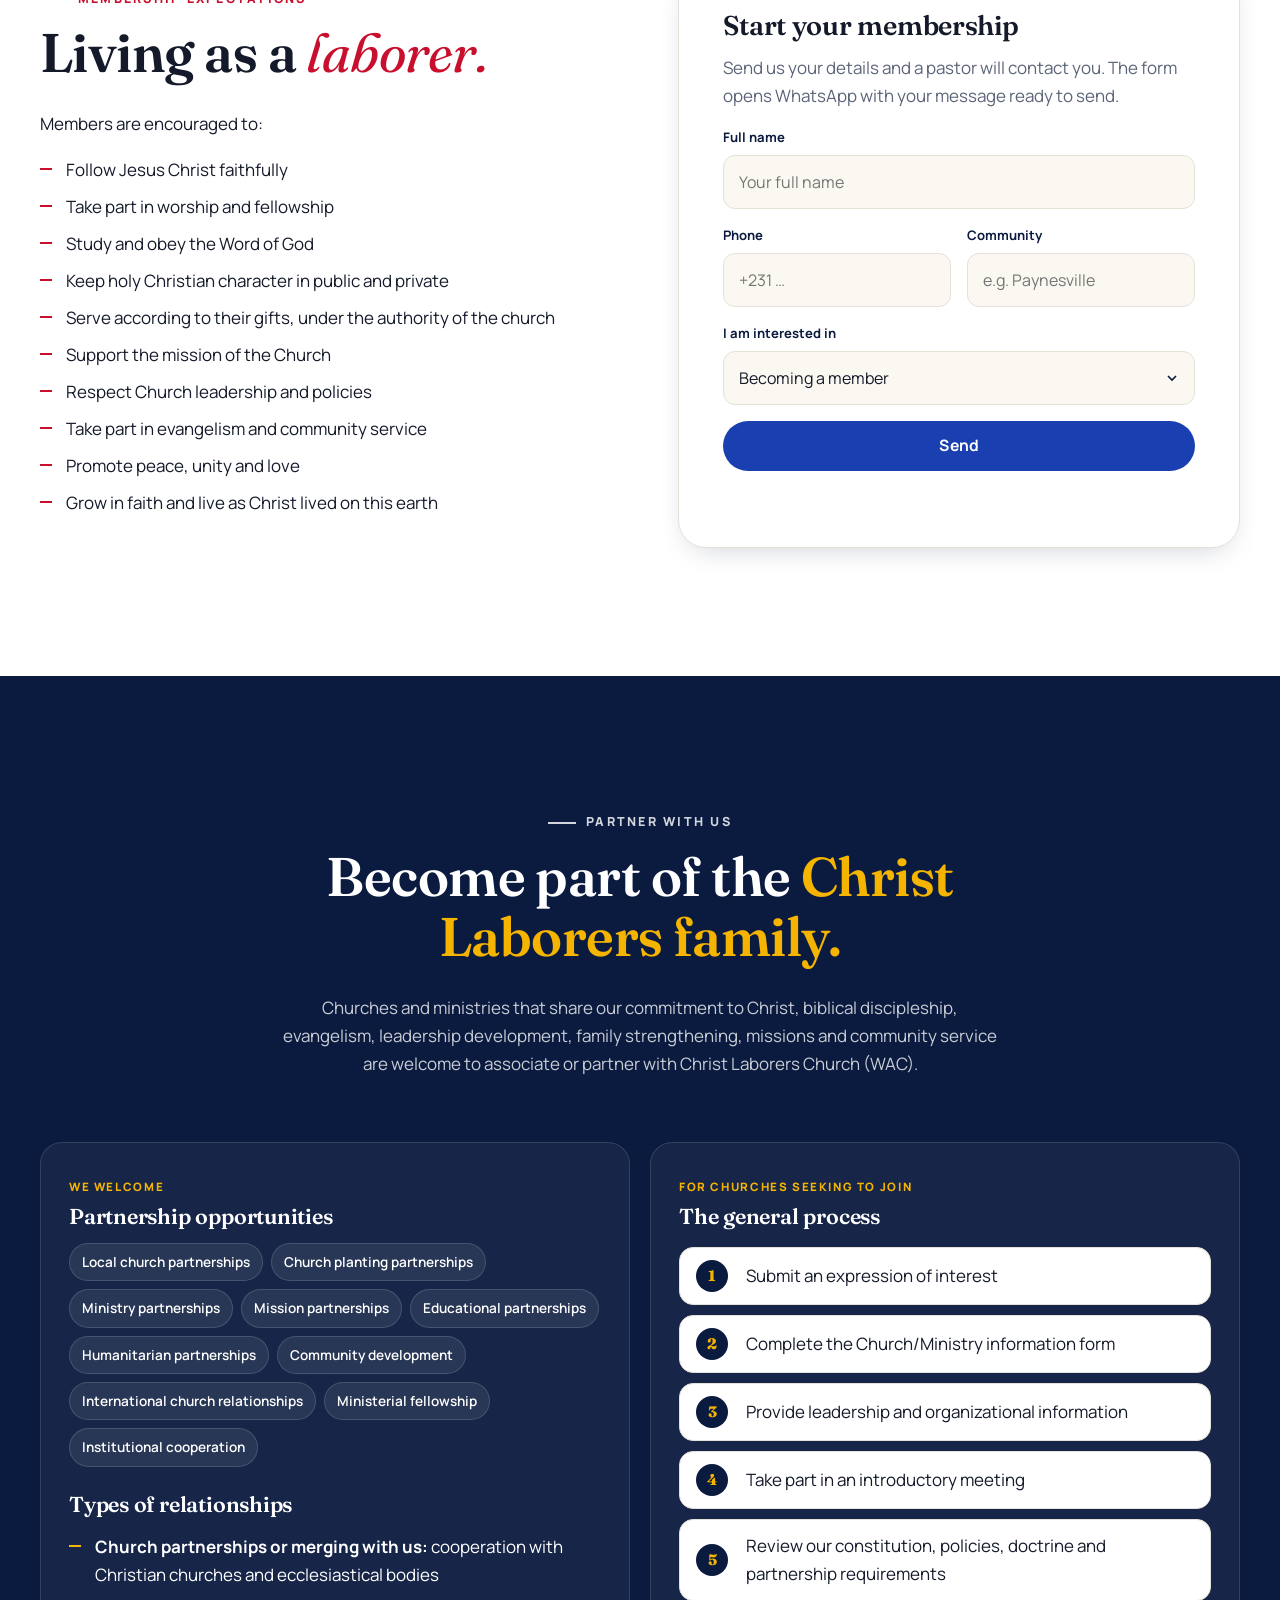
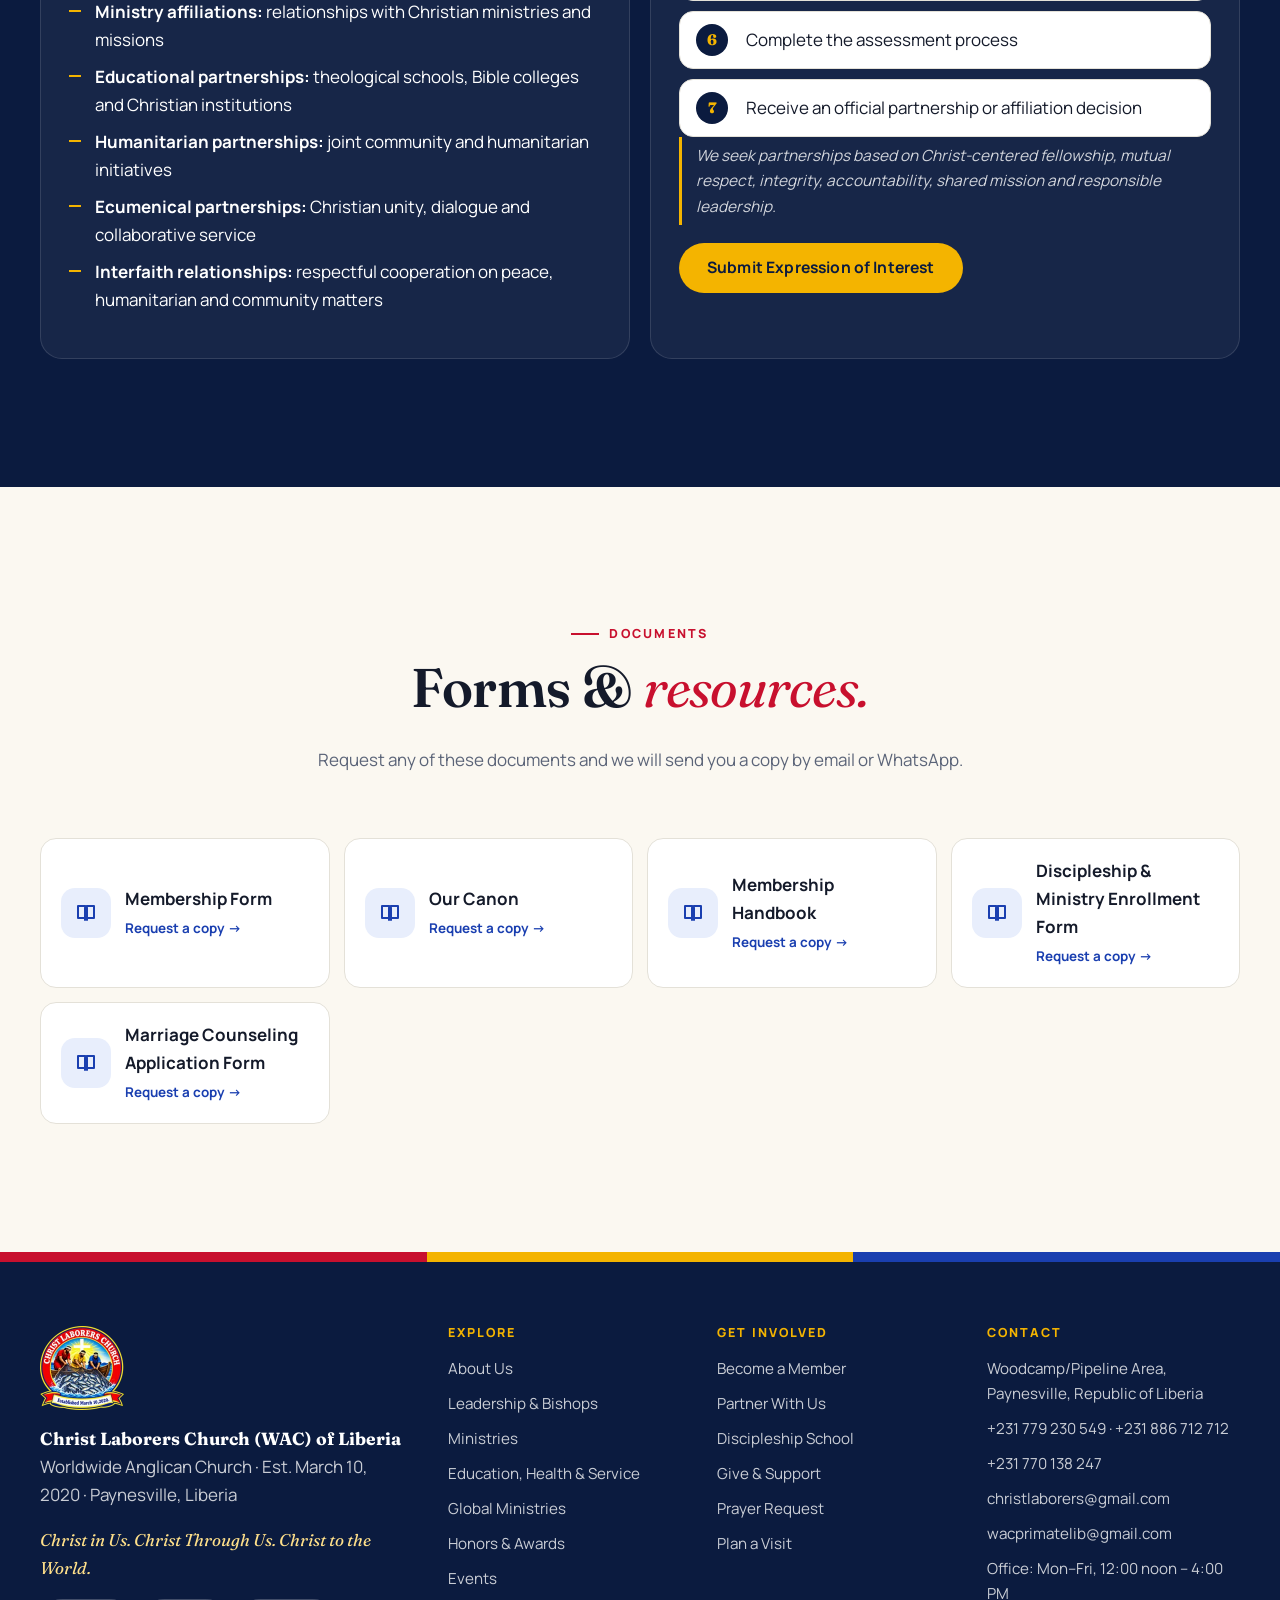
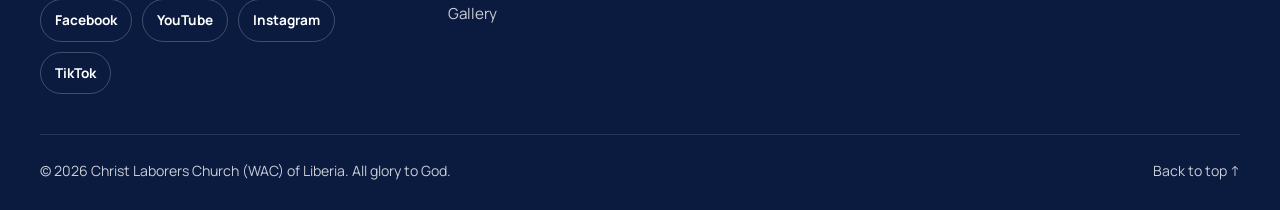
<file: join.html>
<!doctype html>
<html lang="en">
<head>
  <meta charset="utf-8">
  <meta name="viewport" content="width=device-width, initial-scale=1">
  <title>Membership & Partnership | Christ Laborers Church</title>
  <meta name="description" content="How to become a member of Christ Laborers Church (WAC) of Liberia, partner with us, or join as a church, plus membership forms and resources.">
  <meta name="theme-color" content="#0b1b3f">
  <meta name="color-scheme" content="only light">
  <link rel="icon" type="image/png" href="assets/img/favicon.png">
  <link rel="apple-touch-icon" href="assets/img/logo-192.png">
  <meta property="og:type" content="website">
  <meta property="og:url" content="https://clwac-church.org/join.html">
  <link rel="canonical" href="https://clwac-church.org/join.html">
  <meta property="og:title" content="Membership & Partnership | Christ Laborers Church">
  <meta property="og:description" content="How to become a member of Christ Laborers Church (WAC) of Liberia, partner with us, or join as a church, plus membership forms and resources.">
  <meta property="og:image" content="https://clwac-church.org/assets/img/og-image.jpg">
  <meta name="twitter:card" content="summary_large_image">
  <link rel="preconnect" href="https://fonts.googleapis.com">
  <link rel="preconnect" href="https://fonts.gstatic.com" crossorigin>
  <link href="https://fonts.googleapis.com/css2?family=Fraunces:ital,opsz,wght@0,9..144,400;0,9..144,600;0,9..144,800;1,9..144,400;1,9..144,600&family=Manrope:wght@400;500;600;700;800&display=swap" rel="stylesheet">
  <link rel="stylesheet" href="assets/css/styles.css?v=be0645e4">
</head>
<body>
  <a class="skip-link" href="#main">Skip to content</a>

  <!-- ============ HEADER (same on every page) ============ -->
  <header class="site-header" id="top">
    <div class="container header-inner">
      <a href="index.html" class="brand" aria-label="Christ Laborers Church (Worldwide Anglican Church) home">
        <img src="assets/img/logo-sm.webp" alt="" width="52" height="52">
        <img class="brand-shield" src="assets/img/wac-shield-sm.webp" alt="" width="50" height="52">
        <span class="brand-text">
          <strong>Christ Laborers</strong>
          <small>Worldwide Anglican Church</small>
        </span>
      </a>

      <nav class="nav" id="nav" aria-label="Main">
        <ul class="nav-links">
          <li class="nav-home"><a href="index.html">Home</a></li>
          <li class="has-sub"><a href="about.html" aria-current="page">About</a>
            <ul class="sub"><li><a href="about.html">About Us</a></li><li><a href="leadership.html">Leadership &amp; Bishops</a></li><li><a href="join.html" aria-current="page">Membership &amp; Partnership</a></li></ul></li>
          <li class="has-sub"><a href="ministries.html">Ministries</a>
            <ul class="sub"><li><a href="ministries.html">Ministries &amp; Departments</a></li><li><a href="discipleship.html">Equipping The Saints School</a></li><li><a href="institutions.html">Education, Health &amp; Service</a></li></ul></li>
          <li class="has-sub"><a href="global.html">Global &amp; Honors</a>
            <ul class="sub"><li><a href="global.html">Global Ministries</a></li><li><a href="global.html#order">Order of Knights &amp; Dames</a></li><li><a href="global.html#honors">Honors &amp; Awards</a></li></ul></li>
          <li><a href="events.html">Events</a></li>
          <li><a href="gallery.html">Gallery</a></li>
          <li><a href="contact.html">Contact</a></li>
        </ul>
        <a href="give.html" class="btn btn-gold btn-sm nav-cta">Give &amp; Partner</a>
        <div class="nav-extra">
          <p>Sunday Worship 10:00 AM · Discipleship Mon 4:00 PM<br>Woodcamp/Pipeline Area, Paynesville</p>
          <div class="nav-extra-row">
            <a class="btn btn-ghost" href="tel:+231779230549">Call us</a>
            <a class="btn btn-ghost" href="https://wa.me/231779230549" target="_blank" rel="noopener">WhatsApp</a>
          </div>
        </div>
      </nav>

      <button class="nav-toggle" type="button" aria-controls="nav" aria-expanded="false" aria-label="Open menu">
        <span class="nt-label" aria-hidden="true"><span class="nt-open">Menu</span><span class="nt-close">Close</span></span>
        <span class="nt-icon" aria-hidden="true"><i></i><i></i><i></i></span>
      </button>
    </div>
  </header>

  <main id="main">
    <section class="page-hero">
      <div class="page-hero-media" aria-hidden="true">
        <picture>
          <source media="(max-width: 720px)" srcset="assets/img/gallery/celebration-crowd-sm.webp">
          <img src="assets/img/gallery/celebration-crowd.webp" alt="" style="object-position:center" fetchpriority="high">
        </picture>
      </div>
      <div class="container">
        <ol class="breadcrumb reveal"><li><a href="index.html">Home</a></li><li>Membership &amp; Partnership</li></ol>
        <p class="kicker kicker-light reveal" style="margin-top:22px">Join the Christ Laborers Family</p>
        <h1 class="reveal">There's a place for you <em>in the harvest.</em></h1>
        <p class="lede reveal">We welcome everyone who sincerely wants to follow Jesus Christ and belong to a community of faith, service, discipleship and fellowship.</p>
      </div>
    </section>

    <section class="section bg-ivory">
      <div class="container">
        <div class="section-head">
          <p class="kicker reveal">Membership Procedure</p>
          <h2 class="reveal">Six steps to <em>membership.</em></h2>
        </div>
        <ol class="steps steps--light reveal">
          <li><h3>Attend</h3><p>Visit a worship service, Bible study, prayer meeting, ministry program or crusade.</p></li>
          <li><h3>Connect</h3><p>Meet a pastor, ministry leader or membership representative, who will counsel you and lead you to Christ if you are not yet saved.</p></li>
          <li><h3>Apply</h3><p>Complete the official membership application with the required details.</p></li>
          <li><h3>Orientation</h3><p>Take part in the Church's membership and discipleship orientation.</p></li>
          <li><h3>Discipleship</h3><p>Begin a structured journey of biblical learning, prayer, fellowship and spiritual growth.</p></li>
          <li><h3>Recognition</h3><p>After completing the requirements, be formally recognized as a member according to the Church's constitution and policies.</p></li>
        </ol>
      </div>
    </section>

    <section class="section bg-paper">
      <div class="container split">
        <div>
          <p class="kicker reveal">Membership Expectations</p>
          <h2 class="reveal">Living as a <em>laborer.</em></h2>
          <p class="reveal">Members are encouraged to:</p>
          <div class="reveal"><ul class="dash-list"><li>Follow Jesus Christ faithfully</li><li>Take part in worship and fellowship</li><li>Study and obey the Word of God</li><li>Keep holy Christian character in public and private</li><li>Serve according to their gifts, under the authority of the church</li><li>Support the mission of the Church</li><li>Respect Church leadership and policies</li><li>Take part in evangelism and community service</li><li>Promote peace, unity and love</li><li>Grow in faith and live as Christ lived on this earth</li></ul></div>
        </div>
        <div class="form-card reveal" id="apply">
          <h3>Start your membership</h3>
          <p>Send us your details and a pastor will contact you. The form opens WhatsApp with your message ready to send.</p>
          <form class="wa-form" data-intro="Hello! I would like to join Christ Laborers Church." novalidate>
            <label><span>Full name</span><input type="text" name="Name" autocomplete="name" required placeholder="Your full name"></label>
            <div class="form-row">
              <label><span>Phone</span><input type="tel" name="Phone" autocomplete="tel" placeholder="+231 …"></label>
              <label><span>Community</span><input type="text" name="Community" placeholder="e.g. Paynesville"></label>
            </div>
            <label><span>I am interested in</span>
              <select name="Interest">
                <option>Becoming a member</option>
                <option>Discipleship enrollment</option>
                <option>Serving in a ministry</option>
                <option>Church or ministry partnership</option>
                <option>Marriage counseling</option>
              </select>
            </label>
            <button class="btn btn-blue" type="submit">Send</button>
            <p class="form-note" role="status" aria-live="polite"></p>
          </form>
        </div>
      </div>
    </section>

    <section class="section bg-navy" id="partner">
      <div class="container">
        <div class="section-head">
          <p class="kicker kicker-light reveal">Partner With Us</p>
          <h2 class="reveal">Become part of the <span class='gold-text'>Christ Laborers family.</span></h2>
          <p class="reveal">Churches and ministries that share our commitment to Christ, biblical discipleship, evangelism, leadership development, family strengthening, missions and community service are welcome to associate or partner with Christ Laborers Church (WAC).</p>
        </div>
        <div class="programs">
          <div class="program reveal"><span class="num">We welcome</span><h3>Partnership opportunities</h3>
            <ul class="chips"><li>Local church partnerships</li><li>Church planting partnerships</li><li>Ministry partnerships</li><li>Mission partnerships</li><li>Educational partnerships</li><li>Humanitarian partnerships</li><li>Community development</li><li>International church relationships</li><li>Ministerial fellowship</li><li>Institutional cooperation</li></ul>
            <h3 style="margin-top:26px">Types of relationships</h3>
            <ul class="dash-list"><li><strong>Church partnerships or merging with us:</strong> cooperation with Christian churches and ecclesiastical bodies</li><li><strong>Ministry affiliations:</strong> relationships with Christian ministries and missions</li><li><strong>Educational partnerships:</strong> theological schools, Bible colleges and Christian institutions</li><li><strong>Humanitarian partnerships:</strong> joint community and humanitarian initiatives</li><li><strong>Ecumenical partnerships:</strong> Christian unity, dialogue and collaborative service</li><li><strong>Interfaith relationships:</strong> respectful cooperation on peace, humanitarian and community matters</li></ul></div>
          <div class="program reveal"><span class="num">For churches seeking to join</span><h3>The general process</h3>
            <ol class="join-steps" style="color:var(--ink)">
              <li>Submit an expression of interest</li><li>Complete the Church/Ministry information form</li><li>Provide leadership and organizational information</li>
              <li>Take part in an introductory meeting</li><li>Review our constitution, policies, doctrine and partnership requirements</li>
              <li>Complete the assessment process</li><li>Receive an official partnership or affiliation decision</li>
            </ol>
            <p class="note">We seek partnerships based on Christ-centered fellowship, mutual respect, integrity, accountability, shared mission and responsible leadership.</p>
            <a class="btn btn-gold" style="margin-top:18px" href="mailto:wacprimatelib@gmail.com?subject=Expression%20of%20interest%20-%20partnership">Submit Expression of Interest</a></div>
        </div>
      </div>
    </section>

    <section class="section bg-ivory" id="resources">
      <div class="container">
        <div class="section-head">
          <p class="kicker reveal">Documents</p>
          <h2 class="reveal">Forms &amp; <em>resources.</em></h2>
          <p class="reveal">Request any of these documents and we will send you a copy by email or WhatsApp.</p>
        </div>
        <div class="resources">
          <a class="resource reveal" href="https://wa.me/231779230549?text=Membership%20Form%20-%20please%20send%20me%20a%20copy." target="_blank" rel="noopener"><span class="card-icon"><svg viewBox="0 0 24 24"><path d="M4 5h7a2 2 0 0 1 2 2v12a2 2 0 0 0-2-2H4zM20 5h-7a2 2 0 0 0-2 2v12a2 2 0 0 1 2-2h7z"/></svg></span><div><strong>Membership Form</strong><span>Request a copy →</span></div></a>
          <a class="resource reveal" href="https://wa.me/231779230549?text=Our%20Canon%20-%20please%20send%20me%20a%20copy." target="_blank" rel="noopener"><span class="card-icon"><svg viewBox="0 0 24 24"><path d="M4 5h7a2 2 0 0 1 2 2v12a2 2 0 0 0-2-2H4zM20 5h-7a2 2 0 0 0-2 2v12a2 2 0 0 1 2-2h7z"/></svg></span><div><strong>Our Canon</strong><span>Request a copy →</span></div></a>
          <a class="resource reveal" href="https://wa.me/231779230549?text=Membership%20Handbook%20-%20please%20send%20me%20a%20copy." target="_blank" rel="noopener"><span class="card-icon"><svg viewBox="0 0 24 24"><path d="M4 5h7a2 2 0 0 1 2 2v12a2 2 0 0 0-2-2H4zM20 5h-7a2 2 0 0 0-2 2v12a2 2 0 0 1 2-2h7z"/></svg></span><div><strong>Membership Handbook</strong><span>Request a copy →</span></div></a>
          <a class="resource reveal" href="https://wa.me/231779230549?text=Discipleship%20and%20Ministry%20Enrollment%20Form%20-%20please%20send%20me%20a%20copy." target="_blank" rel="noopener"><span class="card-icon"><svg viewBox="0 0 24 24"><path d="M4 5h7a2 2 0 0 1 2 2v12a2 2 0 0 0-2-2H4zM20 5h-7a2 2 0 0 0-2 2v12a2 2 0 0 1 2-2h7z"/></svg></span><div><strong>Discipleship &amp; Ministry Enrollment Form</strong><span>Request a copy →</span></div></a>
          <a class="resource reveal" href="https://wa.me/231779230549?text=Marriage%20Counseling%20Application%20Form%20-%20please%20send%20me%20a%20copy." target="_blank" rel="noopener"><span class="card-icon"><svg viewBox="0 0 24 24"><path d="M4 5h7a2 2 0 0 1 2 2v12a2 2 0 0 0-2-2H4zM20 5h-7a2 2 0 0 0-2 2v12a2 2 0 0 1 2-2h7z"/></svg></span><div><strong>Marriage Counseling Application Form</strong><span>Request a copy →</span></div></a>
        </div>
      </div>
    </section>
  </main>

  <!-- ============ FOOTER (same on every page) ============ -->
  <footer class="site-footer">
    <div class="footer-stripes" aria-hidden="true"></div>
    <div class="container footer-grid">
      <div class="footer-brand">
        <img src="assets/img/logo-sm.webp" alt="" width="84" height="84" loading="lazy">
        <p><strong>Christ Laborers Church (WAC) of Liberia</strong><br>
        Worldwide Anglican Church · Est. March 10, 2020 · Paynesville, Liberia</p>
        <p class="footer-tag">Christ in Us. Christ Through Us. Christ to the World.</p>
        <div class="social">
          <a href="https://www.facebook.com/search/top?q=Christ%20Laborers%20Worldwide%20Anglican%20Church%20of%20Liberia" target="_blank" rel="noopener">Facebook</a>
          <a href="https://www.youtube.com/results?search_query=Christ+Laborers+Church" target="_blank" rel="noopener">YouTube</a>
          <a href="https://www.instagram.com/christ_laborers/" target="_blank" rel="noopener">Instagram</a>
          <a href="https://www.tiktok.com/search?q=Christ%20Laborers" target="_blank" rel="noopener">TikTok</a>
        </div>
      </div>
      <div>
        <h4>Explore</h4>
        <ul>
          <li><a href="about.html">About Us</a></li>
          <li><a href="leadership.html">Leadership &amp; Bishops</a></li>
          <li><a href="ministries.html">Ministries</a></li>
          <li><a href="institutions.html">Education, Health &amp; Service</a></li>
          <li><a href="global.html">Global Ministries</a></li>
          <li><a href="global.html#honors">Honors &amp; Awards</a></li>
          <li><a href="events.html">Events</a></li>
          <li><a href="gallery.html">Gallery</a></li>
        </ul>
      </div>
      <div>
        <h4>Get Involved</h4>
        <ul>
          <li><a href="join.html">Become a Member</a></li>
          <li><a href="join.html#partner">Partner With Us</a></li>
          <li><a href="discipleship.html">Discipleship School</a></li>
          <li><a href="give.html">Give &amp; Support</a></li>
          <li><a href="give.html#prayer">Prayer Request</a></li>
          <li><a href="contact.html">Plan a Visit</a></li>
        </ul>
      </div>
      <div>
        <h4>Contact</h4>
        <ul>
          <li>Woodcamp/Pipeline Area, Paynesville, Republic of Liberia</li>
          <li><a href="tel:+231779230549">+231 779 230 549</a> · <a href="tel:+231886712712">+231 886 712 712</a></li>
          <li><a href="tel:+231770138247">+231 770 138 247</a></li>
          <li><a href="mailto:christlaborers@gmail.com">christlaborers@gmail.com</a></li>
          <li><a href="mailto:wacprimatelib@gmail.com">wacprimatelib@gmail.com</a></li>
          <li>Office: Mon–Fri, 12:00 noon – 4:00 PM</li>
        </ul>
      </div>
    </div>
    <div class="container footer-bottom">
      <p>© <span id="year">2026</span> Christ Laborers Church (WAC) of Liberia. All glory to God.</p>
      <a href="#top" class="to-top">Back to top ↑</a>
    </div>
  </footer>

  <!-- Lightbox -->
  <div class="lightbox" id="lightbox" role="dialog" aria-modal="true" aria-label="Image viewer" hidden>
    <button class="lb-close" aria-label="Close">×</button>
    <button class="lb-nav lb-prev" aria-label="Previous image">‹</button>
    <figure>
      <img alt="">
      <figcaption></figcaption>
    </figure>
    <button class="lb-nav lb-next" aria-label="Next image">›</button>
  </div>

  <script src="assets/js/main.js?v=4ef0c45d" defer></script>
</body>
</html>
</file>
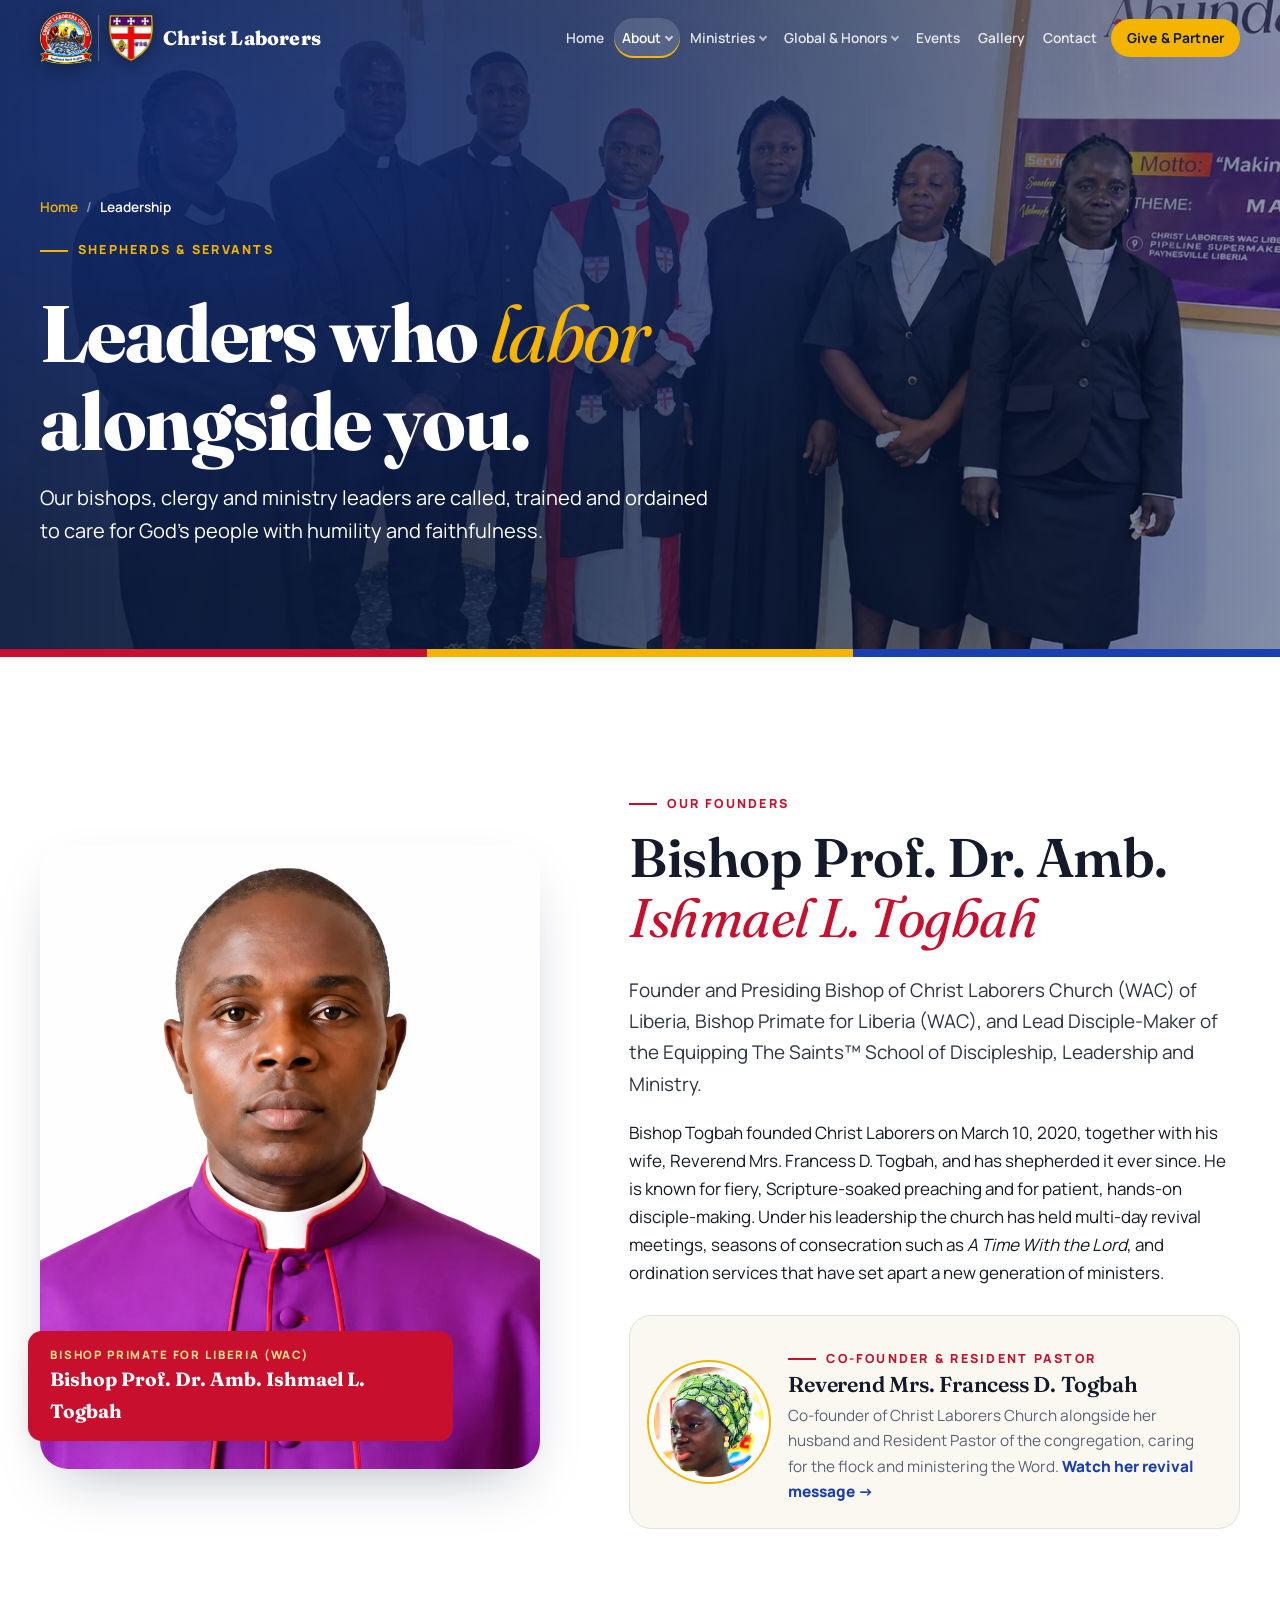
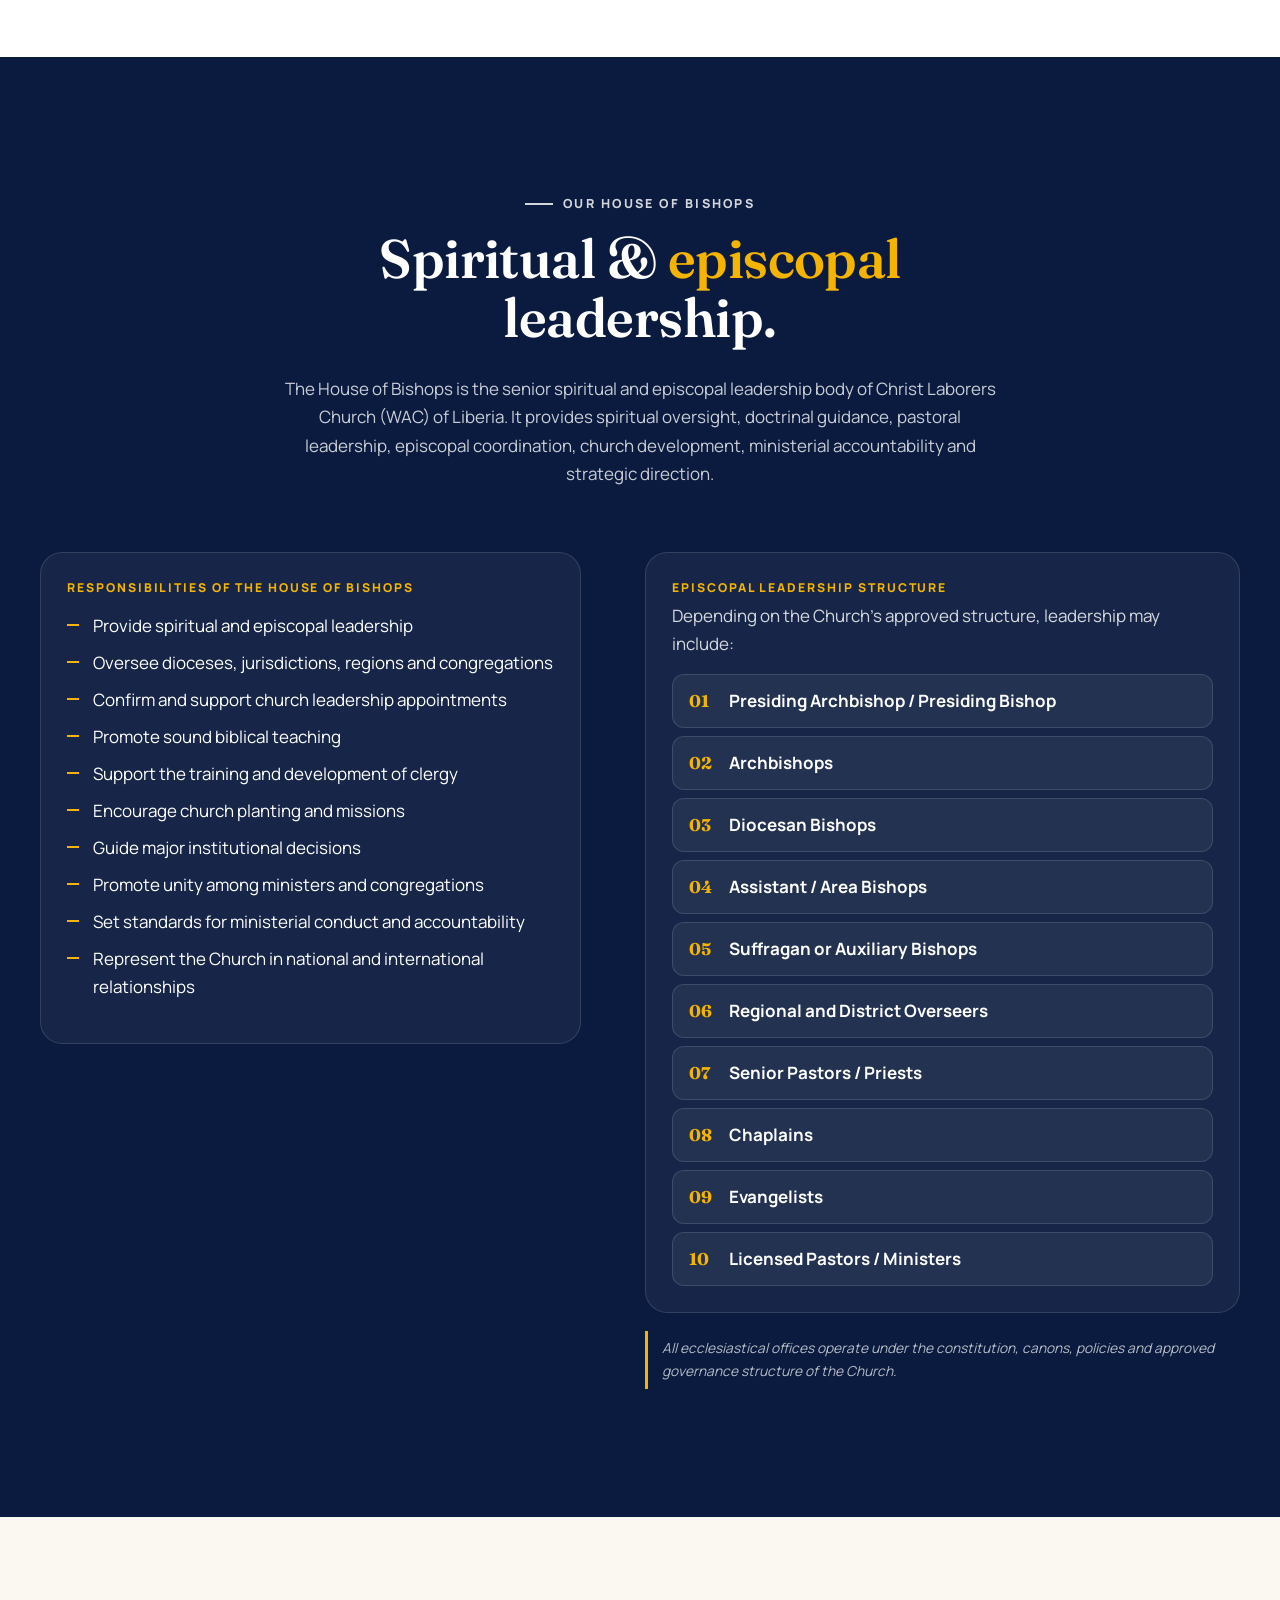
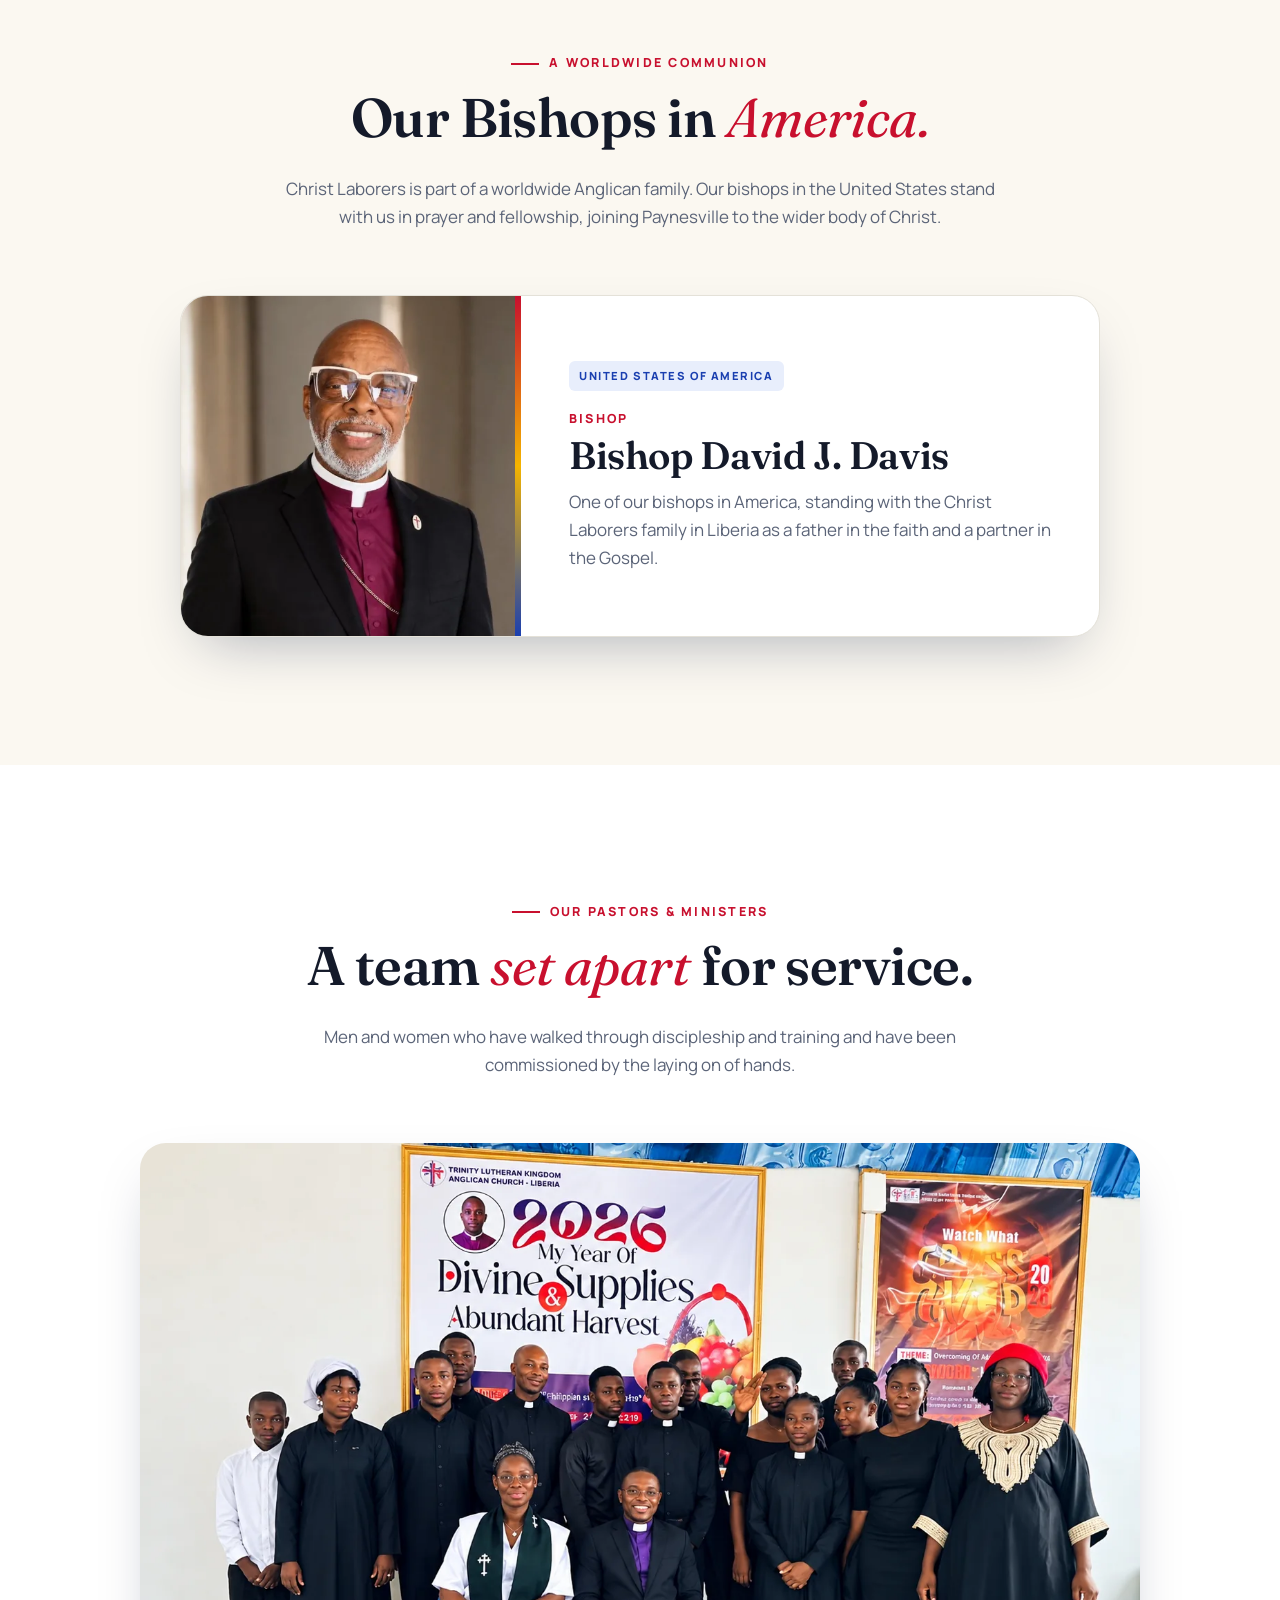
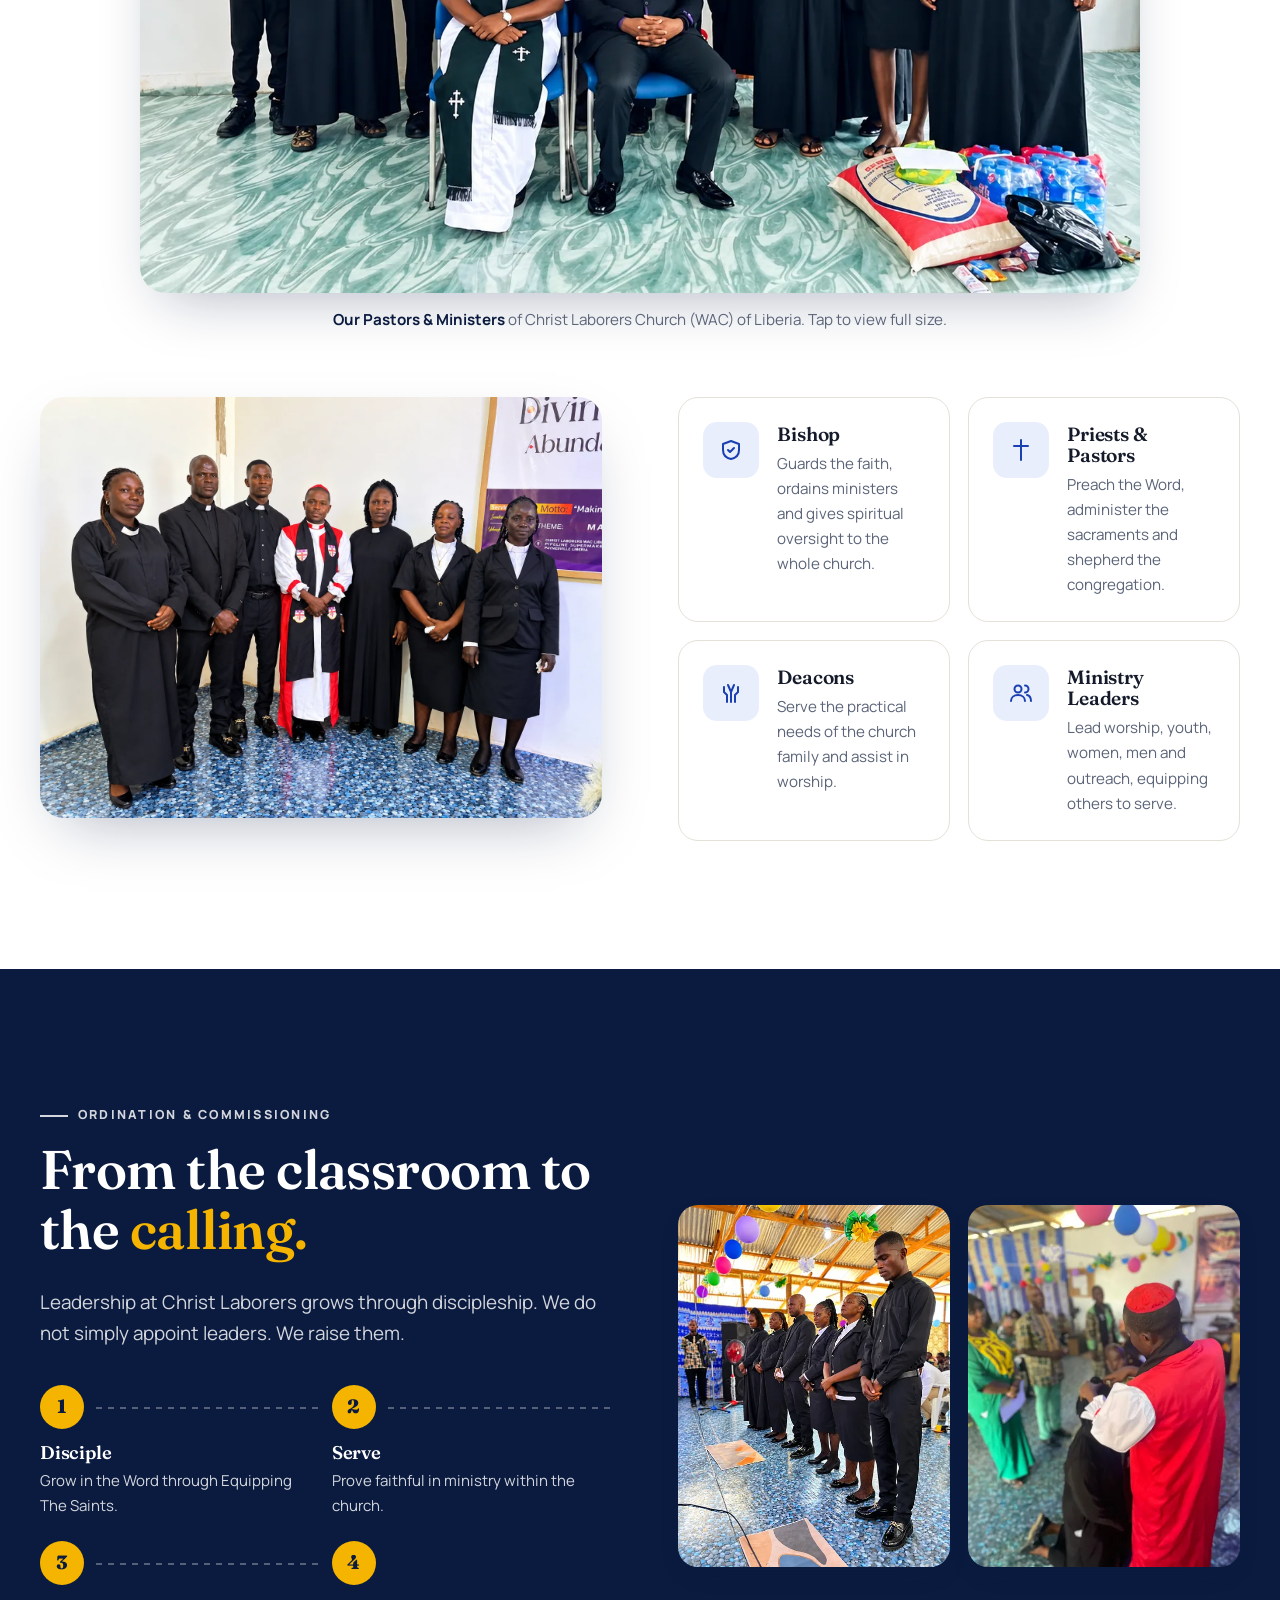
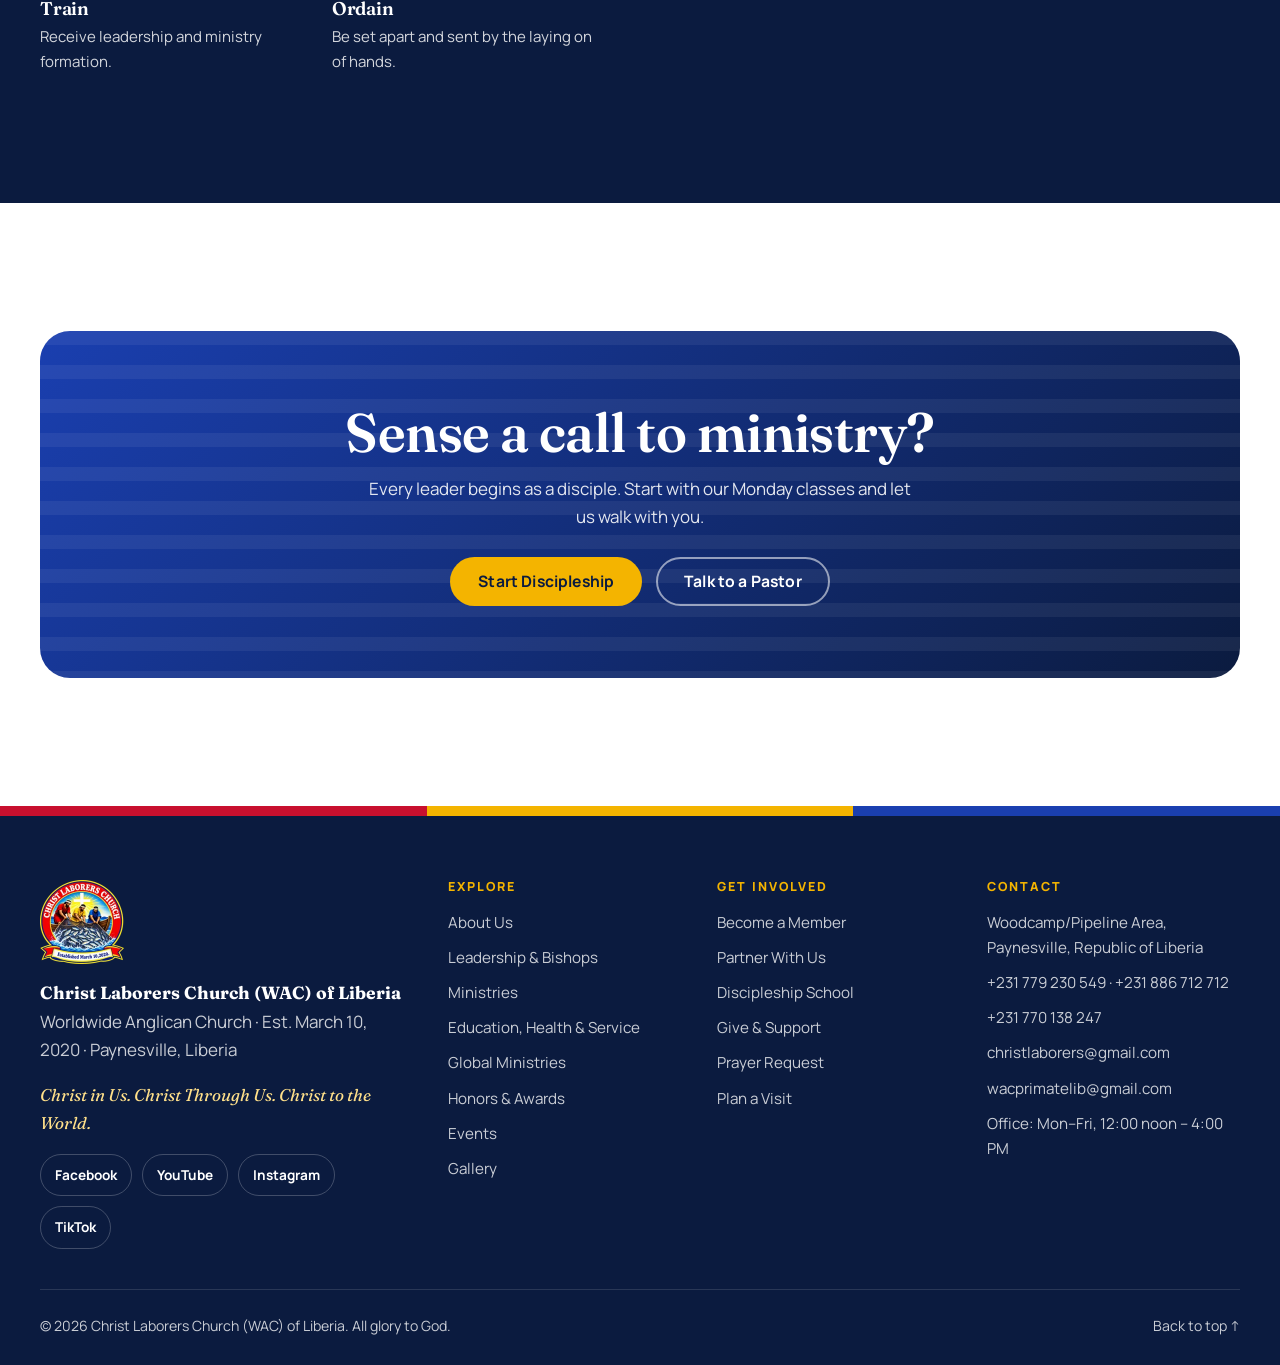
<file: leadership.html>
<!doctype html>
<html lang="en">
<head>
  <meta charset="utf-8">
  <meta name="viewport" content="width=device-width, initial-scale=1">
  <title>Leadership & Bishops | Christ Laborers Church</title>
  <meta name="description" content="Meet Bishop Prof. Dr. Amb. Ishmael L. Togbah, Reverend Mrs. Francess D. Togbah, the House of Bishops and the clergy of Christ Laborers Church (WAC) of Liberia.">
  <meta name="theme-color" content="#0b1b3f">
  <meta name="color-scheme" content="only light">
  <link rel="icon" type="image/png" href="assets/img/favicon.png">
  <link rel="apple-touch-icon" href="assets/img/logo-192.png">
  <meta property="og:type" content="website">
  <meta property="og:url" content="https://clwac-church.org/leadership.html">
  <link rel="canonical" href="https://clwac-church.org/leadership.html">
  <meta property="og:title" content="Leadership & Bishops | Christ Laborers Church">
  <meta property="og:description" content="Meet Bishop Prof. Dr. Amb. Ishmael L. Togbah, Reverend Mrs. Francess D. Togbah, the House of Bishops and the clergy of Christ Laborers Church (WAC) of Liberia.">
  <meta property="og:image" content="https://clwac-church.org/assets/img/og-image.jpg">
  <meta name="twitter:card" content="summary_large_image">
  <link rel="preconnect" href="https://fonts.googleapis.com">
  <link rel="preconnect" href="https://fonts.gstatic.com" crossorigin>
  <link href="https://fonts.googleapis.com/css2?family=Fraunces:ital,opsz,wght@0,9..144,400;0,9..144,600;0,9..144,800;1,9..144,400;1,9..144,600&family=Manrope:wght@400;500;600;700;800&display=swap" rel="stylesheet">
  <link rel="stylesheet" href="assets/css/styles.css?v=be0645e4">
</head>
<body>
  <a class="skip-link" href="#main">Skip to content</a>

  <!-- ============ HEADER (same on every page) ============ -->
  <header class="site-header" id="top">
    <div class="container header-inner">
      <a href="index.html" class="brand" aria-label="Christ Laborers Church (Worldwide Anglican Church) home">
        <img src="assets/img/logo-sm.webp" alt="" width="52" height="52">
        <img class="brand-shield" src="assets/img/wac-shield-sm.webp" alt="" width="50" height="52">
        <span class="brand-text">
          <strong>Christ Laborers</strong>
          <small>Worldwide Anglican Church</small>
        </span>
      </a>

      <nav class="nav" id="nav" aria-label="Main">
        <ul class="nav-links">
          <li class="nav-home"><a href="index.html">Home</a></li>
          <li class="has-sub"><a href="about.html" aria-current="page">About</a>
            <ul class="sub"><li><a href="about.html">About Us</a></li><li><a href="leadership.html" aria-current="page">Leadership &amp; Bishops</a></li><li><a href="join.html">Membership &amp; Partnership</a></li></ul></li>
          <li class="has-sub"><a href="ministries.html">Ministries</a>
            <ul class="sub"><li><a href="ministries.html">Ministries &amp; Departments</a></li><li><a href="discipleship.html">Equipping The Saints School</a></li><li><a href="institutions.html">Education, Health &amp; Service</a></li></ul></li>
          <li class="has-sub"><a href="global.html">Global &amp; Honors</a>
            <ul class="sub"><li><a href="global.html">Global Ministries</a></li><li><a href="global.html#order">Order of Knights &amp; Dames</a></li><li><a href="global.html#honors">Honors &amp; Awards</a></li></ul></li>
          <li><a href="events.html">Events</a></li>
          <li><a href="gallery.html">Gallery</a></li>
          <li><a href="contact.html">Contact</a></li>
        </ul>
        <a href="give.html" class="btn btn-gold btn-sm nav-cta">Give &amp; Partner</a>
        <div class="nav-extra">
          <p>Sunday Worship 10:00 AM · Discipleship Mon 4:00 PM<br>Woodcamp/Pipeline Area, Paynesville</p>
          <div class="nav-extra-row">
            <a class="btn btn-ghost" href="tel:+231779230549">Call us</a>
            <a class="btn btn-ghost" href="https://wa.me/231779230549" target="_blank" rel="noopener">WhatsApp</a>
          </div>
        </div>
      </nav>

      <button class="nav-toggle" type="button" aria-controls="nav" aria-expanded="false" aria-label="Open menu">
        <span class="nt-label" aria-hidden="true"><span class="nt-open">Menu</span><span class="nt-close">Close</span></span>
        <span class="nt-icon" aria-hidden="true"><i></i><i></i><i></i></span>
      </button>
    </div>
  </header>

  <main id="main">
    <section class="page-hero">
      <div class="page-hero-media" aria-hidden="true">
        <picture>
          <source media="(max-width: 720px)" srcset="assets/img/gallery/clergy-team-sm.webp">
          <img src="assets/img/gallery/clergy-team.webp" alt="" style="object-position:center 30%" fetchpriority="high">
        </picture>
      </div>
      <div class="container">
        <ol class="breadcrumb reveal"><li><a href="index.html">Home</a></li><li>Leadership</li></ol>
        <p class="kicker kicker-light reveal" style="margin-top:22px">Shepherds &amp; Servants</p>
        <h1 class="reveal">Leaders who <em>labor</em> alongside you.</h1>
        <p class="lede reveal">Our bishops, clergy and ministry leaders are called, trained and ordained to care for God's people with humility and faithfulness.</p>
      </div>
    </section>

    <section class="section bg-paper" id="founders">
      <div class="container leader-grid">
        <div class="leader-photo reveal">
          <img src="assets/img/gallery/bishop-togbah-portrait.webp?v=2" alt="Official portrait of Bishop Prof. Dr. Amb. Ishmael L. Togbah in a purple episcopal cassock" loading="lazy" width="998" height="1200" style="background:#fff">
          <div class="leader-tag"><span>Bishop Primate for Liberia (WAC)</span><strong>Bishop Prof. Dr. Amb. Ishmael L. Togbah</strong></div>
        </div>
        <div class="leader-copy">
          <p class="kicker reveal">Our Founders</p>
          <h2 class="reveal">Bishop Prof. Dr. Amb. <em>Ishmael L. Togbah</em></h2>
          <p class="lead reveal">Founder and Presiding Bishop of Christ Laborers Church (WAC) of Liberia, Bishop Primate for Liberia (WAC), and Lead Disciple-Maker of the Equipping The Saints™ School of Discipleship, Leadership and Ministry.</p>
          <p class="reveal">Bishop Togbah founded Christ Laborers on March 10, 2020, together with his wife, Reverend Mrs. Francess D. Togbah, and has shepherded it ever since. He is known for fiery, Scripture-soaked preaching and for patient, hands-on disciple-making. Under his leadership the church has held multi-day revival meetings, seasons of consecration such as <em>A Time With the Lord</em>, and ordination services that have set apart a new generation of ministers.</p>
          <div class="cofounder reveal">
            <img class="monogram" src="assets/img/gallery/rev-francess-togbah-face.webp" alt="Reverend Mrs. Francess D. Togbah" width="110" height="110" loading="lazy">
            <div>
              <span class="kicker" style="margin:0">Co-Founder &amp; Resident Pastor</span>
              <h3>Reverend Mrs. Francess D. Togbah</h3>
              <p>Co-founder of Christ Laborers Church alongside her husband and Resident Pastor of the congregation, caring for the flock and ministering the Word. <a class="text-link" style="color:var(--blue)" href="events.html#featured-message">Watch her revival message →</a></p>
            </div>
          </div>
        </div>
      </div>
    </section>

    <section class="section bg-navy" id="house-of-bishops">
      <div class="container">
        <div class="section-head">
          <p class="kicker kicker-light reveal">Our House of Bishops</p>
          <h2 class="reveal">Spiritual &amp; <span class='gold-text'>episcopal</span> leadership.</h2>
          <p class="reveal">The House of Bishops is the senior spiritual and episcopal leadership body of Christ Laborers Church (WAC) of Liberia. It provides spiritual oversight, doctrinal guidance, pastoral leadership, episcopal coordination, church development, ministerial accountability and strategic direction.</p>
        </div>
        <div class="inst">
          <div class="panel reveal">
            <h3>Responsibilities of the House of Bishops</h3>
            <ul class="dash-list"><li>Provide spiritual and episcopal leadership</li><li>Oversee dioceses, jurisdictions, regions and congregations</li><li>Confirm and support church leadership appointments</li><li>Promote sound biblical teaching</li><li>Support the training and development of clergy</li><li>Encourage church planting and missions</li><li>Guide major institutional decisions</li><li>Promote unity among ministers and congregations</li><li>Set standards for ministerial conduct and accountability</li><li>Represent the Church in national and international relationships</li></ul>
          </div>
          <div class="reveal">
            <div class="panel">
              <h3>Episcopal Leadership Structure</h3>
              <p style="margin:6px 0 16px">Depending on the Church's approved structure, leadership may include:</p>
              <ol class="ladder">
                <li>Presiding Archbishop / Presiding Bishop</li><li>Archbishops</li><li>Diocesan Bishops</li><li>Assistant / Area Bishops</li>
                <li>Suffragan or Auxiliary Bishops</li><li>Regional and District Overseers</li><li>Senior Pastors / Priests</li>
                <li>Chaplains</li><li>Evangelists</li><li>Licensed Pastors / Ministers</li>
              </ol>
            </div>
            <p class="note">All ecclesiastical offices operate under the constitution, canons, policies and approved governance structure of the Church.</p>
          </div>
        </div>
      </div>
    </section>

    <section class="section bg-ivory" id="bishops">
      <div class="container">
        <div class="section-head">
          <p class="kicker reveal">A Worldwide Communion</p>
          <h2 class="reveal">Our Bishops in <em>America.</em></h2>
          <p class="reveal">Christ Laborers is part of a worldwide Anglican family. Our bishops in the United States stand with us in prayer and fellowship, joining Paynesville to the wider body of Christ.</p>
        </div>
        <div class="bishops">
          <article class="bishop-card reveal">
            <div class="bishop-photo">
              <img src="assets/img/gallery/bishop-david-davis-sm.webp" alt="Bishop David J. Davis in a purple clerical shirt and black suit" loading="lazy" width="560" height="551">
            </div>
            <div class="bishop-info">
              <span class="tag tag-blue">United States of America</span>
              <p class="bishop-role">Bishop</p>
              <h3>Bishop David J. Davis</h3>
              <p>One of our bishops in America, standing with the Christ Laborers family in Liberia as a father in the faith and a partner in the Gospel.</p>
            </div>
          </article>
        </div>
      </div>
    </section>

    <section class="section bg-paper">
      <div class="container">
        <div class="section-head">
          <p class="kicker reveal">Our Pastors &amp; Ministers</p>
          <h2 class="reveal">A team <em>set apart</em> for service.</h2>
          <p class="reveal">Men and women who have walked through discipleship and training and have been commissioned by the laying on of hands.</p>
        </div>
        <figure class="team-photo reveal">
          <button type="button" data-lightbox="assets/img/gallery/pastors-ministers.webp" data-caption="Our Pastors and Ministers">
            <img src="assets/img/gallery/pastors-ministers.webp" alt="The pastors and ministers of Christ Laborers Church, in black clerical dress, with two leaders seated in front" loading="lazy" width="1448" height="1086">
          </button>
          <figcaption><strong>Our Pastors &amp; Ministers</strong> of Christ Laborers Church (WAC) of Liberia. Tap to view full size.</figcaption>
        </figure>
        <div class="split" style="align-items:start">
          <img class="rounded ratio-4-3 reveal" src="assets/img/gallery/clergy-team.webp" alt="The Bishop in red and white vestments with six newly ordained clergy in black" loading="lazy">
          <div class="role-list">
            <div class="role reveal"><span class="card-icon"><svg viewBox="0 0 24 24"><path d="M12 3l8 3v6c0 5-3.5 8-8 9-4.5-1-8-4-8-9V6z"/><path d="M9 12l2 2 4-4"/></svg></span><div><h3>Bishop</h3><p>Guards the faith, ordains ministers and gives spiritual oversight to the whole church.</p></div></div>
            <div class="role reveal"><span class="card-icon"><svg viewBox="0 0 24 24"><path d="M12 2v20M5 8h14"/></svg></span><div><h3>Priests &amp; Pastors</h3><p>Preach the Word, administer the sacraments and shepherd the congregation.</p></div></div>
            <div class="role reveal"><span class="card-icon"><svg viewBox="0 0 24 24"><path d="M12 21V11M8 21v-7l-3-3V6M16 21v-7l3-3V6M12 11 9 4M12 11l3-7"/></svg></span><div><h3>Deacons</h3><p>Serve the practical needs of the church family and assist in worship.</p></div></div>
            <div class="role reveal"><span class="card-icon"><svg viewBox="0 0 24 24"><circle cx="9" cy="8" r="3.5"/><path d="M2 20c0-3.5 3-6 7-6s7 2.5 7 6"/><path d="M16 4.5a3.5 3.5 0 0 1 0 7M18 14c2.5.6 4 2.8 4 6"/></svg></span><div><h3>Ministry Leaders</h3><p>Lead worship, youth, women, men and outreach, equipping others to serve.</p></div></div>
          </div>
        </div>
      </div>
    </section>

    <section class="section bg-navy">
      <div class="container split">
        <div>
          <p class="kicker kicker-light reveal">Ordination &amp; Commissioning</p>
          <h2 class="reveal">From the classroom to the <span class="gold-text">calling.</span></h2>
          <p class="lead reveal">Leadership at Christ Laborers grows through discipleship. We do not simply appoint leaders. We raise them.</p>
          <ol class="steps reveal" style="margin-top:36px;grid-template-columns:1fr 1fr">
            <li><h3>Disciple</h3><p>Grow in the Word through Equipping The Saints.</p></li>
            <li><h3>Serve</h3><p>Prove faithful in ministry within the church.</p></li>
            <li><h3>Train</h3><p>Receive leadership and ministry formation.</p></li>
            <li><h3>Ordain</h3><p>Be set apart and sent by the laying on of hands.</p></li>
          </ol>
        </div>
        <div class="photo-duo reveal" style="grid-template-columns:1fr 1fr">
          <img src="assets/img/gallery/ordinands-prayer-hd-sm.webp" alt="Ordinands standing in prayer" loading="lazy">
          <img src="assets/img/gallery/bishop-blessing-sm.webp" alt="The Bishop vesting a newly ordained minister" loading="lazy">
        </div>
      </div>
    </section>
    <section class="section bg-paper">
      <div class="container">
        <div class="cta-band reveal">
          <h2>Sense a call to ministry?</h2>
          <p>Every leader begins as a disciple. Start with our Monday classes and let us walk with you.</p>
          <div class="btn-row">
            <a class="btn btn-gold" href="discipleship.html">Start Discipleship</a>
            <a class="btn btn-ghost" href="contact.html">Talk to a Pastor</a>
          </div>
        </div>
      </div>
    </section>
  </main>

  <!-- ============ FOOTER (same on every page) ============ -->
  <footer class="site-footer">
    <div class="footer-stripes" aria-hidden="true"></div>
    <div class="container footer-grid">
      <div class="footer-brand">
        <img src="assets/img/logo-sm.webp" alt="" width="84" height="84" loading="lazy">
        <p><strong>Christ Laborers Church (WAC) of Liberia</strong><br>
        Worldwide Anglican Church · Est. March 10, 2020 · Paynesville, Liberia</p>
        <p class="footer-tag">Christ in Us. Christ Through Us. Christ to the World.</p>
        <div class="social">
          <a href="https://www.facebook.com/search/top?q=Christ%20Laborers%20Worldwide%20Anglican%20Church%20of%20Liberia" target="_blank" rel="noopener">Facebook</a>
          <a href="https://www.youtube.com/results?search_query=Christ+Laborers+Church" target="_blank" rel="noopener">YouTube</a>
          <a href="https://www.instagram.com/christ_laborers/" target="_blank" rel="noopener">Instagram</a>
          <a href="https://www.tiktok.com/search?q=Christ%20Laborers" target="_blank" rel="noopener">TikTok</a>
        </div>
      </div>
      <div>
        <h4>Explore</h4>
        <ul>
          <li><a href="about.html">About Us</a></li>
          <li><a href="leadership.html">Leadership &amp; Bishops</a></li>
          <li><a href="ministries.html">Ministries</a></li>
          <li><a href="institutions.html">Education, Health &amp; Service</a></li>
          <li><a href="global.html">Global Ministries</a></li>
          <li><a href="global.html#honors">Honors &amp; Awards</a></li>
          <li><a href="events.html">Events</a></li>
          <li><a href="gallery.html">Gallery</a></li>
        </ul>
      </div>
      <div>
        <h4>Get Involved</h4>
        <ul>
          <li><a href="join.html">Become a Member</a></li>
          <li><a href="join.html#partner">Partner With Us</a></li>
          <li><a href="discipleship.html">Discipleship School</a></li>
          <li><a href="give.html">Give &amp; Support</a></li>
          <li><a href="give.html#prayer">Prayer Request</a></li>
          <li><a href="contact.html">Plan a Visit</a></li>
        </ul>
      </div>
      <div>
        <h4>Contact</h4>
        <ul>
          <li>Woodcamp/Pipeline Area, Paynesville, Republic of Liberia</li>
          <li><a href="tel:+231779230549">+231 779 230 549</a> · <a href="tel:+231886712712">+231 886 712 712</a></li>
          <li><a href="tel:+231770138247">+231 770 138 247</a></li>
          <li><a href="mailto:christlaborers@gmail.com">christlaborers@gmail.com</a></li>
          <li><a href="mailto:wacprimatelib@gmail.com">wacprimatelib@gmail.com</a></li>
          <li>Office: Mon–Fri, 12:00 noon – 4:00 PM</li>
        </ul>
      </div>
    </div>
    <div class="container footer-bottom">
      <p>© <span id="year">2026</span> Christ Laborers Church (WAC) of Liberia. All glory to God.</p>
      <a href="#top" class="to-top">Back to top ↑</a>
    </div>
  </footer>

  <!-- Lightbox -->
  <div class="lightbox" id="lightbox" role="dialog" aria-modal="true" aria-label="Image viewer" hidden>
    <button class="lb-close" aria-label="Close">×</button>
    <button class="lb-nav lb-prev" aria-label="Previous image">‹</button>
    <figure>
      <img alt="">
      <figcaption></figcaption>
    </figure>
    <button class="lb-nav lb-next" aria-label="Next image">›</button>
  </div>

  <script src="assets/js/main.js?v=4ef0c45d" defer></script>
</body>
</html>
</file>
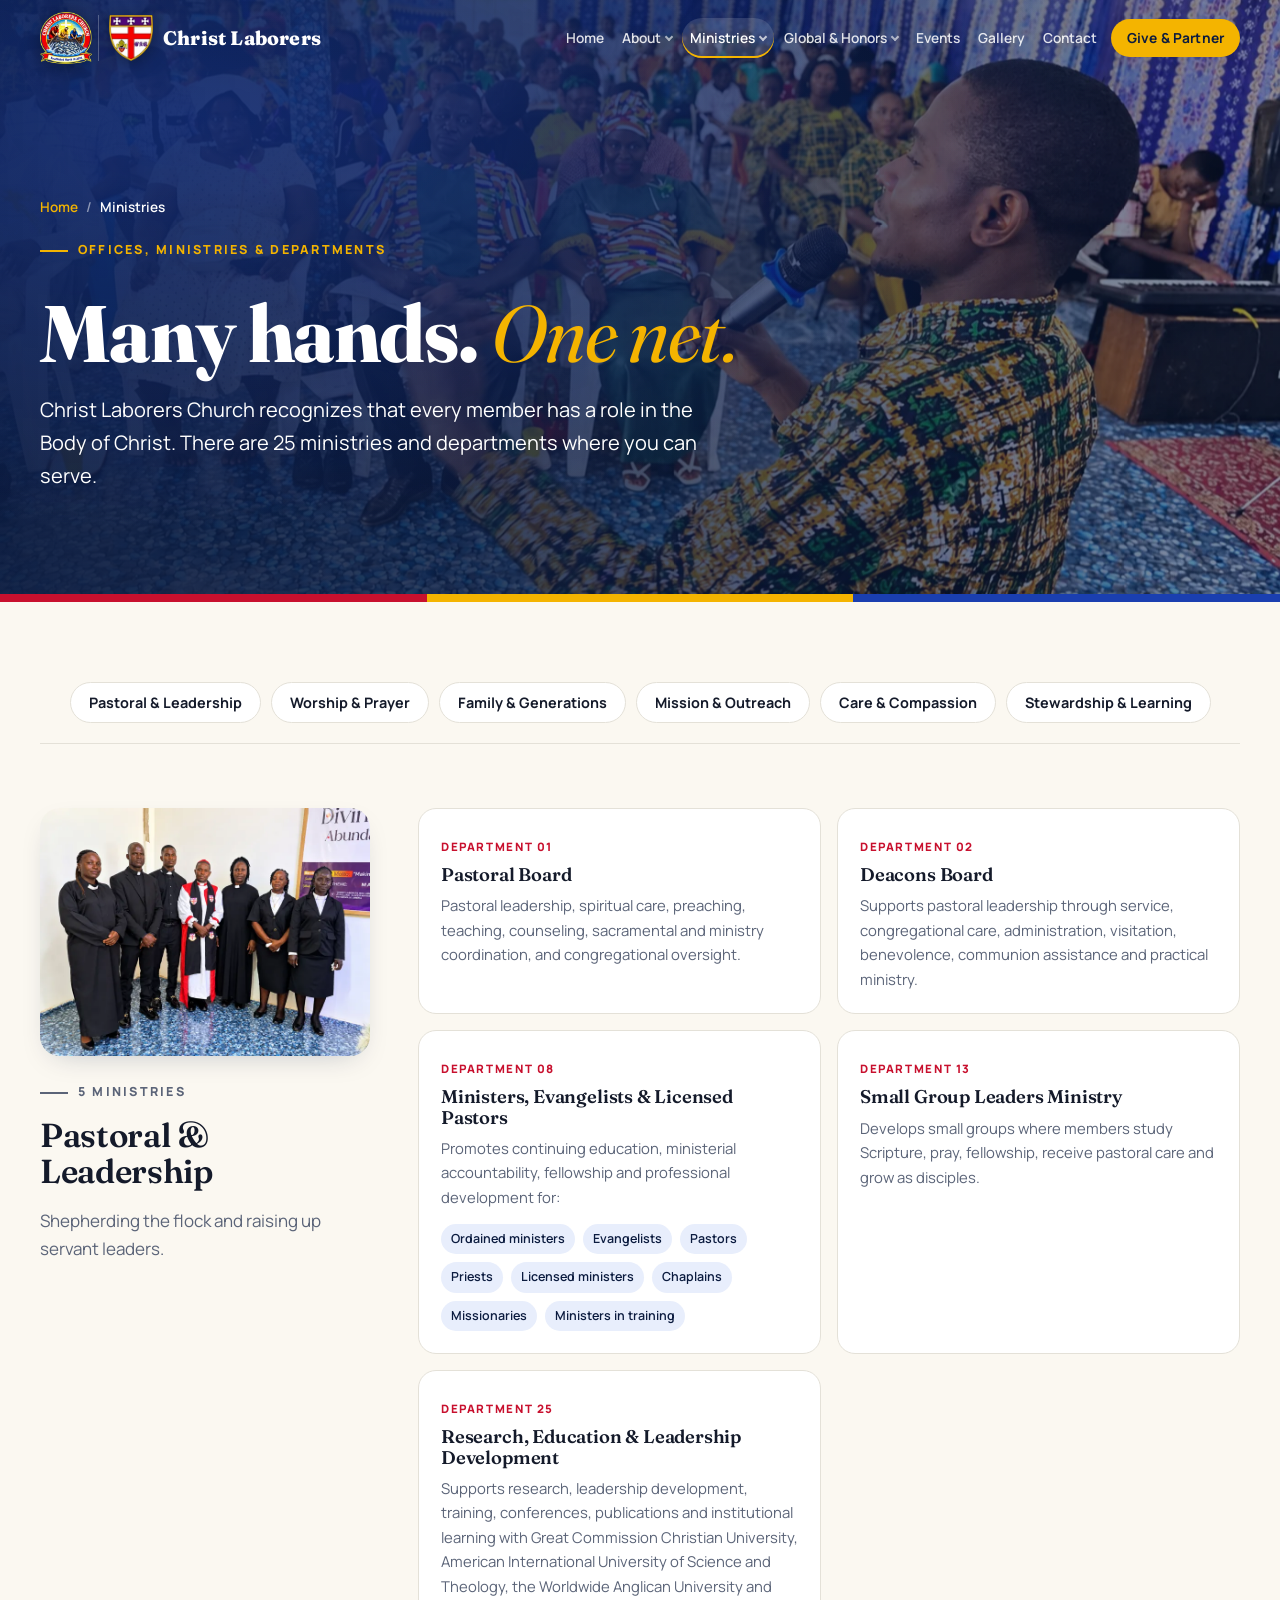
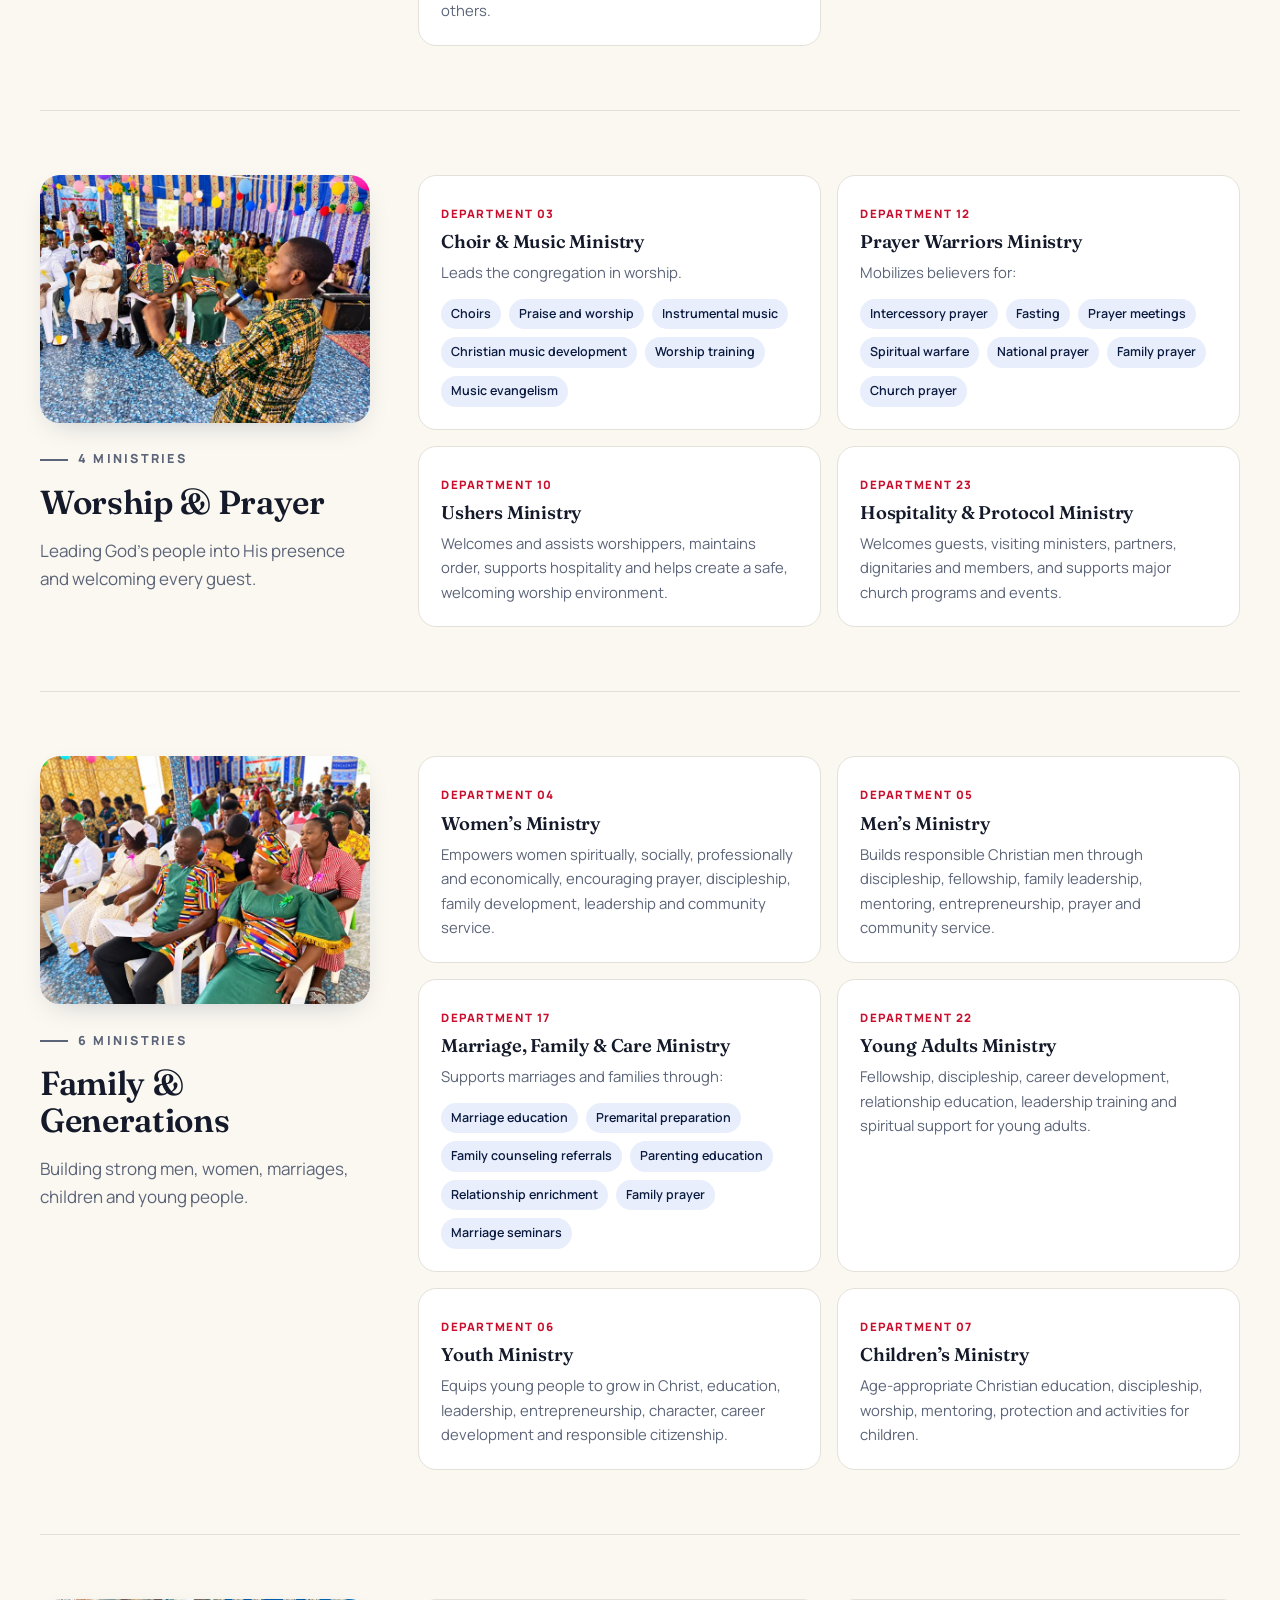
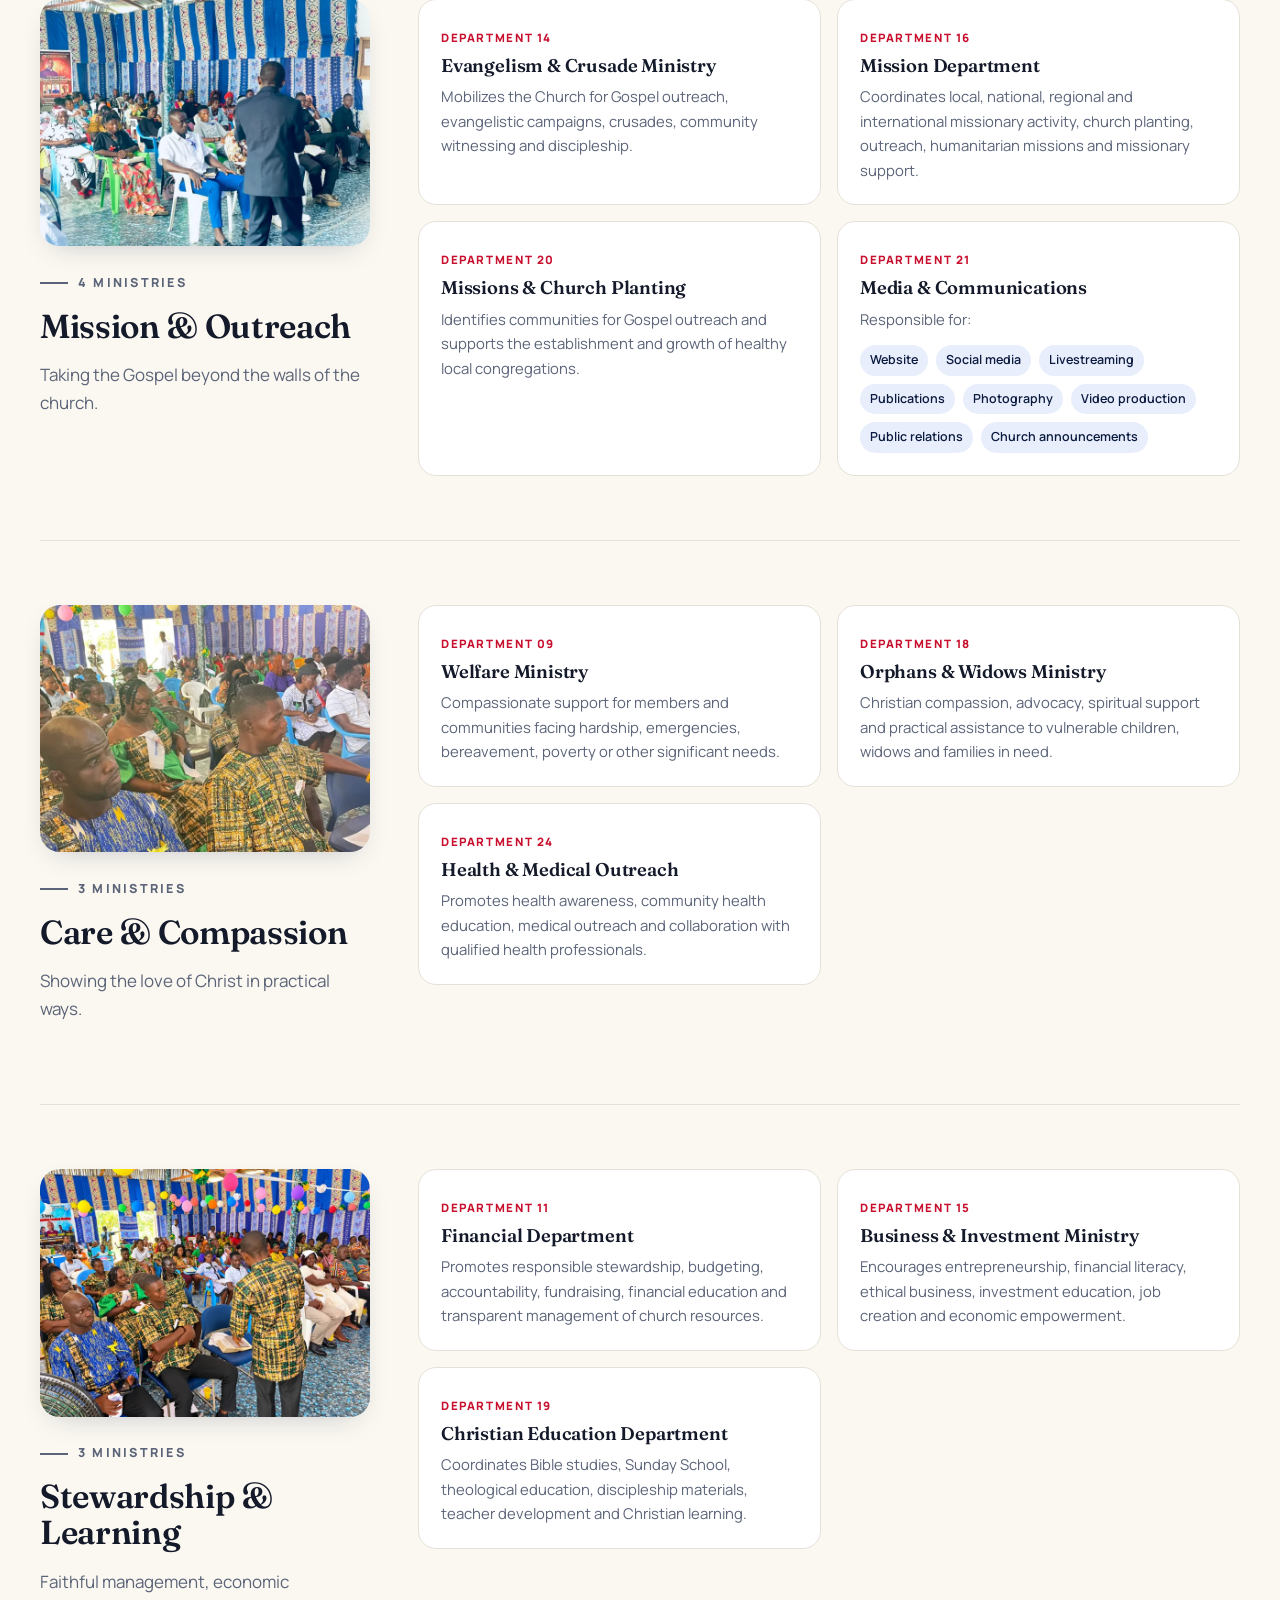
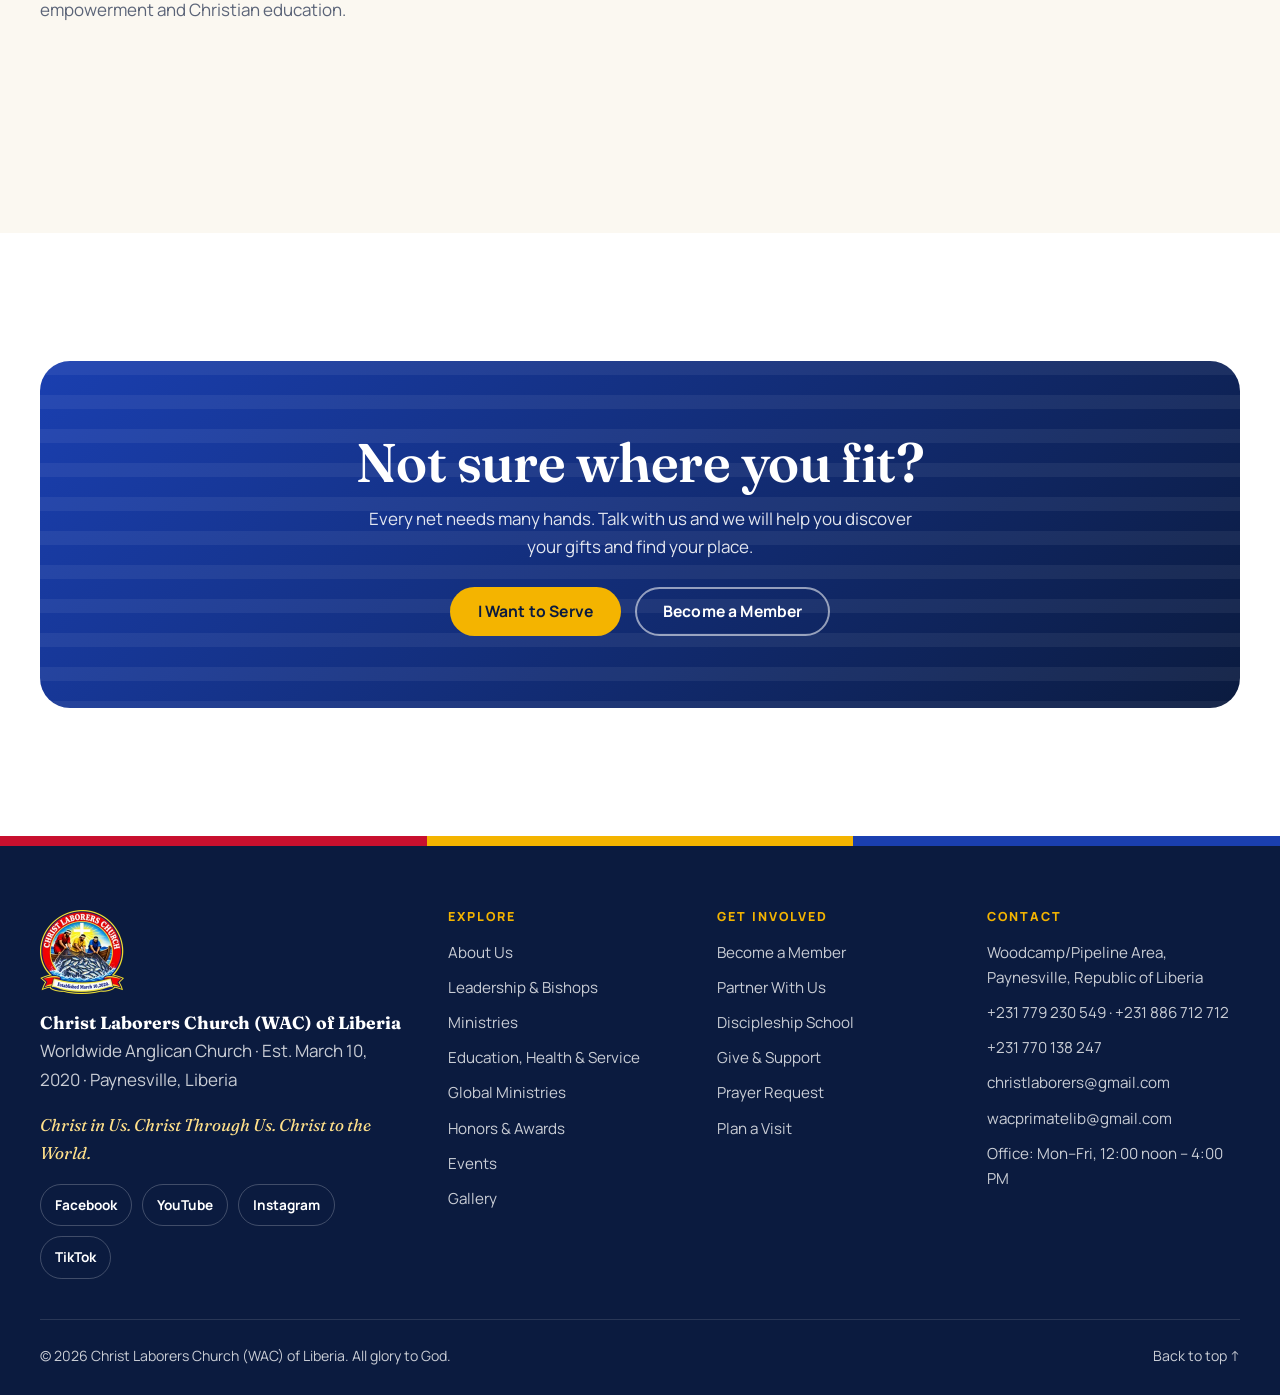
<file: ministries.html>
<!doctype html>
<html lang="en">
<head>
  <meta charset="utf-8">
  <meta name="viewport" content="width=device-width, initial-scale=1">
  <title>Ministries & Departments | Christ Laborers Church</title>
  <meta name="description" content="The 25 ministries and departments of Christ Laborers Church (WAC) of Liberia: pastoral, worship, family, mission, care and stewardship.">
  <meta name="theme-color" content="#0b1b3f">
  <meta name="color-scheme" content="only light">
  <link rel="icon" type="image/png" href="assets/img/favicon.png">
  <link rel="apple-touch-icon" href="assets/img/logo-192.png">
  <meta property="og:type" content="website">
  <meta property="og:url" content="https://clwac-church.org/ministries.html">
  <link rel="canonical" href="https://clwac-church.org/ministries.html">
  <meta property="og:title" content="Ministries & Departments | Christ Laborers Church">
  <meta property="og:description" content="The 25 ministries and departments of Christ Laborers Church (WAC) of Liberia: pastoral, worship, family, mission, care and stewardship.">
  <meta property="og:image" content="https://clwac-church.org/assets/img/og-image.jpg">
  <meta name="twitter:card" content="summary_large_image">
  <link rel="preconnect" href="https://fonts.googleapis.com">
  <link rel="preconnect" href="https://fonts.gstatic.com" crossorigin>
  <link href="https://fonts.googleapis.com/css2?family=Fraunces:ital,opsz,wght@0,9..144,400;0,9..144,600;0,9..144,800;1,9..144,400;1,9..144,600&family=Manrope:wght@400;500;600;700;800&display=swap" rel="stylesheet">
  <link rel="stylesheet" href="assets/css/styles.css?v=be0645e4">
</head>
<body>
  <a class="skip-link" href="#main">Skip to content</a>

  <!-- ============ HEADER (same on every page) ============ -->
  <header class="site-header" id="top">
    <div class="container header-inner">
      <a href="index.html" class="brand" aria-label="Christ Laborers Church (Worldwide Anglican Church) home">
        <img src="assets/img/logo-sm.webp" alt="" width="52" height="52">
        <img class="brand-shield" src="assets/img/wac-shield-sm.webp" alt="" width="50" height="52">
        <span class="brand-text">
          <strong>Christ Laborers</strong>
          <small>Worldwide Anglican Church</small>
        </span>
      </a>

      <nav class="nav" id="nav" aria-label="Main">
        <ul class="nav-links">
          <li class="nav-home"><a href="index.html">Home</a></li>
          <li class="has-sub"><a href="about.html">About</a>
            <ul class="sub"><li><a href="about.html">About Us</a></li><li><a href="leadership.html">Leadership &amp; Bishops</a></li><li><a href="join.html">Membership &amp; Partnership</a></li></ul></li>
          <li class="has-sub"><a href="ministries.html" aria-current="page">Ministries</a>
            <ul class="sub"><li><a href="ministries.html" aria-current="page">Ministries &amp; Departments</a></li><li><a href="discipleship.html">Equipping The Saints School</a></li><li><a href="institutions.html">Education, Health &amp; Service</a></li></ul></li>
          <li class="has-sub"><a href="global.html">Global &amp; Honors</a>
            <ul class="sub"><li><a href="global.html">Global Ministries</a></li><li><a href="global.html#order">Order of Knights &amp; Dames</a></li><li><a href="global.html#honors">Honors &amp; Awards</a></li></ul></li>
          <li><a href="events.html">Events</a></li>
          <li><a href="gallery.html">Gallery</a></li>
          <li><a href="contact.html">Contact</a></li>
        </ul>
        <a href="give.html" class="btn btn-gold btn-sm nav-cta">Give &amp; Partner</a>
        <div class="nav-extra">
          <p>Sunday Worship 10:00 AM · Discipleship Mon 4:00 PM<br>Woodcamp/Pipeline Area, Paynesville</p>
          <div class="nav-extra-row">
            <a class="btn btn-ghost" href="tel:+231779230549">Call us</a>
            <a class="btn btn-ghost" href="https://wa.me/231779230549" target="_blank" rel="noopener">WhatsApp</a>
          </div>
        </div>
      </nav>

      <button class="nav-toggle" type="button" aria-controls="nav" aria-expanded="false" aria-label="Open menu">
        <span class="nt-label" aria-hidden="true"><span class="nt-open">Menu</span><span class="nt-close">Close</span></span>
        <span class="nt-icon" aria-hidden="true"><i></i><i></i><i></i></span>
      </button>
    </div>
  </header>

  <main id="main">
    <section class="page-hero">
      <div class="page-hero-media" aria-hidden="true">
        <picture>
          <source media="(max-width: 720px)" srcset="assets/img/gallery/worship-leader-hd-sm.webp">
          <img src="assets/img/gallery/worship-leader-hd.webp" alt="" style="object-position:center" fetchpriority="high">
        </picture>
      </div>
      <div class="container">
        <ol class="breadcrumb reveal"><li><a href="index.html">Home</a></li><li>Ministries</li></ol>
        <p class="kicker kicker-light reveal" style="margin-top:22px">Offices, Ministries &amp; Departments</p>
        <h1 class="reveal">Many hands. <em>One net.</em></h1>
        <p class="lede reveal">Christ Laborers Church recognizes that every member has a role in the Body of Christ. There are 25 ministries and departments where you can serve.</p>
      </div>
    </section>

    <section class="section bg-ivory" style="padding-top:clamp(48px,7vw,80px)">
      <div class="container">
        <nav class="jump reveal" aria-label="Ministry groups">
          <a href="#pastoral">Pastoral &amp; Leadership</a>
          <a href="#worship">Worship &amp; Prayer</a>
          <a href="#family">Family &amp; Generations</a>
          <a href="#mission">Mission &amp; Outreach</a>
          <a href="#care">Care &amp; Compassion</a>
          <a href="#stewardship">Stewardship &amp; Learning</a>
        </nav>
        <div class="dept-group" id="pastoral">
          <div class="dept-head reveal">
            <img src="assets/img/gallery/clergy-team-sm.webp" alt="" loading="lazy">
            <div><p class="kicker">5 ministries</p><h2>Pastoral &amp; Leadership</h2><p>Shepherding the flock and raising up servant leaders.</p></div>
          </div>
          <div class="dept-grid">
            <article class="dept reveal"><span class="num">Department 01</span><h3>Pastoral Board</h3><p>Pastoral leadership, spiritual care, preaching, teaching, counseling, sacramental and ministry coordination, and congregational oversight.</p></article>
            <article class="dept reveal"><span class="num">Department 02</span><h3>Deacons Board</h3><p>Supports pastoral leadership through service, congregational care, administration, visitation, benevolence, communion assistance and practical ministry.</p></article>
            <article class="dept reveal"><span class="num">Department 08</span><h3>Ministers, Evangelists &amp; Licensed Pastors</h3><p>Promotes continuing education, ministerial accountability, fellowship and professional development for:</p><ul class="chips"><li>Ordained ministers</li><li>Evangelists</li><li>Pastors</li><li>Priests</li><li>Licensed ministers</li><li>Chaplains</li><li>Missionaries</li><li>Ministers in training</li></ul></article>
            <article class="dept reveal"><span class="num">Department 13</span><h3>Small Group Leaders Ministry</h3><p>Develops small groups where members study Scripture, pray, fellowship, receive pastoral care and grow as disciples.</p></article>
            <article class="dept reveal"><span class="num">Department 25</span><h3>Research, Education &amp; Leadership Development</h3><p>Supports research, leadership development, training, conferences, publications and institutional learning with Great Commission Christian University, American International University of Science and Theology, the Worldwide Anglican University and others.</p></article>
          </div>
        </div>
        <div class="dept-group" id="worship">
          <div class="dept-head reveal">
            <img src="assets/img/gallery/worship-leader-hd-sm.webp" alt="" loading="lazy">
            <div><p class="kicker">4 ministries</p><h2>Worship &amp; Prayer</h2><p>Leading God's people into His presence and welcoming every guest.</p></div>
          </div>
          <div class="dept-grid">
            <article class="dept reveal"><span class="num">Department 03</span><h3>Choir &amp; Music Ministry</h3><p>Leads the congregation in worship.</p><ul class="chips"><li>Choirs</li><li>Praise and worship</li><li>Instrumental music</li><li>Christian music development</li><li>Worship training</li><li>Music evangelism</li></ul></article>
            <article class="dept reveal"><span class="num">Department 12</span><h3>Prayer Warriors Ministry</h3><p>Mobilizes believers for:</p><ul class="chips"><li>Intercessory prayer</li><li>Fasting</li><li>Prayer meetings</li><li>Spiritual warfare</li><li>National prayer</li><li>Family prayer</li><li>Church prayer</li></ul></article>
            <article class="dept reveal"><span class="num">Department 10</span><h3>Ushers Ministry</h3><p>Welcomes and assists worshippers, maintains order, supports hospitality and helps create a safe, welcoming worship environment.</p></article>
            <article class="dept reveal"><span class="num">Department 23</span><h3>Hospitality &amp; Protocol Ministry</h3><p>Welcomes guests, visiting ministers, partners, dignitaries and members, and supports major church programs and events.</p></article>
          </div>
        </div>
        <div class="dept-group" id="family">
          <div class="dept-head reveal">
            <img src="assets/img/gallery/front-row-worshippers-hd-sm.webp" alt="" loading="lazy">
            <div><p class="kicker">6 ministries</p><h2>Family &amp; Generations</h2><p>Building strong men, women, marriages, children and young people.</p></div>
          </div>
          <div class="dept-grid">
            <article class="dept reveal"><span class="num">Department 04</span><h3>Women’s Ministry</h3><p>Empowers women spiritually, socially, professionally and economically, encouraging prayer, discipleship, family development, leadership and community service.</p></article>
            <article class="dept reveal"><span class="num">Department 05</span><h3>Men’s Ministry</h3><p>Builds responsible Christian men through discipleship, fellowship, family leadership, mentoring, entrepreneurship, prayer and community service.</p></article>
            <article class="dept reveal"><span class="num">Department 17</span><h3>Marriage, Family &amp; Care Ministry</h3><p>Supports marriages and families through:</p><ul class="chips"><li>Marriage education</li><li>Premarital preparation</li><li>Family counseling referrals</li><li>Parenting education</li><li>Relationship enrichment</li><li>Family prayer</li><li>Marriage seminars</li></ul></article>
            <article class="dept reveal"><span class="num">Department 22</span><h3>Young Adults Ministry</h3><p>Fellowship, discipleship, career development, relationship education, leadership training and spiritual support for young adults.</p></article>
            <article class="dept reveal"><span class="num">Department 06</span><h3>Youth Ministry</h3><p>Equips young people to grow in Christ, education, leadership, entrepreneurship, character, career development and responsible citizenship.</p></article>
            <article class="dept reveal"><span class="num">Department 07</span><h3>Children’s Ministry</h3><p>Age-appropriate Christian education, discipleship, worship, mentoring, protection and activities for children.</p></article>
          </div>
        </div>
        <div class="dept-group" id="mission">
          <div class="dept-head reveal">
            <img src="assets/img/gallery/teaching-session-sm.webp" alt="" loading="lazy">
            <div><p class="kicker">4 ministries</p><h2>Mission &amp; Outreach</h2><p>Taking the Gospel beyond the walls of the church.</p></div>
          </div>
          <div class="dept-grid">
            <article class="dept reveal"><span class="num">Department 14</span><h3>Evangelism &amp; Crusade Ministry</h3><p>Mobilizes the Church for Gospel outreach, evangelistic campaigns, crusades, community witnessing and discipleship.</p></article>
            <article class="dept reveal"><span class="num">Department 16</span><h3>Mission Department</h3><p>Coordinates local, national, regional and international missionary activity, church planting, outreach, humanitarian missions and missionary support.</p></article>
            <article class="dept reveal"><span class="num">Department 20</span><h3>Missions &amp; Church Planting</h3><p>Identifies communities for Gospel outreach and supports the establishment and growth of healthy local congregations.</p></article>
            <article class="dept reveal"><span class="num">Department 21</span><h3>Media &amp; Communications</h3><p>Responsible for:</p><ul class="chips"><li>Website</li><li>Social media</li><li>Livestreaming</li><li>Publications</li><li>Photography</li><li>Video production</li><li>Public relations</li><li>Church announcements</li></ul></article>
          </div>
        </div>
        <div class="dept-group" id="care">
          <div class="dept-head reveal">
            <img src="assets/img/gallery/congregation-listening-sm.webp" alt="" loading="lazy">
            <div><p class="kicker">3 ministries</p><h2>Care &amp; Compassion</h2><p>Showing the love of Christ in practical ways.</p></div>
          </div>
          <div class="dept-grid">
            <article class="dept reveal"><span class="num">Department 09</span><h3>Welfare Ministry</h3><p>Compassionate support for members and communities facing hardship, emergencies, bereavement, poverty or other significant needs.</p></article>
            <article class="dept reveal"><span class="num">Department 18</span><h3>Orphans &amp; Widows Ministry</h3><p>Christian compassion, advocacy, spiritual support and practical assistance to vulnerable children, widows and families in need.</p></article>
            <article class="dept reveal"><span class="num">Department 24</span><h3>Health &amp; Medical Outreach</h3><p>Promotes health awareness, community health education, medical outreach and collaboration with qualified health professionals.</p></article>
          </div>
        </div>
        <div class="dept-group" id="stewardship">
          <div class="dept-head reveal">
            <img src="assets/img/gallery/bible-teaching-hd-sm.webp" alt="" loading="lazy">
            <div><p class="kicker">3 ministries</p><h2>Stewardship &amp; Learning</h2><p>Faithful management, economic empowerment and Christian education.</p></div>
          </div>
          <div class="dept-grid">
            <article class="dept reveal"><span class="num">Department 11</span><h3>Financial Department</h3><p>Promotes responsible stewardship, budgeting, accountability, fundraising, financial education and transparent management of church resources.</p></article>
            <article class="dept reveal"><span class="num">Department 15</span><h3>Business &amp; Investment Ministry</h3><p>Encourages entrepreneurship, financial literacy, ethical business, investment education, job creation and economic empowerment.</p></article>
            <article class="dept reveal"><span class="num">Department 19</span><h3>Christian Education Department</h3><p>Coordinates Bible studies, Sunday School, theological education, discipleship materials, teacher development and Christian learning.</p></article>
          </div>
        </div>
      </div>
    </section>
    <section class="section bg-paper">
      <div class="container">
        <div class="cta-band reveal">
          <h2>Not sure where you fit?</h2>
          <p>Every net needs many hands. Talk with us and we will help you discover your gifts and find your place.</p>
          <div class="btn-row">
            <a class="btn btn-gold" href="https://wa.me/231779230549?text=Hello%2C%20I%20would%20like%20to%20serve%20at%20Christ%20Laborers%20Church.">I Want to Serve</a>
            <a class="btn btn-ghost" href="join.html">Become a Member</a>
          </div>
        </div>
      </div>
    </section>
  </main>

  <!-- ============ FOOTER (same on every page) ============ -->
  <footer class="site-footer">
    <div class="footer-stripes" aria-hidden="true"></div>
    <div class="container footer-grid">
      <div class="footer-brand">
        <img src="assets/img/logo-sm.webp" alt="" width="84" height="84" loading="lazy">
        <p><strong>Christ Laborers Church (WAC) of Liberia</strong><br>
        Worldwide Anglican Church · Est. March 10, 2020 · Paynesville, Liberia</p>
        <p class="footer-tag">Christ in Us. Christ Through Us. Christ to the World.</p>
        <div class="social">
          <a href="https://www.facebook.com/search/top?q=Christ%20Laborers%20Worldwide%20Anglican%20Church%20of%20Liberia" target="_blank" rel="noopener">Facebook</a>
          <a href="https://www.youtube.com/results?search_query=Christ+Laborers+Church" target="_blank" rel="noopener">YouTube</a>
          <a href="https://www.instagram.com/christ_laborers/" target="_blank" rel="noopener">Instagram</a>
          <a href="https://www.tiktok.com/search?q=Christ%20Laborers" target="_blank" rel="noopener">TikTok</a>
        </div>
      </div>
      <div>
        <h4>Explore</h4>
        <ul>
          <li><a href="about.html">About Us</a></li>
          <li><a href="leadership.html">Leadership &amp; Bishops</a></li>
          <li><a href="ministries.html">Ministries</a></li>
          <li><a href="institutions.html">Education, Health &amp; Service</a></li>
          <li><a href="global.html">Global Ministries</a></li>
          <li><a href="global.html#honors">Honors &amp; Awards</a></li>
          <li><a href="events.html">Events</a></li>
          <li><a href="gallery.html">Gallery</a></li>
        </ul>
      </div>
      <div>
        <h4>Get Involved</h4>
        <ul>
          <li><a href="join.html">Become a Member</a></li>
          <li><a href="join.html#partner">Partner With Us</a></li>
          <li><a href="discipleship.html">Discipleship School</a></li>
          <li><a href="give.html">Give &amp; Support</a></li>
          <li><a href="give.html#prayer">Prayer Request</a></li>
          <li><a href="contact.html">Plan a Visit</a></li>
        </ul>
      </div>
      <div>
        <h4>Contact</h4>
        <ul>
          <li>Woodcamp/Pipeline Area, Paynesville, Republic of Liberia</li>
          <li><a href="tel:+231779230549">+231 779 230 549</a> · <a href="tel:+231886712712">+231 886 712 712</a></li>
          <li><a href="tel:+231770138247">+231 770 138 247</a></li>
          <li><a href="mailto:christlaborers@gmail.com">christlaborers@gmail.com</a></li>
          <li><a href="mailto:wacprimatelib@gmail.com">wacprimatelib@gmail.com</a></li>
          <li>Office: Mon–Fri, 12:00 noon – 4:00 PM</li>
        </ul>
      </div>
    </div>
    <div class="container footer-bottom">
      <p>© <span id="year">2026</span> Christ Laborers Church (WAC) of Liberia. All glory to God.</p>
      <a href="#top" class="to-top">Back to top ↑</a>
    </div>
  </footer>

  <!-- Lightbox -->
  <div class="lightbox" id="lightbox" role="dialog" aria-modal="true" aria-label="Image viewer" hidden>
    <button class="lb-close" aria-label="Close">×</button>
    <button class="lb-nav lb-prev" aria-label="Previous image">‹</button>
    <figure>
      <img alt="">
      <figcaption></figcaption>
    </figure>
    <button class="lb-nav lb-next" aria-label="Next image">›</button>
  </div>

  <script src="assets/js/main.js?v=4ef0c45d" defer></script>
</body>
</html>
</file>
<file: assets/css/styles.css>
/* ==========================================================================
   Christ Laborers Church — styles
   Palette drawn from the church emblem: crimson robe, gold robe, royal-blue
   robe, and the blue-and-white stripes of the sanctuary wall.
   ========================================================================== */

:root {
  --navy: #0b1b3f;
  --navy-2: #122a5c;
  --blue: #1a3fb0;
  --blue-soft: #e8eefc;
  --red: #c8102e;
  --red-deep: #9e0b23;
  --gold: #f4b400;
  --gold-soft: #ffe08a;
  --ivory: #fbf8f1;
  --paper: #ffffff;
  --ink: #141a2a;
  --muted: #5b6478;
  --line: #e4e1d8;

  --serif: "Fraunces", Georgia, "Times New Roman", serif;
  --sans: "Manrope", system-ui, -apple-system, "Segoe UI", Roboto, sans-serif;

  --radius: 20px;
  --radius-sm: 12px;
  --shadow: 0 24px 60px -24px rgba(11, 27, 63, .35);
  --shadow-sm: 0 10px 30px -14px rgba(11, 27, 63, .28);
  --ease: cubic-bezier(.2, .7, .2, 1);
  --header-h: 76px;
}

*, *::before, *::after { box-sizing: border-box; }
html { scroll-behavior: smooth; scroll-padding-top: var(--header-h); -webkit-text-size-adjust: 100%; }
body {
  margin: 0;
  font-family: var(--sans);
  font-size: 17px;
  line-height: 1.65;
  color: var(--ink);
  background: var(--ivory);
  -webkit-font-smoothing: antialiased;
  overflow-x: hidden;
}
img { max-width: 100%; height: auto; display: block; }
a { color: inherit; }
h1, h2, h3, h4 { font-family: var(--serif); line-height: 1.1; margin: 0 0 .5em; font-weight: 600; letter-spacing: -.01em; }
h2 { font-size: clamp(2rem, 4.4vw, 3.4rem); }
h3 { font-size: 1.35rem; }
h2 em, h1 em { font-style: italic; font-weight: 400; color: var(--red); }
p { margin: 0 0 1em; }

.container { width: min(1200px, 100% - 32px); margin-inline: auto; }
.section { padding: clamp(72px, 10vw, 128px) 0; position: relative; }
.section-head { max-width: 720px; margin: 0 auto clamp(40px, 6vw, 64px); text-align: center; }
.section-head p:last-child { color: var(--muted); }

.skip-link { position: absolute; left: -999px; top: 8px; background: var(--gold); color: var(--navy); padding: 8px 14px; border-radius: 8px; z-index: 200; font-weight: 700; }
.skip-link:focus { left: 8px; }
:focus-visible { outline: 3px solid var(--gold); outline-offset: 3px; border-radius: 6px; }

.kicker {
  display: inline-flex; align-items: center; gap: 10px;
  font-size: .78rem; font-weight: 800; letter-spacing: .18em; text-transform: uppercase;
  color: var(--red); margin-bottom: 14px;
}
.kicker::before { content: ""; width: 28px; height: 2px; background: currentColor; }
.kicker-light { color: var(--gold); }
.lead { font-size: 1.18rem; color: #2c3448; }
.gold-text { color: var(--gold); }

/* ---------- Buttons ---------- */
.btn {
  --bg: var(--navy); --fg: #fff;
  display: inline-flex; align-items: center; justify-content: center; gap: 8px;
  padding: 15px 26px; border-radius: 999px; border: 2px solid transparent;
  background: var(--bg); color: var(--fg);
  font: 700 .98rem/1 var(--sans); letter-spacing: .01em; text-decoration: none; cursor: pointer;
  transition: transform .25s var(--ease), box-shadow .25s var(--ease), background .25s, color .25s;
}
.btn:hover { transform: translateY(-2px); box-shadow: var(--shadow-sm); }
.btn-gold { --bg: var(--gold); --fg: var(--navy); }
.btn-gold:hover { --bg: #ffc62a; }
.btn-blue { --bg: var(--blue); --fg: #fff; }
.btn-blue:hover { --bg: var(--navy-2); }
.btn-ghost { --bg: transparent; --fg: #fff; border-color: rgba(255,255,255,.55); }
.btn-ghost:hover { --bg: rgba(255,255,255,.12); border-color: #fff; }
.btn-sm { padding: 11px 18px; font-size: .9rem; }

/* ---------- Header ----------
   The frosted background lives on ::before, never on the header itself:
   backdrop-filter on the header would trap the fixed mobile menu inside
   the header's 68px box. */
.site-header {
  position: fixed; inset: 0 0 auto; z-index: 100; height: var(--header-h);
  display: flex; align-items: center;
}
.site-header::before {
  content: ""; position: absolute; inset: 0; z-index: -1; opacity: 0;
  background: rgba(11, 27, 63, .9);
  backdrop-filter: saturate(1.4) blur(14px);
  -webkit-backdrop-filter: saturate(1.4) blur(14px);
  box-shadow: 0 8px 30px -12px rgba(0,0,0,.5);
  transition: opacity .35s;
}
.site-header.scrolled::before, .nav-open .site-header::before { opacity: 1; }
.header-inner { display: flex; align-items: center; justify-content: space-between; gap: 20px; }
.brand { display: flex; align-items: center; gap: 12px; text-decoration: none; color: #fff; position: relative; z-index: 2; }
.brand img { width: 52px; height: 52px; object-fit: contain; filter: drop-shadow(0 4px 10px rgba(0,0,0,.35)); }
.brand-text { display: flex; flex-direction: column; line-height: 1.15; }
.brand-text strong { font-family: var(--serif); font-size: 1.22rem; font-weight: 800; letter-spacing: .01em; }
.brand-text small { font-size: .7rem; letter-spacing: .08em; text-transform: uppercase; opacity: .8; white-space: nowrap; }
.brand-text strong { white-space: nowrap; }
.nav-links a { white-space: nowrap; }

.nav { display: flex; align-items: center; gap: 2px; }
.nav-links { display: flex; align-items: center; gap: 2px; list-style: none; margin: 0; padding: 0; }
.nav-links a {
  display: block; color: #fff; text-decoration: none; font-weight: 600; font-size: .93rem;
  padding: 10px 13px; border-radius: 999px; opacity: .86; transition: opacity .2s, background .2s;
}
.nav-links a:hover { opacity: 1; background: rgba(255,255,255,.12); }
.nav-links a[aria-current="page"] { opacity: 1; background: rgba(255,255,255,.14); box-shadow: inset 0 -2px 0 var(--gold); }
.nav-links .nav-home { display: block; }
.nav-cta { margin-left: 10px; white-space: nowrap; }
.nav-extra { display: none; }

.nav-toggle {
  display: none; position: relative; z-index: 2; align-items: center; gap: 12px; height: 48px; padding: 0 8px 0 18px;
  border: 1.5px solid rgba(244,180,0,.55); border-radius: 999px; cursor: pointer; color: #fff;
  background: linear-gradient(135deg, rgba(255,255,255,.14), rgba(255,255,255,.04));
  box-shadow: 0 6px 18px -8px rgba(0,0,0,.6), inset 0 1px 0 rgba(255,255,255,.18);
  backdrop-filter: blur(8px); -webkit-backdrop-filter: blur(8px); -webkit-tap-highlight-color: transparent;
  transition: background .3s, border-color .3s, color .3s, transform .2s var(--ease), box-shadow .3s;
}
.nav-toggle:hover { border-color: var(--gold); box-shadow: 0 8px 22px -8px rgba(244,180,0,.55), inset 0 1px 0 rgba(255,255,255,.2); }
.nav-toggle:active { transform: scale(.95); }
.nt-label { position: relative; display: grid; font: 800 .72rem/1 var(--sans); letter-spacing: .18em; text-transform: uppercase; }
.nt-label > span { grid-area: 1 / 1; transition: opacity .25s, transform .35s var(--ease); }
.nt-close { opacity: 0; transform: translateY(8px); }
.nt-icon { position: relative; width: 34px; height: 34px; border-radius: 50%; background: var(--gold); flex: none; transition: background .3s, transform .45s var(--ease); }
.nt-icon i { position: absolute; right: 9px; height: 2px; border-radius: 2px; background: var(--navy); transition: transform .4s var(--ease), width .3s var(--ease), opacity .2s, top .3s var(--ease); }
.nt-icon i:nth-child(1) { top: 11px; width: 16px; }
.nt-icon i:nth-child(2) { top: 16px; width: 11px; }
.nt-icon i:nth-child(3) { top: 21px; width: 14px; }
.nav-toggle:hover .nt-icon i { width: 16px; }
.nav-open .nav-toggle { background: var(--gold); border-color: var(--gold); color: var(--navy); }
.nav-open .nt-open { opacity: 0; transform: translateY(-8px); }
.nav-open .nt-close { opacity: 1; transform: none; }
.nav-open .nt-icon { background: var(--navy); transform: rotate(180deg); }
.nav-open .nt-icon i { background: var(--gold); width: 16px; top: 16px; }
.nav-open .nt-icon i:nth-child(1) { transform: rotate(45deg); }
.nav-open .nt-icon i:nth-child(2) { opacity: 0; transform: scaleX(0); }
.nav-open .nt-icon i:nth-child(3) { transform: rotate(-45deg); }
@media (max-width: 400px) {
  .nav-toggle { padding: 0 6px 0 14px; gap: 10px; height: 46px; }
  .nt-label { font-size: .66rem; letter-spacing: .14em; }
}
@media (max-width: 350px) {
  .nt-label { display: none; }
  .nav-toggle { padding: 0 5px; }
}

@media (max-width: 1180px) {
  .nav-toggle { display: inline-flex; }
  .nav {
    position: fixed; top: var(--header-h); left: 0; right: 0; height: calc(100vh - var(--header-h)); height: calc(100dvh - var(--header-h));
    flex-direction: column; align-items: stretch; gap: 0; padding: 12px 20px 28px;
    background:
      radial-gradient(ellipse at 100% 0%, rgba(200,16,46,.35), transparent 55%),
      radial-gradient(ellipse at 0% 100%, rgba(26,63,176,.55), transparent 60%),
      var(--navy);
    overflow-y: auto; overscroll-behavior: contain;
    visibility: hidden; opacity: 0; transform: translateY(-12px);
    transition: opacity .3s var(--ease), transform .35s var(--ease), visibility 0s linear .35s;
  }
  .nav-open .nav { visibility: visible; opacity: 1; transform: none; transition: opacity .3s var(--ease), transform .35s var(--ease), visibility 0s; }
  .nav-open { overflow: hidden; }
  .nav-links { flex-direction: column; align-items: stretch; gap: 0; counter-reset: nav; }
  .nav-links .nav-home { display: block; }
  .nav-links > li { counter-increment: nav; opacity: 0; transform: translateX(16px); transition: opacity .35s var(--ease), transform .45s var(--ease); }
  .nav-open .nav-links > li { opacity: 1; transform: none; }
  .nav-open .nav-links > li:nth-child(2) { transition-delay: .03s; } .nav-open .nav-links > li:nth-child(3) { transition-delay: .06s; }
  .nav-open .nav-links > li:nth-child(4) { transition-delay: .09s; } .nav-open .nav-links > li:nth-child(5) { transition-delay: .12s; }
  .nav-open .nav-links > li:nth-child(6) { transition-delay: .15s; } .nav-open .nav-links > li:nth-child(7) { transition-delay: .18s; }
  .nav-open .nav-links > li:nth-child(8) { transition-delay: .21s; }
  .nav-links a {
    display: flex; align-items: baseline; gap: 16px; opacity: 1;
    font-family: var(--serif); font-size: 1.55rem; font-weight: 600; padding: 13px 4px;
    border-radius: 0; border-bottom: 1px solid rgba(255,255,255,.1);
  }
  .nav-links > li > a::before { content: counter(nav, decimal-leading-zero); font: 700 .75rem var(--sans); color: var(--gold); letter-spacing: .1em; min-width: 22px; }
  .nav-links a:hover { background: none; color: var(--gold); }
  .nav-links a[aria-current="page"] { background: none; box-shadow: none; color: var(--gold); }
  .nav-cta { margin: 24px 0 0; width: 100%; padding: 16px; font-size: 1rem; }
  .nav-extra { display: grid; gap: 10px; margin-top: 22px; color: rgba(255,255,255,.75); font-size: .92rem; }
  .nav-extra a { color: #fff; font-weight: 700; text-decoration: none; }
  .nav-extra .nav-extra-row { display: flex; gap: 10px; }
  .nav-extra .btn { flex: 1; padding: 13px 10px; font-size: .9rem; }
  .site-header::before { opacity: 1; }
}

/* ---------- Hero ---------- */
.hero {
  position: relative; min-height: 100svh; color: #fff;
  display: flex; flex-direction: column; justify-content: flex-end;
  padding: calc(var(--header-h) + 60px) 0 48px; isolation: isolate; overflow: hidden;
  background: var(--navy);
}
.hero-media { position: absolute; inset: 0; z-index: -2; }
.hero-media img { width: 100%; height: 100%; object-fit: cover; object-position: center 35%; animation: kenburns 22s ease-out both; }
.hero::before {
  content: ""; position: absolute; inset: 0; z-index: -1;
  background:
    radial-gradient(ellipse at 20% 30%, rgba(26,63,176,.35), transparent 60%),
    linear-gradient(180deg, rgba(11,27,63,.55) 0%, rgba(11,27,63,.45) 40%, rgba(11,27,63,.92) 82%, var(--navy) 100%);
}
.hero-stripes {
  position: absolute; right: -6vw; top: 12%; width: 38vw; max-width: 520px; aspect-ratio: 1; z-index: -1;
  background: repeating-linear-gradient(180deg, rgba(255,255,255,.14) 0 14px, transparent 14px 34px);
  -webkit-mask: radial-gradient(circle, #000 55%, transparent 71%);
          mask: radial-gradient(circle, #000 55%, transparent 71%);
  animation: drift 14s ease-in-out infinite alternate;
}
@keyframes kenburns { from { transform: scale(1.14); } to { transform: scale(1); } }
@keyframes drift { from { transform: translateY(0) rotate(-4deg); } to { transform: translateY(30px) rotate(4deg); } }

.hero-content { max-width: 1200px; }
.eyebrow {
  display: inline-flex; align-items: center; gap: 10px;
  background: rgba(255,255,255,.1); border: 1px solid rgba(255,255,255,.22);
  padding: 8px 16px; border-radius: 999px; font-size: .85rem; font-weight: 600; letter-spacing: .02em;
  backdrop-filter: blur(6px);
}
.dot { width: 8px; height: 8px; border-radius: 50%; background: var(--gold); box-shadow: 0 0 0 0 rgba(244,180,0,.7); animation: pulse 2.2s infinite; }
@keyframes pulse { 70% { box-shadow: 0 0 0 10px rgba(244,180,0,0); } 100% { box-shadow: 0 0 0 0 rgba(244,180,0,0); } }

.hero h1 {
  font-size: clamp(2.8rem, 8.2vw, 6.6rem); font-weight: 800; line-height: .98; letter-spacing: -.025em;
  margin: 22px 0 22px; max-width: 14ch; text-wrap: balance;
}
.hero h1 em { color: #fff; font-weight: 400; }
.hero-verse { font-family: var(--serif); font-style: italic; font-size: clamp(1.1rem, 2vw, 1.4rem); max-width: 40ch; opacity: .92; }
.hero-verse cite { display: block; font-family: var(--sans); font-style: normal; font-size: .8rem; font-weight: 700; letter-spacing: .16em; text-transform: uppercase; color: var(--gold); margin-top: 8px; }
.hero-actions { display: flex; flex-wrap: wrap; gap: 14px; margin-top: 30px; }

.hero-times {
  display: grid; grid-template-columns: repeat(4, 1fr); gap: 1px; margin-top: clamp(40px, 7vw, 72px);
  background: rgba(255,255,255,.18); border-radius: var(--radius); overflow: hidden;
  border: 1px solid rgba(255,255,255,.18); backdrop-filter: blur(10px); -webkit-backdrop-filter: blur(10px);
}
.time-card { background: rgba(11,27,63,.62); padding: 22px 24px; display: flex; flex-direction: column; gap: 2px; }
.time-day { font-size: .74rem; font-weight: 800; letter-spacing: .16em; text-transform: uppercase; color: var(--gold); }
.time-hour { font-family: var(--serif); font-size: 1.9rem; font-weight: 600; line-height: 1.2; }
.time-name { font-size: .9rem; opacity: .82; }
.time-card--live { background: linear-gradient(135deg, var(--red) 0%, var(--red-deep) 100%); }
.time-card--live .time-day { color: #fff; opacity: .85; }

/* ---------- About ---------- */
.about { background: var(--ivory); overflow: hidden; }
.about-grid { display: grid; grid-template-columns: 1fr 1.15fr; gap: clamp(40px, 7vw, 96px); align-items: center; }
.about-visual { position: relative; }
.about-visual::before {
  content: ""; position: absolute; inset: 6% 6% 6% 6%; border-radius: 50%;
  background: radial-gradient(circle, rgba(244,180,0,.35), transparent 65%); filter: blur(30px); z-index: 0;
}
.about-logo { position: relative; width: 100%; max-width: 520px; margin-inline: auto; filter: drop-shadow(0 30px 40px rgba(11,27,63,.28)); animation: float 7s ease-in-out infinite; }
@keyframes float { 50% { transform: translateY(-12px) rotate(-1deg); } }
.about-badge {
  position: absolute; right: 0; top: 4%; background: var(--navy); color: #fff;
  border-radius: 18px; padding: 16px 22px; box-shadow: var(--shadow); text-align: center; border: 3px solid var(--gold);
}
.about-badge strong { display: block; font-family: var(--serif); font-size: 2rem; line-height: 1; color: var(--gold); }
.about-badge span { font-size: .78rem; font-weight: 700; letter-spacing: .08em; text-transform: uppercase; }

.pillars { display: grid; grid-template-columns: repeat(3, 1fr); gap: 16px; margin-top: 30px; }
.pillar { background: var(--paper); border: 1px solid var(--line); border-radius: var(--radius-sm); padding: 22px 20px; transition: transform .3s var(--ease), box-shadow .3s var(--ease); }
.pillar:hover { transform: translateY(-4px); box-shadow: var(--shadow-sm); }
.pillar h3 { margin: 12px 0 6px; font-size: 1.2rem; }
.pillar p { font-size: .92rem; color: var(--muted); margin: 0; }
.pillar-icon { display: grid; place-items: center; width: 44px; height: 44px; border-radius: 12px; background: var(--blue-soft); }
.pillar:nth-child(1) .pillar-icon { background: #fde8eb; color: var(--red); }
.pillar:nth-child(2) .pillar-icon { background: #fff4d1; color: #a87700; }
.pillar:nth-child(3) .pillar-icon { background: var(--blue-soft); color: var(--blue); }
.pillar-icon svg, .vi svg { width: 22px; height: 22px; fill: none; stroke: currentColor; stroke-width: 2; stroke-linecap: round; stroke-linejoin: round; }

.stats { display: grid; grid-template-columns: repeat(4, 1fr); margin-top: clamp(56px, 8vw, 96px); border-top: 1px solid var(--line); }
.stat { padding: 28px 20px 0; border-right: 1px solid var(--line); }
.stat:last-child { border-right: 0; }
.stat strong { display: block; font-family: var(--serif); font-size: clamp(2.2rem, 4vw, 3.2rem); line-height: 1; color: var(--navy); font-weight: 800; }
.stat:nth-child(1) strong { color: var(--red); }
.stat:nth-child(2) strong { color: #b88400; }
.stat:nth-child(3) strong { color: var(--blue); }
.stat span:not([data-count]) { display: block; margin-top: 8px; color: var(--muted); font-size: .92rem; }

/* ---------- Scripture band ---------- */
.scripture-band {
  position: relative; color: #fff; padding: clamp(80px, 11vw, 140px) 0; text-align: center;
  background:
    linear-gradient(180deg, rgba(11,27,63,.86), rgba(11,27,63,.86)),
    repeating-linear-gradient(180deg, var(--blue) 0 36px, #f3f5fb 36px 60px);
  overflow: hidden;
}
.scripture-band blockquote { margin: 0 auto; max-width: 900px; }
.scripture-band p { font-family: var(--serif); font-size: clamp(1.4rem, 3vw, 2.3rem); line-height: 1.35; font-weight: 400; font-style: italic; }
.scripture-band cite { font-style: normal; font-weight: 800; letter-spacing: .2em; text-transform: uppercase; font-size: .82rem; color: var(--gold); }
.scripture-band::before, .scripture-band::after {
  content: "“"; position: absolute; font-family: var(--serif); font-size: 26rem; line-height: 1; color: rgba(244,180,0,.12);
  top: -60px; left: 3%;
}
.scripture-band::after { content: "”"; top: auto; left: auto; bottom: -220px; right: 3%; }

/* ---------- Leadership ---------- */
.leadership { background: var(--paper); }
.leader-grid { display: grid; grid-template-columns: .9fr 1.1fr; gap: clamp(40px, 7vw, 96px); align-items: center; }
.leader-photo { position: relative; border-radius: 28px; overflow: visible; }
.leader-photo img { border-radius: 28px; aspect-ratio: 4/5; object-fit: cover; object-position: 70% 40%; width: 100%; box-shadow: var(--shadow); }
.leader-photo::before {
  content: ""; position: absolute; inset: -18px 18px 18px -18px; border-radius: 32px; z-index: -1;
  background: repeating-linear-gradient(180deg, var(--blue) 0 14px, transparent 14px 28px); opacity: .18;
}
.leader-tag {
  position: absolute; left: -12px; bottom: 28px; background: var(--red); color: #fff; padding: 14px 22px; border-radius: 14px;
  box-shadow: var(--shadow-sm); max-width: 85%;
}
.leader-tag span { display: block; font-size: .72rem; letter-spacing: .16em; text-transform: uppercase; font-weight: 800; color: var(--gold-soft); }
.leader-tag strong { font-family: var(--serif); font-size: 1.2rem; }

.pull-quote { margin: 30px 0; padding: 4px 0 4px 26px; border-left: 4px solid var(--gold); }
.pull-quote blockquote { margin: 0; font-family: var(--serif); font-size: 1.5rem; line-height: 1.3; font-style: italic; color: var(--navy); }
.pull-quote figcaption { margin-top: 8px; font-size: .8rem; letter-spacing: .14em; text-transform: uppercase; font-weight: 800; color: var(--muted); }

.clergy-strip { display: grid; grid-template-columns: 150px 1fr; gap: 20px; align-items: center; background: var(--ivory); border: 1px solid var(--line); border-radius: var(--radius-sm); padding: 14px; }
.clergy-strip img { border-radius: 10px; aspect-ratio: 4/3; object-fit: cover; width: 100%; }
.clergy-strip p { margin: 0; font-size: .95rem; color: var(--muted); }
.clergy-strip strong { color: var(--ink); }

/* ---------- Ministries ---------- */
.ministries { background: linear-gradient(180deg, var(--ivory), #f3efe4); }
.ministry-grid { display: grid; grid-template-columns: repeat(3, 1fr); gap: 24px; }
.ministry-card {
  background: var(--paper); border-radius: var(--radius); overflow: hidden; border: 1px solid var(--line);
  display: flex; flex-direction: column; transition: transform .4s var(--ease), box-shadow .4s var(--ease);
}
.ministry-card:hover { transform: translateY(-6px); box-shadow: var(--shadow); }
.ministry-card img { aspect-ratio: 16/10; object-fit: cover; width: 100%; transition: transform .8s var(--ease); }
.ministry-card:hover img { transform: scale(1.05); }
.ministry-body { padding: 22px 24px 26px; }
.ministry-body p { color: var(--muted); font-size: .96rem; margin-bottom: 0; }
.ministry-card--feature { grid-column: span 2; flex-direction: row; background: var(--navy); color: #fff; border: 0; }
.ministry-card--feature img { width: 52%; aspect-ratio: auto; height: 100%; min-height: 320px; }
.ministry-card--feature .ministry-body { padding: 36px; align-self: center; }
.ministry-card--feature h3 { font-size: 1.9rem; }
.ministry-card--feature p { color: rgba(255,255,255,.8); margin-bottom: 18px; }
.ministry-card--cta {
  grid-column: span 2; border: 0; color: #fff; justify-content: center;
  background:
    repeating-linear-gradient(180deg, rgba(255,255,255,.07) 0 12px, transparent 12px 30px),
    linear-gradient(135deg, var(--blue), var(--navy));
}
.ministry-card--cta .ministry-body { padding: clamp(28px, 4vw, 44px); }
.ministry-card--cta h3 { font-size: 1.9rem; }
.ministry-card--cta p { color: rgba(255,255,255,.82); max-width: 46ch; margin-bottom: 22px; }
.tag { display: inline-block; font-size: .7rem; font-weight: 800; letter-spacing: .14em; text-transform: uppercase; padding: 6px 10px; border-radius: 6px; background: var(--gold); color: var(--navy); margin-bottom: 12px; }
.tag-red { background: #fde8eb; color: var(--red); }
.tag-blue { background: var(--blue-soft); color: var(--blue); }
.tag-gold { background: #fff4d1; color: #8a6200; }
.text-link { color: var(--gold); font-weight: 800; text-decoration: none; border-bottom: 2px solid transparent; transition: border-color .2s; }
.text-link:hover { border-color: currentColor; }

/* ---------- Discipleship ---------- */
.discipleship {
  color: #fff; overflow: hidden;
  background:
    radial-gradient(ellipse at 90% 10%, rgba(200,16,46,.45), transparent 50%),
    radial-gradient(ellipse at 0% 100%, rgba(26,63,176,.6), transparent 55%),
    var(--navy);
}
.disc-grid { display: grid; grid-template-columns: 1.2fr .8fr; gap: clamp(40px, 6vw, 80px); align-items: center; }
.discipleship .lead { color: rgba(255,255,255,.85); }
.disc-facts { display: grid; gap: 0; margin: 28px 0; border-top: 1px solid rgba(255,255,255,.15); }
.disc-facts div { display: grid; grid-template-columns: 110px 1fr; gap: 16px; padding: 16px 0; border-bottom: 1px solid rgba(255,255,255,.15); }
.disc-facts dt { font-size: .74rem; font-weight: 800; letter-spacing: .16em; text-transform: uppercase; color: var(--gold); padding-top: 3px; }
.disc-facts dd { margin: 0; font-weight: 600; }
.bring { background: rgba(255,255,255,.06); border: 1px solid rgba(255,255,255,.14); border-radius: var(--radius-sm); padding: 22px 24px; }
.bring h3 { font-size: 1.1rem; color: var(--gold); margin-bottom: 12px; }
.checklist { list-style: none; margin: 0; padding: 0; display: grid; grid-template-columns: 1fr 1fr; gap: 8px 18px; }
.checklist li { position: relative; padding-left: 28px; font-size: .96rem; }
.checklist li::before { content: ""; position: absolute; left: 0; top: 4px; width: 18px; height: 18px; border-radius: 50%; background: var(--gold); }
.checklist li::after { content: ""; position: absolute; left: 5px; top: 9px; width: 8px; height: 5px; border-left: 2.5px solid var(--navy); border-bottom: 2.5px solid var(--navy); transform: rotate(-45deg); }
.disc-actions { display: flex; flex-wrap: wrap; gap: 14px; margin-top: 28px; }

.flyer-btn { position: relative; display: block; border: 0; padding: 0; background: none; cursor: zoom-in; border-radius: 18px; transform: rotate(2.5deg); transition: transform .5s var(--ease); width: 100%; }
.flyer-btn:hover { transform: rotate(0) scale(1.02); }
.flyer-btn img { border-radius: 18px; box-shadow: 0 40px 80px -30px rgba(0,0,0,.7); width: 100%; }
.flyer-zoom { position: absolute; bottom: 16px; left: 50%; transform: translateX(-50%); background: rgba(11,27,63,.85); color: #fff; font: 700 .85rem var(--sans); padding: 10px 16px; border-radius: 999px; white-space: nowrap; }

/* ---------- Timeline ---------- */
.events { background: var(--paper); }
.timeline { list-style: none; margin: 0 auto; padding: 0; max-width: 860px; position: relative; }
.timeline::before { content: ""; position: absolute; left: 150px; top: 8px; bottom: 8px; width: 2px; background: linear-gradient(var(--red), var(--gold), var(--blue)); }
.timeline li { display: grid; grid-template-columns: 150px 1fr; column-gap: 44px; padding: 0 0 38px; position: relative; }
.timeline li::before { content: ""; position: absolute; left: 143px; top: 6px; width: 16px; height: 16px; border-radius: 50%; background: var(--paper); border: 3px solid var(--red); }
.timeline time { grid-row: span 2; font-weight: 800; font-size: .82rem; letter-spacing: .08em; text-transform: uppercase; color: var(--muted); text-align: right; padding-right: 24px; padding-top: 2px; }
.timeline h3 { margin-bottom: 6px; }
.timeline p { color: var(--muted); margin: 0; }
.timeline li.is-next::before { background: var(--gold); border-color: var(--gold); box-shadow: 0 0 0 6px rgba(244,180,0,.25); }
.timeline li.is-next h3 { color: var(--blue); }

/* ---------- Gallery ---------- */
.gallery { background: var(--ivory); }
.masonry { columns: 3 300px; column-gap: 18px; }
.masonry button {
  display: block; width: 100%; margin: 0 0 18px; padding: 0; border: 0; background: none; cursor: zoom-in;
  border-radius: 16px; overflow: hidden; position: relative; break-inside: avoid;
}
.masonry img { width: 100%; height: auto; transition: transform .8s var(--ease), filter .4s; }
.masonry button::after {
  content: attr(data-caption); position: absolute; inset: auto 0 0 0; padding: 40px 18px 16px; text-align: left;
  color: #fff; font: 600 .92rem/1.3 var(--sans); background: linear-gradient(transparent, rgba(11,27,63,.85));
  opacity: 0; transform: translateY(10px); transition: opacity .35s, transform .35s var(--ease);
}
.masonry button:hover img { transform: scale(1.05); }
.masonry button:hover::after, .masonry button:focus-visible::after { opacity: 1; transform: none; }

/* ---------- Give ---------- */
.give { background: linear-gradient(180deg, var(--ivory) 0 50%, var(--paper) 50%); padding-top: 0; }
.give-grid { display: grid; grid-template-columns: 1.15fr .85fr; gap: 24px; }
.give-card {
  position: relative; overflow: hidden; color: #fff; border-radius: 28px; padding: clamp(32px, 5vw, 60px);
  background: linear-gradient(135deg, var(--red) 0%, var(--red-deep) 60%, #6d0718 100%);
  box-shadow: var(--shadow);
}
.give-card::after {
  content: ""; position: absolute; right: -80px; bottom: -80px; width: 320px; height: 320px; border-radius: 50%;
  background: repeating-radial-gradient(circle, rgba(255,255,255,.1) 0 2px, transparent 2px 18px);
}
.give-card h2 { font-size: clamp(1.9rem, 3.6vw, 2.9rem); }
.give-card p { color: rgba(255,255,255,.88); max-width: 52ch; }
.give-verse { font-family: var(--serif); font-style: italic; font-size: 1.15rem; }
.give-verse cite { font-family: var(--sans); font-style: normal; font-size: .75rem; font-weight: 800; letter-spacing: .14em; text-transform: uppercase; color: var(--gold-soft); margin-left: 6px; }
.give-actions { display: flex; flex-wrap: wrap; gap: 14px; margin-top: 26px; position: relative; z-index: 1; }

.prayer-card { background: var(--paper); border: 1px solid var(--line); border-radius: 28px; padding: clamp(28px, 4vw, 44px); box-shadow: var(--shadow-sm); }
.prayer-card h3 { font-size: 1.7rem; }
.prayer-card > p { color: var(--muted); }
form label { display: block; margin-bottom: 16px; }
form label span { display: block; font-size: .82rem; font-weight: 700; margin-bottom: 6px; color: var(--navy); }
input, textarea {
  width: 100%; font: inherit; font-size: 1rem; color: var(--ink); background: var(--ivory);
  border: 1.5px solid var(--line); border-radius: 12px; padding: 13px 15px; transition: border-color .2s, box-shadow .2s;
}
input:focus, textarea:focus { outline: none; border-color: var(--blue); box-shadow: 0 0 0 4px rgba(26,63,176,.14); }
textarea { resize: vertical; }
form .btn { width: 100%; }
.form-note { font-size: .88rem; margin: 12px 0 0; min-height: 1.4em; color: var(--muted); }
.form-note.error { color: var(--red); }

/* ---------- Visit ---------- */
.visit { background: var(--paper); }
.visit-grid { display: grid; grid-template-columns: 1fr 1.1fr; gap: clamp(40px, 6vw, 80px); align-items: center; }
.visit-list { list-style: none; padding: 0; margin: 28px 0 32px; display: grid; gap: 20px; }
.visit-list li { display: grid; grid-template-columns: 48px 1fr; gap: 16px; align-items: start; }
.visit-list a { color: var(--blue); font-weight: 700; text-decoration: none; }
.vi { width: 48px; height: 48px; border-radius: 14px; display: grid; place-items: center; background: var(--blue-soft); color: var(--blue); }
.map-wrap { border-radius: 28px; overflow: hidden; box-shadow: var(--shadow); aspect-ratio: 4/3.4; border: 6px solid var(--paper); outline: 1px solid var(--line); background: var(--blue-soft); }
.map-wrap iframe { width: 100%; height: 100%; border: 0; display: block; }

/* ---------- Footer ---------- */
.site-footer { background: var(--navy); color: rgba(255,255,255,.78); position: relative; padding-bottom: 28px; }
.footer-stripes { height: 10px; background: linear-gradient(90deg, var(--red) 0 33.33%, var(--gold) 33.33% 66.66%, var(--blue) 66.66%); }
.footer-grid { display: grid; grid-template-columns: 1.6fr 1fr 1fr 1.1fr; gap: 40px; padding: 64px 0 40px; }
.footer-brand img { width: 84px; height: 84px; object-fit: contain; margin-bottom: 14px; }
.footer-brand strong { color: #fff; font-family: var(--serif); font-size: 1.1rem; }
.site-footer h4 { color: var(--gold); font-family: var(--sans); font-size: .78rem; letter-spacing: .16em; text-transform: uppercase; font-weight: 800; margin-bottom: 16px; }
.site-footer ul { list-style: none; margin: 0; padding: 0; display: grid; gap: 10px; font-size: .95rem; }
.site-footer a { text-decoration: none; transition: color .2s; }
.site-footer a:hover { color: #fff; }
.footer-bottom { display: flex; justify-content: space-between; gap: 16px; flex-wrap: wrap; border-top: 1px solid rgba(255,255,255,.12); padding-top: 24px; font-size: .88rem; }
.footer-bottom p { margin: 0; }

/* ---------- Lightbox ---------- */
.lightbox {
  position: fixed; inset: 0; z-index: 300; background: rgba(6, 12, 30, .94);
  display: grid; grid-template-columns: 64px 1fr 64px; align-items: center; padding: 24px 8px;
  animation: fade .25s ease;
}
.lightbox[hidden] { display: none; }
.lightbox figure { margin: 0; grid-column: 2; display: flex; flex-direction: column; align-items: center; gap: 14px; max-height: calc(100vh - 48px); }
.lightbox img { max-width: 100%; max-height: calc(100vh - 110px); object-fit: contain; border-radius: 10px; box-shadow: 0 30px 80px rgba(0,0,0,.6); }
.lightbox figcaption { color: #fff; font-weight: 600; text-align: center; }
.lb-close, .lb-nav { background: rgba(255,255,255,.1); color: #fff; border: 0; border-radius: 50%; width: 52px; height: 52px; font-size: 2rem; line-height: 1; cursor: pointer; transition: background .2s; justify-self: center; }
.lb-close:hover, .lb-nav:hover { background: rgba(255,255,255,.22); }
.lb-close { position: absolute; top: 16px; right: 16px; }
@keyframes fade { from { opacity: 0; } }

/* ---------- Reveal on scroll ---------- */
.js .reveal { opacity: 0; transform: translateY(28px); transition: opacity .9s var(--ease), transform .9s var(--ease); }
.js .reveal.in { opacity: 1; transform: none; }

/* ---------- Responsive ---------- */
@media (max-width: 1080px) {
  .hero-times { grid-template-columns: repeat(2, 1fr); }
  .ministry-grid { grid-template-columns: repeat(2, 1fr); }
  .ministry-card--cta { grid-column: auto; }
  .footer-grid { grid-template-columns: 1fr 1fr; }
}

@media (max-width: 900px) {
  :root { --header-h: 68px; }

  .about-grid, .leader-grid, .disc-grid, .give-grid, .visit-grid { grid-template-columns: 1fr; }
  .about-visual { max-width: 420px; margin: 0 auto; }
  .leader-photo { max-width: 520px; margin: 0 auto 20px; }
  .disc-flyer { max-width: 440px; margin: 0 auto; }
  .stats { grid-template-columns: repeat(2, 1fr); }
  .stat:nth-child(2) { border-right: 0; }
  .ministry-card--feature { grid-column: span 2; }
  .give { background: var(--paper); padding-top: clamp(72px, 10vw, 128px); }
}

@media (max-width: 640px) {
  body { font-size: 16px; }
  .brand-text small { display: none; }
  .brand img { width: 44px; height: 44px; }
  .hero { padding-bottom: 28px; }
  .hero-times { grid-template-columns: 1fr 1fr; }
  .time-card { padding: 16px; }
  .time-hour { font-size: 1.45rem; }
  .time-name { font-size: .8rem; }
  .hero-actions .btn { flex: 1 1 100%; }
  .pillars { grid-template-columns: 1fr; }
  .ministry-grid { grid-template-columns: 1fr; }
  .ministry-card--feature, .ministry-card--cta { grid-column: auto; }
  .ministry-card--feature { flex-direction: column; }
  .ministry-card--feature img { width: 100%; min-height: 0; aspect-ratio: 16/10; }
  .ministry-card--feature .ministry-body { padding: 24px; }
  .checklist { grid-template-columns: 1fr; }
  .disc-facts div { grid-template-columns: 1fr; gap: 4px; }
  .clergy-strip { grid-template-columns: 1fr; }
  .timeline::before { left: 7px; }
  .timeline li { grid-template-columns: 1fr; padding-left: 36px; }
  .timeline li::before { left: 0; }
  .timeline time { grid-row: auto; text-align: left; padding: 0 0 4px; }
  .leader-tag { left: 12px; }
  .footer-grid { grid-template-columns: 1fr; gap: 28px; }
  .lightbox { grid-template-columns: 1fr; }
  .lb-nav { position: absolute; bottom: 20px; }
  .lb-prev { left: calc(50% - 64px); }
  .lb-next { right: calc(50% - 64px); }
  .lightbox figure { grid-column: 1; }
  .lightbox img { max-height: calc(100vh - 180px); }
}

@media (prefers-reduced-motion: reduce) {
  *, *::before, *::after { animation: none !important; transition: none !important; }
  html { scroll-behavior: auto; }
  .js .reveal { opacity: 1; transform: none; }
}

/* ==========================================================================
   Inner pages
   ========================================================================== */
.page-hero {
  position: relative; isolation: isolate; overflow: hidden; color: #fff; background: var(--navy);
  padding: calc(var(--header-h) + clamp(64px, 10vw, 120px)) 0 clamp(64px, 9vw, 110px);
}
.page-hero-media { position: absolute; inset: 0; z-index: -2; }
.page-hero-media img { width: 100%; height: 100%; object-fit: cover; animation: kenburns 20s ease-out both; }
.page-hero::before {
  content: ""; position: absolute; inset: 0; z-index: -1;
  background:
    radial-gradient(ellipse at 15% 20%, rgba(26,63,176,.4), transparent 60%),
    linear-gradient(90deg, rgba(11,27,63,.95) 0%, rgba(11,27,63,.8) 45%, rgba(11,27,63,.45) 100%);
}
.page-hero::after {
  content: ""; position: absolute; left: 0; right: 0; bottom: 0; height: 8px;
  background: linear-gradient(90deg, var(--red) 0 33.33%, var(--gold) 33.33% 66.66%, var(--blue) 66.66%);
}
.page-hero h1 { font-size: clamp(2.6rem, 6.4vw, 5rem); font-weight: 800; letter-spacing: -.02em; margin: 14px 0 16px; max-width: 16ch; }
.page-hero h1 em { color: var(--gold); font-weight: 400; }
.page-hero .lede { font-size: clamp(1.05rem, 1.6vw, 1.25rem); max-width: 56ch; opacity: .9; margin: 0; }
.breadcrumb { display: flex; gap: 8px; flex-wrap: wrap; list-style: none; margin: 0; padding: 0; font-size: .85rem; font-weight: 600; }
.breadcrumb li + li::before { content: "/"; margin-right: 8px; opacity: .5; }
.breadcrumb a { color: var(--gold); text-decoration: none; }
.breadcrumb a:hover { text-decoration: underline; }

.bg-paper { background: var(--paper); }
.bg-ivory { background: var(--ivory); }
.bg-navy { background: var(--navy); color: #fff; }
.bg-navy .lead, .bg-navy p { color: rgba(255,255,255,.82); }
.center { text-align: center; }
.narrow { max-width: 780px; margin-inline: auto; }
.prose p { font-size: 1.06rem; }
.prose h2 { margin-top: .2em; }
.muted { color: var(--muted); }

.split { display: grid; grid-template-columns: 1fr 1fr; gap: clamp(36px, 6vw, 88px); align-items: center; }
.split--wide-left { grid-template-columns: 1.15fr .85fr; }
.split img.rounded, .rounded { border-radius: 24px; box-shadow: var(--shadow); width: 100%; object-fit: cover; }
.ratio-4-5 { aspect-ratio: 4/5; }
.ratio-4-3 { aspect-ratio: 4/3; }

/* Card grids */
.card-grid { display: grid; grid-template-columns: repeat(3, 1fr); gap: 22px; }
.card-grid--2 { grid-template-columns: repeat(2, 1fr); }
.card-grid--4 { grid-template-columns: repeat(4, 1fr); }
.card {
  background: var(--paper); border: 1px solid var(--line); border-radius: var(--radius); padding: 28px 26px;
  transition: transform .35s var(--ease), box-shadow .35s var(--ease);
}
.card:hover { transform: translateY(-4px); box-shadow: var(--shadow-sm); }
.card h3 { margin: 14px 0 8px; }
.card p { color: var(--muted); font-size: .96rem; margin: 0; }
.card .num { font-family: var(--serif); font-size: 2.6rem; line-height: 1; font-weight: 800; color: var(--gold); }
.card-icon { display: grid; place-items: center; width: 50px; height: 50px; border-radius: 14px; background: var(--blue-soft); color: var(--blue); }
.card-icon svg { width: 24px; height: 24px; fill: none; stroke: currentColor; stroke-width: 2; stroke-linecap: round; stroke-linejoin: round; }
.card:nth-child(3n+1) .card-icon { background: #fde8eb; color: var(--red); }
.card:nth-child(3n+2) .card-icon { background: #fff4d1; color: #a87700; }
.bg-navy .card { background: rgba(255,255,255,.05); border-color: rgba(255,255,255,.12); }
.bg-navy .card p { color: rgba(255,255,255,.75); }

/* Mission / vision */
.mv { display: grid; grid-template-columns: 1fr 1fr; gap: 22px; }
.mv-card { border-radius: 26px; padding: clamp(28px, 4vw, 48px); color: #fff; position: relative; overflow: hidden; }
.mv-card--red { background: linear-gradient(135deg, var(--red), var(--red-deep)); }
.mv-card--blue { background: linear-gradient(135deg, var(--blue), var(--navy)); }
.mv-card h3 { font-size: .8rem; font-family: var(--sans); letter-spacing: .18em; text-transform: uppercase; color: var(--gold-soft); }
.mv-card p { font-family: var(--serif); font-size: clamp(1.3rem, 2.4vw, 1.75rem); line-height: 1.3; margin: 0; }

/* Beliefs */
.beliefs { list-style: none; margin: 0; padding: 0; display: grid; grid-template-columns: 1fr 1fr; gap: 0 48px; counter-reset: b; }
.beliefs li { counter-increment: b; padding: 22px 0 22px 64px; border-top: 1px solid var(--line); position: relative; }
.beliefs li::before { content: counter(b, decimal-leading-zero); position: absolute; left: 0; top: 20px; font-family: var(--serif); font-size: 1.8rem; font-weight: 800; color: var(--red); }
.beliefs h3 { font-size: 1.2rem; margin-bottom: 6px; }
.beliefs p { color: var(--muted); margin: 0; font-size: .96rem; }

/* Emblem explainer */
.emblem-points { list-style: none; margin: 24px 0 0; padding: 0; display: grid; gap: 16px; }
.emblem-points li { display: grid; grid-template-columns: 18px 1fr; gap: 14px; align-items: start; }
.emblem-points .sw { width: 18px; height: 18px; border-radius: 50%; margin-top: 5px; box-shadow: 0 0 0 3px rgba(0,0,0,.05); }

/* Team */
.role-list { display: grid; grid-template-columns: repeat(2, 1fr); gap: 18px; }
.role { display: grid; grid-template-columns: 56px 1fr; gap: 18px; padding: 24px; border-radius: var(--radius); background: var(--paper); border: 1px solid var(--line); }
.role .card-icon { width: 56px; height: 56px; }
.role h3 { margin: 2px 0 6px; font-size: 1.2rem; }
.role p { margin: 0; color: var(--muted); font-size: .95rem; }

/* Photo duo */
.photo-duo { display: grid; grid-template-columns: 1.4fr 1fr; gap: 18px; }
.photo-duo img { border-radius: 20px; width: 100%; height: 100%; object-fit: cover; box-shadow: var(--shadow-sm); }

/* Detailed ministries */
.min-row { display: grid; grid-template-columns: 1fr 1fr; gap: clamp(32px, 5vw, 72px); align-items: center; padding: clamp(40px, 6vw, 72px) 0; border-bottom: 1px solid var(--line); }
.min-row:last-child { border-bottom: 0; }
.min-row:nth-child(even) .min-media { order: 2; }
.min-media img { border-radius: 24px; aspect-ratio: 4/3; object-fit: cover; width: 100%; box-shadow: var(--shadow); }
.min-row h2 { font-size: clamp(1.8rem, 3.4vw, 2.6rem); }
.min-row ul { padding-left: 0; list-style: none; display: grid; gap: 8px; margin: 18px 0 24px; }
.min-row ul li { padding-left: 26px; position: relative; }
.min-row ul li::before { content: ""; position: absolute; left: 0; top: 10px; width: 12px; height: 2px; background: var(--red); }

/* Curriculum */
.tracks { display: grid; grid-template-columns: repeat(5, 1fr); gap: 14px; counter-reset: t; }
.track { background: var(--paper); border-radius: 18px; padding: 24px 20px; border-top: 5px solid var(--blue); counter-increment: t; box-shadow: var(--shadow-sm); }
.track:nth-child(2) { border-color: var(--red); } .track:nth-child(3) { border-color: var(--gold); }
.track:nth-child(4) { border-color: var(--navy); } .track:nth-child(5) { border-color: var(--red-deep); }
.track::before { content: "Module " counter(t); display: block; font-size: .72rem; font-weight: 800; letter-spacing: .14em; text-transform: uppercase; color: var(--muted); margin-bottom: 10px; }
.track h3 { font-size: 1.15rem; margin-bottom: 8px; }
.track p { font-size: .9rem; color: var(--muted); margin: 0; }

/* Steps */
.steps { list-style: none; margin: 0; padding: 0; display: grid; grid-template-columns: repeat(4, 1fr); gap: 22px; counter-reset: s; }
.steps li { counter-increment: s; position: relative; padding-top: 58px; }
.steps li::before { content: counter(s); position: absolute; top: 0; left: 0; width: 44px; height: 44px; border-radius: 50%; display: grid; place-items: center; background: var(--gold); color: var(--navy); font-weight: 800; font-family: var(--serif); font-size: 1.2rem; }
.steps li::after { content: ""; position: absolute; top: 22px; left: 56px; right: -10px; height: 2px; background: repeating-linear-gradient(90deg, rgba(255,255,255,.3) 0 6px, transparent 6px 12px); }
.steps li:last-child::after { display: none; }
.steps h3 { font-size: 1.15rem; margin-bottom: 6px; }
.steps p { font-size: .94rem; margin: 0; }

/* FAQ */
.faq { display: grid; gap: 12px; }
.faq details { background: var(--paper); border: 1px solid var(--line); border-radius: 16px; padding: 0 22px; transition: box-shadow .3s; }
.faq details[open] { box-shadow: var(--shadow-sm); }
.faq summary { cursor: pointer; list-style: none; padding: 20px 36px 20px 0; font-weight: 700; font-size: 1.05rem; position: relative; }
.faq summary::-webkit-details-marker { display: none; }
.faq summary::after { content: "+"; position: absolute; right: 0; top: 50%; transform: translateY(-50%); width: 28px; height: 28px; border-radius: 50%; display: grid; place-items: center; background: var(--blue-soft); color: var(--blue); font-size: 1.2rem; transition: transform .3s var(--ease); }
.faq details[open] summary::after { transform: translateY(-50%) rotate(45deg); background: var(--gold); color: var(--navy); }
.faq details p { color: var(--muted); padding-bottom: 20px; margin: 0; }

/* Weekly schedule */
.week { display: grid; grid-template-columns: repeat(3, 1fr); gap: 22px; }
.day-card { border-radius: 24px; overflow: hidden; background: var(--paper); border: 1px solid var(--line); display: flex; flex-direction: column; }
.day-card header { padding: 22px 26px; color: #fff; background: var(--blue); }
.day-card:nth-child(1) header { background: var(--red); }
.day-card:nth-child(3) header { background: var(--navy); }
.day-card header span { font-size: .75rem; font-weight: 800; letter-spacing: .16em; text-transform: uppercase; opacity: .85; }
.day-card header strong { display: block; font-family: var(--serif); font-size: 2.2rem; line-height: 1.1; }
.day-card .day-body { padding: 22px 26px 26px; flex: 1; display: flex; flex-direction: column; gap: 10px; }
.day-card h3 { margin: 0; }
.day-card p { color: var(--muted); margin: 0; font-size: .96rem; flex: 1; }
.day-card .text-link { color: var(--blue); }

/* Annual calendar */
.annual { display: grid; grid-template-columns: repeat(4, 1fr); gap: 18px; }
.month { border-radius: 20px; padding: 24px; background: rgba(255,255,255,.06); border: 1px solid rgba(255,255,255,.14); }
.month time { font-family: var(--serif); font-size: 1.6rem; font-weight: 800; color: var(--gold); display: block; }
.month h3 { font-size: 1.1rem; margin: 8px 0 6px; color: #fff; }
.month p { font-size: .9rem; margin: 0; }

/* Gallery filters */
.filters { display: flex; flex-wrap: wrap; justify-content: center; gap: 10px; margin-bottom: 36px; }
.filters button {
  border: 1.5px solid var(--line); background: var(--paper); color: var(--ink); cursor: pointer;
  font: 700 .9rem var(--sans); padding: 10px 18px; border-radius: 999px; transition: all .2s;
}
.filters button:hover { border-color: var(--navy); }
.filters button[aria-pressed="true"] { background: var(--navy); border-color: var(--navy); color: #fff; }
.masonry button[hidden] { display: none; }

/* Give */
.ways { display: grid; grid-template-columns: repeat(3, 1fr); gap: 22px; }
.way { border-radius: 24px; padding: 32px 28px; background: var(--paper); border: 1px solid var(--line); display: flex; flex-direction: column; gap: 12px; }
.way h3 { margin: 0; }
.way p { color: var(--muted); margin: 0; flex: 1; }
.way .btn { align-self: flex-start; }
.impact { display: grid; grid-template-columns: repeat(4, 1fr); gap: 18px; }
.impact .card { text-align: left; }

/* Forms */
.form-card { background: var(--paper); border: 1px solid var(--line); border-radius: 28px; padding: clamp(26px, 4vw, 44px); box-shadow: var(--shadow-sm); color: var(--ink); }
.form-card h3 { font-size: 1.7rem; }
.form-card > p { color: var(--muted); }
.form-row { display: grid; grid-template-columns: 1fr 1fr; gap: 0 16px; }
select { width: 100%; font: inherit; font-size: 1rem; color: var(--ink); background: var(--ivory); border: 1.5px solid var(--line); border-radius: 12px; padding: 13px 15px; appearance: none;
  background-image: url("data:image/svg+xml,%3Csvg xmlns='http://www.w3.org/2000/svg' viewBox='0 0 24 24' fill='none' stroke='%230b1b3f' stroke-width='2.5'%3E%3Cpath d='M6 9l6 6 6-6'/%3E%3C/svg%3E");
  background-repeat: no-repeat; background-position: right 14px center; background-size: 16px; }
select:focus { outline: none; border-color: var(--blue); box-shadow: 0 0 0 4px rgba(26,63,176,.14); }

/* Contact tiles */
.contact-tiles { display: grid; grid-template-columns: repeat(3, 1fr); gap: 18px; margin-top: -60px; position: relative; z-index: 2; }
.contact-tile { background: var(--paper); border-radius: 22px; padding: 26px; box-shadow: var(--shadow); display: grid; grid-template-columns: 52px 1fr; gap: 16px; align-items: start; }
.contact-tile .vi { width: 52px; height: 52px; }
.contact-tile h3 { font-size: 1.1rem; margin: 2px 0 4px; }
.contact-tile p { margin: 0; color: var(--muted); font-size: .95rem; }
.contact-tile a { color: var(--blue); font-weight: 700; text-decoration: none; }

/* CTA band */
.cta-band { position: relative; overflow: hidden; border-radius: 30px; padding: clamp(36px, 6vw, 72px); color: #fff; text-align: center;
  background: repeating-linear-gradient(180deg, rgba(255,255,255,.06) 0 14px, transparent 14px 34px), linear-gradient(135deg, var(--blue), var(--navy)); }
.cta-band h2 { margin-bottom: 12px; }
.cta-band p { max-width: 56ch; margin: 0 auto 26px; opacity: .88; }
.cta-band .btn-row { display: flex; gap: 14px; justify-content: center; flex-wrap: wrap; }

.section-more { text-align: center; margin-top: 40px; }
.btn-outline { --bg: transparent; --fg: var(--navy); border-color: var(--navy); }
.btn-outline:hover { --bg: var(--navy); --fg: #fff; }

/* 404 */
.notfound { min-height: 100vh; display: grid; place-items: center; text-align: center; color: #fff; padding: 120px 16px 60px;
  background: radial-gradient(ellipse at 50% 0%, rgba(26,63,176,.6), transparent 60%), var(--navy); }
.notfound strong { font-family: var(--serif); font-size: clamp(6rem, 20vw, 12rem); line-height: 1; color: var(--gold); display: block; }

/* Bishops in America */
.bishops { display: grid; gap: 24px; max-width: 920px; margin-inline: auto; }
.bishop-card {
  display: grid; grid-template-columns: 340px 1fr; align-items: center; overflow: hidden;
  background: var(--paper); border: 1px solid var(--line); border-radius: 28px; box-shadow: var(--shadow);
}
.bishop-photo { position: relative; height: 100%; }
.bishop-photo img { width: 100%; height: 100%; aspect-ratio: 1; object-fit: cover; object-position: center 20%; }
.bishop-photo::after { content: ""; position: absolute; right: 0; top: 0; bottom: 0; width: 6px; background: linear-gradient(var(--red), var(--gold), var(--blue)); }
.bishop-info { padding: clamp(28px, 4vw, 48px); }
.bishop-role { font-size: .78rem; font-weight: 800; letter-spacing: .18em; text-transform: uppercase; color: var(--red); margin: 6px 0 4px; }
.bishop-info h3 { font-size: clamp(1.8rem, 3.2vw, 2.4rem); margin-bottom: 12px; }
.bishop-info p:last-child { color: var(--muted); margin: 0; }
@media (max-width: 720px) {
  .bishop-card { grid-template-columns: 1fr; }
  .bishop-photo::after { top: auto; left: 0; width: auto; height: 6px; background: linear-gradient(90deg, var(--red), var(--gold), var(--blue)); }
}

/* Video feature */
.video-section {
  color: #fff; overflow: hidden;
  background:
    radial-gradient(ellipse at 85% 20%, rgba(200,16,46,.4), transparent 50%),
    radial-gradient(ellipse at 10% 90%, rgba(26,63,176,.55), transparent 55%),
    var(--navy);
}
.video-section .lead { color: rgba(255,255,255,.86); }
.video-grid { display: grid; grid-template-columns: 1.1fr .9fr; gap: clamp(40px, 6vw, 88px); align-items: center; }
.video-meta { display: flex; flex-wrap: wrap; gap: 8px; margin: 22px 0 6px; }
.video-meta span { font-size: .8rem; font-weight: 700; padding: 7px 12px; border-radius: 999px; background: rgba(255,255,255,.1); border: 1px solid rgba(255,255,255,.16); }
.video-meta span:first-child { background: var(--red); border-color: var(--red); }
.phone-frame {
  position: relative; width: min(340px, 100%); margin-inline: auto; aspect-ratio: 9 / 16;
  border-radius: 38px; padding: 10px; background: #070f24;
  box-shadow: 0 0 0 2px rgba(255,255,255,.12), 0 50px 90px -30px rgba(0,0,0,.8), 0 0 80px -20px rgba(244,180,0,.35);
  transform: rotate(-2deg); transition: transform .5s var(--ease);
}
.phone-frame:hover, .phone-frame.is-playing { transform: none; }
.phone-frame video { width: 100%; height: 100%; object-fit: cover; border-radius: 30px; background: #000; display: block; }
.play-btn {
  position: absolute; left: 50%; top: 50%; width: 86px; height: 86px; margin: -43px 0 0 -43px; border: 0; border-radius: 50%;
  background: var(--gold); cursor: pointer; box-shadow: 0 0 0 0 rgba(244,180,0,.6); animation: ring 2.2s infinite;
  transition: transform .25s var(--ease), opacity .25s;
}
.play-btn:hover { transform: scale(1.08); }
.play-btn span { position: absolute; left: 34px; top: 26px; border-style: solid; border-width: 17px 0 17px 28px; border-color: transparent transparent transparent var(--navy); }
.phone-frame.is-playing .play-btn, html:not(.js) .play-btn { opacity: 0; pointer-events: none; }
@keyframes ring { 70% { box-shadow: 0 0 0 22px rgba(244,180,0,0); } 100% { box-shadow: 0 0 0 0 rgba(244,180,0,0); } }
@media (max-width: 900px) { .video-grid { grid-template-columns: 1fr; } .phone-frame { transform: none; } }

/* Featured message (landscape video) */
.message-card { display: grid; grid-template-columns: 1.55fr 1fr; background: var(--paper); border: 1px solid var(--line); border-radius: 28px; overflow: hidden; box-shadow: var(--shadow); }
.wide-frame { position: relative; align-self: stretch; display: flex; align-items: center; background:
  radial-gradient(ellipse at 50% 50%, rgba(26,63,176,.45), transparent 70%), var(--navy); }
.wide-frame video { width: 100%; aspect-ratio: 16 / 9; object-fit: contain; display: block; background: #000; }
.wide-frame.is-playing .play-btn { opacity: 0; pointer-events: none; }
.message-info { padding: clamp(24px, 3vw, 36px); border-left: 6px solid var(--red); }
.message-info h3 { font-size: 1.35rem; line-height: 1.25; margin: 6px 0 16px; }
.message-info dl { margin: 0; display: grid; gap: 0; }
.message-info dl div { display: grid; grid-template-columns: 84px 1fr; gap: 12px; padding: 9px 0; border-top: 1px solid var(--line); font-size: .92rem; }
.message-info dt { font-size: .7rem; font-weight: 800; letter-spacing: .14em; text-transform: uppercase; color: var(--red); padding-top: 3px; }
.message-info dd { margin: 0; font-weight: 600; }
.message-verse { margin: 16px 0 0; font-family: var(--serif); font-style: italic; color: var(--navy); }
.message-verse cite { font-family: var(--sans); font-style: normal; font-size: .72rem; font-weight: 800; letter-spacing: .12em; text-transform: uppercase; color: var(--muted); margin-left: 6px; }
.section-more .btn + .btn { margin-left: 8px; }
@media (max-width: 960px) {
  .message-card { grid-template-columns: 1fr; }
  .message-info { border-left: 0; border-top: 6px solid var(--red); }
}
@media (max-width: 640px) { .section-more .btn { margin: 6px 4px !important; } }

@media (max-width: 1080px) {
  .tracks { grid-template-columns: repeat(3, 1fr); }
  .annual, .impact, .card-grid--4 { grid-template-columns: repeat(2, 1fr); }
  .steps { grid-template-columns: repeat(2, 1fr); row-gap: 36px; }
  .steps li:nth-child(2)::after { display: none; }
}
@media (max-width: 900px) {
  .split, .split--wide-left, .mv, .min-row, .role-list { grid-template-columns: 1fr; }
  .min-row:nth-child(even) .min-media { order: 0; }
  .card-grid, .week, .ways, .contact-tiles { grid-template-columns: 1fr 1fr; }
  .beliefs { grid-template-columns: 1fr; }
}
@media (max-width: 640px) {
  .card-grid, .card-grid--2, .card-grid--4, .week, .ways, .contact-tiles, .annual, .impact, .tracks, .steps, .form-row, .photo-duo { grid-template-columns: 1fr; }
  .steps li::after { display: none; }
  .contact-tiles { margin-top: -40px; }
  .page-hero h1 { max-width: none; }
}

/* ==========================================================================
   Church document content (dropdown menu, departments, institutions, honors)
   ========================================================================== */
/* Dropdown menu */
.nav-links .has-sub { position: relative; }
.nav-links .has-sub > a::after { content: ""; display: inline-block; width: 6px; height: 6px; margin-left: 8px; border-right: 2px solid currentColor; border-bottom: 2px solid currentColor; transform: translateY(-3px) rotate(45deg); opacity: .7; }
.has-sub::before { content: ""; position: absolute; left: 0; right: 0; top: 100%; height: 14px; }
.sub { list-style: none; margin: 0; padding: 8px; position: absolute; top: calc(100% + 10px); left: 0; min-width: 260px; z-index: 5;
  background: var(--navy); border: 1px solid rgba(255,255,255,.12); border-radius: 16px; box-shadow: 0 24px 50px -20px rgba(0,0,0,.65);
  opacity: 0; visibility: hidden; transform: translateY(6px); transition: opacity .2s, transform .2s, visibility 0s linear .2s; }
.has-sub:hover > .sub, .has-sub:focus-within > .sub { opacity: 1; visibility: visible; transform: none; transition: opacity .2s, transform .2s; }
.nav-links .sub a { border-radius: 10px; padding: 10px 14px; font-size: .92rem; }
.nav-links .sub a:hover { background: rgba(255,255,255,.1); color: var(--gold); }
.nav-links .sub a[aria-current="page"] { box-shadow: none; color: var(--gold); background: rgba(255,255,255,.08); }
@media (max-width: 1180px) {
  .sub { position: static; opacity: 1; visibility: inherit; transform: none; transition: none; background: none; border: 0; box-shadow: none; padding: 0 0 10px 38px; min-width: 0; }
  .has-sub::before, .nav-links .has-sub > a::after { display: none; }
  .nav-links .sub a { font-family: var(--sans); font-size: 1rem; font-weight: 600; padding: 9px 4px; border-bottom: 0; opacity: .78; }
  .nav-links .sub a::before { content: none; }
}

.hero-tag { font-size: clamp(1rem, 1.4vw, 1.15rem); max-width: 56ch; opacity: .92; margin: -4px 0 20px; }

/* Chips & lists */
.chips { display: flex; flex-wrap: wrap; gap: 8px; list-style: none; margin: 14px 0 0; padding: 0; }
.chips li { font-size: .85rem; font-weight: 600; padding: 7px 12px; border-radius: 999px; background: var(--blue-soft); color: var(--navy); }
.bg-navy .chips li, .on-dark .chips li { background: rgba(255,255,255,.08); color: #fff; border: 1px solid rgba(255,255,255,.14); }
.dash-list { list-style: none; padding: 0; margin: 16px 0; display: grid; gap: 9px; }
.dash-list li { padding-left: 26px; position: relative; }
.dash-list li::before { content: ""; position: absolute; left: 0; top: 12px; width: 12px; height: 2px; background: var(--red); }
.bg-navy .dash-list li::before { background: var(--gold); }
.dash-list.two { grid-template-columns: 1fr 1fr; gap: 9px 28px; }
.note { font-size: .86rem; color: var(--muted); border-left: 3px solid var(--gold); padding: 6px 0 6px 14px; margin: 18px 0 0; font-style: italic; }
.bg-navy .note { color: rgba(255,255,255,.7); }

/* Calling band */
.calling-lines { display: grid; grid-template-columns: repeat(4, 1fr); max-width: 1060px; margin: 0 auto 18px; }
.calling-lines span { font-family: var(--serif); font-size: clamp(1.35rem, 2.5vw, 2.1rem); line-height: 1.2; padding: 8px 18px; border-left: 1px solid rgba(255,255,255,.22); }
.calling-lines span:first-child { border-left: 0; }
.calling-lines em { color: var(--gold); }

/* Values */
.values { display: grid; grid-template-columns: repeat(5, 1fr); gap: 14px; }
.value { background: var(--paper); border: 1px solid var(--line); border-top: 4px solid var(--blue); border-radius: 18px; padding: 20px 18px; }
.value:nth-child(3n+1) { border-top-color: var(--red); }
.value:nth-child(3n+2) { border-top-color: var(--gold); }
.value h3 { font-size: 1.1rem; margin: 0 0 6px; }
.value p { font-size: .9rem; color: var(--muted); margin: 0; }

/* Manifesto */
.manifesto { display: grid; grid-template-columns: repeat(4, 1fr); gap: 12px 24px; list-style: none; padding: 0; margin: 28px auto; max-width: 980px; text-align: left; }
.manifesto li { font-family: var(--serif); font-size: clamp(1.15rem, 1.9vw, 1.5rem); font-weight: 600; }
.manifesto li::before { content: "✦"; color: var(--gold); margin-right: 10px; font-size: .8em; }
.tagline-big { font-family: var(--serif); font-size: clamp(1.6rem, 3.4vw, 2.6rem); font-weight: 800; letter-spacing: -.01em; margin: 10px 0 6px; }

/* Co-founder & House of Bishops */
.cofounder { display: grid; grid-template-columns: 110px 1fr; gap: 24px; align-items: center; background: var(--ivory); border: 1px solid var(--line); border-radius: 22px; padding: 24px; margin-top: 28px; }
.monogram { width: 110px; height: 110px; border-radius: 50%; display: grid; place-items: center; color: #fff; font-family: var(--serif); font-size: 2.3rem; font-weight: 800;
  background: linear-gradient(135deg, var(--red), var(--red-deep)); box-shadow: 0 0 0 5px var(--paper), 0 0 0 7px var(--gold); }
.cofounder h3 { margin: 4px 0 6px; font-size: 1.35rem; }
.cofounder p { margin: 0; color: var(--muted); font-size: .96rem; }
.ladder { list-style: none; padding: 0; margin: 0; counter-reset: l; display: grid; gap: 8px; }
.ladder li { counter-increment: l; display: flex; align-items: center; gap: 14px; padding: 12px 16px; border-radius: 12px; font-weight: 700; background: rgba(255,255,255,.06); border: 1px solid rgba(255,255,255,.12); }
.ladder li::before { content: counter(l, decimal-leading-zero); font-family: var(--serif); color: var(--gold); min-width: 26px; }

/* Departments */
.jump { display: flex; flex-wrap: wrap; justify-content: center; gap: 10px; margin: 0 0 20px; }
.jump a { border: 1.5px solid var(--line); background: var(--paper); color: var(--ink); text-decoration: none; font: 700 .9rem var(--sans); padding: 10px 18px; border-radius: 999px; transition: all .2s; }
.jump a:hover { background: var(--navy); border-color: var(--navy); color: #fff; }
.dept-group { display: grid; grid-template-columns: 330px 1fr; gap: clamp(28px, 4vw, 48px); padding: clamp(40px, 6vw, 64px) 0; border-top: 1px solid var(--line); }
.dept-head { position: sticky; top: calc(var(--header-h) + 20px); align-self: start; }
.dept-head img { border-radius: 20px; aspect-ratio: 4/3; object-fit: cover; width: 100%; box-shadow: var(--shadow-sm); margin-bottom: 18px; }
.dept-head h2 { font-size: clamp(1.6rem, 2.6vw, 2.1rem); }
.dept-head p { color: var(--muted); }
.dept-grid { display: grid; grid-template-columns: 1fr 1fr; gap: 16px; align-content: start; }
.dept { background: var(--paper); border: 1px solid var(--line); border-radius: 18px; padding: 22px; transition: box-shadow .3s, transform .3s var(--ease); }
.dept:hover { box-shadow: var(--shadow-sm); transform: translateY(-3px); }
.dept .num { font-size: .72rem; font-weight: 800; letter-spacing: .14em; text-transform: uppercase; color: var(--red); }
.dept h3 { font-size: 1.15rem; margin: 6px 0 8px; }
.dept p { font-size: .93rem; color: var(--muted); margin: 0; }
.dept .chips li { font-size: .78rem; padding: 5px 10px; }

/* Institutions & programs */
.inst { display: grid; grid-template-columns: 1fr 1.1fr; gap: clamp(28px, 5vw, 64px); align-items: start; }
.inst-num { font-family: var(--serif); font-size: 3rem; font-weight: 800; color: var(--gold); line-height: 1; display: block; margin-bottom: 8px; }
.inst h2 { font-size: clamp(1.7rem, 3vw, 2.4rem); }
.panel { background: var(--paper); border: 1px solid var(--line); border-radius: 22px; padding: 26px; }
.panel + .panel { margin-top: 16px; }
.panel h3 { font: 800 .76rem var(--sans); letter-spacing: .16em; text-transform: uppercase; color: var(--red); margin: 0 0 4px; }
.bg-navy .panel { background: rgba(255,255,255,.05); border-color: rgba(255,255,255,.12); }
.bg-navy .panel h3 { color: var(--gold); }
.big-motto { font-family: var(--serif); font-size: clamp(1.4rem, 2.6vw, 2rem); font-style: italic; color: var(--navy); line-height: 1.3; }
.programs { display: grid; grid-template-columns: repeat(2, 1fr); gap: 20px; }
.program { background: var(--paper); border: 1px solid var(--line); border-radius: 22px; padding: 28px; }
.program .num { font: 800 .72rem var(--sans); letter-spacing: .14em; text-transform: uppercase; color: var(--red); }
.program h3 { font-size: 1.35rem; margin: 6px 0 10px; }
.program > p { color: var(--muted); margin: 0; font-size: .96rem; }
.bg-navy .program { background: rgba(255,255,255,.05); border-color: rgba(255,255,255,.12); }
.bg-navy .program .num { color: var(--gold); }
.partners { display: grid; grid-template-columns: repeat(3, 1fr); gap: 16px; }
.partner { display: flex; gap: 14px; align-items: center; padding: 20px; border-radius: 18px; background: var(--paper); border: 1px solid var(--line); font-weight: 700; }

/* Order of Knights & Dames */
.ranks { list-style: none; padding: 0; margin: 0; display: grid; gap: 8px; counter-reset: r; }
.ranks li { counter-increment: r; display: grid; grid-template-columns: 34px 1fr; align-items: center; gap: 14px; padding: 11px 16px; border-radius: 12px; color: #fff; font-weight: 700;
  background: linear-gradient(90deg, rgba(244,180,0,.2), rgba(244,180,0,.02)); border: 1px solid rgba(244,180,0,.3); }
.ranks li::before { content: counter(r); width: 30px; height: 30px; border-radius: 50%; display: grid; place-items: center; background: var(--gold); color: var(--navy); font: 800 .95rem var(--serif); }

/* Honors & awards */
.medal { width: 96px; height: 96px; border-radius: 50%; display: grid; place-items: center; flex: none; color: var(--navy);
  background: radial-gradient(circle at 35% 30%, #fff3c4, #f4b400 45%, #a87700 100%); box-shadow: inset 0 -4px 8px rgba(0,0,0,.25), 0 8px 20px -6px rgba(0,0,0,.45); }
.medal svg { width: 46px; height: 46px; fill: none; stroke: currentColor; stroke-width: 1.8; stroke-linecap: round; stroke-linejoin: round; }
.grand-cross { display: grid; grid-template-columns: auto 1fr; gap: 28px; align-items: center; padding: clamp(24px, 4vw, 40px); border-radius: 26px; margin-bottom: 22px; color: #fff;
  background: radial-gradient(ellipse at 90% 0%, rgba(244,180,0,.35), transparent 60%), linear-gradient(135deg, #0b1b3f, #1a1405 70%); border: 1px solid rgba(244,180,0,.5); box-shadow: 0 30px 70px -30px rgba(107,78,0,.8); }
.grand-cross .medal { width: 120px; height: 120px; }
.grand-cross .medal svg { width: 58px; height: 58px; }
.grand-cross span { font: 800 .76rem var(--sans); letter-spacing: .18em; text-transform: uppercase; color: var(--gold); }
.grand-cross h3 { font-size: clamp(1.6rem, 3vw, 2.3rem); margin: 6px 0 8px; }
.grand-cross p { margin: 0; color: rgba(255,255,255,.85); }
.awards { display: grid; grid-template-columns: repeat(3, 1fr); gap: 16px; }
.award { display: grid; grid-template-columns: 52px 1fr; gap: 16px; align-items: start; background: var(--paper); border: 1px solid var(--line); border-radius: 18px; padding: 20px; transition: transform .3s var(--ease), box-shadow .3s; }
.award:hover { transform: translateY(-3px); box-shadow: var(--shadow-sm); }
.award .medal { width: 52px; height: 52px; }
.award .medal svg { width: 24px; height: 24px; }
.award:nth-child(3n+2) .medal { background: radial-gradient(circle at 35% 30%, #fff, #c9d2e3 45%, #7d8aa3); }
.award:nth-child(3n) .medal { background: radial-gradient(circle at 35% 30%, #f8dcc0, #c47a3a 50%, #7a4418); }
.award h3 { font-size: 1.05rem; margin: 2px 0 4px; }
.award p { font-size: .88rem; color: var(--muted); margin: 0; }

/* Membership steps (6) & resources */
.steps--light { grid-template-columns: repeat(3, 1fr); row-gap: 40px; }
.steps--light li::after { background: repeating-linear-gradient(90deg, var(--line) 0 6px, transparent 6px 12px); }
.steps--light li:nth-child(3n)::after { display: none; }
.steps--light p { color: var(--muted); }
.resources { display: grid; grid-template-columns: repeat(auto-fill, minmax(260px, 1fr)); gap: 14px; }
.resource { display: flex; gap: 14px; align-items: center; padding: 18px 20px; border-radius: 16px; background: var(--paper); border: 1px solid var(--line); text-decoration: none; color: inherit; transition: box-shadow .3s, transform .3s var(--ease); }
.resource:hover { box-shadow: var(--shadow-sm); transform: translateY(-2px); }
.resource .card-icon { flex: none; }
.resource strong { display: block; }
.resource span { font-size: .84rem; color: var(--blue); font-weight: 700; }
.join-steps { list-style: none; padding: 0; margin: 18px 0 0; counter-reset: j; display: grid; gap: 10px; }
.join-steps li { counter-increment: j; display: grid; grid-template-columns: 36px 1fr; gap: 14px; align-items: center; padding: 12px 16px; background: var(--paper); border: 1px solid var(--line); border-radius: 14px; }
.join-steps li::before { content: counter(j); width: 32px; height: 32px; border-radius: 50%; display: grid; place-items: center; background: var(--navy); color: var(--gold); font: 800 .95rem var(--serif); }

/* Contact extras */
.contact-tiles--4 { grid-template-columns: repeat(4, 1fr); }
.social { display: flex; flex-wrap: wrap; gap: 10px; margin-top: 16px; }
.social a { display: inline-flex; align-items: center; gap: 8px; padding: 9px 14px; border-radius: 999px; border: 1px solid rgba(255,255,255,.22); font-size: .85rem; font-weight: 700; color: #fff; text-decoration: none; transition: background .2s; }
.social a:hover { background: rgba(255,255,255,.1); }
.social--light a { border-color: var(--line); color: var(--navy); background: var(--paper); }
.social--light a:hover { background: var(--blue-soft); }
.site-footer .footer-tag { font-family: var(--serif); font-style: italic; color: var(--gold-soft); margin-top: 10px; }

/* Home: family of ministries */
.family-grid { display: grid; grid-template-columns: repeat(4, 1fr); gap: 18px; }
.family-card { position: relative; overflow: hidden; isolation: isolate; border-radius: 22px; min-height: 340px; display: flex; align-items: flex-end; color: #fff; text-decoration: none; }
.family-card img { position: absolute; inset: 0; width: 100%; height: 100%; object-fit: cover; z-index: -2; transition: transform .8s var(--ease); }
.family-card::before { content: ""; position: absolute; inset: 0; z-index: -1; background: linear-gradient(180deg, rgba(11,27,63,.05) 20%, rgba(11,27,63,.92) 85%); }
.family-card:hover img { transform: scale(1.06); }
.family-card div { padding: 24px; }
.family-card span { font: 800 .72rem var(--sans); letter-spacing: .16em; text-transform: uppercase; color: var(--gold); }
.family-card h3 { font-size: 1.4rem; margin: 6px 0 6px; }
.family-card p { margin: 0; font-size: .92rem; opacity: .85; }

@media (max-width: 1080px) {
  .values { grid-template-columns: repeat(3, 1fr); }
  .awards, .family-grid, .contact-tiles--4 { grid-template-columns: repeat(2, 1fr); }
  .dept-group { grid-template-columns: 1fr; }
  .dept-head { position: static; display: grid; grid-template-columns: 240px 1fr; gap: 24px; align-items: center; }
  .dept-head img { margin: 0; }
}
@media (max-width: 900px) {
  .inst, .programs { grid-template-columns: 1fr; }
  .calling-lines, .manifesto { grid-template-columns: 1fr 1fr; }
  .calling-lines span:nth-child(3) { border-left: 0; }
  .partners { grid-template-columns: 1fr; }
  .steps--light { grid-template-columns: 1fr 1fr; }
  .steps--light li::after { display: none; }
}
@media (max-width: 640px) {
  .values, .awards, .family-grid, .contact-tiles--4, .dept-grid, .dash-list.two, .steps--light { grid-template-columns: 1fr; }
  .dept-head { grid-template-columns: 1fr; }
  .grand-cross { grid-template-columns: 1fr; text-align: center; }
  .grand-cross .medal { margin: 0 auto; }
  .cofounder { grid-template-columns: 1fr; text-align: center; }
  .monogram { margin: 0 auto; }
  .calling-lines span { border-left: 0; padding: 6px 8px; }
}
.bg-navy .program > p, .bg-navy .program p { color: rgba(255,255,255,.8); }
img.monogram { object-fit: cover; object-position: center; background: var(--paper); }

/* Worldwide Anglican Church shield */
.brand .brand-shield { width: 44px; height: 46px; margin-left: -4px; padding-left: 10px; box-sizing: content-box; border-left: 1px solid rgba(255,255,255,.25); filter: drop-shadow(0 3px 8px rgba(0,0,0,.35)); }
.wac-badge { display: inline-flex; align-items: center; gap: 14px; margin-bottom: 18px; padding: 10px 20px 10px 12px; border-radius: 18px; text-decoration: none; color: #fff;
  background: rgba(11,27,63,.55); border: 1px solid rgba(244,180,0,.45); backdrop-filter: blur(8px); -webkit-backdrop-filter: blur(8px); transition: border-color .2s, transform .25s var(--ease); }
.wac-badge:hover { border-color: var(--gold); transform: translateY(-2px); }
.wac-badge img { width: 58px; height: auto; filter: drop-shadow(0 6px 12px rgba(0,0,0,.4)); }
.wac-badge span { display: flex; flex-direction: column; line-height: 1.25; }
.wac-badge small { font-size: .72rem; letter-spacing: .12em; text-transform: uppercase; opacity: .8; }
.wac-badge strong { font-family: var(--serif); font-size: 1.2rem; color: var(--gold); }
.hero .eyebrow { display: flex; width: fit-content; }
@media (max-width: 640px) {
  .brand .brand-shield { width: 36px; height: 38px; padding-left: 8px; }
  .wac-badge img { width: 44px; }
  .wac-badge strong { font-size: 1.02rem; }
}
.brand { flex: none; }
@media (min-width: 1181px) {
  .nav-links a { padding: 10px 11px; }
  .nav-cta { margin-left: 6px; }
}

/* Featured team photo */
.team-photo { margin: 0 auto clamp(40px, 6vw, 64px); max-width: 1000px; }
.team-photo button { display: block; width: 100%; padding: 0; border: 0; background: none; cursor: zoom-in; border-radius: 26px; overflow: hidden; box-shadow: var(--shadow); }
.team-photo img { width: 100%; transition: transform .8s var(--ease); }
.team-photo button:hover img { transform: scale(1.03); }
.team-photo figcaption { text-align: center; color: var(--muted); font-size: .95rem; margin-top: 14px; }
.team-photo figcaption strong { color: var(--navy); }

/* 2026 theme photo story */
.theme-strip { display: grid; grid-template-columns: repeat(3, 1fr); gap: 1px; background: var(--line); border: 1px solid var(--line); border-radius: 20px; overflow: hidden; margin-bottom: 28px; }
.theme-strip div { background: var(--paper); padding: 20px 22px; }
.theme-strip span { display: block; font: 800 .72rem var(--sans); letter-spacing: .16em; text-transform: uppercase; color: var(--red); margin-bottom: 4px; }
.theme-strip strong { font-family: var(--serif); font-size: 1.1rem; color: var(--navy); }
.story-grid { display: grid; grid-template-columns: repeat(4, 1fr); grid-auto-rows: 230px; grid-auto-flow: dense; gap: 14px; }
.story-tile { position: relative; padding: 0; border: 0; border-radius: 18px; overflow: hidden; cursor: zoom-in; background: var(--navy); }
.story-tile.wide { grid-column: span 2; }
.story-tile.tall { grid-row: span 2; }
.story-tile img { width: 100%; height: 100%; object-fit: cover; transition: transform .8s var(--ease); }
.story-tile:hover img { transform: scale(1.05); }
.story-tile span { position: absolute; inset: auto 0 0 0; padding: 36px 16px 14px; text-align: left; color: #fff; font: 600 .88rem/1.3 var(--sans);
  background: linear-gradient(transparent, rgba(11,27,63,.88)); opacity: 0; transition: opacity .3s; }
.story-tile:hover span, .story-tile:focus-visible span { opacity: 1; }
@media (max-width: 900px) { .story-grid { grid-template-columns: repeat(2, 1fr); grid-auto-rows: 200px; } .theme-strip { grid-template-columns: 1fr; } }
@media (max-width: 520px) { .story-grid { grid-template-columns: 1fr 1fr; grid-auto-rows: 150px; } .story-tile.wide { grid-column: span 2; } .story-tile span { opacity: 1; font-size: .75rem; padding: 24px 10px 8px; } }

.story-grid { grid-template-areas: "a a b e" "a a b e" "c d f f"; grid-auto-flow: row; }
.story-tile.wide, .story-tile.tall { grid-column: auto; grid-row: auto; }
@media (max-width: 900px) { .story-grid { grid-template-columns: 1fr 1fr; grid-template-areas: "a a" "a a" "b e" "b e" "c d" "f f"; } }
@media (max-width: 520px) { .story-tile.wide { grid-column: auto; } }
@media (max-width: 420px) {
  .brand { gap: 8px; }
  .brand img { width: 40px; height: 40px; }
  .brand .brand-shield { width: 30px; height: 31px; padding-left: 7px; margin-left: -2px; }
  .brand-text strong { font-size: 1.04rem; }
}
@media (max-width: 340px) { .brand-text strong { font-size: .95rem; } .brand .brand-shield { display: none; } }
@media (max-width: 374px) { .brand-text strong { font-size: .94rem; } .nav-toggle { gap: 8px; padding-left: 12px; } }
/* Never let the brand push the menu button off-screen (wider real fonts) */
.header-inner { min-width: 0; }
@media (max-width: 1180px) {
  .brand { flex: 0 1 auto; min-width: 0; }
  .brand-text { min-width: 0; overflow: hidden; }
  .brand-text strong { overflow: hidden; text-overflow: ellipsis; }
  .nav-toggle { flex: none; }
}
@media (max-width: 420px) { .brand-text strong { font-size: clamp(.8rem, 3.9vw, 1.04rem); letter-spacing: 0; } .brand { gap: 7px; } }
@media (min-width: 1181px) and (max-width: 1360px) {
  .nav-links a { padding: 9px 8px; font-size: .86rem; }
  .nav-links .has-sub > a::after { margin-left: 5px; }
  .nav-cta { padding: 10px 14px; font-size: .86rem; margin-left: 4px; }
  .brand-text small { display: none; }
  .brand { gap: 10px; }
}

/* Full annual calendar (9 entries) */
.annual--full { grid-template-columns: repeat(3, 1fr); }
.month { position: relative; }
.month-tag { position: absolute; top: 18px; right: 18px; font: 800 .64rem var(--sans); letter-spacing: .14em; text-transform: uppercase; padding: 5px 9px; border-radius: 999px; background: rgba(244,180,0,.16); color: var(--gold); border: 1px solid rgba(244,180,0,.35); }
.annual--full .month time { font-size: 1.35rem; padding-right: 90px; }
@media (max-width: 1080px) { .annual--full { grid-template-columns: repeat(2, 1fr); } }
@media (max-width: 640px) { .annual--full { grid-template-columns: 1fr; } }
/* Keep the site's own colors when a phone browser forces dark mode */
:root { color-scheme: only light; }
.bg-navy .section-head p:last-child { color: rgba(255,255,255,.78); }

/* Giving details */
.give-details { margin: 12px 0 0; display: grid; }
.gd-row { display: grid; grid-template-columns: 112px 1fr; gap: 12px; align-items: center; padding: 10px 0; border-top: 1px solid rgba(255,255,255,.12); }
.gd-row dt { font: 800 .7rem var(--sans); letter-spacing: .12em; text-transform: uppercase; color: rgba(255,255,255,.6); }
.gd-row dd { margin: 0; display: flex; align-items: center; justify-content: space-between; gap: 10px; font-weight: 700; color: #fff; word-break: break-word; }
.gd-row dd span { font-variant-numeric: tabular-nums; letter-spacing: .02em; }
.copy-btn { flex: none; border: 1px solid rgba(244,180,0,.5); background: rgba(244,180,0,.1); color: var(--gold); font: 800 .72rem var(--sans); letter-spacing: .06em; padding: 6px 12px; border-radius: 999px; cursor: pointer; transition: background .2s, color .2s; }
.copy-btn:hover { background: var(--gold); color: var(--navy); }
.copy-btn.copied { background: var(--gold); color: var(--navy); }
.gd-note { margin: 14px 0 0; font-size: .9rem; color: rgba(255,255,255,.78); }
@media (max-width: 420px) { .gd-row { grid-template-columns: 1fr; gap: 2px; } }
</file>
